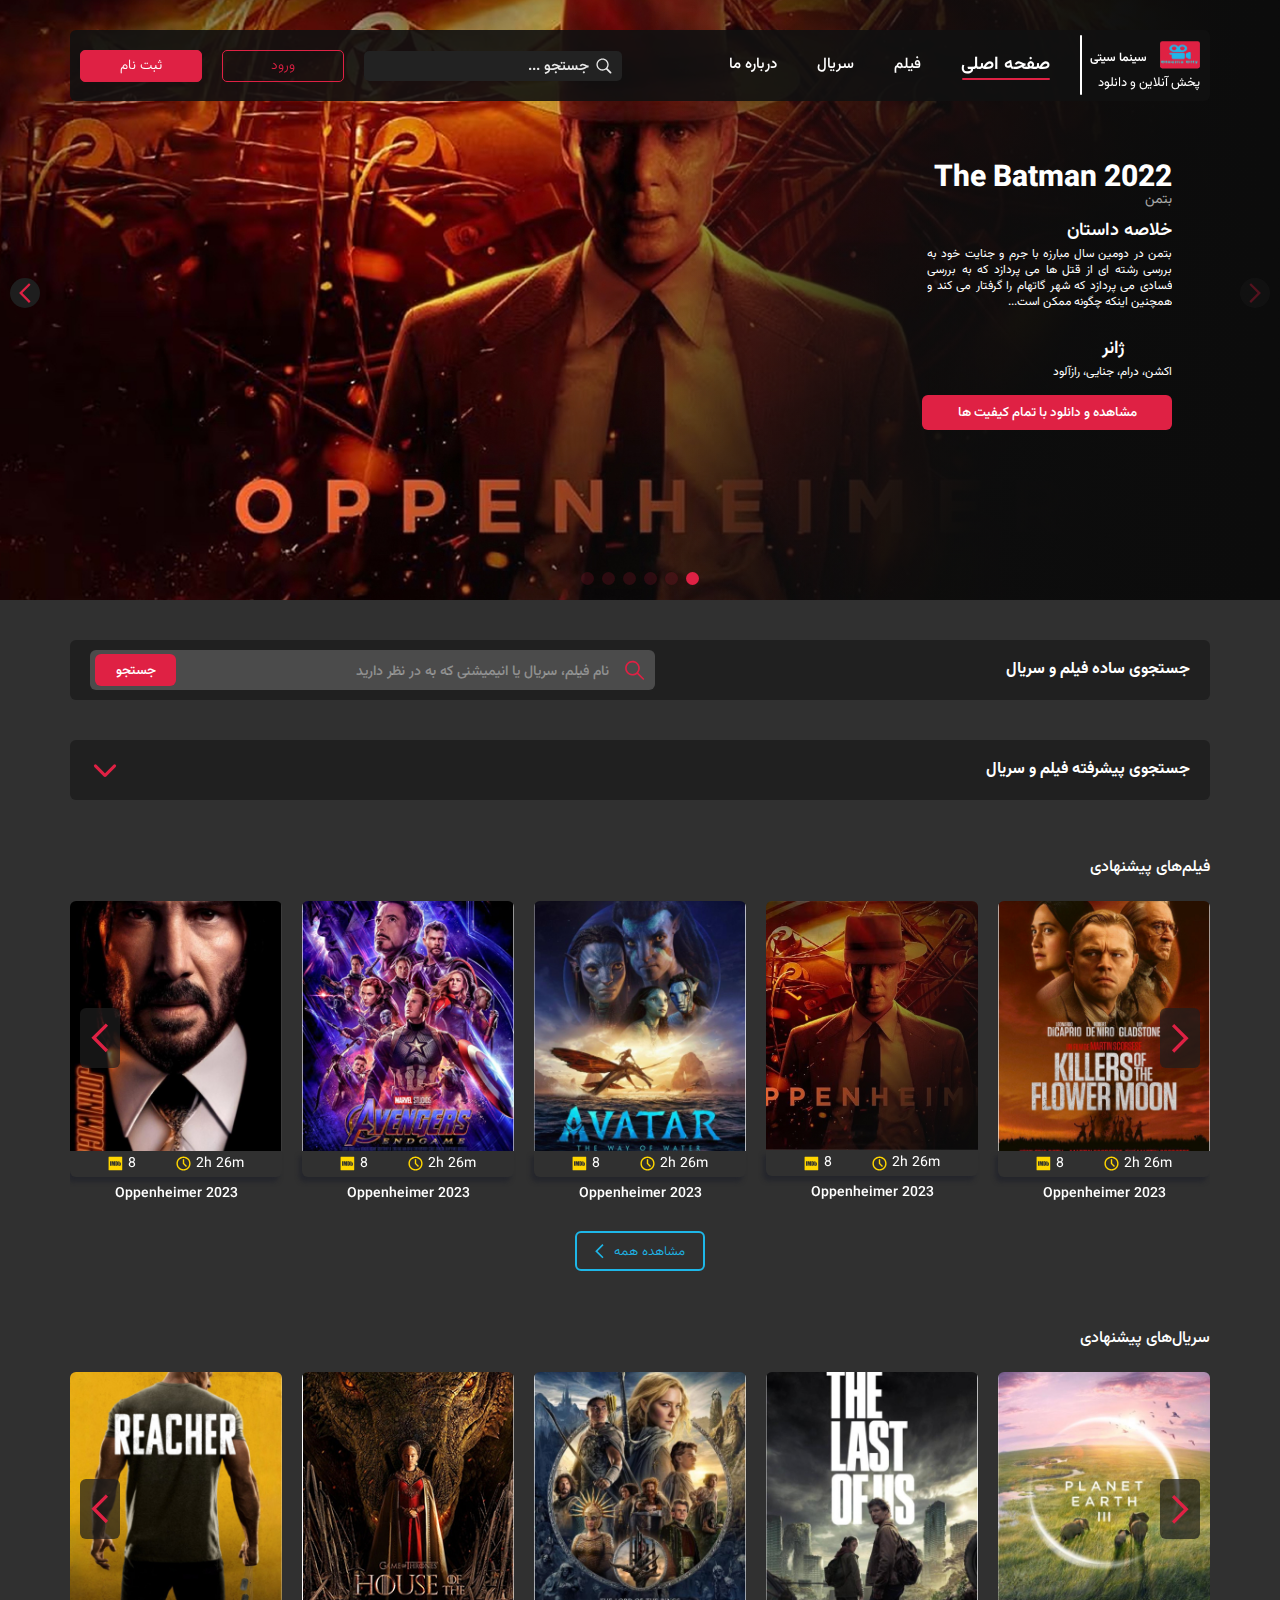
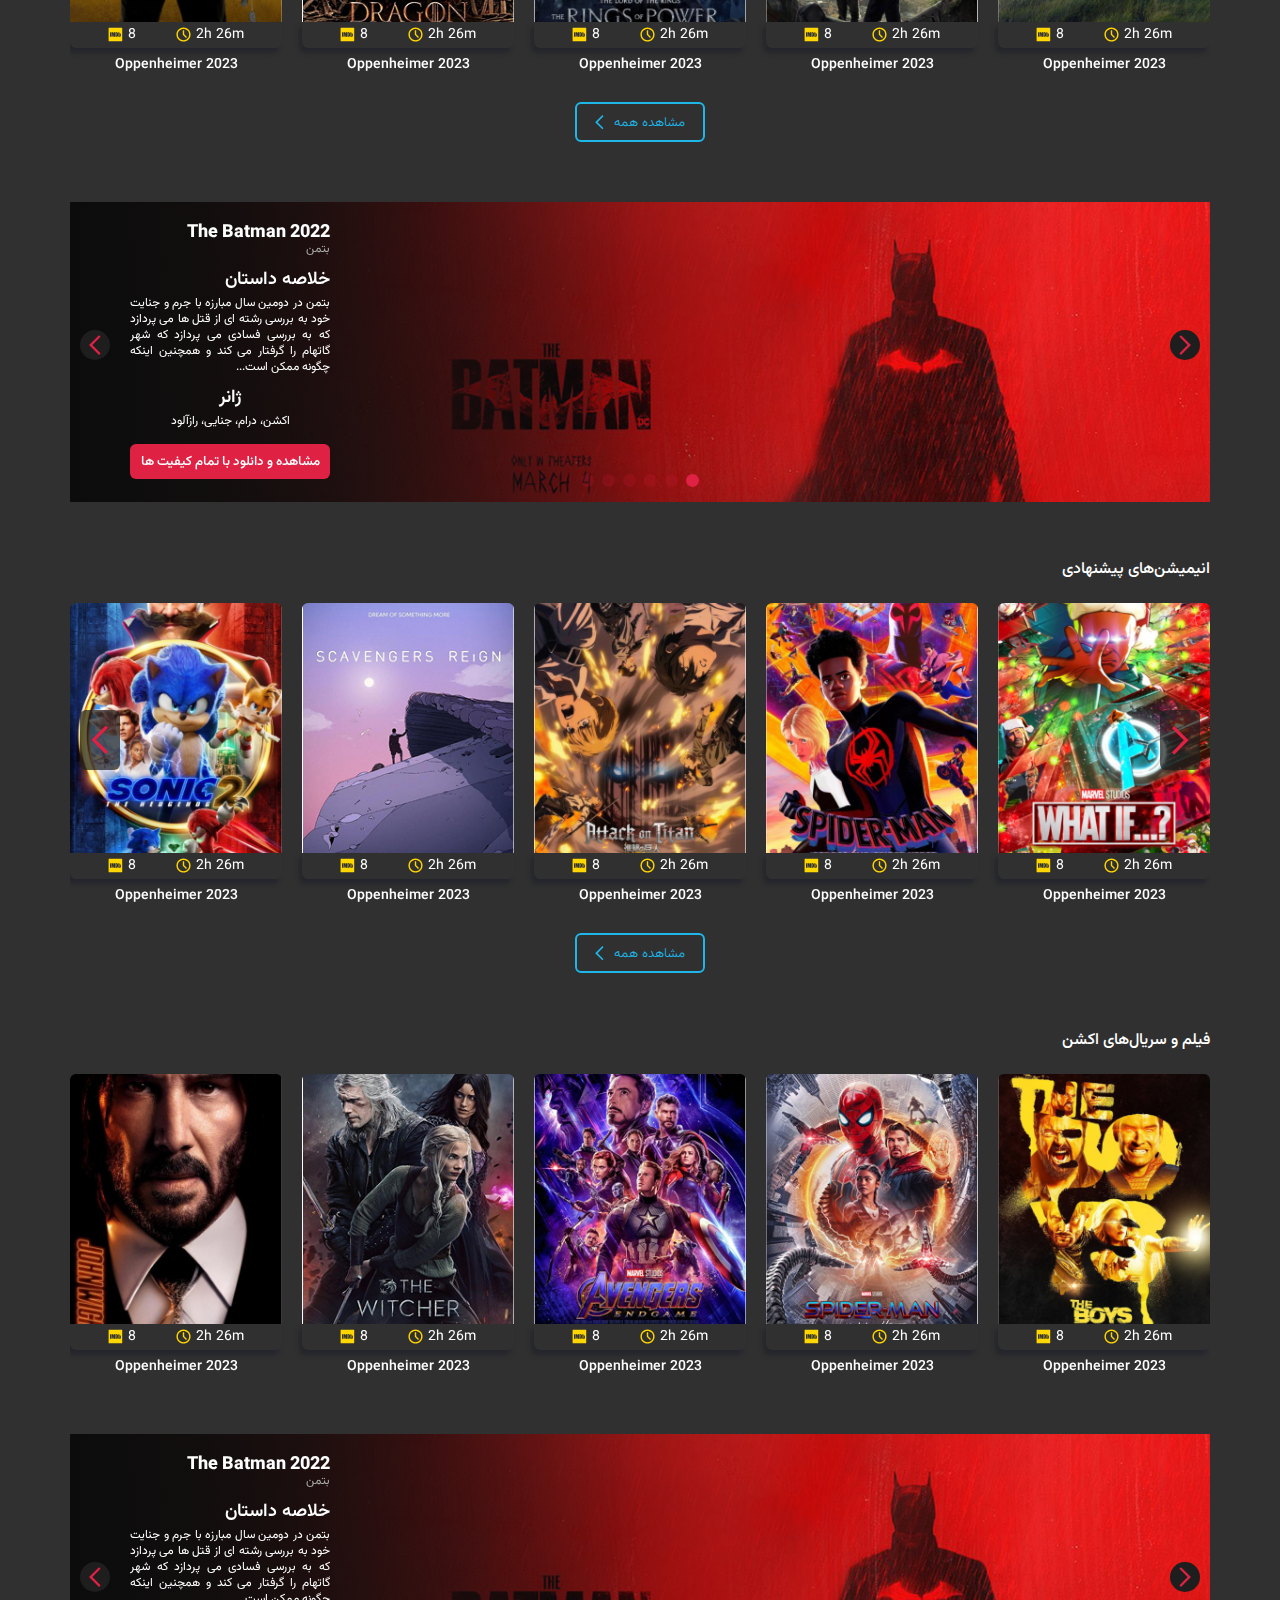
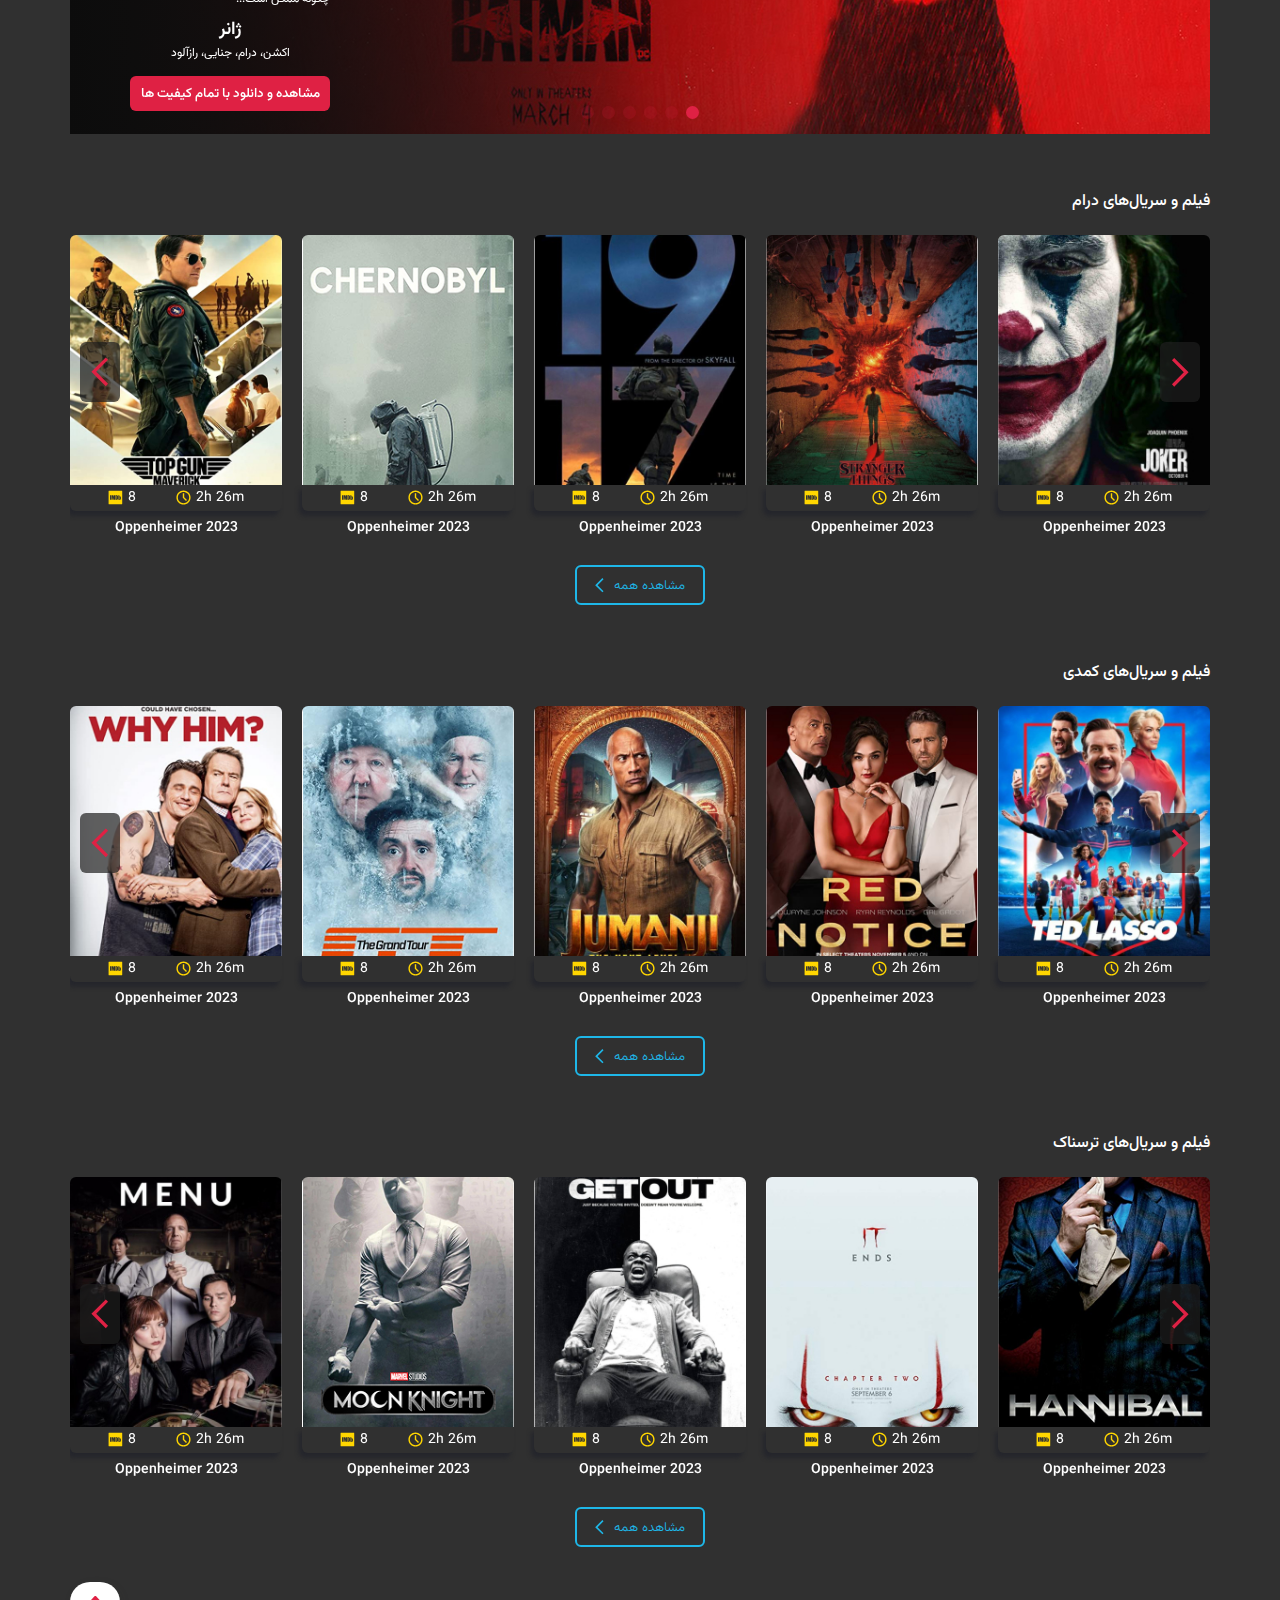
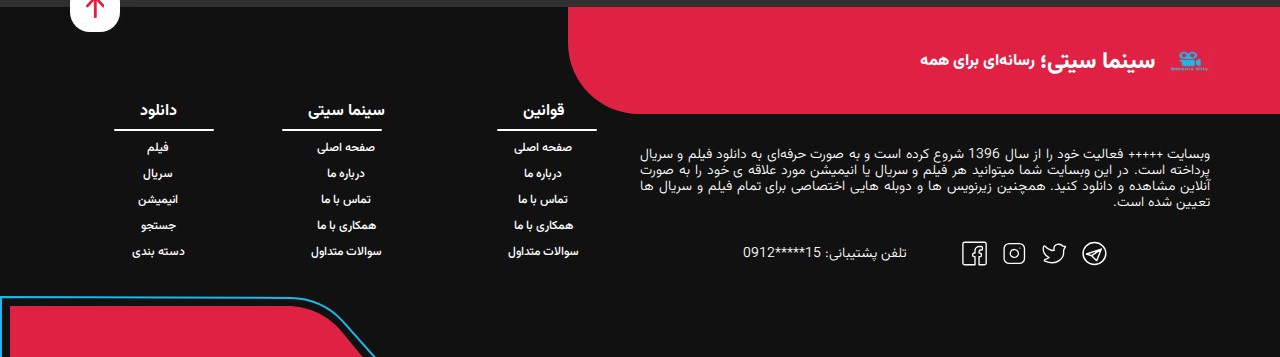
<file: index.html>
<!DOCTYPE html>
<html lang="en" dir="rtl">
<head>
    <meta charset="UTF-8">
    <meta name="viewport" content="width=device-width, initial-scale=1.0">
    <title>Cinema City</title>
    <link rel="icon" type="image/png" href="images/logopng.png">
    <link rel="stylesheet" href="styles/homepageApp.css">
    <link rel="stylesheet" href="styles/swiper-bundle.min.css">
</head>
<body>
    <!-- Header -->
    <div class="nav-sliding-wrapper">
        <svg id="closeMenu" class="nav-sliding__icon" xmlns:xlink="http://www.w3.org/1999/xlink" version="1.1" id="Layer_1" x="0px" y="0px" width="92px" height="92px" viewBox="0 0 92 92" enable-background="new 0 0 92 92" xml:space="preserve">
            <path id="XMLID_732_" d="M70.7,64.3c1.8,1.8,1.8,4.6,0,6.4c-0.9,0.9-2,1.3-3.2,1.3c-1.2,0-2.3-0.4-3.2-1.3L46,52.4L27.7,70.7  c-0.9,0.9-2,1.3-3.2,1.3s-2.3-0.4-3.2-1.3c-1.8-1.8-1.8-4.6,0-6.4L39.6,46L21.3,27.7c-1.8-1.8-1.8-4.6,0-6.4c1.8-1.8,4.6-1.8,6.4,0  L46,39.6l18.3-18.3c1.8-1.8,4.6-1.8,6.4,0c1.8,1.8,1.8,4.6,0,6.4L52.4,46L70.7,64.3z"/>
        </svg>
        <ul class="menu-sliding">
            <li class="menu-sliding__item">
                <a href="index.html" class="menu-sliding__link menu-sliding__link--active">صفحه اصلی</a>
            </li>
            <li class="menu-sliding__item">
                <a href="moviePage.html" class="menu-sliding__link">فیلم</a>
            </li>
            <li class="menu-sliding__item">
                <a href="#" class="menu-sliding__link">سریال</a>
            </li>
            <li class="menu-sliding__item">
                <a href="#" class="menu-sliding__link">درباره ما</a>
            </li>
            <li class="menu-sliding__item">
                <div class="menu-sliding__link-wrapper">
                    <svg class="menu-sliding__link-icon" width="40" height="40" viewBox="0 0 40 40" fill="none">
                        <path fill-rule="evenodd" clip-rule="evenodd" d="M20 4C17.2015 3.99949 14.4519 4.73298 12.0255 6.12726C9.59904 7.52154 7.58076 9.52784 6.17205 11.9459C4.76335 14.364 4.0135 17.1092 3.99736 19.9077C3.98121 22.7061 4.69932 25.4598 6.08002 27.894C7.01324 26.6812 8.21288 25.6992 9.58619 25.024C10.9595 24.3487 12.4697 23.9984 14 24H26C27.5303 23.9984 29.0405 24.3487 30.4139 25.024C31.7872 25.6992 32.9868 26.6812 33.92 27.894C35.3007 25.4598 36.0188 22.7061 36.0027 19.9077C35.9865 17.1092 35.2367 14.364 33.828 11.9459C32.4193 9.52784 30.401 7.52154 27.9746 6.12726C25.5482 4.73298 22.7985 3.99949 20 4ZM35.886 32.152C38.5601 28.6659 40.0065 24.3935 40 20C40 8.954 31.046 0 20 0C8.95402 0 2.25065e-05 8.954 2.25065e-05 20C-0.00658037 24.3936 1.43983 28.666 4.11402 32.152L4.10402 32.188L4.81402 33.014C6.68979 35.207 9.01879 36.9672 11.6405 38.1733C14.2622 39.3793 17.1142 40.0026 20 40C24.0547 40.0075 28.0148 38.7758 31.35 36.47C32.7719 35.4876 34.0612 34.326 35.186 33.014L35.896 32.188L35.886 32.152ZM20 8C18.4087 8 16.8826 8.63214 15.7574 9.75736C14.6322 10.8826 14 12.4087 14 14C14 15.5913 14.6322 17.1174 15.7574 18.2426C16.8826 19.3679 18.4087 20 20 20C21.5913 20 23.1174 19.3679 24.2427 18.2426C25.3679 17.1174 26 15.5913 26 14C26 12.4087 25.3679 10.8826 24.2427 9.75736C23.1174 8.63214 21.5913 8 20 8Z" fill="#DF2144"/>
                    </svg>
                    <a href="#" class="menu-sliding__link">حساب کاربری</a>
                </div>
            </li>
        </ul>
        <div class="sliding-links">
            <a href="loginPage.html" class="nav-links__link nav-links--border1 sliding-links__link">ورود</a>
            <a href="loginPage.html" class="nav-links__link nav-links--border2 sliding-links__link">ثبت نام</a>
        </div>
    </div>
    <header class="header">
        <div class="container">
            <nav class="nav">
                <div class="nav-wraper-right">
                    <div class="nav-wraper-logo">
                        <div class="logo__wraper">
                            <a href="#" class="nav-logo">
                                <!-- <svg class="nav-logo__img" xmlns="http://www.w3.org/2000/svg" width="40" height="32" viewBox="0 0 40 32" fill="none">
                                    <rect width="40" height="32" rx="4" fill="#DF2144"/>
                                </svg> -->
                                <svg class="nav-logo__img" xmlns="http://www.w3.org/2000/svg" xmlns:xlink="http://www.w3.org/1999/xlink" width="226" height="154" viewBox="0 0 226 154" fill="none">
                                    <rect x="0.599976" width="224.8" height="153.236" rx="12" fill="url(#pattern0_801_527)"/>
                                    <defs>
                                    <pattern id="pattern0_801_527" patternContentUnits="objectBoundingBox" width="1" height="1">
                                    <use xlink:href="#image0_801_527" transform="matrix(0.00833333 0 0 0.0122252 0 -0.0501324)"/>
                                    </pattern>
                                    <image id="image0_801_527" width="120" height="90" preserveAspectRatio="none" xlink:href="[data-uri]"/>
                                    </defs>
                                </svg>
                            </a>
                            <p class="nav-logo__title">سینما سیتی </p>
                        </div>
                        <p class="nav-logo__content">پخش آنلاین و دانلود</p>
                    </div>
                    <svg id="openMenu" class="nav__sliding-icon" width="24" height="24" viewBox="0 0 24 24" fill="none">
                        <path d="M5 6H12H19M5 12H19M5 18H19" stroke="black" stroke-width="1.5" stroke-linecap="round"/>
                    </svg>
                    <div class="nav-wraper-menu">
                        <ul class="menu">
                            <li class="menu__item">
                                <a href="index.html" class="menu__link menu__link--active">صفحه اصلی</a>
                            </li>
                            <li class="menu__item">
                                <a href="moviePage.html" class="menu__link">فیلم</a>
                            </li>
                            <li class="menu__item">
                                <a href="#" class="menu__link">سریال</a>
                            </li>
                            <li class="menu__item">
                                <a href="#" class="menu__link">درباره ما</a>
                            </li>
                        </ul>
                    </div>
                </div>
                <div class="nav-wraper-left">
                    <div class="nav-wraper-search">
                        <form class="nav__form">
                            <input type="nav__search" class="search" placeholder="جستجو ...">
                            <button class="nav__search-btn">
                                <svg class="search-btn" xmlns="http://www.w3.org/2000/svg" width="20" height="20" viewBox="0 0 20 20" fill="none">
                                    <path d="M8.26729 15.9014C9.87827 15.8993 11.4483 15.3934 12.7574 14.4546L17.5184 19.216C17.6253 19.3223 17.7523 19.4063 17.8919 19.4632C18.0316 19.5201 18.1811 19.5487 18.3319 19.5473C18.985 19.5473 19.4569 19.045 19.4569 18.4022C19.4569 18.1009 19.3566 17.8197 19.1354 17.599L14.4044 12.8577C15.3987 11.5519 15.9914 9.93487 15.9914 8.17687C15.9914 3.92801 12.5161 0.452728 8.26729 0.452728C4.00857 0.452728 0.543144 3.92801 0.543144 8.17687C0.543144 12.4257 4.00857 15.9014 8.26729 15.9014ZM8.26729 14.2339C4.94243 14.2339 2.21029 11.4919 2.21029 8.17687C2.21029 4.8623 4.94243 2.11987 8.26729 2.11987C11.5819 2.11987 14.3243 4.8623 14.3243 8.17687C14.3243 11.4919 11.5819 14.2339 8.26729 14.2339Z" fill="#EAEAEA"/>
                                </svg>
                            </button>
                        </form>
                    </div>
                    <div class="nav-wraper-links">
                        <a href="loginPage.html" class="nav-links__link nav-links--border1">ورود</a>
                        <a href="loginPage.html" class="nav-links__link nav-links--border2">ثبت نام</a>
                    </div>
                </div>
            </nav>
        </div>
        <!-- Swiper -->
        <div class="swiper mySwiper" style="position: absolute; top: 0;">
          <div class="swiper-wrapper">
            <div class="swiper-slide">
                <img src="images/Home Page/oppen.jpg" alt="Swiper Image" class="swiper-slide-img">
                <div class="mySwiper-overlay"></div>
                <div class="movie__bar-content swiper-content">
                    <p class="movie__bar-title swiper-title">The Batman 2022</p>
                    <p class="movie__bar-name swiper-name">بتمن</p>
                    <p class="movie__bar-titr">خلاصه داستان</p>
                    <p class="movie__bar-text swiper-text">بتمن در دومین سال مبارزه با جرم و جنایت خود به بررسی رشته ای از قتل ها می پردازد که به بررسی فسادی می پردازد که شهر گاتهام را گرفتار می کند و همچنین اینکه چگونه ممکن است...</p>
                    <div class="movie__bar-wrapper mySwiper-wrapper">
                        <p class="movie__bar-genre">ژانر</p>
                        <p class="movie__bar-genre-content">اکشن، درام، جنایی‌، رازآلود</p>
                    </div>
                    <button onclick="window.open('downloadPage.html', '_self')" class="movie__bar-btn">مشاهده و دانلود با تمام کیفیت ها</button>
                </div>
            </div>
            <div class="swiper-slide">
                <img src="images/Home Page/batman.jpg" alt="Swiper Image" class="swiper-slide-img">
                <div class="mySwiper-overlay"></div>
                <div class="movie__bar-content swiper-content">
                    <p class="movie__bar-title swiper-title">The Batman 2022</p>
                    <p class="movie__bar-name swiper-name">بتمن</p>
                    <p class="movie__bar-titr">خلاصه داستان</p>
                    <p class="movie__bar-text swiper-text">بتمن در دومین سال مبارزه با جرم و جنایت خود به بررسی رشته ای از قتل ها می پردازد که به بررسی فسادی می پردازد که شهر گاتهام را گرفتار می کند و همچنین اینکه چگونه ممکن است...</p>
                    <div class="movie__bar-wrapper mySwiper-wrapper">
                        <p class="movie__bar-genre">ژانر</p>
                        <p class="movie__bar-genre-content">اکشن، درام، جنایی‌، رازآلود</p>
                    </div>
                    <button onclick="window.open('downloadPage.html', '_self')" class="movie__bar-btn">مشاهده و دانلود با تمام کیفیت ها</button>
                </div>
            </div>
            <div class="swiper-slide">
                <img src="images/Home Page/Heads-of-State.webp" alt="Swiper Image" class="swiper-slide-img">
                <div class="mySwiper-overlay"></div>
                <div class="movie__bar-content swiper-content">
                    <p class="movie__bar-title swiper-title">The Batman 2022</p>
                    <p class="movie__bar-name swiper-name">بتمن</p>
                    <p class="movie__bar-titr">خلاصه داستان</p>
                    <p class="movie__bar-text swiper-text">بتمن در دومین سال مبارزه با جرم و جنایت خود به بررسی رشته ای از قتل ها می پردازد که به بررسی فسادی می پردازد که شهر گاتهام را گرفتار می کند و همچنین اینکه چگونه ممکن است...</p>
                    <div class="movie__bar-wrapper mySwiper-wrapper">
                        <p class="movie__bar-genre">ژانر</p>
                        <p class="movie__bar-genre-content">اکشن، درام، جنایی‌، رازآلود</p>
                    </div>
                    <button onclick="window.open('downloadPage.html', '_self')" class="movie__bar-btn">مشاهده و دانلود با تمام کیفیت ها</button>
                </div>
            </div>
            <div class="swiper-slide">
                <img src="images/Home Page/image_photo_1746265758.webp" alt="Swiper Image" class="swiper-slide-img">
                <div class="mySwiper-overlay"></div>
                <div class="movie__bar-content swiper-content">
                    <p class="movie__bar-title swiper-title">The Batman 2022</p>
                    <p class="movie__bar-name swiper-name">بتمن</p>
                    <p class="movie__bar-titr">خلاصه داستان</p>
                    <p class="movie__bar-text swiper-text">بتمن در دومین سال مبارزه با جرم و جنایت خود به بررسی رشته ای از قتل ها می پردازد که به بررسی فسادی می پردازد که شهر گاتهام را گرفتار می کند و همچنین اینکه چگونه ممکن است...</p>
                    <div class="movie__bar-wrapper mySwiper-wrapper">
                        <p class="movie__bar-genre">ژانر</p>
                        <p class="movie__bar-genre-content">اکشن، درام، جنایی‌، رازآلود</p>
                    </div>
                    <button onclick="window.open('downloadPage.html', '_self')" class="movie__bar-btn">مشاهده و دانلود با تمام کیفیت ها</button>
                </div>
            </div>
            <div class="swiper-slide">
                <img src="images/Home Page/penguin.jpg" alt="Swiper Image" class="swiper-slide-img">
                <div class="mySwiper-overlay"></div>
                <div class="movie__bar-content swiper-content">
                    <p class="movie__bar-title swiper-title">The Batman 2022</p>
                    <p class="movie__bar-name swiper-name">بتمن</p>
                    <p class="movie__bar-titr">خلاصه داستان</p>
                    <p class="movie__bar-text swiper-text">بتمن در دومین سال مبارزه با جرم و جنایت خود به بررسی رشته ای از قتل ها می پردازد که به بررسی فسادی می پردازد که شهر گاتهام را گرفتار می کند و همچنین اینکه چگونه ممکن است...</p>
                    <div class="movie__bar-wrapper mySwiper-wrapper">
                        <p class="movie__bar-genre">ژانر</p>
                        <p class="movie__bar-genre-content">اکشن، درام، جنایی‌، رازآلود</p>
                    </div>
                    <button onclick="window.open('downloadPage.html', '_self')" class="movie__bar-btn">مشاهده و دانلود با تمام کیفیت ها</button>
                </div>
            </div>
            <div class="swiper-slide">
                <img src="images/Home Page/The_Old_Guard.jpg" alt="Swiper Image" class="swiper-slide-img">
                <div class="mySwiper-overlay"></div>
                <div class="movie__bar-content swiper-content">
                    <p class="movie__bar-title swiper-title">The Batman 2022</p>
                    <p class="movie__bar-name swiper-name">بتمن</p>
                    <p class="movie__bar-titr">خلاصه داستان</p>
                    <p class="movie__bar-text swiper-text">بتمن در دومین سال مبارزه با جرم و جنایت خود به بررسی رشته ای از قتل ها می پردازد که به بررسی فسادی می پردازد که شهر گاتهام را گرفتار می کند و همچنین اینکه چگونه ممکن است...</p>
                    <div class="movie__bar-wrapper mySwiper-wrapper">
                        <p class="movie__bar-genre">ژانر</p>
                        <p class="movie__bar-genre-content">اکشن، درام، جنایی‌، رازآلود</p>
                    </div>
                    <button onclick="window.open('downloadPage.html', '_self')" class="movie__bar-btn">مشاهده و دانلود با تمام کیفیت ها</button>
                </div>
            </div>
          </div>
          <div class="swiper-button-next swiper-next">
            <svg class="swiper-next__icon" xmlns="http://www.w3.org/2000/svg" width="18" height="29" viewBox="0 0 18 29" fill="none">
                <path d="M14.8 29.0069L17.04 26.6069L5.2 14.6069L17.04 2.60688L14.8 0.206881L0.400001 14.6069L14.8 29.0069Z" fill="#DF2144"/>
            </svg>
          </div>
          <div class="swiper-button-prev swiper-prev">
            <svg class="swiper-prev__icon" xmlns="http://www.w3.org/2000/svg" width="18" height="29" viewBox="0 0 18 29" fill="none">
                <path d="M3.19999 0.206894L0.959991 2.60689L12.8 14.6069L0.959991 26.6069L3.19999 29.0069L17.6 14.6069L3.19999 0.206894Z" fill="#DF2144"/>
            </svg>
          </div>
          <div class="swiper-pagination"></div>
        </div>
    </header>
    <!-- Main -->
    <main class="main">
        <div class="container">
            <!-- Search-Movie -->
            <section class="search-movie">
                <div class="search-movie-title">
                    <p class="search-movie__title">جستجوی ساده فیلم و سریال</p>
                </div>
                <div class="search-movie__box">
                    <form class="search-movie__form">
                        <svg class="search-movie__icon" xmlns="http://www.w3.org/2000/svg" width="27" height="27" viewBox="0 0 27 27" fill="none">
                            <path fill-rule="evenodd" clip-rule="evenodd" d="M16.5775 18.169C14.5557 19.7844 11.9922 20.5643 9.41333 20.3486C6.83449 20.1329 4.43613 18.9379 2.71083 17.0091C0.985525 15.0803 0.0642587 12.5641 0.136238 9.97721C0.208217 7.39036 1.26798 4.92925 3.09786 3.09937C4.92775 1.26948 7.38885 0.20972 9.9757 0.137741C12.5625 0.0657616 15.0788 0.987028 17.0076 2.71233C18.9364 4.43763 20.1314 6.83599 20.3471 9.41484C20.5628 11.9937 19.7829 14.5572 18.1675 16.579L25.9015 24.3115C26.012 24.4145 26.1007 24.5387 26.1622 24.6767C26.2237 24.8147 26.2567 24.9637 26.2594 25.1147C26.2621 25.2658 26.2343 25.4158 26.1777 25.5559C26.1211 25.696 26.0369 25.8232 25.9301 25.9301C25.8232 26.0369 25.696 26.1211 25.5559 26.1777C25.4158 26.2343 25.2658 26.2621 25.1147 26.2594C24.9637 26.2567 24.8147 26.2237 24.6767 26.1622C24.5387 26.1007 24.4145 26.012 24.3115 25.9015L16.5775 18.169ZM4.6885 15.826C3.58756 14.725 2.83773 13.3222 2.53377 11.7952C2.22981 10.2681 2.38536 8.68516 2.98077 7.24645C3.57618 5.80775 4.58471 4.57784 5.87892 3.71216C7.17313 2.84647 8.69491 2.38388 10.252 2.38283C11.809 2.38178 13.3314 2.84233 14.6268 3.70627C15.9221 4.57021 16.9323 5.79876 17.5297 7.23666C18.127 8.67457 18.2847 10.2573 17.9828 11.7848C17.6809 13.3123 16.933 14.716 15.8335 15.8185L15.826 15.826L15.8185 15.832C14.3411 17.3059 12.3391 18.1332 10.2523 18.1321C8.16537 18.131 6.16427 17.3015 4.6885 15.826Z" fill="#DF2144"/>
                        </svg>
                        <input type="search" class="search-movie__input" placeholder="نام فیلم، سریال یا انیمیشنی که به در نظر دارید ">
                        <button class="search-movie__btn">جستجو</button>
                    </form>
                </div>
            </section>
            <!-- Advanced-Movie -->
            <section class="adv-search">
                <div class="adv__title">
                    <p class="adv-title">جستجوی پیشرفته فیلم و سریال</p>
                    <div class="adv__btn"></div>
                </div>
                <div class="adv__content">
                    <div class="adv__wraper-form">
                        <div class="adv-form">
                            <p class="adv-form-title">نوع</p>
                            <form class="adv__form">
                                <input type="text" class="adv-form-input" placeholder="همه">
                                <svg class="adv__svg" xmlns="http://www.w3.org/2000/svg" width="15" height="8" viewBox="0 0 15 8" fill="none">
                                    <path d="M14.25 1.25001L13.125 0.200012L7.5 5.75001L1.875 0.200012L0.75 1.25001L7.5 8.00001L14.25 1.25001Z" fill="#DF2144"/>
                                </svg>
                            </form>
                        </div>
                        <div class="adv-form">
                            <p class="adv-form-title">ژانر</p>
                            <form class="adv__form">
                                <input type="text" class="adv-form-input" placeholder="همه">
                                <svg class="adv__svg" xmlns="http://www.w3.org/2000/svg" width="15" height="8" viewBox="0 0 15 8" fill="none">
                                    <path d="M14.25 1.25001L13.125 0.200012L7.5 5.75001L1.875 0.200012L0.75 1.25001L7.5 8.00001L14.25 1.25001Z" fill="#DF2144"/>
                                </svg>
                            </form>
                        </div>
                        <div class="adv-form">
                            <p class="adv-form-title">سال انتشار از</p>
                            <form class="adv__form">
                                <input type="text" class="adv-form-input" placeholder="انتخاب نشده">
                                <svg class="adv__svg" xmlns="http://www.w3.org/2000/svg" width="15" height="8" viewBox="0 0 15 8" fill="none">
                                    <path d="M14.25 1.25001L13.125 0.200012L7.5 5.75001L1.875 0.200012L0.75 1.25001L7.5 8.00001L14.25 1.25001Z" fill="#DF2144"/>
                                </svg>
                            </form>
                        </div>
                        <div class="adv-form">
                            <p class="adv-form-title">سال انتشار تا</p>
                            <form class="adv__form">
                                <input type="text" class="adv-form-input" placeholder="انتخاب نشده">
                                <svg class="adv__svg" xmlns="http://www.w3.org/2000/svg" width="15" height="8" viewBox="0 0 15 8" fill="none">
                                    <path d="M14.25 1.25001L13.125 0.200012L7.5 5.75001L1.875 0.200012L0.75 1.25001L7.5 8.00001L14.25 1.25001Z" fill="#DF2144"/>
                                </svg>
                            </form>
                        </div>
                        <div class="adv-form">
                            <p class="adv-form-title">کشور</p>
                            <form class="adv__form">
                                <input type="text" class="adv-form-input" placeholder="همه">
                                <svg class="adv__svg" xmlns="http://www.w3.org/2000/svg" width="15" height="8" viewBox="0 0 15 8" fill="none">
                                    <path d="M14.25 1.25001L13.125 0.200012L7.5 5.75001L1.875 0.200012L0.75 1.25001L7.5 8.00001L14.25 1.25001Z" fill="#DF2144"/>
                                </svg>
                            </form>
                        </div>
                        <div class="adv-form">
                            <p class="adv-form-title">امتیاز  IMDB از</p>
                            <form class="adv__form">
                                <input type="text" class="adv-form-input" placeholder="انتخاب نشده">
                                <svg class="adv__svg" xmlns="http://www.w3.org/2000/svg" width="15" height="8" viewBox="0 0 15 8" fill="none">
                                    <path d="M14.25 1.25001L13.125 0.200012L7.5 5.75001L1.875 0.200012L0.75 1.25001L7.5 8.00001L14.25 1.25001Z" fill="#DF2144"/>
                                </svg>
                            </form>
                        </div>
                        <div class="adv-form">
                            <p class="adv-form-title">امتیاز Imdb تا</p>
                            <form class="adv__form">
                                <input type="text" class="adv-form-input" placeholder="انتخاب نشده">
                                <svg class="adv__svg" xmlns="http://www.w3.org/2000/svg" width="15" height="8" viewBox="0 0 15 8" fill="none">
                                    <path d="M14.25 1.25001L13.125 0.200012L7.5 5.75001L1.875 0.200012L0.75 1.25001L7.5 8.00001L14.25 1.25001Z" fill="#DF2144"/>
                                </svg>
                            </form>
                        </div>
                        <div class="adv-form">
                            <p class="adv-form-title">رده سنی</p>
                            <form class="adv__form">
                                <input type="text" class="adv-form-input" placeholder="همه">
                                <svg class="adv__svg" xmlns="http://www.w3.org/2000/svg" width="15" height="8" viewBox="0 0 15 8" fill="none">
                                    <path d="M14.25 1.25001L13.125 0.200012L7.5 5.75001L1.875 0.200012L0.75 1.25001L7.5 8.00001L14.25 1.25001Z" fill="#DF2144"/>
                                </svg>
                            </form>
                        </div>
                        <div class="adv-form">
                            <p class="adv-form-title">ترتیب</p>
                            <form class="adv__form">
                                <input type="text" class="adv-form-input" placeholder="بر اساس امتیاز IMDB">
                                <svg class="adv__svg" xmlns="http://www.w3.org/2000/svg" width="15" height="8" viewBox="0 0 15 8" fill="none">
                                    <path d="M14.25 1.25001L13.125 0.200012L7.5 5.75001L1.875 0.200012L0.75 1.25001L7.5 8.00001L14.25 1.25001Z" fill="#DF2144"/>
                                </svg>
                            </form>
                        </div>
                        <div class="adv-form adv__BTN">
                            <p class="adv-form-title">دوبله</p>
                            <div class="adv-form__dublebtn">
                                <div class="adv-form__duble-btn"></div>
                            </div>
                        </div>
                        <div class="adv-form adv__BTN">
                            <p class="adv-form-title">زیرنویس</p>
                            <div class="adv-form__subtitlebtn">
                                <div class="adv-form__subtitle-btn"></div>
                            </div>
                        </div>
                        <button class="adv-search__btn btn">اعمال فیلتر و جستجو</button>
                    </div>
                </div>
            </section>
            <section class="movie__slide">
                <p class="movie__title">فیلم‌های پیشنهادی</p>
                <!-- Swiper -->
                    <div class="swiper movieSwiper">
                        <div class="swiper-wrapper">
                            <div class="swiper-slide movie-swiper-slide">
                                <div id="wrapper1" class="movie-swiper-slide-wrapper">
                                    <img src="images/Home Page/Rectangle 23 (1).jpg" alt="Swiper Image" class="movie-swiper-slide-img swiper-slide-img">
                                    <div id="caption1" class="movie-swiper-caption">
                                        <p class="movie__content-title">خلاصه داستان</p>
                                        <p class="movie__content">فیلم اوپنهایمر Oppenheimer پدر بمب اتم به کارگردانی کریستوفر نولان است . فیلم بر اساس وقایع واقعی با روایت داستان جی رابرت اوپنهایمر است. اساس زندگینامه کای برد و مارتین جی شروین است. این فیلم قرار است در تاریخ 21 جولای 2023 در سینماهای ایالات متحده اکران شود. این فیلم برای اولین بار برای یونیورسال پیکچرز پخش می شود.</p>
                                        <div class="movie-swiper__content-wrapper">
                                            <div class="movie-swiper-ageGroup">
                                                <p class="movie__ageGroup-title">رده سنیی</p>
                                                <p class="movie__ageGroup-content">TV-MA</p>
                                            </div>
                                            <div class="movie-swiper-genre">
                                                <p class="movie__genre-title">ژانر</p>
                                                <p class="movie__genre-content">اکشن، درام، هیجان انگیز، ماجراجویی</p>
                                            </div>
                                        </div>
                                    </div>
                                    <div class="movie-swiper-content">
                                        <span class="movie-swiper__time">2h 26m</span>
                                        <svg class="movie-swiper__icon" xmlns="http://www.w3.org/2000/svg" width="16" height="17" viewBox="0 0 16 17" fill="none">
                                            <path d="M7.99997 16.5393C5.87824 16.5393 3.84341 15.6965 2.34312 14.1962C0.842824 12.6959 -3.05176e-05 10.661 -3.05176e-05 8.53931C-3.05176e-05 6.41757 0.842824 4.38274 2.34312 2.88245C3.84341 1.38216 5.87824 0.539307 7.99997 0.539307C10.1217 0.539307 12.1565 1.38216 13.6568 2.88245C15.1571 4.38274 16 6.41757 16 8.53931C16 10.661 15.1571 12.6959 13.6568 14.1962C12.1565 15.6965 10.1217 16.5393 7.99997 16.5393ZM7.99997 14.9393C9.69736 14.9393 11.3252 14.265 12.5255 13.0648C13.7257 11.8646 14.4 10.2367 14.4 8.53931C14.4 6.84192 13.7257 5.21406 12.5255 4.01382C11.3252 2.81359 9.69736 2.13931 7.99997 2.13931C6.30258 2.13931 4.67472 2.81359 3.47449 4.01382C2.27425 5.21406 1.59997 6.84192 1.59997 8.53931C1.59997 10.2367 2.27425 11.8646 3.47449 13.0648C4.67472 14.265 6.30258 14.9393 7.99997 14.9393ZM7.19997 8.86731V3.73931H8.79997V8.21131L11.96 11.3713L10.832 12.4993L7.19997 8.86731Z" fill="#FFD600"/>
                                        </svg>
                                        <span class="movie-swiper__imdb">8</span>
                                        <svg class="movie-swiper__icon" xmlns="http://www.w3.org/2000/svg" width="17" height="17" viewBox="0 0 17 17" fill="none">
<g clip-path="url(#clip0_799_440)">
<path d="M9.93896 6.93207V6.93457C9.88946 6.90307 9.78796 6.88757 9.66046 6.88757V10.0986C9.83996 10.0986 9.95196 10.0571 9.99396 9.98657C10.0355 9.91907 10.0565 9.71857 10.0565 9.39807V7.48657C10.0565 7.26757 10.054 7.12707 10.0355 7.06707C10.02 7.00207 9.99096 6.95757 9.94146 6.93157L9.93896 6.93207ZM15.3425 0.539074H1.48046C1.20175 0.55511 0.938394 0.67203 0.739566 0.868006C0.540737 1.06398 0.420025 1.32562 0.399963 1.60407L0.399963 15.4581C0.438963 16.0416 0.873963 16.4866 1.43646 16.5361C1.44696 16.5386 1.45746 16.5386 1.46796 16.5386H15.364C15.6471 16.5102 15.9097 16.3779 16.1011 16.1673C16.2925 15.9567 16.3992 15.6827 16.4005 15.3981V1.67907C16.399 1.39109 16.2896 1.11412 16.0938 0.90294C15.8979 0.69176 15.63 0.561735 15.343 0.538574L15.3425 0.539074ZM3.59546 10.9556H2.32446V6.04657H3.59546V10.9556ZM7.95446 10.9556H6.84746V7.64057L6.39946 10.9531H5.60796L5.14196 7.71357L5.13696 10.9531H4.02746V6.04657H5.67046C5.72796 6.39307 5.77746 6.74457 5.82396 7.09607L6.00346 8.34107L6.30046 6.04657H7.95396L7.95446 10.9556ZM11.2725 9.50257C11.2725 9.93757 11.244 10.2316 11.202 10.3826C11.17 10.5187 11.0941 10.6404 10.986 10.7291C10.8769 10.8202 10.7459 10.8812 10.606 10.9061C10.4575 10.9346 10.226 10.9556 9.92646 10.9556L9.92396 10.9531H8.38746V6.04657H9.33796C9.94746 6.04657 10.304 6.07807 10.5175 6.13007C10.7335 6.19007 10.9005 6.28107 11.015 6.41157C11.1245 6.53157 11.1975 6.67957 11.2235 6.84107C11.2575 6.99757 11.273 7.31007 11.273 7.77607L11.2725 9.50257ZM14.5695 9.81757C14.5695 10.1171 14.538 10.3281 14.5095 10.4791C14.468 10.6276 14.3795 10.7471 14.2385 10.8566C14.0875 10.9686 13.918 11.0181 13.7175 11.0181C13.5715 11.0181 13.384 10.9766 13.2645 10.9271C13.1313 10.8563 13.0142 10.7587 12.9205 10.6406L12.845 10.9556H11.699V6.04657L11.686 6.04407H12.8865V7.64307C12.9855 7.52607 13.0975 7.43757 13.225 7.37757C13.3722 7.32141 13.5284 7.29228 13.686 7.29157C13.837 7.29157 13.9855 7.31507 14.126 7.36957C14.2405 7.41657 14.3395 7.49207 14.4175 7.58857C14.4775 7.67207 14.5165 7.76807 14.5375 7.87007C14.5555 7.96107 14.566 8.15657 14.566 8.44807V9.81807L14.5695 9.81757ZM13.119 8.00807C13.041 8.00807 12.9915 8.03657 12.9705 8.08857C12.9495 8.14307 12.9315 8.28107 12.9315 8.50507V9.80207C12.9315 10.0181 12.9495 10.1591 12.9705 10.2186C12.9839 10.2467 13.0055 10.2702 13.0324 10.286C13.0593 10.3018 13.0903 10.3091 13.1215 10.3071C13.1995 10.3071 13.301 10.2756 13.322 10.2131C13.34 10.1481 13.3505 9.99957 13.3505 9.76507L13.3715 9.76257V8.50207C13.3715 8.30157 13.361 8.16357 13.3325 8.10107C13.301 8.03357 13.2025 8.00707 13.1215 8.00707L13.119 8.00807Z" fill="#FFD600"/>
</g>
<defs>
<clipPath id="clip0_799_440">
<rect width="16" height="16" fill="white" transform="translate(0.399963 0.539307)"/>
</clipPath>
</defs>
                                        </svg>
                                    </div>
                                </div>
                                <p class="movie-swiper-slide-title">Oppenheimer 2023</p>
                            </div>
                            <div class="swiper-slide movie-swiper-slide">
                                <div id="wrapper2" class="movie-swiper-slide-wrapper">
                                    <img src="images/Home Page/oppen.jpg" alt="Swiper Image" class="movie-swiper-slide-img swiper-slide-img">
                                    <div id="caption2" class="movie-swiper-caption">
                                        <p class="movie__content-title">خلاصه داستان</p>
                                        <p class="movie__content">فیلم اوپنهایمر Oppenheimer پدر بمب اتم به کارگردانی کریستوفر نولان است . فیلم بر اساس وقایع واقعی با روایت داستان جی رابرت اوپنهایمر است. اساس زندگینامه کای برد و مارتین جی شروین است. این فیلم قرار است در تاریخ 21 جولای 2023 در سینماهای ایالات متحده اکران شود. این فیلم برای اولین بار برای یونیورسال پیکچرز پخش می شود.</p>
                                        <div class="movie-swiper__content-wrapper">
                                            <div class="movie-swiper-ageGroup">
                                                <p class="movie__ageGroup-title">رده سنیی</p>
                                                <p class="movie__ageGroup-content">TV-MA</p>
                                            </div>
                                            <div class="movie-swiper-genre">
                                                <p class="movie__genre-title">ژانر</p>
                                                <p class="movie__genre-content">اکشن، درام، هیجان انگیز، ماجراجویی</p>
                                            </div>
                                        </div>
                                    </div>
                                    <div class="movie-swiper-content">
                                        <span class="movie-swiper__time">2h 26m</span>
                                        <svg class="movie-swiper__icon" xmlns="http://www.w3.org/2000/svg" width="16" height="17" viewBox="0 0 16 17" fill="none">
                                            <path d="M7.99997 16.5393C5.87824 16.5393 3.84341 15.6965 2.34312 14.1962C0.842824 12.6959 -3.05176e-05 10.661 -3.05176e-05 8.53931C-3.05176e-05 6.41757 0.842824 4.38274 2.34312 2.88245C3.84341 1.38216 5.87824 0.539307 7.99997 0.539307C10.1217 0.539307 12.1565 1.38216 13.6568 2.88245C15.1571 4.38274 16 6.41757 16 8.53931C16 10.661 15.1571 12.6959 13.6568 14.1962C12.1565 15.6965 10.1217 16.5393 7.99997 16.5393ZM7.99997 14.9393C9.69736 14.9393 11.3252 14.265 12.5255 13.0648C13.7257 11.8646 14.4 10.2367 14.4 8.53931C14.4 6.84192 13.7257 5.21406 12.5255 4.01382C11.3252 2.81359 9.69736 2.13931 7.99997 2.13931C6.30258 2.13931 4.67472 2.81359 3.47449 4.01382C2.27425 5.21406 1.59997 6.84192 1.59997 8.53931C1.59997 10.2367 2.27425 11.8646 3.47449 13.0648C4.67472 14.265 6.30258 14.9393 7.99997 14.9393ZM7.19997 8.86731V3.73931H8.79997V8.21131L11.96 11.3713L10.832 12.4993L7.19997 8.86731Z" fill="#FFD600"/>
                                        </svg>
                                        <span class="movie-swiper__imdb">8</span>
                                        <svg class="movie-swiper__icon" xmlns="http://www.w3.org/2000/svg" width="17" height="17" viewBox="0 0 17 17" fill="none">
<g clip-path="url(#clip0_799_440)">
<path d="M9.93896 6.93207V6.93457C9.88946 6.90307 9.78796 6.88757 9.66046 6.88757V10.0986C9.83996 10.0986 9.95196 10.0571 9.99396 9.98657C10.0355 9.91907 10.0565 9.71857 10.0565 9.39807V7.48657C10.0565 7.26757 10.054 7.12707 10.0355 7.06707C10.02 7.00207 9.99096 6.95757 9.94146 6.93157L9.93896 6.93207ZM15.3425 0.539074H1.48046C1.20175 0.55511 0.938394 0.67203 0.739566 0.868006C0.540737 1.06398 0.420025 1.32562 0.399963 1.60407L0.399963 15.4581C0.438963 16.0416 0.873963 16.4866 1.43646 16.5361C1.44696 16.5386 1.45746 16.5386 1.46796 16.5386H15.364C15.6471 16.5102 15.9097 16.3779 16.1011 16.1673C16.2925 15.9567 16.3992 15.6827 16.4005 15.3981V1.67907C16.399 1.39109 16.2896 1.11412 16.0938 0.90294C15.8979 0.69176 15.63 0.561735 15.343 0.538574L15.3425 0.539074ZM3.59546 10.9556H2.32446V6.04657H3.59546V10.9556ZM7.95446 10.9556H6.84746V7.64057L6.39946 10.9531H5.60796L5.14196 7.71357L5.13696 10.9531H4.02746V6.04657H5.67046C5.72796 6.39307 5.77746 6.74457 5.82396 7.09607L6.00346 8.34107L6.30046 6.04657H7.95396L7.95446 10.9556ZM11.2725 9.50257C11.2725 9.93757 11.244 10.2316 11.202 10.3826C11.17 10.5187 11.0941 10.6404 10.986 10.7291C10.8769 10.8202 10.7459 10.8812 10.606 10.9061C10.4575 10.9346 10.226 10.9556 9.92646 10.9556L9.92396 10.9531H8.38746V6.04657H9.33796C9.94746 6.04657 10.304 6.07807 10.5175 6.13007C10.7335 6.19007 10.9005 6.28107 11.015 6.41157C11.1245 6.53157 11.1975 6.67957 11.2235 6.84107C11.2575 6.99757 11.273 7.31007 11.273 7.77607L11.2725 9.50257ZM14.5695 9.81757C14.5695 10.1171 14.538 10.3281 14.5095 10.4791C14.468 10.6276 14.3795 10.7471 14.2385 10.8566C14.0875 10.9686 13.918 11.0181 13.7175 11.0181C13.5715 11.0181 13.384 10.9766 13.2645 10.9271C13.1313 10.8563 13.0142 10.7587 12.9205 10.6406L12.845 10.9556H11.699V6.04657L11.686 6.04407H12.8865V7.64307C12.9855 7.52607 13.0975 7.43757 13.225 7.37757C13.3722 7.32141 13.5284 7.29228 13.686 7.29157C13.837 7.29157 13.9855 7.31507 14.126 7.36957C14.2405 7.41657 14.3395 7.49207 14.4175 7.58857C14.4775 7.67207 14.5165 7.76807 14.5375 7.87007C14.5555 7.96107 14.566 8.15657 14.566 8.44807V9.81807L14.5695 9.81757ZM13.119 8.00807C13.041 8.00807 12.9915 8.03657 12.9705 8.08857C12.9495 8.14307 12.9315 8.28107 12.9315 8.50507V9.80207C12.9315 10.0181 12.9495 10.1591 12.9705 10.2186C12.9839 10.2467 13.0055 10.2702 13.0324 10.286C13.0593 10.3018 13.0903 10.3091 13.1215 10.3071C13.1995 10.3071 13.301 10.2756 13.322 10.2131C13.34 10.1481 13.3505 9.99957 13.3505 9.76507L13.3715 9.76257V8.50207C13.3715 8.30157 13.361 8.16357 13.3325 8.10107C13.301 8.03357 13.2025 8.00707 13.1215 8.00707L13.119 8.00807Z" fill="#FFD600"/>
</g>
<defs>
<clipPath id="clip0_799_440">
<rect width="16" height="16" fill="white" transform="translate(0.399963 0.539307)"/>
</clipPath>
</defs>
                                        </svg>
                                    </div>
                                </div>
                                <p class="movie-swiper-slide-title">Oppenheimer 2023</p>
                            </div>
                            <div class="swiper-slide movie-swiper-slide">
                                <div id="wrapper3" class="movie-swiper-slide-wrapper">
                                    <img src="images/Home Page/Rectangle 23 (2).jpg" alt="Swiper Image" class="movie-swiper-slide-img swiper-slide-img">
                                    <div id="caption3" class="movie-swiper-caption">
                                        <p class="movie__content-title">خلاصه داستان</p>
                                        <p class="movie__content">فیلم اوپنهایمر Oppenheimer پدر بمب اتم به کارگردانی کریستوفر نولان است . فیلم بر اساس وقایع واقعی با روایت داستان جی رابرت اوپنهایمر است. اساس زندگینامه کای برد و مارتین جی شروین است. این فیلم قرار است در تاریخ 21 جولای 2023 در سینماهای ایالات متحده اکران شود. این فیلم برای اولین بار برای یونیورسال پیکچرز پخش می شود.</p>
                                        <div class="movie-swiper__content-wrapper">
                                            <div class="movie-swiper-ageGroup">
                                                <p class="movie__ageGroup-title">رده سنیی</p>
                                                <p class="movie__ageGroup-content">TV-MA</p>
                                            </div>
                                            <div class="movie-swiper-genre">
                                                <p class="movie__genre-title">ژانر</p>
                                                <p class="movie__genre-content">اکشن، درام، هیجان انگیز، ماجراجویی</p>
                                            </div>
                                        </div>
                                    </div>
                                    <div class="movie-swiper-content">
                                        <span class="movie-swiper__time">2h 26m</span>
                                        <svg class="movie-swiper__icon" xmlns="http://www.w3.org/2000/svg" width="16" height="17" viewBox="0 0 16 17" fill="none">
                                            <path d="M7.99997 16.5393C5.87824 16.5393 3.84341 15.6965 2.34312 14.1962C0.842824 12.6959 -3.05176e-05 10.661 -3.05176e-05 8.53931C-3.05176e-05 6.41757 0.842824 4.38274 2.34312 2.88245C3.84341 1.38216 5.87824 0.539307 7.99997 0.539307C10.1217 0.539307 12.1565 1.38216 13.6568 2.88245C15.1571 4.38274 16 6.41757 16 8.53931C16 10.661 15.1571 12.6959 13.6568 14.1962C12.1565 15.6965 10.1217 16.5393 7.99997 16.5393ZM7.99997 14.9393C9.69736 14.9393 11.3252 14.265 12.5255 13.0648C13.7257 11.8646 14.4 10.2367 14.4 8.53931C14.4 6.84192 13.7257 5.21406 12.5255 4.01382C11.3252 2.81359 9.69736 2.13931 7.99997 2.13931C6.30258 2.13931 4.67472 2.81359 3.47449 4.01382C2.27425 5.21406 1.59997 6.84192 1.59997 8.53931C1.59997 10.2367 2.27425 11.8646 3.47449 13.0648C4.67472 14.265 6.30258 14.9393 7.99997 14.9393ZM7.19997 8.86731V3.73931H8.79997V8.21131L11.96 11.3713L10.832 12.4993L7.19997 8.86731Z" fill="#FFD600"/>
                                        </svg>
                                        <span class="movie-swiper__imdb">8</span>
                                        <svg class="movie-swiper__icon" xmlns="http://www.w3.org/2000/svg" width="17" height="17" viewBox="0 0 17 17" fill="none">
<g clip-path="url(#clip0_799_440)">
<path d="M9.93896 6.93207V6.93457C9.88946 6.90307 9.78796 6.88757 9.66046 6.88757V10.0986C9.83996 10.0986 9.95196 10.0571 9.99396 9.98657C10.0355 9.91907 10.0565 9.71857 10.0565 9.39807V7.48657C10.0565 7.26757 10.054 7.12707 10.0355 7.06707C10.02 7.00207 9.99096 6.95757 9.94146 6.93157L9.93896 6.93207ZM15.3425 0.539074H1.48046C1.20175 0.55511 0.938394 0.67203 0.739566 0.868006C0.540737 1.06398 0.420025 1.32562 0.399963 1.60407L0.399963 15.4581C0.438963 16.0416 0.873963 16.4866 1.43646 16.5361C1.44696 16.5386 1.45746 16.5386 1.46796 16.5386H15.364C15.6471 16.5102 15.9097 16.3779 16.1011 16.1673C16.2925 15.9567 16.3992 15.6827 16.4005 15.3981V1.67907C16.399 1.39109 16.2896 1.11412 16.0938 0.90294C15.8979 0.69176 15.63 0.561735 15.343 0.538574L15.3425 0.539074ZM3.59546 10.9556H2.32446V6.04657H3.59546V10.9556ZM7.95446 10.9556H6.84746V7.64057L6.39946 10.9531H5.60796L5.14196 7.71357L5.13696 10.9531H4.02746V6.04657H5.67046C5.72796 6.39307 5.77746 6.74457 5.82396 7.09607L6.00346 8.34107L6.30046 6.04657H7.95396L7.95446 10.9556ZM11.2725 9.50257C11.2725 9.93757 11.244 10.2316 11.202 10.3826C11.17 10.5187 11.0941 10.6404 10.986 10.7291C10.8769 10.8202 10.7459 10.8812 10.606 10.9061C10.4575 10.9346 10.226 10.9556 9.92646 10.9556L9.92396 10.9531H8.38746V6.04657H9.33796C9.94746 6.04657 10.304 6.07807 10.5175 6.13007C10.7335 6.19007 10.9005 6.28107 11.015 6.41157C11.1245 6.53157 11.1975 6.67957 11.2235 6.84107C11.2575 6.99757 11.273 7.31007 11.273 7.77607L11.2725 9.50257ZM14.5695 9.81757C14.5695 10.1171 14.538 10.3281 14.5095 10.4791C14.468 10.6276 14.3795 10.7471 14.2385 10.8566C14.0875 10.9686 13.918 11.0181 13.7175 11.0181C13.5715 11.0181 13.384 10.9766 13.2645 10.9271C13.1313 10.8563 13.0142 10.7587 12.9205 10.6406L12.845 10.9556H11.699V6.04657L11.686 6.04407H12.8865V7.64307C12.9855 7.52607 13.0975 7.43757 13.225 7.37757C13.3722 7.32141 13.5284 7.29228 13.686 7.29157C13.837 7.29157 13.9855 7.31507 14.126 7.36957C14.2405 7.41657 14.3395 7.49207 14.4175 7.58857C14.4775 7.67207 14.5165 7.76807 14.5375 7.87007C14.5555 7.96107 14.566 8.15657 14.566 8.44807V9.81807L14.5695 9.81757ZM13.119 8.00807C13.041 8.00807 12.9915 8.03657 12.9705 8.08857C12.9495 8.14307 12.9315 8.28107 12.9315 8.50507V9.80207C12.9315 10.0181 12.9495 10.1591 12.9705 10.2186C12.9839 10.2467 13.0055 10.2702 13.0324 10.286C13.0593 10.3018 13.0903 10.3091 13.1215 10.3071C13.1995 10.3071 13.301 10.2756 13.322 10.2131C13.34 10.1481 13.3505 9.99957 13.3505 9.76507L13.3715 9.76257V8.50207C13.3715 8.30157 13.361 8.16357 13.3325 8.10107C13.301 8.03357 13.2025 8.00707 13.1215 8.00707L13.119 8.00807Z" fill="#FFD600"/>
</g>
<defs>
<clipPath id="clip0_799_440">
<rect width="16" height="16" fill="white" transform="translate(0.399963 0.539307)"/>
</clipPath>
</defs>
                                        </svg>
                                    </div>
                                </div>
                                <p class="movie-swiper-slide-title">Oppenheimer 2023</p>
                            </div>
                            <div class="swiper-slide movie-swiper-slide">
                                <div id="wrapper4" class="movie-swiper-slide-wrapper">
                                    <img src="images/Home Page/Rectangle 234.jpg" alt="Swiper Image" class="movie-swiper-slide-img swiper-slide-img">
                                    <div id="caption4" class="movie-swiper-caption">
                                        <p class="movie__content-title">خلاصه داستان</p>
                                        <p class="movie__content">فیلم اوپنهایمر Oppenheimer پدر بمب اتم به کارگردانی کریستوفر نولان است . فیلم بر اساس وقایع واقعی با روایت داستان جی رابرت اوپنهایمر است. اساس زندگینامه کای برد و مارتین جی شروین است. این فیلم قرار است در تاریخ 21 جولای 2023 در سینماهای ایالات متحده اکران شود. این فیلم برای اولین بار برای یونیورسال پیکچرز پخش می شود.</p>
                                        <div class="movie-swiper__content-wrapper">
                                            <div class="movie-swiper-ageGroup">
                                                <p class="movie__ageGroup-title">رده سنیی</p>
                                                <p class="movie__ageGroup-content">TV-MA</p>
                                            </div>
                                            <div class="movie-swiper-genre">
                                                <p class="movie__genre-title">ژانر</p>
                                                <p class="movie__genre-content">اکشن، درام، هیجان انگیز، ماجراجویی</p>
                                            </div>
                                        </div>
                                    </div>
                                    <div class="movie-swiper-content">
                                        <span class="movie-swiper__time">2h 26m</span>
                                        <svg class="movie-swiper__icon" xmlns="http://www.w3.org/2000/svg" width="16" height="17" viewBox="0 0 16 17" fill="none">
                                            <path d="M7.99997 16.5393C5.87824 16.5393 3.84341 15.6965 2.34312 14.1962C0.842824 12.6959 -3.05176e-05 10.661 -3.05176e-05 8.53931C-3.05176e-05 6.41757 0.842824 4.38274 2.34312 2.88245C3.84341 1.38216 5.87824 0.539307 7.99997 0.539307C10.1217 0.539307 12.1565 1.38216 13.6568 2.88245C15.1571 4.38274 16 6.41757 16 8.53931C16 10.661 15.1571 12.6959 13.6568 14.1962C12.1565 15.6965 10.1217 16.5393 7.99997 16.5393ZM7.99997 14.9393C9.69736 14.9393 11.3252 14.265 12.5255 13.0648C13.7257 11.8646 14.4 10.2367 14.4 8.53931C14.4 6.84192 13.7257 5.21406 12.5255 4.01382C11.3252 2.81359 9.69736 2.13931 7.99997 2.13931C6.30258 2.13931 4.67472 2.81359 3.47449 4.01382C2.27425 5.21406 1.59997 6.84192 1.59997 8.53931C1.59997 10.2367 2.27425 11.8646 3.47449 13.0648C4.67472 14.265 6.30258 14.9393 7.99997 14.9393ZM7.19997 8.86731V3.73931H8.79997V8.21131L11.96 11.3713L10.832 12.4993L7.19997 8.86731Z" fill="#FFD600"/>
                                        </svg>
                                        <span class="movie-swiper__imdb">8</span>
                                        <svg class="movie-swiper__icon" xmlns="http://www.w3.org/2000/svg" width="17" height="17" viewBox="0 0 17 17" fill="none">
<g clip-path="url(#clip0_799_440)">
<path d="M9.93896 6.93207V6.93457C9.88946 6.90307 9.78796 6.88757 9.66046 6.88757V10.0986C9.83996 10.0986 9.95196 10.0571 9.99396 9.98657C10.0355 9.91907 10.0565 9.71857 10.0565 9.39807V7.48657C10.0565 7.26757 10.054 7.12707 10.0355 7.06707C10.02 7.00207 9.99096 6.95757 9.94146 6.93157L9.93896 6.93207ZM15.3425 0.539074H1.48046C1.20175 0.55511 0.938394 0.67203 0.739566 0.868006C0.540737 1.06398 0.420025 1.32562 0.399963 1.60407L0.399963 15.4581C0.438963 16.0416 0.873963 16.4866 1.43646 16.5361C1.44696 16.5386 1.45746 16.5386 1.46796 16.5386H15.364C15.6471 16.5102 15.9097 16.3779 16.1011 16.1673C16.2925 15.9567 16.3992 15.6827 16.4005 15.3981V1.67907C16.399 1.39109 16.2896 1.11412 16.0938 0.90294C15.8979 0.69176 15.63 0.561735 15.343 0.538574L15.3425 0.539074ZM3.59546 10.9556H2.32446V6.04657H3.59546V10.9556ZM7.95446 10.9556H6.84746V7.64057L6.39946 10.9531H5.60796L5.14196 7.71357L5.13696 10.9531H4.02746V6.04657H5.67046C5.72796 6.39307 5.77746 6.74457 5.82396 7.09607L6.00346 8.34107L6.30046 6.04657H7.95396L7.95446 10.9556ZM11.2725 9.50257C11.2725 9.93757 11.244 10.2316 11.202 10.3826C11.17 10.5187 11.0941 10.6404 10.986 10.7291C10.8769 10.8202 10.7459 10.8812 10.606 10.9061C10.4575 10.9346 10.226 10.9556 9.92646 10.9556L9.92396 10.9531H8.38746V6.04657H9.33796C9.94746 6.04657 10.304 6.07807 10.5175 6.13007C10.7335 6.19007 10.9005 6.28107 11.015 6.41157C11.1245 6.53157 11.1975 6.67957 11.2235 6.84107C11.2575 6.99757 11.273 7.31007 11.273 7.77607L11.2725 9.50257ZM14.5695 9.81757C14.5695 10.1171 14.538 10.3281 14.5095 10.4791C14.468 10.6276 14.3795 10.7471 14.2385 10.8566C14.0875 10.9686 13.918 11.0181 13.7175 11.0181C13.5715 11.0181 13.384 10.9766 13.2645 10.9271C13.1313 10.8563 13.0142 10.7587 12.9205 10.6406L12.845 10.9556H11.699V6.04657L11.686 6.04407H12.8865V7.64307C12.9855 7.52607 13.0975 7.43757 13.225 7.37757C13.3722 7.32141 13.5284 7.29228 13.686 7.29157C13.837 7.29157 13.9855 7.31507 14.126 7.36957C14.2405 7.41657 14.3395 7.49207 14.4175 7.58857C14.4775 7.67207 14.5165 7.76807 14.5375 7.87007C14.5555 7.96107 14.566 8.15657 14.566 8.44807V9.81807L14.5695 9.81757ZM13.119 8.00807C13.041 8.00807 12.9915 8.03657 12.9705 8.08857C12.9495 8.14307 12.9315 8.28107 12.9315 8.50507V9.80207C12.9315 10.0181 12.9495 10.1591 12.9705 10.2186C12.9839 10.2467 13.0055 10.2702 13.0324 10.286C13.0593 10.3018 13.0903 10.3091 13.1215 10.3071C13.1995 10.3071 13.301 10.2756 13.322 10.2131C13.34 10.1481 13.3505 9.99957 13.3505 9.76507L13.3715 9.76257V8.50207C13.3715 8.30157 13.361 8.16357 13.3325 8.10107C13.301 8.03357 13.2025 8.00707 13.1215 8.00707L13.119 8.00807Z" fill="#FFD600"/>
</g>
<defs>
<clipPath id="clip0_799_440">
<rect width="16" height="16" fill="white" transform="translate(0.399963 0.539307)"/>
</clipPath>
</defs>
                                        </svg>
                                    </div>
                                </div>
                                <p class="movie-swiper-slide-title">Oppenheimer 2023</p>
                            </div>
                            <div class="swiper-slide movie-swiper-slide">
                                <div id="wrapper5" class="movie-swiper-slide-wrapper">
                                    <img src="images/Home Page/Rectangle 23 (4).jpg" alt="Swiper Image" class="movie-swiper-slide-img swiper-slide-img">
                                    <div id="caption5" class="movie-swiper-caption">
                                        <p class="movie__content-title">خلاصه داستان</p>
                                        <p class="movie__content">فیلم اوپنهایمر Oppenheimer پدر بمب اتم به کارگردانی کریستوفر نولان است . فیلم بر اساس وقایع واقعی با روایت داستان جی رابرت اوپنهایمر است. اساس زندگینامه کای برد و مارتین جی شروین است. این فیلم قرار است در تاریخ 21 جولای 2023 در سینماهای ایالات متحده اکران شود. این فیلم برای اولین بار برای یونیورسال پیکچرز پخش می شود.</p>
                                        <div class="movie-swiper__content-wrapper">
                                            <div class="movie-swiper-ageGroup">
                                                <p class="movie__ageGroup-title">رده سنیی</p>
                                                <p class="movie__ageGroup-content">TV-MA</p>
                                            </div>
                                            <div class="movie-swiper-genre">
                                                <p class="movie__genre-title">ژانر</p>
                                                <p class="movie__genre-content">اکشن، درام، هیجان انگیز، ماجراجویی</p>
                                            </div>
                                        </div>
                                    </div>
                                    <div class="movie-swiper-content">
                                        <span class="movie-swiper__time">2h 26m</span>
                                        <svg class="movie-swiper__icon" xmlns="http://www.w3.org/2000/svg" width="16" height="17" viewBox="0 0 16 17" fill="none">
                                            <path d="M7.99997 16.5393C5.87824 16.5393 3.84341 15.6965 2.34312 14.1962C0.842824 12.6959 -3.05176e-05 10.661 -3.05176e-05 8.53931C-3.05176e-05 6.41757 0.842824 4.38274 2.34312 2.88245C3.84341 1.38216 5.87824 0.539307 7.99997 0.539307C10.1217 0.539307 12.1565 1.38216 13.6568 2.88245C15.1571 4.38274 16 6.41757 16 8.53931C16 10.661 15.1571 12.6959 13.6568 14.1962C12.1565 15.6965 10.1217 16.5393 7.99997 16.5393ZM7.99997 14.9393C9.69736 14.9393 11.3252 14.265 12.5255 13.0648C13.7257 11.8646 14.4 10.2367 14.4 8.53931C14.4 6.84192 13.7257 5.21406 12.5255 4.01382C11.3252 2.81359 9.69736 2.13931 7.99997 2.13931C6.30258 2.13931 4.67472 2.81359 3.47449 4.01382C2.27425 5.21406 1.59997 6.84192 1.59997 8.53931C1.59997 10.2367 2.27425 11.8646 3.47449 13.0648C4.67472 14.265 6.30258 14.9393 7.99997 14.9393ZM7.19997 8.86731V3.73931H8.79997V8.21131L11.96 11.3713L10.832 12.4993L7.19997 8.86731Z" fill="#FFD600"/>
                                        </svg>
                                        <span class="movie-swiper__imdb">8</span>
                                        <svg class="movie-swiper__icon" xmlns="http://www.w3.org/2000/svg" width="17" height="17" viewBox="0 0 17 17" fill="none">
<g clip-path="url(#clip0_799_440)">
<path d="M9.93896 6.93207V6.93457C9.88946 6.90307 9.78796 6.88757 9.66046 6.88757V10.0986C9.83996 10.0986 9.95196 10.0571 9.99396 9.98657C10.0355 9.91907 10.0565 9.71857 10.0565 9.39807V7.48657C10.0565 7.26757 10.054 7.12707 10.0355 7.06707C10.02 7.00207 9.99096 6.95757 9.94146 6.93157L9.93896 6.93207ZM15.3425 0.539074H1.48046C1.20175 0.55511 0.938394 0.67203 0.739566 0.868006C0.540737 1.06398 0.420025 1.32562 0.399963 1.60407L0.399963 15.4581C0.438963 16.0416 0.873963 16.4866 1.43646 16.5361C1.44696 16.5386 1.45746 16.5386 1.46796 16.5386H15.364C15.6471 16.5102 15.9097 16.3779 16.1011 16.1673C16.2925 15.9567 16.3992 15.6827 16.4005 15.3981V1.67907C16.399 1.39109 16.2896 1.11412 16.0938 0.90294C15.8979 0.69176 15.63 0.561735 15.343 0.538574L15.3425 0.539074ZM3.59546 10.9556H2.32446V6.04657H3.59546V10.9556ZM7.95446 10.9556H6.84746V7.64057L6.39946 10.9531H5.60796L5.14196 7.71357L5.13696 10.9531H4.02746V6.04657H5.67046C5.72796 6.39307 5.77746 6.74457 5.82396 7.09607L6.00346 8.34107L6.30046 6.04657H7.95396L7.95446 10.9556ZM11.2725 9.50257C11.2725 9.93757 11.244 10.2316 11.202 10.3826C11.17 10.5187 11.0941 10.6404 10.986 10.7291C10.8769 10.8202 10.7459 10.8812 10.606 10.9061C10.4575 10.9346 10.226 10.9556 9.92646 10.9556L9.92396 10.9531H8.38746V6.04657H9.33796C9.94746 6.04657 10.304 6.07807 10.5175 6.13007C10.7335 6.19007 10.9005 6.28107 11.015 6.41157C11.1245 6.53157 11.1975 6.67957 11.2235 6.84107C11.2575 6.99757 11.273 7.31007 11.273 7.77607L11.2725 9.50257ZM14.5695 9.81757C14.5695 10.1171 14.538 10.3281 14.5095 10.4791C14.468 10.6276 14.3795 10.7471 14.2385 10.8566C14.0875 10.9686 13.918 11.0181 13.7175 11.0181C13.5715 11.0181 13.384 10.9766 13.2645 10.9271C13.1313 10.8563 13.0142 10.7587 12.9205 10.6406L12.845 10.9556H11.699V6.04657L11.686 6.04407H12.8865V7.64307C12.9855 7.52607 13.0975 7.43757 13.225 7.37757C13.3722 7.32141 13.5284 7.29228 13.686 7.29157C13.837 7.29157 13.9855 7.31507 14.126 7.36957C14.2405 7.41657 14.3395 7.49207 14.4175 7.58857C14.4775 7.67207 14.5165 7.76807 14.5375 7.87007C14.5555 7.96107 14.566 8.15657 14.566 8.44807V9.81807L14.5695 9.81757ZM13.119 8.00807C13.041 8.00807 12.9915 8.03657 12.9705 8.08857C12.9495 8.14307 12.9315 8.28107 12.9315 8.50507V9.80207C12.9315 10.0181 12.9495 10.1591 12.9705 10.2186C12.9839 10.2467 13.0055 10.2702 13.0324 10.286C13.0593 10.3018 13.0903 10.3091 13.1215 10.3071C13.1995 10.3071 13.301 10.2756 13.322 10.2131C13.34 10.1481 13.3505 9.99957 13.3505 9.76507L13.3715 9.76257V8.50207C13.3715 8.30157 13.361 8.16357 13.3325 8.10107C13.301 8.03357 13.2025 8.00707 13.1215 8.00707L13.119 8.00807Z" fill="#FFD600"/>
</g>
<defs>
<clipPath id="clip0_799_440">
<rect width="16" height="16" fill="white" transform="translate(0.399963 0.539307)"/>
</clipPath>
</defs>
                                        </svg>
                                    </div>
                                </div>
                                <p class="movie-swiper-slide-title">Oppenheimer 2023</p>
                            </div>
                            <div class="swiper-slide movie-swiper-slide">
                                <div id="wrapper6" class="movie-swiper-slide-wrapper">
                                    <img src="images/Home Page/Rectangle 23 (6).jpg" alt="Swiper Image" class="movie-swiper-slide-img swiper-slide-img">
                                    <div id="caption6" class="movie-swiper-caption">
                                        <p class="movie__content-title">خلاصه داستان</p>
                                        <p class="movie__content">فیلم اوپنهایمر Oppenheimer پدر بمب اتم به کارگردانی کریستوفر نولان است . فیلم بر اساس وقایع واقعی با روایت داستان جی رابرت اوپنهایمر است. اساس زندگینامه کای برد و مارتین جی شروین است. این فیلم قرار است در تاریخ 21 جولای 2023 در سینماهای ایالات متحده اکران شود. این فیلم برای اولین بار برای یونیورسال پیکچرز پخش می شود.</p>
                                        <div class="movie-swiper__content-wrapper">
                                            <div class="movie-swiper-ageGroup">
                                                <p class="movie__ageGroup-title">رده سنیی</p>
                                                <p class="movie__ageGroup-content">TV-MA</p>
                                            </div>
                                            <div class="movie-swiper-genre">
                                                <p class="movie__genre-title">ژانر</p>
                                                <p class="movie__genre-content">اکشن، درام، هیجان انگیز، ماجراجویی</p>
                                            </div>
                                        </div>
                                    </div>
                                    <div class="movie-swiper-content">
                                        <span class="movie-swiper__time">2h 26m</span>
                                        <svg class="movie-swiper__icon" xmlns="http://www.w3.org/2000/svg" width="16" height="17" viewBox="0 0 16 17" fill="none">
                                            <path d="M7.99997 16.5393C5.87824 16.5393 3.84341 15.6965 2.34312 14.1962C0.842824 12.6959 -3.05176e-05 10.661 -3.05176e-05 8.53931C-3.05176e-05 6.41757 0.842824 4.38274 2.34312 2.88245C3.84341 1.38216 5.87824 0.539307 7.99997 0.539307C10.1217 0.539307 12.1565 1.38216 13.6568 2.88245C15.1571 4.38274 16 6.41757 16 8.53931C16 10.661 15.1571 12.6959 13.6568 14.1962C12.1565 15.6965 10.1217 16.5393 7.99997 16.5393ZM7.99997 14.9393C9.69736 14.9393 11.3252 14.265 12.5255 13.0648C13.7257 11.8646 14.4 10.2367 14.4 8.53931C14.4 6.84192 13.7257 5.21406 12.5255 4.01382C11.3252 2.81359 9.69736 2.13931 7.99997 2.13931C6.30258 2.13931 4.67472 2.81359 3.47449 4.01382C2.27425 5.21406 1.59997 6.84192 1.59997 8.53931C1.59997 10.2367 2.27425 11.8646 3.47449 13.0648C4.67472 14.265 6.30258 14.9393 7.99997 14.9393ZM7.19997 8.86731V3.73931H8.79997V8.21131L11.96 11.3713L10.832 12.4993L7.19997 8.86731Z" fill="#FFD600"/>
                                        </svg>
                                        <span class="movie-swiper__imdb">8</span>
                                        <svg class="movie-swiper__icon" xmlns="http://www.w3.org/2000/svg" width="17" height="17" viewBox="0 0 17 17" fill="none">
<g clip-path="url(#clip0_799_440)">
<path d="M9.93896 6.93207V6.93457C9.88946 6.90307 9.78796 6.88757 9.66046 6.88757V10.0986C9.83996 10.0986 9.95196 10.0571 9.99396 9.98657C10.0355 9.91907 10.0565 9.71857 10.0565 9.39807V7.48657C10.0565 7.26757 10.054 7.12707 10.0355 7.06707C10.02 7.00207 9.99096 6.95757 9.94146 6.93157L9.93896 6.93207ZM15.3425 0.539074H1.48046C1.20175 0.55511 0.938394 0.67203 0.739566 0.868006C0.540737 1.06398 0.420025 1.32562 0.399963 1.60407L0.399963 15.4581C0.438963 16.0416 0.873963 16.4866 1.43646 16.5361C1.44696 16.5386 1.45746 16.5386 1.46796 16.5386H15.364C15.6471 16.5102 15.9097 16.3779 16.1011 16.1673C16.2925 15.9567 16.3992 15.6827 16.4005 15.3981V1.67907C16.399 1.39109 16.2896 1.11412 16.0938 0.90294C15.8979 0.69176 15.63 0.561735 15.343 0.538574L15.3425 0.539074ZM3.59546 10.9556H2.32446V6.04657H3.59546V10.9556ZM7.95446 10.9556H6.84746V7.64057L6.39946 10.9531H5.60796L5.14196 7.71357L5.13696 10.9531H4.02746V6.04657H5.67046C5.72796 6.39307 5.77746 6.74457 5.82396 7.09607L6.00346 8.34107L6.30046 6.04657H7.95396L7.95446 10.9556ZM11.2725 9.50257C11.2725 9.93757 11.244 10.2316 11.202 10.3826C11.17 10.5187 11.0941 10.6404 10.986 10.7291C10.8769 10.8202 10.7459 10.8812 10.606 10.9061C10.4575 10.9346 10.226 10.9556 9.92646 10.9556L9.92396 10.9531H8.38746V6.04657H9.33796C9.94746 6.04657 10.304 6.07807 10.5175 6.13007C10.7335 6.19007 10.9005 6.28107 11.015 6.41157C11.1245 6.53157 11.1975 6.67957 11.2235 6.84107C11.2575 6.99757 11.273 7.31007 11.273 7.77607L11.2725 9.50257ZM14.5695 9.81757C14.5695 10.1171 14.538 10.3281 14.5095 10.4791C14.468 10.6276 14.3795 10.7471 14.2385 10.8566C14.0875 10.9686 13.918 11.0181 13.7175 11.0181C13.5715 11.0181 13.384 10.9766 13.2645 10.9271C13.1313 10.8563 13.0142 10.7587 12.9205 10.6406L12.845 10.9556H11.699V6.04657L11.686 6.04407H12.8865V7.64307C12.9855 7.52607 13.0975 7.43757 13.225 7.37757C13.3722 7.32141 13.5284 7.29228 13.686 7.29157C13.837 7.29157 13.9855 7.31507 14.126 7.36957C14.2405 7.41657 14.3395 7.49207 14.4175 7.58857C14.4775 7.67207 14.5165 7.76807 14.5375 7.87007C14.5555 7.96107 14.566 8.15657 14.566 8.44807V9.81807L14.5695 9.81757ZM13.119 8.00807C13.041 8.00807 12.9915 8.03657 12.9705 8.08857C12.9495 8.14307 12.9315 8.28107 12.9315 8.50507V9.80207C12.9315 10.0181 12.9495 10.1591 12.9705 10.2186C12.9839 10.2467 13.0055 10.2702 13.0324 10.286C13.0593 10.3018 13.0903 10.3091 13.1215 10.3071C13.1995 10.3071 13.301 10.2756 13.322 10.2131C13.34 10.1481 13.3505 9.99957 13.3505 9.76507L13.3715 9.76257V8.50207C13.3715 8.30157 13.361 8.16357 13.3325 8.10107C13.301 8.03357 13.2025 8.00707 13.1215 8.00707L13.119 8.00807Z" fill="#FFD600"/>
</g>
<defs>
<clipPath id="clip0_799_440">
<rect width="16" height="16" fill="white" transform="translate(0.399963 0.539307)"/>
</clipPath>
</defs>
                                        </svg>
                                    </div>
                                </div>
                                <p class="movie-swiper-slide-title">Oppenheimer 2023</p>
                            </div>
                            <div class="swiper-slide movie-swiper-slide">
                                <div id="wrapper7" class="movie-swiper-slide-wrapper">
                                    <img src="images/Home Page/Rectangle 23 (7).jpg" alt="Swiper Image" class="movie-swiper-slide-img swiper-slide-img">
                                    <div id="caption7" class="movie-swiper-caption">
                                        <p class="movie__content-title">خلاصه داستان</p>
                                        <p class="movie__content">فیلم اوپنهایمر Oppenheimer پدر بمب اتم به کارگردانی کریستوفر نولان است . فیلم بر اساس وقایع واقعی با روایت داستان جی رابرت اوپنهایمر است. اساس زندگینامه کای برد و مارتین جی شروین است. این فیلم قرار است در تاریخ 21 جولای 2023 در سینماهای ایالات متحده اکران شود. این فیلم برای اولین بار برای یونیورسال پیکچرز پخش می شود.</p>
                                        <div class="movie-swiper__content-wrapper">
                                            <div class="movie-swiper-ageGroup">
                                                <p class="movie__ageGroup-title">رده سنیی</p>
                                                <p class="movie__ageGroup-content">TV-MA</p>
                                            </div>
                                            <div class="movie-swiper-genre">
                                                <p class="movie__genre-title">ژانر</p>
                                                <p class="movie__genre-content">اکشن، درام، هیجان انگیز، ماجراجویی</p>
                                            </div>
                                        </div>
                                    </div>
                                    <div class="movie-swiper-content">
                                        <span class="movie-swiper__time">2h 26m</span>
                                        <svg class="movie-swiper__icon" xmlns="http://www.w3.org/2000/svg" width="16" height="17" viewBox="0 0 16 17" fill="none">
                                            <path d="M7.99997 16.5393C5.87824 16.5393 3.84341 15.6965 2.34312 14.1962C0.842824 12.6959 -3.05176e-05 10.661 -3.05176e-05 8.53931C-3.05176e-05 6.41757 0.842824 4.38274 2.34312 2.88245C3.84341 1.38216 5.87824 0.539307 7.99997 0.539307C10.1217 0.539307 12.1565 1.38216 13.6568 2.88245C15.1571 4.38274 16 6.41757 16 8.53931C16 10.661 15.1571 12.6959 13.6568 14.1962C12.1565 15.6965 10.1217 16.5393 7.99997 16.5393ZM7.99997 14.9393C9.69736 14.9393 11.3252 14.265 12.5255 13.0648C13.7257 11.8646 14.4 10.2367 14.4 8.53931C14.4 6.84192 13.7257 5.21406 12.5255 4.01382C11.3252 2.81359 9.69736 2.13931 7.99997 2.13931C6.30258 2.13931 4.67472 2.81359 3.47449 4.01382C2.27425 5.21406 1.59997 6.84192 1.59997 8.53931C1.59997 10.2367 2.27425 11.8646 3.47449 13.0648C4.67472 14.265 6.30258 14.9393 7.99997 14.9393ZM7.19997 8.86731V3.73931H8.79997V8.21131L11.96 11.3713L10.832 12.4993L7.19997 8.86731Z" fill="#FFD600"/>
                                        </svg>
                                        <span class="movie-swiper__imdb">8</span>
                                        <svg class="movie-swiper__icon" xmlns="http://www.w3.org/2000/svg" width="17" height="17" viewBox="0 0 17 17" fill="none">
<g clip-path="url(#clip0_799_440)">
<path d="M9.93896 6.93207V6.93457C9.88946 6.90307 9.78796 6.88757 9.66046 6.88757V10.0986C9.83996 10.0986 9.95196 10.0571 9.99396 9.98657C10.0355 9.91907 10.0565 9.71857 10.0565 9.39807V7.48657C10.0565 7.26757 10.054 7.12707 10.0355 7.06707C10.02 7.00207 9.99096 6.95757 9.94146 6.93157L9.93896 6.93207ZM15.3425 0.539074H1.48046C1.20175 0.55511 0.938394 0.67203 0.739566 0.868006C0.540737 1.06398 0.420025 1.32562 0.399963 1.60407L0.399963 15.4581C0.438963 16.0416 0.873963 16.4866 1.43646 16.5361C1.44696 16.5386 1.45746 16.5386 1.46796 16.5386H15.364C15.6471 16.5102 15.9097 16.3779 16.1011 16.1673C16.2925 15.9567 16.3992 15.6827 16.4005 15.3981V1.67907C16.399 1.39109 16.2896 1.11412 16.0938 0.90294C15.8979 0.69176 15.63 0.561735 15.343 0.538574L15.3425 0.539074ZM3.59546 10.9556H2.32446V6.04657H3.59546V10.9556ZM7.95446 10.9556H6.84746V7.64057L6.39946 10.9531H5.60796L5.14196 7.71357L5.13696 10.9531H4.02746V6.04657H5.67046C5.72796 6.39307 5.77746 6.74457 5.82396 7.09607L6.00346 8.34107L6.30046 6.04657H7.95396L7.95446 10.9556ZM11.2725 9.50257C11.2725 9.93757 11.244 10.2316 11.202 10.3826C11.17 10.5187 11.0941 10.6404 10.986 10.7291C10.8769 10.8202 10.7459 10.8812 10.606 10.9061C10.4575 10.9346 10.226 10.9556 9.92646 10.9556L9.92396 10.9531H8.38746V6.04657H9.33796C9.94746 6.04657 10.304 6.07807 10.5175 6.13007C10.7335 6.19007 10.9005 6.28107 11.015 6.41157C11.1245 6.53157 11.1975 6.67957 11.2235 6.84107C11.2575 6.99757 11.273 7.31007 11.273 7.77607L11.2725 9.50257ZM14.5695 9.81757C14.5695 10.1171 14.538 10.3281 14.5095 10.4791C14.468 10.6276 14.3795 10.7471 14.2385 10.8566C14.0875 10.9686 13.918 11.0181 13.7175 11.0181C13.5715 11.0181 13.384 10.9766 13.2645 10.9271C13.1313 10.8563 13.0142 10.7587 12.9205 10.6406L12.845 10.9556H11.699V6.04657L11.686 6.04407H12.8865V7.64307C12.9855 7.52607 13.0975 7.43757 13.225 7.37757C13.3722 7.32141 13.5284 7.29228 13.686 7.29157C13.837 7.29157 13.9855 7.31507 14.126 7.36957C14.2405 7.41657 14.3395 7.49207 14.4175 7.58857C14.4775 7.67207 14.5165 7.76807 14.5375 7.87007C14.5555 7.96107 14.566 8.15657 14.566 8.44807V9.81807L14.5695 9.81757ZM13.119 8.00807C13.041 8.00807 12.9915 8.03657 12.9705 8.08857C12.9495 8.14307 12.9315 8.28107 12.9315 8.50507V9.80207C12.9315 10.0181 12.9495 10.1591 12.9705 10.2186C12.9839 10.2467 13.0055 10.2702 13.0324 10.286C13.0593 10.3018 13.0903 10.3091 13.1215 10.3071C13.1995 10.3071 13.301 10.2756 13.322 10.2131C13.34 10.1481 13.3505 9.99957 13.3505 9.76507L13.3715 9.76257V8.50207C13.3715 8.30157 13.361 8.16357 13.3325 8.10107C13.301 8.03357 13.2025 8.00707 13.1215 8.00707L13.119 8.00807Z" fill="#FFD600"/>
</g>
<defs>
<clipPath id="clip0_799_440">
<rect width="16" height="16" fill="white" transform="translate(0.399963 0.539307)"/>
</clipPath>
</defs>
                                        </svg>
                                    </div>
                                </div>
                                <p class="movie-swiper-slide-title">Oppenheimer 2023</p>
                            </div>
                            <div class="swiper-slide movie-swiper-slide">
                                <div id="wrapper8" class="movie-swiper-slide-wrapper">
                                    <img src="images/Home Page/Rectangle 23 (8).jpg" alt="Swiper Image" class="movie-swiper-slide-img swiper-slide-img">
                                    <div id="caption8" class="movie-swiper-caption">
                                        <p class="movie__content-title">خلاصه داستان</p>
                                        <p class="movie__content">فیلم اوپنهایمر Oppenheimer پدر بمب اتم به کارگردانی کریستوفر نولان است . فیلم بر اساس وقایع واقعی با روایت داستان جی رابرت اوپنهایمر است. اساس زندگینامه کای برد و مارتین جی شروین است. این فیلم قرار است در تاریخ 21 جولای 2023 در سینماهای ایالات متحده اکران شود. این فیلم برای اولین بار برای یونیورسال پیکچرز پخش می شود.</p>
                                        <div class="movie-swiper__content-wrapper">
                                            <div class="movie-swiper-ageGroup">
                                                <p class="movie__ageGroup-title">رده سنیی</p>
                                                <p class="movie__ageGroup-content">TV-MA</p>
                                            </div>
                                            <div class="movie-swiper-genre">
                                                <p class="movie__genre-title">ژانر</p>
                                                <p class="movie__genre-content">اکشن، درام، هیجان انگیز، ماجراجویی</p>
                                            </div>
                                        </div>
                                    </div>
                                    <div class="movie-swiper-content">
                                        <span class="movie-swiper__time">2h 26m</span>
                                        <svg class="movie-swiper__icon" xmlns="http://www.w3.org/2000/svg" width="16" height="17" viewBox="0 0 16 17" fill="none">
                                            <path d="M7.99997 16.5393C5.87824 16.5393 3.84341 15.6965 2.34312 14.1962C0.842824 12.6959 -3.05176e-05 10.661 -3.05176e-05 8.53931C-3.05176e-05 6.41757 0.842824 4.38274 2.34312 2.88245C3.84341 1.38216 5.87824 0.539307 7.99997 0.539307C10.1217 0.539307 12.1565 1.38216 13.6568 2.88245C15.1571 4.38274 16 6.41757 16 8.53931C16 10.661 15.1571 12.6959 13.6568 14.1962C12.1565 15.6965 10.1217 16.5393 7.99997 16.5393ZM7.99997 14.9393C9.69736 14.9393 11.3252 14.265 12.5255 13.0648C13.7257 11.8646 14.4 10.2367 14.4 8.53931C14.4 6.84192 13.7257 5.21406 12.5255 4.01382C11.3252 2.81359 9.69736 2.13931 7.99997 2.13931C6.30258 2.13931 4.67472 2.81359 3.47449 4.01382C2.27425 5.21406 1.59997 6.84192 1.59997 8.53931C1.59997 10.2367 2.27425 11.8646 3.47449 13.0648C4.67472 14.265 6.30258 14.9393 7.99997 14.9393ZM7.19997 8.86731V3.73931H8.79997V8.21131L11.96 11.3713L10.832 12.4993L7.19997 8.86731Z" fill="#FFD600"/>
                                        </svg>
                                        <span class="movie-swiper__imdb">8</span>
                                        <svg class="movie-swiper__icon" xmlns="http://www.w3.org/2000/svg" width="17" height="17" viewBox="0 0 17 17" fill="none">
<g clip-path="url(#clip0_799_440)">
<path d="M9.93896 6.93207V6.93457C9.88946 6.90307 9.78796 6.88757 9.66046 6.88757V10.0986C9.83996 10.0986 9.95196 10.0571 9.99396 9.98657C10.0355 9.91907 10.0565 9.71857 10.0565 9.39807V7.48657C10.0565 7.26757 10.054 7.12707 10.0355 7.06707C10.02 7.00207 9.99096 6.95757 9.94146 6.93157L9.93896 6.93207ZM15.3425 0.539074H1.48046C1.20175 0.55511 0.938394 0.67203 0.739566 0.868006C0.540737 1.06398 0.420025 1.32562 0.399963 1.60407L0.399963 15.4581C0.438963 16.0416 0.873963 16.4866 1.43646 16.5361C1.44696 16.5386 1.45746 16.5386 1.46796 16.5386H15.364C15.6471 16.5102 15.9097 16.3779 16.1011 16.1673C16.2925 15.9567 16.3992 15.6827 16.4005 15.3981V1.67907C16.399 1.39109 16.2896 1.11412 16.0938 0.90294C15.8979 0.69176 15.63 0.561735 15.343 0.538574L15.3425 0.539074ZM3.59546 10.9556H2.32446V6.04657H3.59546V10.9556ZM7.95446 10.9556H6.84746V7.64057L6.39946 10.9531H5.60796L5.14196 7.71357L5.13696 10.9531H4.02746V6.04657H5.67046C5.72796 6.39307 5.77746 6.74457 5.82396 7.09607L6.00346 8.34107L6.30046 6.04657H7.95396L7.95446 10.9556ZM11.2725 9.50257C11.2725 9.93757 11.244 10.2316 11.202 10.3826C11.17 10.5187 11.0941 10.6404 10.986 10.7291C10.8769 10.8202 10.7459 10.8812 10.606 10.9061C10.4575 10.9346 10.226 10.9556 9.92646 10.9556L9.92396 10.9531H8.38746V6.04657H9.33796C9.94746 6.04657 10.304 6.07807 10.5175 6.13007C10.7335 6.19007 10.9005 6.28107 11.015 6.41157C11.1245 6.53157 11.1975 6.67957 11.2235 6.84107C11.2575 6.99757 11.273 7.31007 11.273 7.77607L11.2725 9.50257ZM14.5695 9.81757C14.5695 10.1171 14.538 10.3281 14.5095 10.4791C14.468 10.6276 14.3795 10.7471 14.2385 10.8566C14.0875 10.9686 13.918 11.0181 13.7175 11.0181C13.5715 11.0181 13.384 10.9766 13.2645 10.9271C13.1313 10.8563 13.0142 10.7587 12.9205 10.6406L12.845 10.9556H11.699V6.04657L11.686 6.04407H12.8865V7.64307C12.9855 7.52607 13.0975 7.43757 13.225 7.37757C13.3722 7.32141 13.5284 7.29228 13.686 7.29157C13.837 7.29157 13.9855 7.31507 14.126 7.36957C14.2405 7.41657 14.3395 7.49207 14.4175 7.58857C14.4775 7.67207 14.5165 7.76807 14.5375 7.87007C14.5555 7.96107 14.566 8.15657 14.566 8.44807V9.81807L14.5695 9.81757ZM13.119 8.00807C13.041 8.00807 12.9915 8.03657 12.9705 8.08857C12.9495 8.14307 12.9315 8.28107 12.9315 8.50507V9.80207C12.9315 10.0181 12.9495 10.1591 12.9705 10.2186C12.9839 10.2467 13.0055 10.2702 13.0324 10.286C13.0593 10.3018 13.0903 10.3091 13.1215 10.3071C13.1995 10.3071 13.301 10.2756 13.322 10.2131C13.34 10.1481 13.3505 9.99957 13.3505 9.76507L13.3715 9.76257V8.50207C13.3715 8.30157 13.361 8.16357 13.3325 8.10107C13.301 8.03357 13.2025 8.00707 13.1215 8.00707L13.119 8.00807Z" fill="#FFD600"/>
</g>
<defs>
<clipPath id="clip0_799_440">
<rect width="16" height="16" fill="white" transform="translate(0.399963 0.539307)"/>
</clipPath>
</defs>
                                        </svg>
                                    </div>
                                </div>
                                <p class="movie-swiper-slide-title">Oppenheimer 2023</p>
                            </div>  
                        </div>
                        <div class="movie-swiper-button-next swiper-button-next">
                            <svg xmlns="http://www.w3.org/2000/svg" width="18" height="30" viewBox="0 0 18 30" fill="none">
                                <path d="M14.8 29.2091L17.04 26.8091L5.20001 14.8091L17.04 2.80911L14.8 0.409105L0.400009 14.8091L14.8 29.2091Z" fill="#DF2144"/>
                            </svg>
                        </div>
                        <div class="movie-swiper-button-prev swiper-button-prev">
                            <svg xmlns="http://www.w3.org/2000/svg" width="18" height="30" viewBox="0 0 18 30" fill="none">
                                <path d="M3.19999 0.948486L0.959991 3.34849L12.8 15.3485L0.959991 27.3485L3.19999 29.7485L17.6 15.3485L3.19999 0.948486Z" fill="#DF2144"/>
                            </svg>
                        </div>
                    </div>
                <button onclick="window.open('moviePage.html', '_self')" class="movie__btn">مشاهده همه
                    <svg class="movie__btn-icon" xmlns="http://www.w3.org/2000/svg" width="9" height="16" viewBox="0 0 9 16" fill="none">
                        <path id="movie__btn-patch" d="M7.4 15.3572L8.52 14.1572L2.6 8.15718L8.52 2.15718L7.4 0.957177L0.199997 8.15718L7.4 15.3572Z" fill="#1EB7E8"/>
                    </svg>
                </button>
            </section>
            <section class="movie__slide">
                <p class="movie__title">سریال‌های پیشنهادی</p>
                <!-- Swiper -->
                    <div class="swiper movieSwiper">
                        <div class="swiper-wrapper">
                            <div class="swiper-slide movie-swiper-slide">
                                <div id="wrapper1" class="movie-swiper-slide-wrapper">
                                    <img src="images/Home Page/serial1.jpg" alt="Swiper Image" class="movie-swiper-slide-img swiper-slide-img">
                                    <div id="caption1" class="movie-swiper-caption">
                                        <p class="movie__content-title">خلاصه داستان</p>
                                        <p class="movie__content">فیلم اوپنهایمر Oppenheimer پدر بمب اتم به کارگردانی کریستوفر نولان است . فیلم بر اساس وقایع واقعی با روایت داستان جی رابرت اوپنهایمر است. اساس زندگینامه کای برد و مارتین جی شروین است. این فیلم قرار است در تاریخ 21 جولای 2023 در سینماهای ایالات متحده اکران شود. این فیلم برای اولین بار برای یونیورسال پیکچرز پخش می شود.</p>
                                        <div class="movie-swiper__content-wrapper">
                                            <div class="movie-swiper-ageGroup">
                                                <p class="movie__ageGroup-title">رده سنیی</p>
                                                <p class="movie__ageGroup-content">TV-MA</p>
                                            </div>
                                            <div class="movie-swiper-genre">
                                                <p class="movie__genre-title">ژانر</p>
                                                <p class="movie__genre-content">اکشن، درام، هیجان انگیز، ماجراجویی</p>
                                            </div>
                                        </div>
                                    </div>
                                    <div class="movie-swiper-content">
                                        <span class="movie-swiper__time">2h 26m</span>
                                        <svg class="movie-swiper__icon" xmlns="http://www.w3.org/2000/svg" width="16" height="17" viewBox="0 0 16 17" fill="none">
                                            <path d="M7.99997 16.5393C5.87824 16.5393 3.84341 15.6965 2.34312 14.1962C0.842824 12.6959 -3.05176e-05 10.661 -3.05176e-05 8.53931C-3.05176e-05 6.41757 0.842824 4.38274 2.34312 2.88245C3.84341 1.38216 5.87824 0.539307 7.99997 0.539307C10.1217 0.539307 12.1565 1.38216 13.6568 2.88245C15.1571 4.38274 16 6.41757 16 8.53931C16 10.661 15.1571 12.6959 13.6568 14.1962C12.1565 15.6965 10.1217 16.5393 7.99997 16.5393ZM7.99997 14.9393C9.69736 14.9393 11.3252 14.265 12.5255 13.0648C13.7257 11.8646 14.4 10.2367 14.4 8.53931C14.4 6.84192 13.7257 5.21406 12.5255 4.01382C11.3252 2.81359 9.69736 2.13931 7.99997 2.13931C6.30258 2.13931 4.67472 2.81359 3.47449 4.01382C2.27425 5.21406 1.59997 6.84192 1.59997 8.53931C1.59997 10.2367 2.27425 11.8646 3.47449 13.0648C4.67472 14.265 6.30258 14.9393 7.99997 14.9393ZM7.19997 8.86731V3.73931H8.79997V8.21131L11.96 11.3713L10.832 12.4993L7.19997 8.86731Z" fill="#FFD600"/>
                                        </svg>
                                        <span class="movie-swiper__imdb">8</span>
                                        <svg class="movie-swiper__icon" xmlns="http://www.w3.org/2000/svg" width="17" height="17" viewBox="0 0 17 17" fill="none">
<g clip-path="url(#clip0_799_440)">
<path d="M9.93896 6.93207V6.93457C9.88946 6.90307 9.78796 6.88757 9.66046 6.88757V10.0986C9.83996 10.0986 9.95196 10.0571 9.99396 9.98657C10.0355 9.91907 10.0565 9.71857 10.0565 9.39807V7.48657C10.0565 7.26757 10.054 7.12707 10.0355 7.06707C10.02 7.00207 9.99096 6.95757 9.94146 6.93157L9.93896 6.93207ZM15.3425 0.539074H1.48046C1.20175 0.55511 0.938394 0.67203 0.739566 0.868006C0.540737 1.06398 0.420025 1.32562 0.399963 1.60407L0.399963 15.4581C0.438963 16.0416 0.873963 16.4866 1.43646 16.5361C1.44696 16.5386 1.45746 16.5386 1.46796 16.5386H15.364C15.6471 16.5102 15.9097 16.3779 16.1011 16.1673C16.2925 15.9567 16.3992 15.6827 16.4005 15.3981V1.67907C16.399 1.39109 16.2896 1.11412 16.0938 0.90294C15.8979 0.69176 15.63 0.561735 15.343 0.538574L15.3425 0.539074ZM3.59546 10.9556H2.32446V6.04657H3.59546V10.9556ZM7.95446 10.9556H6.84746V7.64057L6.39946 10.9531H5.60796L5.14196 7.71357L5.13696 10.9531H4.02746V6.04657H5.67046C5.72796 6.39307 5.77746 6.74457 5.82396 7.09607L6.00346 8.34107L6.30046 6.04657H7.95396L7.95446 10.9556ZM11.2725 9.50257C11.2725 9.93757 11.244 10.2316 11.202 10.3826C11.17 10.5187 11.0941 10.6404 10.986 10.7291C10.8769 10.8202 10.7459 10.8812 10.606 10.9061C10.4575 10.9346 10.226 10.9556 9.92646 10.9556L9.92396 10.9531H8.38746V6.04657H9.33796C9.94746 6.04657 10.304 6.07807 10.5175 6.13007C10.7335 6.19007 10.9005 6.28107 11.015 6.41157C11.1245 6.53157 11.1975 6.67957 11.2235 6.84107C11.2575 6.99757 11.273 7.31007 11.273 7.77607L11.2725 9.50257ZM14.5695 9.81757C14.5695 10.1171 14.538 10.3281 14.5095 10.4791C14.468 10.6276 14.3795 10.7471 14.2385 10.8566C14.0875 10.9686 13.918 11.0181 13.7175 11.0181C13.5715 11.0181 13.384 10.9766 13.2645 10.9271C13.1313 10.8563 13.0142 10.7587 12.9205 10.6406L12.845 10.9556H11.699V6.04657L11.686 6.04407H12.8865V7.64307C12.9855 7.52607 13.0975 7.43757 13.225 7.37757C13.3722 7.32141 13.5284 7.29228 13.686 7.29157C13.837 7.29157 13.9855 7.31507 14.126 7.36957C14.2405 7.41657 14.3395 7.49207 14.4175 7.58857C14.4775 7.67207 14.5165 7.76807 14.5375 7.87007C14.5555 7.96107 14.566 8.15657 14.566 8.44807V9.81807L14.5695 9.81757ZM13.119 8.00807C13.041 8.00807 12.9915 8.03657 12.9705 8.08857C12.9495 8.14307 12.9315 8.28107 12.9315 8.50507V9.80207C12.9315 10.0181 12.9495 10.1591 12.9705 10.2186C12.9839 10.2467 13.0055 10.2702 13.0324 10.286C13.0593 10.3018 13.0903 10.3091 13.1215 10.3071C13.1995 10.3071 13.301 10.2756 13.322 10.2131C13.34 10.1481 13.3505 9.99957 13.3505 9.76507L13.3715 9.76257V8.50207C13.3715 8.30157 13.361 8.16357 13.3325 8.10107C13.301 8.03357 13.2025 8.00707 13.1215 8.00707L13.119 8.00807Z" fill="#FFD600"/>
</g>
<defs>
<clipPath id="clip0_799_440">
<rect width="16" height="16" fill="white" transform="translate(0.399963 0.539307)"/>
</clipPath>
</defs>
                                        </svg>
                                    </div>
                                </div>
                                <p class="movie-swiper-slide-title">Oppenheimer 2023</p>
                            </div>
                            <div class="swiper-slide movie-swiper-slide">
                                <div id="wrapper2" class="movie-swiper-slide-wrapper">
                                    <img src="images/Home Page/serial2.jpg" alt="Swiper Image" class="movie-swiper-slide-img swiper-slide-img">
                                    <div id="caption2" class="movie-swiper-caption">
                                        <p class="movie__content-title">خلاصه داستان</p>
                                        <p class="movie__content">فیلم اوپنهایمر Oppenheimer پدر بمب اتم به کارگردانی کریستوفر نولان است . فیلم بر اساس وقایع واقعی با روایت داستان جی رابرت اوپنهایمر است. اساس زندگینامه کای برد و مارتین جی شروین است. این فیلم قرار است در تاریخ 21 جولای 2023 در سینماهای ایالات متحده اکران شود. این فیلم برای اولین بار برای یونیورسال پیکچرز پخش می شود.</p>
                                        <div class="movie-swiper__content-wrapper">
                                            <div class="movie-swiper-ageGroup">
                                                <p class="movie__ageGroup-title">رده سنیی</p>
                                                <p class="movie__ageGroup-content">TV-MA</p>
                                            </div>
                                            <div class="movie-swiper-genre">
                                                <p class="movie__genre-title">ژانر</p>
                                                <p class="movie__genre-content">اکشن، درام، هیجان انگیز، ماجراجویی</p>
                                            </div>
                                        </div>
                                    </div>
                                    <div class="movie-swiper-content">
                                        <span class="movie-swiper__time">2h 26m</span>
                                        <svg class="movie-swiper__icon" xmlns="http://www.w3.org/2000/svg" width="16" height="17" viewBox="0 0 16 17" fill="none">
                                            <path d="M7.99997 16.5393C5.87824 16.5393 3.84341 15.6965 2.34312 14.1962C0.842824 12.6959 -3.05176e-05 10.661 -3.05176e-05 8.53931C-3.05176e-05 6.41757 0.842824 4.38274 2.34312 2.88245C3.84341 1.38216 5.87824 0.539307 7.99997 0.539307C10.1217 0.539307 12.1565 1.38216 13.6568 2.88245C15.1571 4.38274 16 6.41757 16 8.53931C16 10.661 15.1571 12.6959 13.6568 14.1962C12.1565 15.6965 10.1217 16.5393 7.99997 16.5393ZM7.99997 14.9393C9.69736 14.9393 11.3252 14.265 12.5255 13.0648C13.7257 11.8646 14.4 10.2367 14.4 8.53931C14.4 6.84192 13.7257 5.21406 12.5255 4.01382C11.3252 2.81359 9.69736 2.13931 7.99997 2.13931C6.30258 2.13931 4.67472 2.81359 3.47449 4.01382C2.27425 5.21406 1.59997 6.84192 1.59997 8.53931C1.59997 10.2367 2.27425 11.8646 3.47449 13.0648C4.67472 14.265 6.30258 14.9393 7.99997 14.9393ZM7.19997 8.86731V3.73931H8.79997V8.21131L11.96 11.3713L10.832 12.4993L7.19997 8.86731Z" fill="#FFD600"/>
                                        </svg>
                                        <span class="movie-swiper__imdb">8</span>
                                        <svg class="movie-swiper__icon" xmlns="http://www.w3.org/2000/svg" width="17" height="17" viewBox="0 0 17 17" fill="none">
<g clip-path="url(#clip0_799_440)">
<path d="M9.93896 6.93207V6.93457C9.88946 6.90307 9.78796 6.88757 9.66046 6.88757V10.0986C9.83996 10.0986 9.95196 10.0571 9.99396 9.98657C10.0355 9.91907 10.0565 9.71857 10.0565 9.39807V7.48657C10.0565 7.26757 10.054 7.12707 10.0355 7.06707C10.02 7.00207 9.99096 6.95757 9.94146 6.93157L9.93896 6.93207ZM15.3425 0.539074H1.48046C1.20175 0.55511 0.938394 0.67203 0.739566 0.868006C0.540737 1.06398 0.420025 1.32562 0.399963 1.60407L0.399963 15.4581C0.438963 16.0416 0.873963 16.4866 1.43646 16.5361C1.44696 16.5386 1.45746 16.5386 1.46796 16.5386H15.364C15.6471 16.5102 15.9097 16.3779 16.1011 16.1673C16.2925 15.9567 16.3992 15.6827 16.4005 15.3981V1.67907C16.399 1.39109 16.2896 1.11412 16.0938 0.90294C15.8979 0.69176 15.63 0.561735 15.343 0.538574L15.3425 0.539074ZM3.59546 10.9556H2.32446V6.04657H3.59546V10.9556ZM7.95446 10.9556H6.84746V7.64057L6.39946 10.9531H5.60796L5.14196 7.71357L5.13696 10.9531H4.02746V6.04657H5.67046C5.72796 6.39307 5.77746 6.74457 5.82396 7.09607L6.00346 8.34107L6.30046 6.04657H7.95396L7.95446 10.9556ZM11.2725 9.50257C11.2725 9.93757 11.244 10.2316 11.202 10.3826C11.17 10.5187 11.0941 10.6404 10.986 10.7291C10.8769 10.8202 10.7459 10.8812 10.606 10.9061C10.4575 10.9346 10.226 10.9556 9.92646 10.9556L9.92396 10.9531H8.38746V6.04657H9.33796C9.94746 6.04657 10.304 6.07807 10.5175 6.13007C10.7335 6.19007 10.9005 6.28107 11.015 6.41157C11.1245 6.53157 11.1975 6.67957 11.2235 6.84107C11.2575 6.99757 11.273 7.31007 11.273 7.77607L11.2725 9.50257ZM14.5695 9.81757C14.5695 10.1171 14.538 10.3281 14.5095 10.4791C14.468 10.6276 14.3795 10.7471 14.2385 10.8566C14.0875 10.9686 13.918 11.0181 13.7175 11.0181C13.5715 11.0181 13.384 10.9766 13.2645 10.9271C13.1313 10.8563 13.0142 10.7587 12.9205 10.6406L12.845 10.9556H11.699V6.04657L11.686 6.04407H12.8865V7.64307C12.9855 7.52607 13.0975 7.43757 13.225 7.37757C13.3722 7.32141 13.5284 7.29228 13.686 7.29157C13.837 7.29157 13.9855 7.31507 14.126 7.36957C14.2405 7.41657 14.3395 7.49207 14.4175 7.58857C14.4775 7.67207 14.5165 7.76807 14.5375 7.87007C14.5555 7.96107 14.566 8.15657 14.566 8.44807V9.81807L14.5695 9.81757ZM13.119 8.00807C13.041 8.00807 12.9915 8.03657 12.9705 8.08857C12.9495 8.14307 12.9315 8.28107 12.9315 8.50507V9.80207C12.9315 10.0181 12.9495 10.1591 12.9705 10.2186C12.9839 10.2467 13.0055 10.2702 13.0324 10.286C13.0593 10.3018 13.0903 10.3091 13.1215 10.3071C13.1995 10.3071 13.301 10.2756 13.322 10.2131C13.34 10.1481 13.3505 9.99957 13.3505 9.76507L13.3715 9.76257V8.50207C13.3715 8.30157 13.361 8.16357 13.3325 8.10107C13.301 8.03357 13.2025 8.00707 13.1215 8.00707L13.119 8.00807Z" fill="#FFD600"/>
</g>
<defs>
<clipPath id="clip0_799_440">
<rect width="16" height="16" fill="white" transform="translate(0.399963 0.539307)"/>
</clipPath>
</defs>
                                        </svg>
                                    </div>
                                </div>
                                <p class="movie-swiper-slide-title">Oppenheimer 2023</p>
                            </div>
                            <div class="swiper-slide movie-swiper-slide">
                                <div id="wrapper3" class="movie-swiper-slide-wrapper">
                                    <img src="images/Home Page/serial3.jpg" alt="Swiper Image" class="movie-swiper-slide-img swiper-slide-img">
                                    <div id="caption3" class="movie-swiper-caption">
                                        <p class="movie__content-title">خلاصه داستان</p>
                                        <p class="movie__content">فیلم اوپنهایمر Oppenheimer پدر بمب اتم به کارگردانی کریستوفر نولان است . فیلم بر اساس وقایع واقعی با روایت داستان جی رابرت اوپنهایمر است. اساس زندگینامه کای برد و مارتین جی شروین است. این فیلم قرار است در تاریخ 21 جولای 2023 در سینماهای ایالات متحده اکران شود. این فیلم برای اولین بار برای یونیورسال پیکچرز پخش می شود.</p>
                                        <div class="movie-swiper__content-wrapper">
                                            <div class="movie-swiper-ageGroup">
                                                <p class="movie__ageGroup-title">رده سنیی</p>
                                                <p class="movie__ageGroup-content">TV-MA</p>
                                            </div>
                                            <div class="movie-swiper-genre">
                                                <p class="movie__genre-title">ژانر</p>
                                                <p class="movie__genre-content">اکشن، درام، هیجان انگیز، ماجراجویی</p>
                                            </div>
                                        </div>
                                    </div>
                                    <div class="movie-swiper-content">
                                        <span class="movie-swiper__time">2h 26m</span>
                                        <svg class="movie-swiper__icon" xmlns="http://www.w3.org/2000/svg" width="16" height="17" viewBox="0 0 16 17" fill="none">
                                            <path d="M7.99997 16.5393C5.87824 16.5393 3.84341 15.6965 2.34312 14.1962C0.842824 12.6959 -3.05176e-05 10.661 -3.05176e-05 8.53931C-3.05176e-05 6.41757 0.842824 4.38274 2.34312 2.88245C3.84341 1.38216 5.87824 0.539307 7.99997 0.539307C10.1217 0.539307 12.1565 1.38216 13.6568 2.88245C15.1571 4.38274 16 6.41757 16 8.53931C16 10.661 15.1571 12.6959 13.6568 14.1962C12.1565 15.6965 10.1217 16.5393 7.99997 16.5393ZM7.99997 14.9393C9.69736 14.9393 11.3252 14.265 12.5255 13.0648C13.7257 11.8646 14.4 10.2367 14.4 8.53931C14.4 6.84192 13.7257 5.21406 12.5255 4.01382C11.3252 2.81359 9.69736 2.13931 7.99997 2.13931C6.30258 2.13931 4.67472 2.81359 3.47449 4.01382C2.27425 5.21406 1.59997 6.84192 1.59997 8.53931C1.59997 10.2367 2.27425 11.8646 3.47449 13.0648C4.67472 14.265 6.30258 14.9393 7.99997 14.9393ZM7.19997 8.86731V3.73931H8.79997V8.21131L11.96 11.3713L10.832 12.4993L7.19997 8.86731Z" fill="#FFD600"/>
                                        </svg>
                                        <span class="movie-swiper__imdb">8</span>
                                        <svg class="movie-swiper__icon" xmlns="http://www.w3.org/2000/svg" width="17" height="17" viewBox="0 0 17 17" fill="none">
<g clip-path="url(#clip0_799_440)">
<path d="M9.93896 6.93207V6.93457C9.88946 6.90307 9.78796 6.88757 9.66046 6.88757V10.0986C9.83996 10.0986 9.95196 10.0571 9.99396 9.98657C10.0355 9.91907 10.0565 9.71857 10.0565 9.39807V7.48657C10.0565 7.26757 10.054 7.12707 10.0355 7.06707C10.02 7.00207 9.99096 6.95757 9.94146 6.93157L9.93896 6.93207ZM15.3425 0.539074H1.48046C1.20175 0.55511 0.938394 0.67203 0.739566 0.868006C0.540737 1.06398 0.420025 1.32562 0.399963 1.60407L0.399963 15.4581C0.438963 16.0416 0.873963 16.4866 1.43646 16.5361C1.44696 16.5386 1.45746 16.5386 1.46796 16.5386H15.364C15.6471 16.5102 15.9097 16.3779 16.1011 16.1673C16.2925 15.9567 16.3992 15.6827 16.4005 15.3981V1.67907C16.399 1.39109 16.2896 1.11412 16.0938 0.90294C15.8979 0.69176 15.63 0.561735 15.343 0.538574L15.3425 0.539074ZM3.59546 10.9556H2.32446V6.04657H3.59546V10.9556ZM7.95446 10.9556H6.84746V7.64057L6.39946 10.9531H5.60796L5.14196 7.71357L5.13696 10.9531H4.02746V6.04657H5.67046C5.72796 6.39307 5.77746 6.74457 5.82396 7.09607L6.00346 8.34107L6.30046 6.04657H7.95396L7.95446 10.9556ZM11.2725 9.50257C11.2725 9.93757 11.244 10.2316 11.202 10.3826C11.17 10.5187 11.0941 10.6404 10.986 10.7291C10.8769 10.8202 10.7459 10.8812 10.606 10.9061C10.4575 10.9346 10.226 10.9556 9.92646 10.9556L9.92396 10.9531H8.38746V6.04657H9.33796C9.94746 6.04657 10.304 6.07807 10.5175 6.13007C10.7335 6.19007 10.9005 6.28107 11.015 6.41157C11.1245 6.53157 11.1975 6.67957 11.2235 6.84107C11.2575 6.99757 11.273 7.31007 11.273 7.77607L11.2725 9.50257ZM14.5695 9.81757C14.5695 10.1171 14.538 10.3281 14.5095 10.4791C14.468 10.6276 14.3795 10.7471 14.2385 10.8566C14.0875 10.9686 13.918 11.0181 13.7175 11.0181C13.5715 11.0181 13.384 10.9766 13.2645 10.9271C13.1313 10.8563 13.0142 10.7587 12.9205 10.6406L12.845 10.9556H11.699V6.04657L11.686 6.04407H12.8865V7.64307C12.9855 7.52607 13.0975 7.43757 13.225 7.37757C13.3722 7.32141 13.5284 7.29228 13.686 7.29157C13.837 7.29157 13.9855 7.31507 14.126 7.36957C14.2405 7.41657 14.3395 7.49207 14.4175 7.58857C14.4775 7.67207 14.5165 7.76807 14.5375 7.87007C14.5555 7.96107 14.566 8.15657 14.566 8.44807V9.81807L14.5695 9.81757ZM13.119 8.00807C13.041 8.00807 12.9915 8.03657 12.9705 8.08857C12.9495 8.14307 12.9315 8.28107 12.9315 8.50507V9.80207C12.9315 10.0181 12.9495 10.1591 12.9705 10.2186C12.9839 10.2467 13.0055 10.2702 13.0324 10.286C13.0593 10.3018 13.0903 10.3091 13.1215 10.3071C13.1995 10.3071 13.301 10.2756 13.322 10.2131C13.34 10.1481 13.3505 9.99957 13.3505 9.76507L13.3715 9.76257V8.50207C13.3715 8.30157 13.361 8.16357 13.3325 8.10107C13.301 8.03357 13.2025 8.00707 13.1215 8.00707L13.119 8.00807Z" fill="#FFD600"/>
</g>
<defs>
<clipPath id="clip0_799_440">
<rect width="16" height="16" fill="white" transform="translate(0.399963 0.539307)"/>
</clipPath>
</defs>
                                        </svg>
                                    </div>
                                </div>
                                <p class="movie-swiper-slide-title">Oppenheimer 2023</p>
                            </div>
                            <div class="swiper-slide movie-swiper-slide">
                                <div id="wrapper4" class="movie-swiper-slide-wrapper">
                                    <img src="images/Home Page/serial4.jpg" alt="Swiper Image" class="movie-swiper-slide-img swiper-slide-img">
                                    <div id="caption4" class="movie-swiper-caption">
                                        <p class="movie__content-title">خلاصه داستان</p>
                                        <p class="movie__content">فیلم اوپنهایمر Oppenheimer پدر بمب اتم به کارگردانی کریستوفر نولان است . فیلم بر اساس وقایع واقعی با روایت داستان جی رابرت اوپنهایمر است. اساس زندگینامه کای برد و مارتین جی شروین است. این فیلم قرار است در تاریخ 21 جولای 2023 در سینماهای ایالات متحده اکران شود. این فیلم برای اولین بار برای یونیورسال پیکچرز پخش می شود.</p>
                                        <div class="movie-swiper__content-wrapper">
                                            <div class="movie-swiper-ageGroup">
                                                <p class="movie__ageGroup-title">رده سنیی</p>
                                                <p class="movie__ageGroup-content">TV-MA</p>
                                            </div>
                                            <div class="movie-swiper-genre">
                                                <p class="movie__genre-title">ژانر</p>
                                                <p class="movie__genre-content">اکشن، درام، هیجان انگیز، ماجراجویی</p>
                                            </div>
                                        </div>
                                    </div>
                                    <div class="movie-swiper-content">
                                        <span class="movie-swiper__time">2h 26m</span>
                                        <svg class="movie-swiper__icon" xmlns="http://www.w3.org/2000/svg" width="16" height="17" viewBox="0 0 16 17" fill="none">
                                            <path d="M7.99997 16.5393C5.87824 16.5393 3.84341 15.6965 2.34312 14.1962C0.842824 12.6959 -3.05176e-05 10.661 -3.05176e-05 8.53931C-3.05176e-05 6.41757 0.842824 4.38274 2.34312 2.88245C3.84341 1.38216 5.87824 0.539307 7.99997 0.539307C10.1217 0.539307 12.1565 1.38216 13.6568 2.88245C15.1571 4.38274 16 6.41757 16 8.53931C16 10.661 15.1571 12.6959 13.6568 14.1962C12.1565 15.6965 10.1217 16.5393 7.99997 16.5393ZM7.99997 14.9393C9.69736 14.9393 11.3252 14.265 12.5255 13.0648C13.7257 11.8646 14.4 10.2367 14.4 8.53931C14.4 6.84192 13.7257 5.21406 12.5255 4.01382C11.3252 2.81359 9.69736 2.13931 7.99997 2.13931C6.30258 2.13931 4.67472 2.81359 3.47449 4.01382C2.27425 5.21406 1.59997 6.84192 1.59997 8.53931C1.59997 10.2367 2.27425 11.8646 3.47449 13.0648C4.67472 14.265 6.30258 14.9393 7.99997 14.9393ZM7.19997 8.86731V3.73931H8.79997V8.21131L11.96 11.3713L10.832 12.4993L7.19997 8.86731Z" fill="#FFD600"/>
                                        </svg>
                                        <span class="movie-swiper__imdb">8</span>
                                        <svg class="movie-swiper__icon" xmlns="http://www.w3.org/2000/svg" width="17" height="17" viewBox="0 0 17 17" fill="none">
<g clip-path="url(#clip0_799_440)">
<path d="M9.93896 6.93207V6.93457C9.88946 6.90307 9.78796 6.88757 9.66046 6.88757V10.0986C9.83996 10.0986 9.95196 10.0571 9.99396 9.98657C10.0355 9.91907 10.0565 9.71857 10.0565 9.39807V7.48657C10.0565 7.26757 10.054 7.12707 10.0355 7.06707C10.02 7.00207 9.99096 6.95757 9.94146 6.93157L9.93896 6.93207ZM15.3425 0.539074H1.48046C1.20175 0.55511 0.938394 0.67203 0.739566 0.868006C0.540737 1.06398 0.420025 1.32562 0.399963 1.60407L0.399963 15.4581C0.438963 16.0416 0.873963 16.4866 1.43646 16.5361C1.44696 16.5386 1.45746 16.5386 1.46796 16.5386H15.364C15.6471 16.5102 15.9097 16.3779 16.1011 16.1673C16.2925 15.9567 16.3992 15.6827 16.4005 15.3981V1.67907C16.399 1.39109 16.2896 1.11412 16.0938 0.90294C15.8979 0.69176 15.63 0.561735 15.343 0.538574L15.3425 0.539074ZM3.59546 10.9556H2.32446V6.04657H3.59546V10.9556ZM7.95446 10.9556H6.84746V7.64057L6.39946 10.9531H5.60796L5.14196 7.71357L5.13696 10.9531H4.02746V6.04657H5.67046C5.72796 6.39307 5.77746 6.74457 5.82396 7.09607L6.00346 8.34107L6.30046 6.04657H7.95396L7.95446 10.9556ZM11.2725 9.50257C11.2725 9.93757 11.244 10.2316 11.202 10.3826C11.17 10.5187 11.0941 10.6404 10.986 10.7291C10.8769 10.8202 10.7459 10.8812 10.606 10.9061C10.4575 10.9346 10.226 10.9556 9.92646 10.9556L9.92396 10.9531H8.38746V6.04657H9.33796C9.94746 6.04657 10.304 6.07807 10.5175 6.13007C10.7335 6.19007 10.9005 6.28107 11.015 6.41157C11.1245 6.53157 11.1975 6.67957 11.2235 6.84107C11.2575 6.99757 11.273 7.31007 11.273 7.77607L11.2725 9.50257ZM14.5695 9.81757C14.5695 10.1171 14.538 10.3281 14.5095 10.4791C14.468 10.6276 14.3795 10.7471 14.2385 10.8566C14.0875 10.9686 13.918 11.0181 13.7175 11.0181C13.5715 11.0181 13.384 10.9766 13.2645 10.9271C13.1313 10.8563 13.0142 10.7587 12.9205 10.6406L12.845 10.9556H11.699V6.04657L11.686 6.04407H12.8865V7.64307C12.9855 7.52607 13.0975 7.43757 13.225 7.37757C13.3722 7.32141 13.5284 7.29228 13.686 7.29157C13.837 7.29157 13.9855 7.31507 14.126 7.36957C14.2405 7.41657 14.3395 7.49207 14.4175 7.58857C14.4775 7.67207 14.5165 7.76807 14.5375 7.87007C14.5555 7.96107 14.566 8.15657 14.566 8.44807V9.81807L14.5695 9.81757ZM13.119 8.00807C13.041 8.00807 12.9915 8.03657 12.9705 8.08857C12.9495 8.14307 12.9315 8.28107 12.9315 8.50507V9.80207C12.9315 10.0181 12.9495 10.1591 12.9705 10.2186C12.9839 10.2467 13.0055 10.2702 13.0324 10.286C13.0593 10.3018 13.0903 10.3091 13.1215 10.3071C13.1995 10.3071 13.301 10.2756 13.322 10.2131C13.34 10.1481 13.3505 9.99957 13.3505 9.76507L13.3715 9.76257V8.50207C13.3715 8.30157 13.361 8.16357 13.3325 8.10107C13.301 8.03357 13.2025 8.00707 13.1215 8.00707L13.119 8.00807Z" fill="#FFD600"/>
</g>
<defs>
<clipPath id="clip0_799_440">
<rect width="16" height="16" fill="white" transform="translate(0.399963 0.539307)"/>
</clipPath>
</defs>
                                        </svg>
                                    </div>
                                </div>
                                <p class="movie-swiper-slide-title">Oppenheimer 2023</p>
                            </div>
                            <div class="swiper-slide movie-swiper-slide">
                                <div id="wrapper5" class="movie-swiper-slide-wrapper">
                                    <img src="images/Home Page/serial5.jpg" alt="Swiper Image" class="movie-swiper-slide-img swiper-slide-img">
                                    <div id="caption5" class="movie-swiper-caption">
                                        <p class="movie__content-title">خلاصه داستان</p>
                                        <p class="movie__content">فیلم اوپنهایمر Oppenheimer پدر بمب اتم به کارگردانی کریستوفر نولان است . فیلم بر اساس وقایع واقعی با روایت داستان جی رابرت اوپنهایمر است. اساس زندگینامه کای برد و مارتین جی شروین است. این فیلم قرار است در تاریخ 21 جولای 2023 در سینماهای ایالات متحده اکران شود. این فیلم برای اولین بار برای یونیورسال پیکچرز پخش می شود.</p>
                                        <div class="movie-swiper__content-wrapper">
                                            <div class="movie-swiper-ageGroup">
                                                <p class="movie__ageGroup-title">رده سنیی</p>
                                                <p class="movie__ageGroup-content">TV-MA</p>
                                            </div>
                                            <div class="movie-swiper-genre">
                                                <p class="movie__genre-title">ژانر</p>
                                                <p class="movie__genre-content">اکشن، درام، هیجان انگیز، ماجراجویی</p>
                                            </div>
                                        </div>
                                    </div>
                                    <div class="movie-swiper-content">
                                        <span class="movie-swiper__time">2h 26m</span>
                                        <svg class="movie-swiper__icon" xmlns="http://www.w3.org/2000/svg" width="16" height="17" viewBox="0 0 16 17" fill="none">
                                            <path d="M7.99997 16.5393C5.87824 16.5393 3.84341 15.6965 2.34312 14.1962C0.842824 12.6959 -3.05176e-05 10.661 -3.05176e-05 8.53931C-3.05176e-05 6.41757 0.842824 4.38274 2.34312 2.88245C3.84341 1.38216 5.87824 0.539307 7.99997 0.539307C10.1217 0.539307 12.1565 1.38216 13.6568 2.88245C15.1571 4.38274 16 6.41757 16 8.53931C16 10.661 15.1571 12.6959 13.6568 14.1962C12.1565 15.6965 10.1217 16.5393 7.99997 16.5393ZM7.99997 14.9393C9.69736 14.9393 11.3252 14.265 12.5255 13.0648C13.7257 11.8646 14.4 10.2367 14.4 8.53931C14.4 6.84192 13.7257 5.21406 12.5255 4.01382C11.3252 2.81359 9.69736 2.13931 7.99997 2.13931C6.30258 2.13931 4.67472 2.81359 3.47449 4.01382C2.27425 5.21406 1.59997 6.84192 1.59997 8.53931C1.59997 10.2367 2.27425 11.8646 3.47449 13.0648C4.67472 14.265 6.30258 14.9393 7.99997 14.9393ZM7.19997 8.86731V3.73931H8.79997V8.21131L11.96 11.3713L10.832 12.4993L7.19997 8.86731Z" fill="#FFD600"/>
                                        </svg>
                                        <span class="movie-swiper__imdb">8</span>
                                        <svg class="movie-swiper__icon" xmlns="http://www.w3.org/2000/svg" width="17" height="17" viewBox="0 0 17 17" fill="none">
<g clip-path="url(#clip0_799_440)">
<path d="M9.93896 6.93207V6.93457C9.88946 6.90307 9.78796 6.88757 9.66046 6.88757V10.0986C9.83996 10.0986 9.95196 10.0571 9.99396 9.98657C10.0355 9.91907 10.0565 9.71857 10.0565 9.39807V7.48657C10.0565 7.26757 10.054 7.12707 10.0355 7.06707C10.02 7.00207 9.99096 6.95757 9.94146 6.93157L9.93896 6.93207ZM15.3425 0.539074H1.48046C1.20175 0.55511 0.938394 0.67203 0.739566 0.868006C0.540737 1.06398 0.420025 1.32562 0.399963 1.60407L0.399963 15.4581C0.438963 16.0416 0.873963 16.4866 1.43646 16.5361C1.44696 16.5386 1.45746 16.5386 1.46796 16.5386H15.364C15.6471 16.5102 15.9097 16.3779 16.1011 16.1673C16.2925 15.9567 16.3992 15.6827 16.4005 15.3981V1.67907C16.399 1.39109 16.2896 1.11412 16.0938 0.90294C15.8979 0.69176 15.63 0.561735 15.343 0.538574L15.3425 0.539074ZM3.59546 10.9556H2.32446V6.04657H3.59546V10.9556ZM7.95446 10.9556H6.84746V7.64057L6.39946 10.9531H5.60796L5.14196 7.71357L5.13696 10.9531H4.02746V6.04657H5.67046C5.72796 6.39307 5.77746 6.74457 5.82396 7.09607L6.00346 8.34107L6.30046 6.04657H7.95396L7.95446 10.9556ZM11.2725 9.50257C11.2725 9.93757 11.244 10.2316 11.202 10.3826C11.17 10.5187 11.0941 10.6404 10.986 10.7291C10.8769 10.8202 10.7459 10.8812 10.606 10.9061C10.4575 10.9346 10.226 10.9556 9.92646 10.9556L9.92396 10.9531H8.38746V6.04657H9.33796C9.94746 6.04657 10.304 6.07807 10.5175 6.13007C10.7335 6.19007 10.9005 6.28107 11.015 6.41157C11.1245 6.53157 11.1975 6.67957 11.2235 6.84107C11.2575 6.99757 11.273 7.31007 11.273 7.77607L11.2725 9.50257ZM14.5695 9.81757C14.5695 10.1171 14.538 10.3281 14.5095 10.4791C14.468 10.6276 14.3795 10.7471 14.2385 10.8566C14.0875 10.9686 13.918 11.0181 13.7175 11.0181C13.5715 11.0181 13.384 10.9766 13.2645 10.9271C13.1313 10.8563 13.0142 10.7587 12.9205 10.6406L12.845 10.9556H11.699V6.04657L11.686 6.04407H12.8865V7.64307C12.9855 7.52607 13.0975 7.43757 13.225 7.37757C13.3722 7.32141 13.5284 7.29228 13.686 7.29157C13.837 7.29157 13.9855 7.31507 14.126 7.36957C14.2405 7.41657 14.3395 7.49207 14.4175 7.58857C14.4775 7.67207 14.5165 7.76807 14.5375 7.87007C14.5555 7.96107 14.566 8.15657 14.566 8.44807V9.81807L14.5695 9.81757ZM13.119 8.00807C13.041 8.00807 12.9915 8.03657 12.9705 8.08857C12.9495 8.14307 12.9315 8.28107 12.9315 8.50507V9.80207C12.9315 10.0181 12.9495 10.1591 12.9705 10.2186C12.9839 10.2467 13.0055 10.2702 13.0324 10.286C13.0593 10.3018 13.0903 10.3091 13.1215 10.3071C13.1995 10.3071 13.301 10.2756 13.322 10.2131C13.34 10.1481 13.3505 9.99957 13.3505 9.76507L13.3715 9.76257V8.50207C13.3715 8.30157 13.361 8.16357 13.3325 8.10107C13.301 8.03357 13.2025 8.00707 13.1215 8.00707L13.119 8.00807Z" fill="#FFD600"/>
</g>
<defs>
<clipPath id="clip0_799_440">
<rect width="16" height="16" fill="white" transform="translate(0.399963 0.539307)"/>
</clipPath>
</defs>
                                        </svg>
                                    </div>
                                </div>
                                <p class="movie-swiper-slide-title">Oppenheimer 2023</p>
                            </div>  
                        </div>
                        <div class="movie-swiper-button-next swiper-button-next">
                            <svg xmlns="http://www.w3.org/2000/svg" width="18" height="30" viewBox="0 0 18 30" fill="none">
                                <path d="M14.8 29.2091L17.04 26.8091L5.20001 14.8091L17.04 2.80911L14.8 0.409105L0.400009 14.8091L14.8 29.2091Z" fill="#DF2144"/>
                            </svg>
                        </div>
                        <div class="movie-swiper-button-prev swiper-button-prev">
                            <svg xmlns="http://www.w3.org/2000/svg" width="18" height="30" viewBox="0 0 18 30" fill="none">
                                <path d="M3.19999 0.948486L0.959991 3.34849L12.8 15.3485L0.959991 27.3485L3.19999 29.7485L17.6 15.3485L3.19999 0.948486Z" fill="#DF2144"/>
                            </svg>
                        </div>
                    </div>
                <button class="movie__btn">مشاهده همه
                    <svg class="movie__btn-icon" xmlns="http://www.w3.org/2000/svg" width="9" height="16" viewBox="0 0 9 16" fill="none">
                        <path id="movie__btn-patch" d="M7.4 15.3572L8.52 14.1572L2.6 8.15718L8.52 2.15718L7.4 0.957177L0.199997 8.15718L7.4 15.3572Z" fill="#1EB7E8"/>
                    </svg>
                </button>
            </section>
            <section class="movie__bar">
                <!-- Swiper -->
                <div class="swiper movie__barSwiper">
                  <div class="swiper-wrapper">
                    <div class="swiper-slide">
                        <img src="images/Home Page/بنر.jpg" alt="Swiper Image" class="swiper-slide-img">
                        <div class="movie__bar-overlay"></div>
                        <div class="movie__bar-content">
                            <p class="movie__bar-title">The Batman 2022</p>
                            <p class="movie__bar-name">بتمن</p>
                            <p class="movie__bar-titr">خلاصه داستان</p>
                            <p class="movie__bar-text">بتمن در دومین سال مبارزه با جرم و جنایت خود به بررسی رشته ای از قتل ها می پردازد که به بررسی فسادی می پردازد که شهر گاتهام را گرفتار می کند و همچنین اینکه چگونه ممکن است...</p>
                            <div class="movie__bar-wrapper">
                                <p class="movie__bar-genre">ژانر</p>
                                <p class="movie__bar-genre-content">اکشن، درام، جنایی‌، رازآلود</p>

                            </div>
                            <button onclick="window.open('downloadPage.html', '_self')" class="movie__bar-btn">مشاهده و دانلود با تمام کیفیت ها</button>
                        </div>
                    </div>
                    <div class="swiper-slide">
                        <img src="images/Home Page/batman.jpg" alt="Swiper Image" class="swiper-slide-img">
                        <div class="movie__bar-overlay"></div>
                        <div class="movie__bar-content">
                            <p class="movie__bar-title">The Batman 2022</p>
                            <p class="movie__bar-name">بتمن</p>
                            <p class="movie__bar-titr">خلاصه داستان</p>
                            <p class="movie__bar-text">بتمن در دومین سال مبارزه با جرم و جنایت خود به بررسی رشته ای از قتل ها می پردازد که به بررسی فسادی می پردازد که شهر گاتهام را گرفتار می کند و همچنین اینکه چگونه ممکن است...</p>
                            <div class="movie__bar-wrapper">
                                <p class="movie__bar-genre">ژانر</p>
                                <p class="movie__bar-genre-content">اکشن، درام، جنایی‌، رازآلود</p>

                            </div>
                            <button onclick="window.open('downloadPage.html', '_self')" class="movie__bar-btn">مشاهده و دانلود با تمام کیفیت ها</button>
                        </div>
                    </div>
                    <div class="swiper-slide">
                        <img src="images/Home Page/Heads-of-State.webp" alt="Swiper Image" class="swiper-slide-img">
                        <div class="movie__bar-overlay"></div>
                        <div class="movie__bar-content">
                            <p class="movie__bar-title">The Batman 2022</p>
                            <p class="movie__bar-name">بتمن</p>
                            <p class="movie__bar-titr">خلاصه داستان</p>
                            <p class="movie__bar-text">بتمن در دومین سال مبارزه با جرم و جنایت خود به بررسی رشته ای از قتل ها می پردازد که به بررسی فسادی می پردازد که شهر گاتهام را گرفتار می کند و همچنین اینکه چگونه ممکن است...</p>
                            <div class="movie__bar-wrapper">
                                <p class="movie__bar-genre">ژانر</p>
                                <p class="movie__bar-genre-content">اکشن، درام، جنایی‌، رازآلود</p>

                            </div>
                            <button onclick="window.open('downloadPage.html', '_self')" class="movie__bar-btn">مشاهده و دانلود با تمام کیفیت ها</button>
                        </div>
                    </div>
                    <div class="swiper-slide">
                        <img src="images/Home Page/image_photo_1746265758.webp" alt="Swiper Image" class="swiper-slide-img">
                        <div class="movie__bar-overlay"></div>
                        <div class="movie__bar-content">
                            <p class="movie__bar-title">The Batman 2022</p>
                            <p class="movie__bar-name">بتمن</p>
                            <p class="movie__bar-titr">خلاصه داستان</p>
                            <p class="movie__bar-text">بتمن در دومین سال مبارزه با جرم و جنایت خود به بررسی رشته ای از قتل ها می پردازد که به بررسی فسادی می پردازد که شهر گاتهام را گرفتار می کند و همچنین اینکه چگونه ممکن است...</p>
                            <div class="movie__bar-wrapper">
                                <p class="movie__bar-genre">ژانر</p>
                                <p class="movie__bar-genre-content">اکشن، درام، جنایی‌، رازآلود</p>

                            </div>
                            <button onclick="window.open('downloadPage.html', '_self')" class="movie__bar-btn">مشاهده و دانلود با تمام کیفیت ها</button>
                        </div>
                    </div>
                    <div class="swiper-slide">
                        <img src="images/Home Page/penguin.jpg" alt="Swiper Image" class="swiper-slide-img">
                        <div class="movie__bar-overlay"></div>
                        <div class="movie__bar-content">
                            <p class="movie__bar-title">The Batman 2022</p>
                            <p class="movie__bar-name">بتمن</p>
                            <p class="movie__bar-titr">خلاصه داستان</p>
                            <p class="movie__bar-text">بتمن در دومین سال مبارزه با جرم و جنایت خود به بررسی رشته ای از قتل ها می پردازد که به بررسی فسادی می پردازد که شهر گاتهام را گرفتار می کند و همچنین اینکه چگونه ممکن است...</p>
                            <div class="movie__bar-wrapper">
                                <p class="movie__bar-genre">ژانر</p>
                                <p class="movie__bar-genre-content">اکشن، درام، جنایی‌، رازآلود</p>

                            </div>
                            <button onclick="window.open('downloadPage.html', '_self')" class="movie__bar-btn">مشاهده و دانلود با تمام کیفیت ها</button>
                        </div>
                    </div>
                    <div class="swiper-slide">
                        <img src="images/Home Page/The_Old_Guard.jpg" alt="Swiper Image" class="swiper-slide-img">
                        <div class="movie__bar-overlay"></div>
                        <div class="movie__bar-content">
                            <p class="movie__bar-title">The Batman 2022</p>
                            <p class="movie__bar-name">بتمن</p>
                            <p class="movie__bar-titr">خلاصه داستان</p>
                            <p class="movie__bar-text">بتمن در دومین سال مبارزه با جرم و جنایت خود به بررسی رشته ای از قتل ها می پردازد که به بررسی فسادی می پردازد که شهر گاتهام را گرفتار می کند و همچنین اینکه چگونه ممکن است...</p>
                            <div class="movie__bar-wrapper">
                                <p class="movie__bar-genre">ژانر</p>
                                <p class="movie__bar-genre-content">اکشن، درام، جنایی‌، رازآلود</p>

                            </div>
                            <button onclick="window.open('downloadPage.html', '_self')" class="movie__bar-btn">مشاهده و دانلود با تمام کیفیت ها</button>
                        </div>
                    </div>
                  </div>
                  <div class="swiper-button-next">
                    <svg class="swiper-next__icon" xmlns="http://www.w3.org/2000/svg" width="18" height="29" viewBox="0 0 18 29" fill="none">
                        <path d="M14.8 29.0069L17.04 26.6069L5.2 14.6069L17.04 2.60688L14.8 0.206881L0.400001 14.6069L14.8 29.0069Z" fill="#DF2144"></path>
                    </svg>
                  </div>
                  <div class="swiper-button-prev">
                    <svg class="swiper-prev__icon" xmlns="http://www.w3.org/2000/svg" width="18" height="29" viewBox="0 0 18 29" fill="none">
                        <path d="M3.19999 0.206894L0.959991 2.60689L12.8 14.6069L0.959991 26.6069L3.19999 29.0069L17.6 14.6069L3.19999 0.206894Z" fill="#DF2144"></path>
                    </svg>
                  </div>
                  <div class="swiper-pagination"></div>
                </div>
            </section>
            <section class="movie__slide">
                <p class="movie__title">انیمیشن‌های پیشنهادی</p>
                <!-- Swiper -->
                    <div class="swiper movieSwiper">
                        <div class="swiper-wrapper">
                            <div class="swiper-slide movie-swiper-slide">
                                <div id="wrapper1" class="movie-swiper-slide-wrapper">
                                    <img src="images/Home Page/animation1.jpg" alt="Swiper Image" class="movie-swiper-slide-img swiper-slide-img">
                                    <div id="caption1" class="movie-swiper-caption">
                                        <p class="movie__content-title">خلاصه داستان</p>
                                        <p class="movie__content">فیلم اوپنهایمر Oppenheimer پدر بمب اتم به کارگردانی کریستوفر نولان است . فیلم بر اساس وقایع واقعی با روایت داستان جی رابرت اوپنهایمر است. اساس زندگینامه کای برد و مارتین جی شروین است. این فیلم قرار است در تاریخ 21 جولای 2023 در سینماهای ایالات متحده اکران شود. این فیلم برای اولین بار برای یونیورسال پیکچرز پخش می شود.</p>
                                        <div class="movie-swiper__content-wrapper">
                                            <div class="movie-swiper-ageGroup">
                                                <p class="movie__ageGroup-title">رده سنیی</p>
                                                <p class="movie__ageGroup-content">TV-MA</p>
                                            </div>
                                            <div class="movie-swiper-genre">
                                                <p class="movie__genre-title">ژانر</p>
                                                <p class="movie__genre-content">اکشن، درام، هیجان انگیز، ماجراجویی</p>
                                            </div>
                                        </div>
                                    </div>
                                    <div class="movie-swiper-content">
                                        <span class="movie-swiper__time">2h 26m</span>
                                        <svg class="movie-swiper__icon" xmlns="http://www.w3.org/2000/svg" width="16" height="17" viewBox="0 0 16 17" fill="none">
                                            <path d="M7.99997 16.5393C5.87824 16.5393 3.84341 15.6965 2.34312 14.1962C0.842824 12.6959 -3.05176e-05 10.661 -3.05176e-05 8.53931C-3.05176e-05 6.41757 0.842824 4.38274 2.34312 2.88245C3.84341 1.38216 5.87824 0.539307 7.99997 0.539307C10.1217 0.539307 12.1565 1.38216 13.6568 2.88245C15.1571 4.38274 16 6.41757 16 8.53931C16 10.661 15.1571 12.6959 13.6568 14.1962C12.1565 15.6965 10.1217 16.5393 7.99997 16.5393ZM7.99997 14.9393C9.69736 14.9393 11.3252 14.265 12.5255 13.0648C13.7257 11.8646 14.4 10.2367 14.4 8.53931C14.4 6.84192 13.7257 5.21406 12.5255 4.01382C11.3252 2.81359 9.69736 2.13931 7.99997 2.13931C6.30258 2.13931 4.67472 2.81359 3.47449 4.01382C2.27425 5.21406 1.59997 6.84192 1.59997 8.53931C1.59997 10.2367 2.27425 11.8646 3.47449 13.0648C4.67472 14.265 6.30258 14.9393 7.99997 14.9393ZM7.19997 8.86731V3.73931H8.79997V8.21131L11.96 11.3713L10.832 12.4993L7.19997 8.86731Z" fill="#FFD600"/>
                                        </svg>
                                        <span class="movie-swiper__imdb">8</span>
                                        <svg class="movie-swiper__icon" xmlns="http://www.w3.org/2000/svg" width="17" height="17" viewBox="0 0 17 17" fill="none">
<g clip-path="url(#clip0_799_440)">
<path d="M9.93896 6.93207V6.93457C9.88946 6.90307 9.78796 6.88757 9.66046 6.88757V10.0986C9.83996 10.0986 9.95196 10.0571 9.99396 9.98657C10.0355 9.91907 10.0565 9.71857 10.0565 9.39807V7.48657C10.0565 7.26757 10.054 7.12707 10.0355 7.06707C10.02 7.00207 9.99096 6.95757 9.94146 6.93157L9.93896 6.93207ZM15.3425 0.539074H1.48046C1.20175 0.55511 0.938394 0.67203 0.739566 0.868006C0.540737 1.06398 0.420025 1.32562 0.399963 1.60407L0.399963 15.4581C0.438963 16.0416 0.873963 16.4866 1.43646 16.5361C1.44696 16.5386 1.45746 16.5386 1.46796 16.5386H15.364C15.6471 16.5102 15.9097 16.3779 16.1011 16.1673C16.2925 15.9567 16.3992 15.6827 16.4005 15.3981V1.67907C16.399 1.39109 16.2896 1.11412 16.0938 0.90294C15.8979 0.69176 15.63 0.561735 15.343 0.538574L15.3425 0.539074ZM3.59546 10.9556H2.32446V6.04657H3.59546V10.9556ZM7.95446 10.9556H6.84746V7.64057L6.39946 10.9531H5.60796L5.14196 7.71357L5.13696 10.9531H4.02746V6.04657H5.67046C5.72796 6.39307 5.77746 6.74457 5.82396 7.09607L6.00346 8.34107L6.30046 6.04657H7.95396L7.95446 10.9556ZM11.2725 9.50257C11.2725 9.93757 11.244 10.2316 11.202 10.3826C11.17 10.5187 11.0941 10.6404 10.986 10.7291C10.8769 10.8202 10.7459 10.8812 10.606 10.9061C10.4575 10.9346 10.226 10.9556 9.92646 10.9556L9.92396 10.9531H8.38746V6.04657H9.33796C9.94746 6.04657 10.304 6.07807 10.5175 6.13007C10.7335 6.19007 10.9005 6.28107 11.015 6.41157C11.1245 6.53157 11.1975 6.67957 11.2235 6.84107C11.2575 6.99757 11.273 7.31007 11.273 7.77607L11.2725 9.50257ZM14.5695 9.81757C14.5695 10.1171 14.538 10.3281 14.5095 10.4791C14.468 10.6276 14.3795 10.7471 14.2385 10.8566C14.0875 10.9686 13.918 11.0181 13.7175 11.0181C13.5715 11.0181 13.384 10.9766 13.2645 10.9271C13.1313 10.8563 13.0142 10.7587 12.9205 10.6406L12.845 10.9556H11.699V6.04657L11.686 6.04407H12.8865V7.64307C12.9855 7.52607 13.0975 7.43757 13.225 7.37757C13.3722 7.32141 13.5284 7.29228 13.686 7.29157C13.837 7.29157 13.9855 7.31507 14.126 7.36957C14.2405 7.41657 14.3395 7.49207 14.4175 7.58857C14.4775 7.67207 14.5165 7.76807 14.5375 7.87007C14.5555 7.96107 14.566 8.15657 14.566 8.44807V9.81807L14.5695 9.81757ZM13.119 8.00807C13.041 8.00807 12.9915 8.03657 12.9705 8.08857C12.9495 8.14307 12.9315 8.28107 12.9315 8.50507V9.80207C12.9315 10.0181 12.9495 10.1591 12.9705 10.2186C12.9839 10.2467 13.0055 10.2702 13.0324 10.286C13.0593 10.3018 13.0903 10.3091 13.1215 10.3071C13.1995 10.3071 13.301 10.2756 13.322 10.2131C13.34 10.1481 13.3505 9.99957 13.3505 9.76507L13.3715 9.76257V8.50207C13.3715 8.30157 13.361 8.16357 13.3325 8.10107C13.301 8.03357 13.2025 8.00707 13.1215 8.00707L13.119 8.00807Z" fill="#FFD600"/>
</g>
<defs>
<clipPath id="clip0_799_440">
<rect width="16" height="16" fill="white" transform="translate(0.399963 0.539307)"/>
</clipPath>
</defs>
                                        </svg>
                                    </div>
                                </div>
                                <p class="movie-swiper-slide-title">Oppenheimer 2023</p>
                            </div>
                            <div class="swiper-slide movie-swiper-slide">
                                <div id="wrapper2" class="movie-swiper-slide-wrapper">
                                    <img src="images/Home Page/animation2.jpg" alt="Swiper Image" class="movie-swiper-slide-img swiper-slide-img">
                                    <div id="caption2" class="movie-swiper-caption">
                                        <p class="movie__content-title">خلاصه داستان</p>
                                        <p class="movie__content">فیلم اوپنهایمر Oppenheimer پدر بمب اتم به کارگردانی کریستوفر نولان است . فیلم بر اساس وقایع واقعی با روایت داستان جی رابرت اوپنهایمر است. اساس زندگینامه کای برد و مارتین جی شروین است. این فیلم قرار است در تاریخ 21 جولای 2023 در سینماهای ایالات متحده اکران شود. این فیلم برای اولین بار برای یونیورسال پیکچرز پخش می شود.</p>
                                        <div class="movie-swiper__content-wrapper">
                                            <div class="movie-swiper-ageGroup">
                                                <p class="movie__ageGroup-title">رده سنیی</p>
                                                <p class="movie__ageGroup-content">TV-MA</p>
                                            </div>
                                            <div class="movie-swiper-genre">
                                                <p class="movie__genre-title">ژانر</p>
                                                <p class="movie__genre-content">اکشن، درام، هیجان انگیز، ماجراجویی</p>
                                            </div>
                                        </div>
                                    </div>
                                    <div class="movie-swiper-content">
                                        <span class="movie-swiper__time">2h 26m</span>
                                        <svg class="movie-swiper__icon" xmlns="http://www.w3.org/2000/svg" width="16" height="17" viewBox="0 0 16 17" fill="none">
                                            <path d="M7.99997 16.5393C5.87824 16.5393 3.84341 15.6965 2.34312 14.1962C0.842824 12.6959 -3.05176e-05 10.661 -3.05176e-05 8.53931C-3.05176e-05 6.41757 0.842824 4.38274 2.34312 2.88245C3.84341 1.38216 5.87824 0.539307 7.99997 0.539307C10.1217 0.539307 12.1565 1.38216 13.6568 2.88245C15.1571 4.38274 16 6.41757 16 8.53931C16 10.661 15.1571 12.6959 13.6568 14.1962C12.1565 15.6965 10.1217 16.5393 7.99997 16.5393ZM7.99997 14.9393C9.69736 14.9393 11.3252 14.265 12.5255 13.0648C13.7257 11.8646 14.4 10.2367 14.4 8.53931C14.4 6.84192 13.7257 5.21406 12.5255 4.01382C11.3252 2.81359 9.69736 2.13931 7.99997 2.13931C6.30258 2.13931 4.67472 2.81359 3.47449 4.01382C2.27425 5.21406 1.59997 6.84192 1.59997 8.53931C1.59997 10.2367 2.27425 11.8646 3.47449 13.0648C4.67472 14.265 6.30258 14.9393 7.99997 14.9393ZM7.19997 8.86731V3.73931H8.79997V8.21131L11.96 11.3713L10.832 12.4993L7.19997 8.86731Z" fill="#FFD600"/>
                                        </svg>
                                        <span class="movie-swiper__imdb">8</span>
                                        <svg class="movie-swiper__icon" xmlns="http://www.w3.org/2000/svg" width="17" height="17" viewBox="0 0 17 17" fill="none">
<g clip-path="url(#clip0_799_440)">
<path d="M9.93896 6.93207V6.93457C9.88946 6.90307 9.78796 6.88757 9.66046 6.88757V10.0986C9.83996 10.0986 9.95196 10.0571 9.99396 9.98657C10.0355 9.91907 10.0565 9.71857 10.0565 9.39807V7.48657C10.0565 7.26757 10.054 7.12707 10.0355 7.06707C10.02 7.00207 9.99096 6.95757 9.94146 6.93157L9.93896 6.93207ZM15.3425 0.539074H1.48046C1.20175 0.55511 0.938394 0.67203 0.739566 0.868006C0.540737 1.06398 0.420025 1.32562 0.399963 1.60407L0.399963 15.4581C0.438963 16.0416 0.873963 16.4866 1.43646 16.5361C1.44696 16.5386 1.45746 16.5386 1.46796 16.5386H15.364C15.6471 16.5102 15.9097 16.3779 16.1011 16.1673C16.2925 15.9567 16.3992 15.6827 16.4005 15.3981V1.67907C16.399 1.39109 16.2896 1.11412 16.0938 0.90294C15.8979 0.69176 15.63 0.561735 15.343 0.538574L15.3425 0.539074ZM3.59546 10.9556H2.32446V6.04657H3.59546V10.9556ZM7.95446 10.9556H6.84746V7.64057L6.39946 10.9531H5.60796L5.14196 7.71357L5.13696 10.9531H4.02746V6.04657H5.67046C5.72796 6.39307 5.77746 6.74457 5.82396 7.09607L6.00346 8.34107L6.30046 6.04657H7.95396L7.95446 10.9556ZM11.2725 9.50257C11.2725 9.93757 11.244 10.2316 11.202 10.3826C11.17 10.5187 11.0941 10.6404 10.986 10.7291C10.8769 10.8202 10.7459 10.8812 10.606 10.9061C10.4575 10.9346 10.226 10.9556 9.92646 10.9556L9.92396 10.9531H8.38746V6.04657H9.33796C9.94746 6.04657 10.304 6.07807 10.5175 6.13007C10.7335 6.19007 10.9005 6.28107 11.015 6.41157C11.1245 6.53157 11.1975 6.67957 11.2235 6.84107C11.2575 6.99757 11.273 7.31007 11.273 7.77607L11.2725 9.50257ZM14.5695 9.81757C14.5695 10.1171 14.538 10.3281 14.5095 10.4791C14.468 10.6276 14.3795 10.7471 14.2385 10.8566C14.0875 10.9686 13.918 11.0181 13.7175 11.0181C13.5715 11.0181 13.384 10.9766 13.2645 10.9271C13.1313 10.8563 13.0142 10.7587 12.9205 10.6406L12.845 10.9556H11.699V6.04657L11.686 6.04407H12.8865V7.64307C12.9855 7.52607 13.0975 7.43757 13.225 7.37757C13.3722 7.32141 13.5284 7.29228 13.686 7.29157C13.837 7.29157 13.9855 7.31507 14.126 7.36957C14.2405 7.41657 14.3395 7.49207 14.4175 7.58857C14.4775 7.67207 14.5165 7.76807 14.5375 7.87007C14.5555 7.96107 14.566 8.15657 14.566 8.44807V9.81807L14.5695 9.81757ZM13.119 8.00807C13.041 8.00807 12.9915 8.03657 12.9705 8.08857C12.9495 8.14307 12.9315 8.28107 12.9315 8.50507V9.80207C12.9315 10.0181 12.9495 10.1591 12.9705 10.2186C12.9839 10.2467 13.0055 10.2702 13.0324 10.286C13.0593 10.3018 13.0903 10.3091 13.1215 10.3071C13.1995 10.3071 13.301 10.2756 13.322 10.2131C13.34 10.1481 13.3505 9.99957 13.3505 9.76507L13.3715 9.76257V8.50207C13.3715 8.30157 13.361 8.16357 13.3325 8.10107C13.301 8.03357 13.2025 8.00707 13.1215 8.00707L13.119 8.00807Z" fill="#FFD600"/>
</g>
<defs>
<clipPath id="clip0_799_440">
<rect width="16" height="16" fill="white" transform="translate(0.399963 0.539307)"/>
</clipPath>
</defs>
                                        </svg>
                                    </div>
                                </div>
                                <p class="movie-swiper-slide-title">Oppenheimer 2023</p>
                            </div>
                            <div class="swiper-slide movie-swiper-slide">
                                <div id="wrapper3" class="movie-swiper-slide-wrapper">
                                    <img src="images/Home Page/animation3.jpg" alt="Swiper Image" class="movie-swiper-slide-img swiper-slide-img">
                                    <div id="caption3" class="movie-swiper-caption">
                                        <p class="movie__content-title">خلاصه داستان</p>
                                        <p class="movie__content">فیلم اوپنهایمر Oppenheimer پدر بمب اتم به کارگردانی کریستوفر نولان است . فیلم بر اساس وقایع واقعی با روایت داستان جی رابرت اوپنهایمر است. اساس زندگینامه کای برد و مارتین جی شروین است. این فیلم قرار است در تاریخ 21 جولای 2023 در سینماهای ایالات متحده اکران شود. این فیلم برای اولین بار برای یونیورسال پیکچرز پخش می شود.</p>
                                        <div class="movie-swiper__content-wrapper">
                                            <div class="movie-swiper-ageGroup">
                                                <p class="movie__ageGroup-title">رده سنیی</p>
                                                <p class="movie__ageGroup-content">TV-MA</p>
                                            </div>
                                            <div class="movie-swiper-genre">
                                                <p class="movie__genre-title">ژانر</p>
                                                <p class="movie__genre-content">اکشن، درام، هیجان انگیز، ماجراجویی</p>
                                            </div>
                                        </div>
                                    </div>
                                    <div class="movie-swiper-content">
                                        <span class="movie-swiper__time">2h 26m</span>
                                        <svg class="movie-swiper__icon" xmlns="http://www.w3.org/2000/svg" width="16" height="17" viewBox="0 0 16 17" fill="none">
                                            <path d="M7.99997 16.5393C5.87824 16.5393 3.84341 15.6965 2.34312 14.1962C0.842824 12.6959 -3.05176e-05 10.661 -3.05176e-05 8.53931C-3.05176e-05 6.41757 0.842824 4.38274 2.34312 2.88245C3.84341 1.38216 5.87824 0.539307 7.99997 0.539307C10.1217 0.539307 12.1565 1.38216 13.6568 2.88245C15.1571 4.38274 16 6.41757 16 8.53931C16 10.661 15.1571 12.6959 13.6568 14.1962C12.1565 15.6965 10.1217 16.5393 7.99997 16.5393ZM7.99997 14.9393C9.69736 14.9393 11.3252 14.265 12.5255 13.0648C13.7257 11.8646 14.4 10.2367 14.4 8.53931C14.4 6.84192 13.7257 5.21406 12.5255 4.01382C11.3252 2.81359 9.69736 2.13931 7.99997 2.13931C6.30258 2.13931 4.67472 2.81359 3.47449 4.01382C2.27425 5.21406 1.59997 6.84192 1.59997 8.53931C1.59997 10.2367 2.27425 11.8646 3.47449 13.0648C4.67472 14.265 6.30258 14.9393 7.99997 14.9393ZM7.19997 8.86731V3.73931H8.79997V8.21131L11.96 11.3713L10.832 12.4993L7.19997 8.86731Z" fill="#FFD600"/>
                                        </svg>
                                        <span class="movie-swiper__imdb">8</span>
                                        <svg class="movie-swiper__icon" xmlns="http://www.w3.org/2000/svg" width="17" height="17" viewBox="0 0 17 17" fill="none">
<g clip-path="url(#clip0_799_440)">
<path d="M9.93896 6.93207V6.93457C9.88946 6.90307 9.78796 6.88757 9.66046 6.88757V10.0986C9.83996 10.0986 9.95196 10.0571 9.99396 9.98657C10.0355 9.91907 10.0565 9.71857 10.0565 9.39807V7.48657C10.0565 7.26757 10.054 7.12707 10.0355 7.06707C10.02 7.00207 9.99096 6.95757 9.94146 6.93157L9.93896 6.93207ZM15.3425 0.539074H1.48046C1.20175 0.55511 0.938394 0.67203 0.739566 0.868006C0.540737 1.06398 0.420025 1.32562 0.399963 1.60407L0.399963 15.4581C0.438963 16.0416 0.873963 16.4866 1.43646 16.5361C1.44696 16.5386 1.45746 16.5386 1.46796 16.5386H15.364C15.6471 16.5102 15.9097 16.3779 16.1011 16.1673C16.2925 15.9567 16.3992 15.6827 16.4005 15.3981V1.67907C16.399 1.39109 16.2896 1.11412 16.0938 0.90294C15.8979 0.69176 15.63 0.561735 15.343 0.538574L15.3425 0.539074ZM3.59546 10.9556H2.32446V6.04657H3.59546V10.9556ZM7.95446 10.9556H6.84746V7.64057L6.39946 10.9531H5.60796L5.14196 7.71357L5.13696 10.9531H4.02746V6.04657H5.67046C5.72796 6.39307 5.77746 6.74457 5.82396 7.09607L6.00346 8.34107L6.30046 6.04657H7.95396L7.95446 10.9556ZM11.2725 9.50257C11.2725 9.93757 11.244 10.2316 11.202 10.3826C11.17 10.5187 11.0941 10.6404 10.986 10.7291C10.8769 10.8202 10.7459 10.8812 10.606 10.9061C10.4575 10.9346 10.226 10.9556 9.92646 10.9556L9.92396 10.9531H8.38746V6.04657H9.33796C9.94746 6.04657 10.304 6.07807 10.5175 6.13007C10.7335 6.19007 10.9005 6.28107 11.015 6.41157C11.1245 6.53157 11.1975 6.67957 11.2235 6.84107C11.2575 6.99757 11.273 7.31007 11.273 7.77607L11.2725 9.50257ZM14.5695 9.81757C14.5695 10.1171 14.538 10.3281 14.5095 10.4791C14.468 10.6276 14.3795 10.7471 14.2385 10.8566C14.0875 10.9686 13.918 11.0181 13.7175 11.0181C13.5715 11.0181 13.384 10.9766 13.2645 10.9271C13.1313 10.8563 13.0142 10.7587 12.9205 10.6406L12.845 10.9556H11.699V6.04657L11.686 6.04407H12.8865V7.64307C12.9855 7.52607 13.0975 7.43757 13.225 7.37757C13.3722 7.32141 13.5284 7.29228 13.686 7.29157C13.837 7.29157 13.9855 7.31507 14.126 7.36957C14.2405 7.41657 14.3395 7.49207 14.4175 7.58857C14.4775 7.67207 14.5165 7.76807 14.5375 7.87007C14.5555 7.96107 14.566 8.15657 14.566 8.44807V9.81807L14.5695 9.81757ZM13.119 8.00807C13.041 8.00807 12.9915 8.03657 12.9705 8.08857C12.9495 8.14307 12.9315 8.28107 12.9315 8.50507V9.80207C12.9315 10.0181 12.9495 10.1591 12.9705 10.2186C12.9839 10.2467 13.0055 10.2702 13.0324 10.286C13.0593 10.3018 13.0903 10.3091 13.1215 10.3071C13.1995 10.3071 13.301 10.2756 13.322 10.2131C13.34 10.1481 13.3505 9.99957 13.3505 9.76507L13.3715 9.76257V8.50207C13.3715 8.30157 13.361 8.16357 13.3325 8.10107C13.301 8.03357 13.2025 8.00707 13.1215 8.00707L13.119 8.00807Z" fill="#FFD600"/>
</g>
<defs>
<clipPath id="clip0_799_440">
<rect width="16" height="16" fill="white" transform="translate(0.399963 0.539307)"/>
</clipPath>
</defs>
                                        </svg>
                                    </div>
                                </div>
                                <p class="movie-swiper-slide-title">Oppenheimer 2023</p>
                            </div>
                            <div class="swiper-slide movie-swiper-slide">
                                <div id="wrapper4" class="movie-swiper-slide-wrapper">
                                    <img src="images/Home Page/animation4.jpg" alt="Swiper Image" class="movie-swiper-slide-img swiper-slide-img">
                                    <div id="caption4" class="movie-swiper-caption">
                                        <p class="movie__content-title">خلاصه داستان</p>
                                        <p class="movie__content">فیلم اوپنهایمر Oppenheimer پدر بمب اتم به کارگردانی کریستوفر نولان است . فیلم بر اساس وقایع واقعی با روایت داستان جی رابرت اوپنهایمر است. اساس زندگینامه کای برد و مارتین جی شروین است. این فیلم قرار است در تاریخ 21 جولای 2023 در سینماهای ایالات متحده اکران شود. این فیلم برای اولین بار برای یونیورسال پیکچرز پخش می شود.</p>
                                        <div class="movie-swiper__content-wrapper">
                                            <div class="movie-swiper-ageGroup">
                                                <p class="movie__ageGroup-title">رده سنیی</p>
                                                <p class="movie__ageGroup-content">TV-MA</p>
                                            </div>
                                            <div class="movie-swiper-genre">
                                                <p class="movie__genre-title">ژانر</p>
                                                <p class="movie__genre-content">اکشن، درام، هیجان انگیز، ماجراجویی</p>
                                            </div>
                                        </div>
                                    </div>
                                    <div class="movie-swiper-content">
                                        <span class="movie-swiper__time">2h 26m</span>
                                        <svg class="movie-swiper__icon" xmlns="http://www.w3.org/2000/svg" width="16" height="17" viewBox="0 0 16 17" fill="none">
                                            <path d="M7.99997 16.5393C5.87824 16.5393 3.84341 15.6965 2.34312 14.1962C0.842824 12.6959 -3.05176e-05 10.661 -3.05176e-05 8.53931C-3.05176e-05 6.41757 0.842824 4.38274 2.34312 2.88245C3.84341 1.38216 5.87824 0.539307 7.99997 0.539307C10.1217 0.539307 12.1565 1.38216 13.6568 2.88245C15.1571 4.38274 16 6.41757 16 8.53931C16 10.661 15.1571 12.6959 13.6568 14.1962C12.1565 15.6965 10.1217 16.5393 7.99997 16.5393ZM7.99997 14.9393C9.69736 14.9393 11.3252 14.265 12.5255 13.0648C13.7257 11.8646 14.4 10.2367 14.4 8.53931C14.4 6.84192 13.7257 5.21406 12.5255 4.01382C11.3252 2.81359 9.69736 2.13931 7.99997 2.13931C6.30258 2.13931 4.67472 2.81359 3.47449 4.01382C2.27425 5.21406 1.59997 6.84192 1.59997 8.53931C1.59997 10.2367 2.27425 11.8646 3.47449 13.0648C4.67472 14.265 6.30258 14.9393 7.99997 14.9393ZM7.19997 8.86731V3.73931H8.79997V8.21131L11.96 11.3713L10.832 12.4993L7.19997 8.86731Z" fill="#FFD600"/>
                                        </svg>
                                        <span class="movie-swiper__imdb">8</span>
                                        <svg class="movie-swiper__icon" xmlns="http://www.w3.org/2000/svg" width="17" height="17" viewBox="0 0 17 17" fill="none">
<g clip-path="url(#clip0_799_440)">
<path d="M9.93896 6.93207V6.93457C9.88946 6.90307 9.78796 6.88757 9.66046 6.88757V10.0986C9.83996 10.0986 9.95196 10.0571 9.99396 9.98657C10.0355 9.91907 10.0565 9.71857 10.0565 9.39807V7.48657C10.0565 7.26757 10.054 7.12707 10.0355 7.06707C10.02 7.00207 9.99096 6.95757 9.94146 6.93157L9.93896 6.93207ZM15.3425 0.539074H1.48046C1.20175 0.55511 0.938394 0.67203 0.739566 0.868006C0.540737 1.06398 0.420025 1.32562 0.399963 1.60407L0.399963 15.4581C0.438963 16.0416 0.873963 16.4866 1.43646 16.5361C1.44696 16.5386 1.45746 16.5386 1.46796 16.5386H15.364C15.6471 16.5102 15.9097 16.3779 16.1011 16.1673C16.2925 15.9567 16.3992 15.6827 16.4005 15.3981V1.67907C16.399 1.39109 16.2896 1.11412 16.0938 0.90294C15.8979 0.69176 15.63 0.561735 15.343 0.538574L15.3425 0.539074ZM3.59546 10.9556H2.32446V6.04657H3.59546V10.9556ZM7.95446 10.9556H6.84746V7.64057L6.39946 10.9531H5.60796L5.14196 7.71357L5.13696 10.9531H4.02746V6.04657H5.67046C5.72796 6.39307 5.77746 6.74457 5.82396 7.09607L6.00346 8.34107L6.30046 6.04657H7.95396L7.95446 10.9556ZM11.2725 9.50257C11.2725 9.93757 11.244 10.2316 11.202 10.3826C11.17 10.5187 11.0941 10.6404 10.986 10.7291C10.8769 10.8202 10.7459 10.8812 10.606 10.9061C10.4575 10.9346 10.226 10.9556 9.92646 10.9556L9.92396 10.9531H8.38746V6.04657H9.33796C9.94746 6.04657 10.304 6.07807 10.5175 6.13007C10.7335 6.19007 10.9005 6.28107 11.015 6.41157C11.1245 6.53157 11.1975 6.67957 11.2235 6.84107C11.2575 6.99757 11.273 7.31007 11.273 7.77607L11.2725 9.50257ZM14.5695 9.81757C14.5695 10.1171 14.538 10.3281 14.5095 10.4791C14.468 10.6276 14.3795 10.7471 14.2385 10.8566C14.0875 10.9686 13.918 11.0181 13.7175 11.0181C13.5715 11.0181 13.384 10.9766 13.2645 10.9271C13.1313 10.8563 13.0142 10.7587 12.9205 10.6406L12.845 10.9556H11.699V6.04657L11.686 6.04407H12.8865V7.64307C12.9855 7.52607 13.0975 7.43757 13.225 7.37757C13.3722 7.32141 13.5284 7.29228 13.686 7.29157C13.837 7.29157 13.9855 7.31507 14.126 7.36957C14.2405 7.41657 14.3395 7.49207 14.4175 7.58857C14.4775 7.67207 14.5165 7.76807 14.5375 7.87007C14.5555 7.96107 14.566 8.15657 14.566 8.44807V9.81807L14.5695 9.81757ZM13.119 8.00807C13.041 8.00807 12.9915 8.03657 12.9705 8.08857C12.9495 8.14307 12.9315 8.28107 12.9315 8.50507V9.80207C12.9315 10.0181 12.9495 10.1591 12.9705 10.2186C12.9839 10.2467 13.0055 10.2702 13.0324 10.286C13.0593 10.3018 13.0903 10.3091 13.1215 10.3071C13.1995 10.3071 13.301 10.2756 13.322 10.2131C13.34 10.1481 13.3505 9.99957 13.3505 9.76507L13.3715 9.76257V8.50207C13.3715 8.30157 13.361 8.16357 13.3325 8.10107C13.301 8.03357 13.2025 8.00707 13.1215 8.00707L13.119 8.00807Z" fill="#FFD600"/>
</g>
<defs>
<clipPath id="clip0_799_440">
<rect width="16" height="16" fill="white" transform="translate(0.399963 0.539307)"/>
</clipPath>
</defs>
                                        </svg>
                                    </div>
                                </div>
                                <p class="movie-swiper-slide-title">Oppenheimer 2023</p>
                            </div>
                            <div class="swiper-slide movie-swiper-slide">
                                <div id="wrapper5" class="movie-swiper-slide-wrapper">
                                    <img src="images/Home Page/animation5.jpg" alt="Swiper Image" class="movie-swiper-slide-img swiper-slide-img">
                                    <div id="caption5" class="movie-swiper-caption">
                                        <p class="movie__content-title">خلاصه داستان</p>
                                        <p class="movie__content">فیلم اوپنهایمر Oppenheimer پدر بمب اتم به کارگردانی کریستوفر نولان است . فیلم بر اساس وقایع واقعی با روایت داستان جی رابرت اوپنهایمر است. اساس زندگینامه کای برد و مارتین جی شروین است. این فیلم قرار است در تاریخ 21 جولای 2023 در سینماهای ایالات متحده اکران شود. این فیلم برای اولین بار برای یونیورسال پیکچرز پخش می شود.</p>
                                        <div class="movie-swiper__content-wrapper">
                                            <div class="movie-swiper-ageGroup">
                                                <p class="movie__ageGroup-title">رده سنیی</p>
                                                <p class="movie__ageGroup-content">TV-MA</p>
                                            </div>
                                            <div class="movie-swiper-genre">
                                                <p class="movie__genre-title">ژانر</p>
                                                <p class="movie__genre-content">اکشن، درام، هیجان انگیز، ماجراجویی</p>
                                            </div>
                                        </div>
                                    </div>
                                    <div class="movie-swiper-content">
                                        <span class="movie-swiper__time">2h 26m</span>
                                        <svg class="movie-swiper__icon" xmlns="http://www.w3.org/2000/svg" width="16" height="17" viewBox="0 0 16 17" fill="none">
                                            <path d="M7.99997 16.5393C5.87824 16.5393 3.84341 15.6965 2.34312 14.1962C0.842824 12.6959 -3.05176e-05 10.661 -3.05176e-05 8.53931C-3.05176e-05 6.41757 0.842824 4.38274 2.34312 2.88245C3.84341 1.38216 5.87824 0.539307 7.99997 0.539307C10.1217 0.539307 12.1565 1.38216 13.6568 2.88245C15.1571 4.38274 16 6.41757 16 8.53931C16 10.661 15.1571 12.6959 13.6568 14.1962C12.1565 15.6965 10.1217 16.5393 7.99997 16.5393ZM7.99997 14.9393C9.69736 14.9393 11.3252 14.265 12.5255 13.0648C13.7257 11.8646 14.4 10.2367 14.4 8.53931C14.4 6.84192 13.7257 5.21406 12.5255 4.01382C11.3252 2.81359 9.69736 2.13931 7.99997 2.13931C6.30258 2.13931 4.67472 2.81359 3.47449 4.01382C2.27425 5.21406 1.59997 6.84192 1.59997 8.53931C1.59997 10.2367 2.27425 11.8646 3.47449 13.0648C4.67472 14.265 6.30258 14.9393 7.99997 14.9393ZM7.19997 8.86731V3.73931H8.79997V8.21131L11.96 11.3713L10.832 12.4993L7.19997 8.86731Z" fill="#FFD600"/>
                                        </svg>
                                        <span class="movie-swiper__imdb">8</span>
                                        <svg class="movie-swiper__icon" xmlns="http://www.w3.org/2000/svg" width="17" height="17" viewBox="0 0 17 17" fill="none">
<g clip-path="url(#clip0_799_440)">
<path d="M9.93896 6.93207V6.93457C9.88946 6.90307 9.78796 6.88757 9.66046 6.88757V10.0986C9.83996 10.0986 9.95196 10.0571 9.99396 9.98657C10.0355 9.91907 10.0565 9.71857 10.0565 9.39807V7.48657C10.0565 7.26757 10.054 7.12707 10.0355 7.06707C10.02 7.00207 9.99096 6.95757 9.94146 6.93157L9.93896 6.93207ZM15.3425 0.539074H1.48046C1.20175 0.55511 0.938394 0.67203 0.739566 0.868006C0.540737 1.06398 0.420025 1.32562 0.399963 1.60407L0.399963 15.4581C0.438963 16.0416 0.873963 16.4866 1.43646 16.5361C1.44696 16.5386 1.45746 16.5386 1.46796 16.5386H15.364C15.6471 16.5102 15.9097 16.3779 16.1011 16.1673C16.2925 15.9567 16.3992 15.6827 16.4005 15.3981V1.67907C16.399 1.39109 16.2896 1.11412 16.0938 0.90294C15.8979 0.69176 15.63 0.561735 15.343 0.538574L15.3425 0.539074ZM3.59546 10.9556H2.32446V6.04657H3.59546V10.9556ZM7.95446 10.9556H6.84746V7.64057L6.39946 10.9531H5.60796L5.14196 7.71357L5.13696 10.9531H4.02746V6.04657H5.67046C5.72796 6.39307 5.77746 6.74457 5.82396 7.09607L6.00346 8.34107L6.30046 6.04657H7.95396L7.95446 10.9556ZM11.2725 9.50257C11.2725 9.93757 11.244 10.2316 11.202 10.3826C11.17 10.5187 11.0941 10.6404 10.986 10.7291C10.8769 10.8202 10.7459 10.8812 10.606 10.9061C10.4575 10.9346 10.226 10.9556 9.92646 10.9556L9.92396 10.9531H8.38746V6.04657H9.33796C9.94746 6.04657 10.304 6.07807 10.5175 6.13007C10.7335 6.19007 10.9005 6.28107 11.015 6.41157C11.1245 6.53157 11.1975 6.67957 11.2235 6.84107C11.2575 6.99757 11.273 7.31007 11.273 7.77607L11.2725 9.50257ZM14.5695 9.81757C14.5695 10.1171 14.538 10.3281 14.5095 10.4791C14.468 10.6276 14.3795 10.7471 14.2385 10.8566C14.0875 10.9686 13.918 11.0181 13.7175 11.0181C13.5715 11.0181 13.384 10.9766 13.2645 10.9271C13.1313 10.8563 13.0142 10.7587 12.9205 10.6406L12.845 10.9556H11.699V6.04657L11.686 6.04407H12.8865V7.64307C12.9855 7.52607 13.0975 7.43757 13.225 7.37757C13.3722 7.32141 13.5284 7.29228 13.686 7.29157C13.837 7.29157 13.9855 7.31507 14.126 7.36957C14.2405 7.41657 14.3395 7.49207 14.4175 7.58857C14.4775 7.67207 14.5165 7.76807 14.5375 7.87007C14.5555 7.96107 14.566 8.15657 14.566 8.44807V9.81807L14.5695 9.81757ZM13.119 8.00807C13.041 8.00807 12.9915 8.03657 12.9705 8.08857C12.9495 8.14307 12.9315 8.28107 12.9315 8.50507V9.80207C12.9315 10.0181 12.9495 10.1591 12.9705 10.2186C12.9839 10.2467 13.0055 10.2702 13.0324 10.286C13.0593 10.3018 13.0903 10.3091 13.1215 10.3071C13.1995 10.3071 13.301 10.2756 13.322 10.2131C13.34 10.1481 13.3505 9.99957 13.3505 9.76507L13.3715 9.76257V8.50207C13.3715 8.30157 13.361 8.16357 13.3325 8.10107C13.301 8.03357 13.2025 8.00707 13.1215 8.00707L13.119 8.00807Z" fill="#FFD600"/>
</g>
<defs>
<clipPath id="clip0_799_440">
<rect width="16" height="16" fill="white" transform="translate(0.399963 0.539307)"/>
</clipPath>
</defs>
                                        </svg>
                                    </div>
                                </div>
                                <p class="movie-swiper-slide-title">Oppenheimer 2023</p>
                            </div> 
                        </div>
                        <div class="movie-swiper-button-next swiper-button-next">
                            <svg xmlns="http://www.w3.org/2000/svg" width="18" height="30" viewBox="0 0 18 30" fill="none">
                                <path d="M14.8 29.2091L17.04 26.8091L5.20001 14.8091L17.04 2.80911L14.8 0.409105L0.400009 14.8091L14.8 29.2091Z" fill="#DF2144"/>
                            </svg>
                        </div>
                        <div class="movie-swiper-button-prev swiper-button-prev">
                            <svg xmlns="http://www.w3.org/2000/svg" width="18" height="30" viewBox="0 0 18 30" fill="none">
                                <path d="M3.19999 0.948486L0.959991 3.34849L12.8 15.3485L0.959991 27.3485L3.19999 29.7485L17.6 15.3485L3.19999 0.948486Z" fill="#DF2144"/>
                            </svg>
                        </div>
                    </div>
                <button class="movie__btn">مشاهده همه
                    <svg class="movie__btn-icon" xmlns="http://www.w3.org/2000/svg" width="9" height="16" viewBox="0 0 9 16" fill="none">
                        <path id="movie__btn-patch" d="M7.4 15.3572L8.52 14.1572L2.6 8.15718L8.52 2.15718L7.4 0.957177L0.199997 8.15718L7.4 15.3572Z" fill="#1EB7E8"/>
                    </svg>
                </button>
            </section>
            <section class="movie__slide">
                <p class="movie__title">فیلم و سریال‌های اکشن</p>
                <!-- Swiper -->
                    <div class="swiper movieSwiper">
                        <div class="swiper-wrapper">
                            <div class="swiper-slide movie-swiper-slide">
                                <div id="wrapper1" class="movie-swiper-slide-wrapper">
                                    <img src="images/Home Page/action1.jpg" alt="Swiper Image" class="movie-swiper-slide-img swiper-slide-img">
                                    <div id="caption1" class="movie-swiper-caption">
                                        <p class="movie__content-title">خلاصه داستان</p>
                                        <p class="movie__content">فیلم اوپنهایمر Oppenheimer پدر بمب اتم به کارگردانی کریستوفر نولان است . فیلم بر اساس وقایع واقعی با روایت داستان جی رابرت اوپنهایمر است. اساس زندگینامه کای برد و مارتین جی شروین است. این فیلم قرار است در تاریخ 21 جولای 2023 در سینماهای ایالات متحده اکران شود. این فیلم برای اولین بار برای یونیورسال پیکچرز پخش می شود.</p>
                                        <div class="movie-swiper__content-wrapper">
                                            <div class="movie-swiper-ageGroup">
                                                <p class="movie__ageGroup-title">رده سنیی</p>
                                                <p class="movie__ageGroup-content">TV-MA</p>
                                            </div>
                                            <div class="movie-swiper-genre">
                                                <p class="movie__genre-title">ژانر</p>
                                                <p class="movie__genre-content">اکشن، درام، هیجان انگیز، ماجراجویی</p>
                                            </div>
                                        </div>
                                    </div>
                                    <div class="movie-swiper-content">
                                        <span class="movie-swiper__time">2h 26m</span>
                                        <svg class="movie-swiper__icon" xmlns="http://www.w3.org/2000/svg" width="16" height="17" viewBox="0 0 16 17" fill="none">
                                            <path d="M7.99997 16.5393C5.87824 16.5393 3.84341 15.6965 2.34312 14.1962C0.842824 12.6959 -3.05176e-05 10.661 -3.05176e-05 8.53931C-3.05176e-05 6.41757 0.842824 4.38274 2.34312 2.88245C3.84341 1.38216 5.87824 0.539307 7.99997 0.539307C10.1217 0.539307 12.1565 1.38216 13.6568 2.88245C15.1571 4.38274 16 6.41757 16 8.53931C16 10.661 15.1571 12.6959 13.6568 14.1962C12.1565 15.6965 10.1217 16.5393 7.99997 16.5393ZM7.99997 14.9393C9.69736 14.9393 11.3252 14.265 12.5255 13.0648C13.7257 11.8646 14.4 10.2367 14.4 8.53931C14.4 6.84192 13.7257 5.21406 12.5255 4.01382C11.3252 2.81359 9.69736 2.13931 7.99997 2.13931C6.30258 2.13931 4.67472 2.81359 3.47449 4.01382C2.27425 5.21406 1.59997 6.84192 1.59997 8.53931C1.59997 10.2367 2.27425 11.8646 3.47449 13.0648C4.67472 14.265 6.30258 14.9393 7.99997 14.9393ZM7.19997 8.86731V3.73931H8.79997V8.21131L11.96 11.3713L10.832 12.4993L7.19997 8.86731Z" fill="#FFD600"/>
                                        </svg>
                                        <span class="movie-swiper__imdb">8</span>
                                        <svg class="movie-swiper__icon" xmlns="http://www.w3.org/2000/svg" width="17" height="17" viewBox="0 0 17 17" fill="none">
<g clip-path="url(#clip0_799_440)">
<path d="M9.93896 6.93207V6.93457C9.88946 6.90307 9.78796 6.88757 9.66046 6.88757V10.0986C9.83996 10.0986 9.95196 10.0571 9.99396 9.98657C10.0355 9.91907 10.0565 9.71857 10.0565 9.39807V7.48657C10.0565 7.26757 10.054 7.12707 10.0355 7.06707C10.02 7.00207 9.99096 6.95757 9.94146 6.93157L9.93896 6.93207ZM15.3425 0.539074H1.48046C1.20175 0.55511 0.938394 0.67203 0.739566 0.868006C0.540737 1.06398 0.420025 1.32562 0.399963 1.60407L0.399963 15.4581C0.438963 16.0416 0.873963 16.4866 1.43646 16.5361C1.44696 16.5386 1.45746 16.5386 1.46796 16.5386H15.364C15.6471 16.5102 15.9097 16.3779 16.1011 16.1673C16.2925 15.9567 16.3992 15.6827 16.4005 15.3981V1.67907C16.399 1.39109 16.2896 1.11412 16.0938 0.90294C15.8979 0.69176 15.63 0.561735 15.343 0.538574L15.3425 0.539074ZM3.59546 10.9556H2.32446V6.04657H3.59546V10.9556ZM7.95446 10.9556H6.84746V7.64057L6.39946 10.9531H5.60796L5.14196 7.71357L5.13696 10.9531H4.02746V6.04657H5.67046C5.72796 6.39307 5.77746 6.74457 5.82396 7.09607L6.00346 8.34107L6.30046 6.04657H7.95396L7.95446 10.9556ZM11.2725 9.50257C11.2725 9.93757 11.244 10.2316 11.202 10.3826C11.17 10.5187 11.0941 10.6404 10.986 10.7291C10.8769 10.8202 10.7459 10.8812 10.606 10.9061C10.4575 10.9346 10.226 10.9556 9.92646 10.9556L9.92396 10.9531H8.38746V6.04657H9.33796C9.94746 6.04657 10.304 6.07807 10.5175 6.13007C10.7335 6.19007 10.9005 6.28107 11.015 6.41157C11.1245 6.53157 11.1975 6.67957 11.2235 6.84107C11.2575 6.99757 11.273 7.31007 11.273 7.77607L11.2725 9.50257ZM14.5695 9.81757C14.5695 10.1171 14.538 10.3281 14.5095 10.4791C14.468 10.6276 14.3795 10.7471 14.2385 10.8566C14.0875 10.9686 13.918 11.0181 13.7175 11.0181C13.5715 11.0181 13.384 10.9766 13.2645 10.9271C13.1313 10.8563 13.0142 10.7587 12.9205 10.6406L12.845 10.9556H11.699V6.04657L11.686 6.04407H12.8865V7.64307C12.9855 7.52607 13.0975 7.43757 13.225 7.37757C13.3722 7.32141 13.5284 7.29228 13.686 7.29157C13.837 7.29157 13.9855 7.31507 14.126 7.36957C14.2405 7.41657 14.3395 7.49207 14.4175 7.58857C14.4775 7.67207 14.5165 7.76807 14.5375 7.87007C14.5555 7.96107 14.566 8.15657 14.566 8.44807V9.81807L14.5695 9.81757ZM13.119 8.00807C13.041 8.00807 12.9915 8.03657 12.9705 8.08857C12.9495 8.14307 12.9315 8.28107 12.9315 8.50507V9.80207C12.9315 10.0181 12.9495 10.1591 12.9705 10.2186C12.9839 10.2467 13.0055 10.2702 13.0324 10.286C13.0593 10.3018 13.0903 10.3091 13.1215 10.3071C13.1995 10.3071 13.301 10.2756 13.322 10.2131C13.34 10.1481 13.3505 9.99957 13.3505 9.76507L13.3715 9.76257V8.50207C13.3715 8.30157 13.361 8.16357 13.3325 8.10107C13.301 8.03357 13.2025 8.00707 13.1215 8.00707L13.119 8.00807Z" fill="#FFD600"/>
</g>
<defs>
<clipPath id="clip0_799_440">
<rect width="16" height="16" fill="white" transform="translate(0.399963 0.539307)"/>
</clipPath>
</defs>
                                        </svg>
                                    </div>
                                </div>
                                <p class="movie-swiper-slide-title">Oppenheimer 2023</p>
                            </div>
                            <div class="swiper-slide movie-swiper-slide">
                                <div id="wrapper2" class="movie-swiper-slide-wrapper">
                                    <img src="images/Home Page/action2.jpg" alt="Swiper Image" class="movie-swiper-slide-img swiper-slide-img">
                                    <div id="caption2" class="movie-swiper-caption">
                                        <p class="movie__content-title">خلاصه داستان</p>
                                        <p class="movie__content">فیلم اوپنهایمر Oppenheimer پدر بمب اتم به کارگردانی کریستوفر نولان است . فیلم بر اساس وقایع واقعی با روایت داستان جی رابرت اوپنهایمر است. اساس زندگینامه کای برد و مارتین جی شروین است. این فیلم قرار است در تاریخ 21 جولای 2023 در سینماهای ایالات متحده اکران شود. این فیلم برای اولین بار برای یونیورسال پیکچرز پخش می شود.</p>
                                        <div class="movie-swiper__content-wrapper">
                                            <div class="movie-swiper-ageGroup">
                                                <p class="movie__ageGroup-title">رده سنیی</p>
                                                <p class="movie__ageGroup-content">TV-MA</p>
                                            </div>
                                            <div class="movie-swiper-genre">
                                                <p class="movie__genre-title">ژانر</p>
                                                <p class="movie__genre-content">اکشن، درام، هیجان انگیز، ماجراجویی</p>
                                            </div>
                                        </div>
                                    </div>
                                    <div class="movie-swiper-content">
                                        <span class="movie-swiper__time">2h 26m</span>
                                        <svg class="movie-swiper__icon" xmlns="http://www.w3.org/2000/svg" width="16" height="17" viewBox="0 0 16 17" fill="none">
                                            <path d="M7.99997 16.5393C5.87824 16.5393 3.84341 15.6965 2.34312 14.1962C0.842824 12.6959 -3.05176e-05 10.661 -3.05176e-05 8.53931C-3.05176e-05 6.41757 0.842824 4.38274 2.34312 2.88245C3.84341 1.38216 5.87824 0.539307 7.99997 0.539307C10.1217 0.539307 12.1565 1.38216 13.6568 2.88245C15.1571 4.38274 16 6.41757 16 8.53931C16 10.661 15.1571 12.6959 13.6568 14.1962C12.1565 15.6965 10.1217 16.5393 7.99997 16.5393ZM7.99997 14.9393C9.69736 14.9393 11.3252 14.265 12.5255 13.0648C13.7257 11.8646 14.4 10.2367 14.4 8.53931C14.4 6.84192 13.7257 5.21406 12.5255 4.01382C11.3252 2.81359 9.69736 2.13931 7.99997 2.13931C6.30258 2.13931 4.67472 2.81359 3.47449 4.01382C2.27425 5.21406 1.59997 6.84192 1.59997 8.53931C1.59997 10.2367 2.27425 11.8646 3.47449 13.0648C4.67472 14.265 6.30258 14.9393 7.99997 14.9393ZM7.19997 8.86731V3.73931H8.79997V8.21131L11.96 11.3713L10.832 12.4993L7.19997 8.86731Z" fill="#FFD600"/>
                                        </svg>
                                        <span class="movie-swiper__imdb">8</span>
                                        <svg class="movie-swiper__icon" xmlns="http://www.w3.org/2000/svg" width="17" height="17" viewBox="0 0 17 17" fill="none">
<g clip-path="url(#clip0_799_440)">
<path d="M9.93896 6.93207V6.93457C9.88946 6.90307 9.78796 6.88757 9.66046 6.88757V10.0986C9.83996 10.0986 9.95196 10.0571 9.99396 9.98657C10.0355 9.91907 10.0565 9.71857 10.0565 9.39807V7.48657C10.0565 7.26757 10.054 7.12707 10.0355 7.06707C10.02 7.00207 9.99096 6.95757 9.94146 6.93157L9.93896 6.93207ZM15.3425 0.539074H1.48046C1.20175 0.55511 0.938394 0.67203 0.739566 0.868006C0.540737 1.06398 0.420025 1.32562 0.399963 1.60407L0.399963 15.4581C0.438963 16.0416 0.873963 16.4866 1.43646 16.5361C1.44696 16.5386 1.45746 16.5386 1.46796 16.5386H15.364C15.6471 16.5102 15.9097 16.3779 16.1011 16.1673C16.2925 15.9567 16.3992 15.6827 16.4005 15.3981V1.67907C16.399 1.39109 16.2896 1.11412 16.0938 0.90294C15.8979 0.69176 15.63 0.561735 15.343 0.538574L15.3425 0.539074ZM3.59546 10.9556H2.32446V6.04657H3.59546V10.9556ZM7.95446 10.9556H6.84746V7.64057L6.39946 10.9531H5.60796L5.14196 7.71357L5.13696 10.9531H4.02746V6.04657H5.67046C5.72796 6.39307 5.77746 6.74457 5.82396 7.09607L6.00346 8.34107L6.30046 6.04657H7.95396L7.95446 10.9556ZM11.2725 9.50257C11.2725 9.93757 11.244 10.2316 11.202 10.3826C11.17 10.5187 11.0941 10.6404 10.986 10.7291C10.8769 10.8202 10.7459 10.8812 10.606 10.9061C10.4575 10.9346 10.226 10.9556 9.92646 10.9556L9.92396 10.9531H8.38746V6.04657H9.33796C9.94746 6.04657 10.304 6.07807 10.5175 6.13007C10.7335 6.19007 10.9005 6.28107 11.015 6.41157C11.1245 6.53157 11.1975 6.67957 11.2235 6.84107C11.2575 6.99757 11.273 7.31007 11.273 7.77607L11.2725 9.50257ZM14.5695 9.81757C14.5695 10.1171 14.538 10.3281 14.5095 10.4791C14.468 10.6276 14.3795 10.7471 14.2385 10.8566C14.0875 10.9686 13.918 11.0181 13.7175 11.0181C13.5715 11.0181 13.384 10.9766 13.2645 10.9271C13.1313 10.8563 13.0142 10.7587 12.9205 10.6406L12.845 10.9556H11.699V6.04657L11.686 6.04407H12.8865V7.64307C12.9855 7.52607 13.0975 7.43757 13.225 7.37757C13.3722 7.32141 13.5284 7.29228 13.686 7.29157C13.837 7.29157 13.9855 7.31507 14.126 7.36957C14.2405 7.41657 14.3395 7.49207 14.4175 7.58857C14.4775 7.67207 14.5165 7.76807 14.5375 7.87007C14.5555 7.96107 14.566 8.15657 14.566 8.44807V9.81807L14.5695 9.81757ZM13.119 8.00807C13.041 8.00807 12.9915 8.03657 12.9705 8.08857C12.9495 8.14307 12.9315 8.28107 12.9315 8.50507V9.80207C12.9315 10.0181 12.9495 10.1591 12.9705 10.2186C12.9839 10.2467 13.0055 10.2702 13.0324 10.286C13.0593 10.3018 13.0903 10.3091 13.1215 10.3071C13.1995 10.3071 13.301 10.2756 13.322 10.2131C13.34 10.1481 13.3505 9.99957 13.3505 9.76507L13.3715 9.76257V8.50207C13.3715 8.30157 13.361 8.16357 13.3325 8.10107C13.301 8.03357 13.2025 8.00707 13.1215 8.00707L13.119 8.00807Z" fill="#FFD600"/>
</g>
<defs>
<clipPath id="clip0_799_440">
<rect width="16" height="16" fill="white" transform="translate(0.399963 0.539307)"/>
</clipPath>
</defs>
                                        </svg>
                                    </div>
                                </div>
                                <p class="movie-swiper-slide-title">Oppenheimer 2023</p>
                            </div>
                            <div class="swiper-slide movie-swiper-slide">
                                <div id="wrapper3" class="movie-swiper-slide-wrapper">
                                    <img src="images/Home Page/action3.jpg" alt="Swiper Image" class="movie-swiper-slide-img swiper-slide-img">
                                    <div id="caption3" class="movie-swiper-caption">
                                        <p class="movie__content-title">خلاصه داستان</p>
                                        <p class="movie__content">فیلم اوپنهایمر Oppenheimer پدر بمب اتم به کارگردانی کریستوفر نولان است . فیلم بر اساس وقایع واقعی با روایت داستان جی رابرت اوپنهایمر است. اساس زندگینامه کای برد و مارتین جی شروین است. این فیلم قرار است در تاریخ 21 جولای 2023 در سینماهای ایالات متحده اکران شود. این فیلم برای اولین بار برای یونیورسال پیکچرز پخش می شود.</p>
                                        <div class="movie-swiper__content-wrapper">
                                            <div class="movie-swiper-ageGroup">
                                                <p class="movie__ageGroup-title">رده سنیی</p>
                                                <p class="movie__ageGroup-content">TV-MA</p>
                                            </div>
                                            <div class="movie-swiper-genre">
                                                <p class="movie__genre-title">ژانر</p>
                                                <p class="movie__genre-content">اکشن، درام، هیجان انگیز، ماجراجویی</p>
                                            </div>
                                        </div>
                                    </div>
                                    <div class="movie-swiper-content">
                                        <span class="movie-swiper__time">2h 26m</span>
                                        <svg class="movie-swiper__icon" xmlns="http://www.w3.org/2000/svg" width="16" height="17" viewBox="0 0 16 17" fill="none">
                                            <path d="M7.99997 16.5393C5.87824 16.5393 3.84341 15.6965 2.34312 14.1962C0.842824 12.6959 -3.05176e-05 10.661 -3.05176e-05 8.53931C-3.05176e-05 6.41757 0.842824 4.38274 2.34312 2.88245C3.84341 1.38216 5.87824 0.539307 7.99997 0.539307C10.1217 0.539307 12.1565 1.38216 13.6568 2.88245C15.1571 4.38274 16 6.41757 16 8.53931C16 10.661 15.1571 12.6959 13.6568 14.1962C12.1565 15.6965 10.1217 16.5393 7.99997 16.5393ZM7.99997 14.9393C9.69736 14.9393 11.3252 14.265 12.5255 13.0648C13.7257 11.8646 14.4 10.2367 14.4 8.53931C14.4 6.84192 13.7257 5.21406 12.5255 4.01382C11.3252 2.81359 9.69736 2.13931 7.99997 2.13931C6.30258 2.13931 4.67472 2.81359 3.47449 4.01382C2.27425 5.21406 1.59997 6.84192 1.59997 8.53931C1.59997 10.2367 2.27425 11.8646 3.47449 13.0648C4.67472 14.265 6.30258 14.9393 7.99997 14.9393ZM7.19997 8.86731V3.73931H8.79997V8.21131L11.96 11.3713L10.832 12.4993L7.19997 8.86731Z" fill="#FFD600"/>
                                        </svg>
                                        <span class="movie-swiper__imdb">8</span>
                                        <svg class="movie-swiper__icon" xmlns="http://www.w3.org/2000/svg" width="17" height="17" viewBox="0 0 17 17" fill="none">
<g clip-path="url(#clip0_799_440)">
<path d="M9.93896 6.93207V6.93457C9.88946 6.90307 9.78796 6.88757 9.66046 6.88757V10.0986C9.83996 10.0986 9.95196 10.0571 9.99396 9.98657C10.0355 9.91907 10.0565 9.71857 10.0565 9.39807V7.48657C10.0565 7.26757 10.054 7.12707 10.0355 7.06707C10.02 7.00207 9.99096 6.95757 9.94146 6.93157L9.93896 6.93207ZM15.3425 0.539074H1.48046C1.20175 0.55511 0.938394 0.67203 0.739566 0.868006C0.540737 1.06398 0.420025 1.32562 0.399963 1.60407L0.399963 15.4581C0.438963 16.0416 0.873963 16.4866 1.43646 16.5361C1.44696 16.5386 1.45746 16.5386 1.46796 16.5386H15.364C15.6471 16.5102 15.9097 16.3779 16.1011 16.1673C16.2925 15.9567 16.3992 15.6827 16.4005 15.3981V1.67907C16.399 1.39109 16.2896 1.11412 16.0938 0.90294C15.8979 0.69176 15.63 0.561735 15.343 0.538574L15.3425 0.539074ZM3.59546 10.9556H2.32446V6.04657H3.59546V10.9556ZM7.95446 10.9556H6.84746V7.64057L6.39946 10.9531H5.60796L5.14196 7.71357L5.13696 10.9531H4.02746V6.04657H5.67046C5.72796 6.39307 5.77746 6.74457 5.82396 7.09607L6.00346 8.34107L6.30046 6.04657H7.95396L7.95446 10.9556ZM11.2725 9.50257C11.2725 9.93757 11.244 10.2316 11.202 10.3826C11.17 10.5187 11.0941 10.6404 10.986 10.7291C10.8769 10.8202 10.7459 10.8812 10.606 10.9061C10.4575 10.9346 10.226 10.9556 9.92646 10.9556L9.92396 10.9531H8.38746V6.04657H9.33796C9.94746 6.04657 10.304 6.07807 10.5175 6.13007C10.7335 6.19007 10.9005 6.28107 11.015 6.41157C11.1245 6.53157 11.1975 6.67957 11.2235 6.84107C11.2575 6.99757 11.273 7.31007 11.273 7.77607L11.2725 9.50257ZM14.5695 9.81757C14.5695 10.1171 14.538 10.3281 14.5095 10.4791C14.468 10.6276 14.3795 10.7471 14.2385 10.8566C14.0875 10.9686 13.918 11.0181 13.7175 11.0181C13.5715 11.0181 13.384 10.9766 13.2645 10.9271C13.1313 10.8563 13.0142 10.7587 12.9205 10.6406L12.845 10.9556H11.699V6.04657L11.686 6.04407H12.8865V7.64307C12.9855 7.52607 13.0975 7.43757 13.225 7.37757C13.3722 7.32141 13.5284 7.29228 13.686 7.29157C13.837 7.29157 13.9855 7.31507 14.126 7.36957C14.2405 7.41657 14.3395 7.49207 14.4175 7.58857C14.4775 7.67207 14.5165 7.76807 14.5375 7.87007C14.5555 7.96107 14.566 8.15657 14.566 8.44807V9.81807L14.5695 9.81757ZM13.119 8.00807C13.041 8.00807 12.9915 8.03657 12.9705 8.08857C12.9495 8.14307 12.9315 8.28107 12.9315 8.50507V9.80207C12.9315 10.0181 12.9495 10.1591 12.9705 10.2186C12.9839 10.2467 13.0055 10.2702 13.0324 10.286C13.0593 10.3018 13.0903 10.3091 13.1215 10.3071C13.1995 10.3071 13.301 10.2756 13.322 10.2131C13.34 10.1481 13.3505 9.99957 13.3505 9.76507L13.3715 9.76257V8.50207C13.3715 8.30157 13.361 8.16357 13.3325 8.10107C13.301 8.03357 13.2025 8.00707 13.1215 8.00707L13.119 8.00807Z" fill="#FFD600"/>
</g>
<defs>
<clipPath id="clip0_799_440">
<rect width="16" height="16" fill="white" transform="translate(0.399963 0.539307)"/>
</clipPath>
</defs>
                                        </svg>
                                    </div>
                                </div>
                                <p class="movie-swiper-slide-title">Oppenheimer 2023</p>
                            </div>
                            <div class="swiper-slide movie-swiper-slide">
                                <div id="wrapper4" class="movie-swiper-slide-wrapper">
                                    <img src="images/Home Page/action4.jpg" alt="Swiper Image" class="movie-swiper-slide-img swiper-slide-img">
                                    <div id="caption4" class="movie-swiper-caption">
                                        <p class="movie__content-title">خلاصه داستان</p>
                                        <p class="movie__content">فیلم اوپنهایمر Oppenheimer پدر بمب اتم به کارگردانی کریستوفر نولان است . فیلم بر اساس وقایع واقعی با روایت داستان جی رابرت اوپنهایمر است. اساس زندگینامه کای برد و مارتین جی شروین است. این فیلم قرار است در تاریخ 21 جولای 2023 در سینماهای ایالات متحده اکران شود. این فیلم برای اولین بار برای یونیورسال پیکچرز پخش می شود.</p>
                                        <div class="movie-swiper__content-wrapper">
                                            <div class="movie-swiper-ageGroup">
                                                <p class="movie__ageGroup-title">رده سنیی</p>
                                                <p class="movie__ageGroup-content">TV-MA</p>
                                            </div>
                                            <div class="movie-swiper-genre">
                                                <p class="movie__genre-title">ژانر</p>
                                                <p class="movie__genre-content">اکشن، درام، هیجان انگیز، ماجراجویی</p>
                                            </div>
                                        </div>
                                    </div>
                                    <div class="movie-swiper-content">
                                        <span class="movie-swiper__time">2h 26m</span>
                                        <svg class="movie-swiper__icon" xmlns="http://www.w3.org/2000/svg" width="16" height="17" viewBox="0 0 16 17" fill="none">
                                            <path d="M7.99997 16.5393C5.87824 16.5393 3.84341 15.6965 2.34312 14.1962C0.842824 12.6959 -3.05176e-05 10.661 -3.05176e-05 8.53931C-3.05176e-05 6.41757 0.842824 4.38274 2.34312 2.88245C3.84341 1.38216 5.87824 0.539307 7.99997 0.539307C10.1217 0.539307 12.1565 1.38216 13.6568 2.88245C15.1571 4.38274 16 6.41757 16 8.53931C16 10.661 15.1571 12.6959 13.6568 14.1962C12.1565 15.6965 10.1217 16.5393 7.99997 16.5393ZM7.99997 14.9393C9.69736 14.9393 11.3252 14.265 12.5255 13.0648C13.7257 11.8646 14.4 10.2367 14.4 8.53931C14.4 6.84192 13.7257 5.21406 12.5255 4.01382C11.3252 2.81359 9.69736 2.13931 7.99997 2.13931C6.30258 2.13931 4.67472 2.81359 3.47449 4.01382C2.27425 5.21406 1.59997 6.84192 1.59997 8.53931C1.59997 10.2367 2.27425 11.8646 3.47449 13.0648C4.67472 14.265 6.30258 14.9393 7.99997 14.9393ZM7.19997 8.86731V3.73931H8.79997V8.21131L11.96 11.3713L10.832 12.4993L7.19997 8.86731Z" fill="#FFD600"/>
                                        </svg>
                                        <span class="movie-swiper__imdb">8</span>
                                        <svg class="movie-swiper__icon" xmlns="http://www.w3.org/2000/svg" width="17" height="17" viewBox="0 0 17 17" fill="none">
<g clip-path="url(#clip0_799_440)">
<path d="M9.93896 6.93207V6.93457C9.88946 6.90307 9.78796 6.88757 9.66046 6.88757V10.0986C9.83996 10.0986 9.95196 10.0571 9.99396 9.98657C10.0355 9.91907 10.0565 9.71857 10.0565 9.39807V7.48657C10.0565 7.26757 10.054 7.12707 10.0355 7.06707C10.02 7.00207 9.99096 6.95757 9.94146 6.93157L9.93896 6.93207ZM15.3425 0.539074H1.48046C1.20175 0.55511 0.938394 0.67203 0.739566 0.868006C0.540737 1.06398 0.420025 1.32562 0.399963 1.60407L0.399963 15.4581C0.438963 16.0416 0.873963 16.4866 1.43646 16.5361C1.44696 16.5386 1.45746 16.5386 1.46796 16.5386H15.364C15.6471 16.5102 15.9097 16.3779 16.1011 16.1673C16.2925 15.9567 16.3992 15.6827 16.4005 15.3981V1.67907C16.399 1.39109 16.2896 1.11412 16.0938 0.90294C15.8979 0.69176 15.63 0.561735 15.343 0.538574L15.3425 0.539074ZM3.59546 10.9556H2.32446V6.04657H3.59546V10.9556ZM7.95446 10.9556H6.84746V7.64057L6.39946 10.9531H5.60796L5.14196 7.71357L5.13696 10.9531H4.02746V6.04657H5.67046C5.72796 6.39307 5.77746 6.74457 5.82396 7.09607L6.00346 8.34107L6.30046 6.04657H7.95396L7.95446 10.9556ZM11.2725 9.50257C11.2725 9.93757 11.244 10.2316 11.202 10.3826C11.17 10.5187 11.0941 10.6404 10.986 10.7291C10.8769 10.8202 10.7459 10.8812 10.606 10.9061C10.4575 10.9346 10.226 10.9556 9.92646 10.9556L9.92396 10.9531H8.38746V6.04657H9.33796C9.94746 6.04657 10.304 6.07807 10.5175 6.13007C10.7335 6.19007 10.9005 6.28107 11.015 6.41157C11.1245 6.53157 11.1975 6.67957 11.2235 6.84107C11.2575 6.99757 11.273 7.31007 11.273 7.77607L11.2725 9.50257ZM14.5695 9.81757C14.5695 10.1171 14.538 10.3281 14.5095 10.4791C14.468 10.6276 14.3795 10.7471 14.2385 10.8566C14.0875 10.9686 13.918 11.0181 13.7175 11.0181C13.5715 11.0181 13.384 10.9766 13.2645 10.9271C13.1313 10.8563 13.0142 10.7587 12.9205 10.6406L12.845 10.9556H11.699V6.04657L11.686 6.04407H12.8865V7.64307C12.9855 7.52607 13.0975 7.43757 13.225 7.37757C13.3722 7.32141 13.5284 7.29228 13.686 7.29157C13.837 7.29157 13.9855 7.31507 14.126 7.36957C14.2405 7.41657 14.3395 7.49207 14.4175 7.58857C14.4775 7.67207 14.5165 7.76807 14.5375 7.87007C14.5555 7.96107 14.566 8.15657 14.566 8.44807V9.81807L14.5695 9.81757ZM13.119 8.00807C13.041 8.00807 12.9915 8.03657 12.9705 8.08857C12.9495 8.14307 12.9315 8.28107 12.9315 8.50507V9.80207C12.9315 10.0181 12.9495 10.1591 12.9705 10.2186C12.9839 10.2467 13.0055 10.2702 13.0324 10.286C13.0593 10.3018 13.0903 10.3091 13.1215 10.3071C13.1995 10.3071 13.301 10.2756 13.322 10.2131C13.34 10.1481 13.3505 9.99957 13.3505 9.76507L13.3715 9.76257V8.50207C13.3715 8.30157 13.361 8.16357 13.3325 8.10107C13.301 8.03357 13.2025 8.00707 13.1215 8.00707L13.119 8.00807Z" fill="#FFD600"/>
</g>
<defs>
<clipPath id="clip0_799_440">
<rect width="16" height="16" fill="white" transform="translate(0.399963 0.539307)"/>
</clipPath>
</defs>
                                        </svg>
                                    </div>
                                </div>
                                <p class="movie-swiper-slide-title">Oppenheimer 2023</p>
                            </div>
                            <div class="swiper-slide movie-swiper-slide">
                                <div id="wrapper5" class="movie-swiper-slide-wrapper">
                                    <img src="images/Home Page/action5.jpg" alt="Swiper Image" class="movie-swiper-slide-img swiper-slide-img">
                                    <div id="caption5" class="movie-swiper-caption">
                                        <p class="movie__content-title">خلاصه داستان</p>
                                        <p class="movie__content">فیلم اوپنهایمر Oppenheimer پدر بمب اتم به کارگردانی کریستوفر نولان است . فیلم بر اساس وقایع واقعی با روایت داستان جی رابرت اوپنهایمر است. اساس زندگینامه کای برد و مارتین جی شروین است. این فیلم قرار است در تاریخ 21 جولای 2023 در سینماهای ایالات متحده اکران شود. این فیلم برای اولین بار برای یونیورسال پیکچرز پخش می شود.</p>
                                        <div class="movie-swiper__content-wrapper">
                                            <div class="movie-swiper-ageGroup">
                                                <p class="movie__ageGroup-title">رده سنیی</p>
                                                <p class="movie__ageGroup-content">TV-MA</p>
                                            </div>
                                            <div class="movie-swiper-genre">
                                                <p class="movie__genre-title">ژانر</p>
                                                <p class="movie__genre-content">اکشن، درام، هیجان انگیز، ماجراجویی</p>
                                            </div>
                                        </div>
                                    </div>
                                    <div class="movie-swiper-content">
                                        <span class="movie-swiper__time">2h 26m</span>
                                        <svg class="movie-swiper__icon" xmlns="http://www.w3.org/2000/svg" width="16" height="17" viewBox="0 0 16 17" fill="none">
                                            <path d="M7.99997 16.5393C5.87824 16.5393 3.84341 15.6965 2.34312 14.1962C0.842824 12.6959 -3.05176e-05 10.661 -3.05176e-05 8.53931C-3.05176e-05 6.41757 0.842824 4.38274 2.34312 2.88245C3.84341 1.38216 5.87824 0.539307 7.99997 0.539307C10.1217 0.539307 12.1565 1.38216 13.6568 2.88245C15.1571 4.38274 16 6.41757 16 8.53931C16 10.661 15.1571 12.6959 13.6568 14.1962C12.1565 15.6965 10.1217 16.5393 7.99997 16.5393ZM7.99997 14.9393C9.69736 14.9393 11.3252 14.265 12.5255 13.0648C13.7257 11.8646 14.4 10.2367 14.4 8.53931C14.4 6.84192 13.7257 5.21406 12.5255 4.01382C11.3252 2.81359 9.69736 2.13931 7.99997 2.13931C6.30258 2.13931 4.67472 2.81359 3.47449 4.01382C2.27425 5.21406 1.59997 6.84192 1.59997 8.53931C1.59997 10.2367 2.27425 11.8646 3.47449 13.0648C4.67472 14.265 6.30258 14.9393 7.99997 14.9393ZM7.19997 8.86731V3.73931H8.79997V8.21131L11.96 11.3713L10.832 12.4993L7.19997 8.86731Z" fill="#FFD600"/>
                                        </svg>
                                        <span class="movie-swiper__imdb">8</span>
                                        <svg class="movie-swiper__icon" xmlns="http://www.w3.org/2000/svg" width="17" height="17" viewBox="0 0 17 17" fill="none">
<g clip-path="url(#clip0_799_440)">
<path d="M9.93896 6.93207V6.93457C9.88946 6.90307 9.78796 6.88757 9.66046 6.88757V10.0986C9.83996 10.0986 9.95196 10.0571 9.99396 9.98657C10.0355 9.91907 10.0565 9.71857 10.0565 9.39807V7.48657C10.0565 7.26757 10.054 7.12707 10.0355 7.06707C10.02 7.00207 9.99096 6.95757 9.94146 6.93157L9.93896 6.93207ZM15.3425 0.539074H1.48046C1.20175 0.55511 0.938394 0.67203 0.739566 0.868006C0.540737 1.06398 0.420025 1.32562 0.399963 1.60407L0.399963 15.4581C0.438963 16.0416 0.873963 16.4866 1.43646 16.5361C1.44696 16.5386 1.45746 16.5386 1.46796 16.5386H15.364C15.6471 16.5102 15.9097 16.3779 16.1011 16.1673C16.2925 15.9567 16.3992 15.6827 16.4005 15.3981V1.67907C16.399 1.39109 16.2896 1.11412 16.0938 0.90294C15.8979 0.69176 15.63 0.561735 15.343 0.538574L15.3425 0.539074ZM3.59546 10.9556H2.32446V6.04657H3.59546V10.9556ZM7.95446 10.9556H6.84746V7.64057L6.39946 10.9531H5.60796L5.14196 7.71357L5.13696 10.9531H4.02746V6.04657H5.67046C5.72796 6.39307 5.77746 6.74457 5.82396 7.09607L6.00346 8.34107L6.30046 6.04657H7.95396L7.95446 10.9556ZM11.2725 9.50257C11.2725 9.93757 11.244 10.2316 11.202 10.3826C11.17 10.5187 11.0941 10.6404 10.986 10.7291C10.8769 10.8202 10.7459 10.8812 10.606 10.9061C10.4575 10.9346 10.226 10.9556 9.92646 10.9556L9.92396 10.9531H8.38746V6.04657H9.33796C9.94746 6.04657 10.304 6.07807 10.5175 6.13007C10.7335 6.19007 10.9005 6.28107 11.015 6.41157C11.1245 6.53157 11.1975 6.67957 11.2235 6.84107C11.2575 6.99757 11.273 7.31007 11.273 7.77607L11.2725 9.50257ZM14.5695 9.81757C14.5695 10.1171 14.538 10.3281 14.5095 10.4791C14.468 10.6276 14.3795 10.7471 14.2385 10.8566C14.0875 10.9686 13.918 11.0181 13.7175 11.0181C13.5715 11.0181 13.384 10.9766 13.2645 10.9271C13.1313 10.8563 13.0142 10.7587 12.9205 10.6406L12.845 10.9556H11.699V6.04657L11.686 6.04407H12.8865V7.64307C12.9855 7.52607 13.0975 7.43757 13.225 7.37757C13.3722 7.32141 13.5284 7.29228 13.686 7.29157C13.837 7.29157 13.9855 7.31507 14.126 7.36957C14.2405 7.41657 14.3395 7.49207 14.4175 7.58857C14.4775 7.67207 14.5165 7.76807 14.5375 7.87007C14.5555 7.96107 14.566 8.15657 14.566 8.44807V9.81807L14.5695 9.81757ZM13.119 8.00807C13.041 8.00807 12.9915 8.03657 12.9705 8.08857C12.9495 8.14307 12.9315 8.28107 12.9315 8.50507V9.80207C12.9315 10.0181 12.9495 10.1591 12.9705 10.2186C12.9839 10.2467 13.0055 10.2702 13.0324 10.286C13.0593 10.3018 13.0903 10.3091 13.1215 10.3071C13.1995 10.3071 13.301 10.2756 13.322 10.2131C13.34 10.1481 13.3505 9.99957 13.3505 9.76507L13.3715 9.76257V8.50207C13.3715 8.30157 13.361 8.16357 13.3325 8.10107C13.301 8.03357 13.2025 8.00707 13.1215 8.00707L13.119 8.00807Z" fill="#FFD600"/>
</g>
<defs>
<clipPath id="clip0_799_440">
<rect width="16" height="16" fill="white" transform="translate(0.399963 0.539307)"/>
</clipPath>
</defs>
                                        </svg>
                                    </div>
                                </div>
                                <p class="movie-swiper-slide-title">Oppenheimer 2023</p> 
                        </div>
                        <div class="movie-swiper-button-next swiper-button-next">
                            <svg xmlns="http://www.w3.org/2000/svg" width="18" height="30" viewBox="0 0 18 30" fill="none">
                                <path d="M14.8 29.2091L17.04 26.8091L5.20001 14.8091L17.04 2.80911L14.8 0.409105L0.400009 14.8091L14.8 29.2091Z" fill="#DF2144"/>
                            </svg>
                        </div>
                        <div class="movie-swiper-button-prev swiper-button-prev">
                            <svg xmlns="http://www.w3.org/2000/svg" width="18" height="30" viewBox="0 0 18 30" fill="none">
                                <path d="M3.19999 0.948486L0.959991 3.34849L12.8 15.3485L0.959991 27.3485L3.19999 29.7485L17.6 15.3485L3.19999 0.948486Z" fill="#DF2144"/>
                            </svg>
                        </div>
                    </div>
                <button class="movie__btn">مشاهده همه
                    <svg class="movie__btn-icon" xmlns="http://www.w3.org/2000/svg" width="9" height="16" viewBox="0 0 9 16" fill="none">
                        <path id="movie__btn-patch" d="M7.4 15.3572L8.52 14.1572L2.6 8.15718L8.52 2.15718L7.4 0.957177L0.199997 8.15718L7.4 15.3572Z" fill="#1EB7E8"/>
                    </svg>
                </button>
            </section>
            <section class="movie__bar">
                <!-- Swiper -->
                <div class="swiper movie__barSwiper">
                  <div class="swiper-wrapper">
                    <div class="swiper-slide">
                        <img src="images/Home Page/بنر.jpg" alt="Swiper Image" class="swiper-slide-img">
                        <div class="movie__bar-overlay"></div>
                        <div class="movie__bar-content">
                            <p class="movie__bar-title">The Batman 2022</p>
                            <p class="movie__bar-name">بتمن</p>
                            <p class="movie__bar-titr">خلاصه داستان</p>
                            <p class="movie__bar-text">بتمن در دومین سال مبارزه با جرم و جنایت خود به بررسی رشته ای از قتل ها می پردازد که به بررسی فسادی می پردازد که شهر گاتهام را گرفتار می کند و همچنین اینکه چگونه ممکن است...</p>
                            <div class="movie__bar-wrapper">
                                <p class="movie__bar-genre">ژانر</p>
                                <p class="movie__bar-genre-content">اکشن، درام، جنایی‌، رازآلود</p>
                            </div>
                            <button onclick="window.open('downloadPage.html', '_self')" class="movie__bar-btn">مشاهده و دانلود با تمام کیفیت ها</button>
                        </div>
                    </div>
                    <div class="swiper-slide">
                        <img src="images/Home Page/batman.jpg" alt="Swiper Image" class="swiper-slide-img">
                        <div class="movie__bar-overlay"></div>
                        <div class="movie__bar-content">
                            <p class="movie__bar-title">The Batman 2022</p>
                            <p class="movie__bar-name">بتمن</p>
                            <p class="movie__bar-titr">خلاصه داستان</p>
                            <p class="movie__bar-text">بتمن در دومین سال مبارزه با جرم و جنایت خود به بررسی رشته ای از قتل ها می پردازد که به بررسی فسادی می پردازد که شهر گاتهام را گرفتار می کند و همچنین اینکه چگونه ممکن است...</p>
                            <div class="movie__bar-wrapper">
                                <p class="movie__bar-genre">ژانر</p>
                                <p class="movie__bar-genre-content">اکشن، درام، جنایی‌، رازآلود</p>

                            </div>
                            <button onclick="window.open('downloadPage.html', '_self')" class="movie__bar-btn">مشاهده و دانلود با تمام کیفیت ها</button>
                        </div>
                    </div>
                    <div class="swiper-slide">
                        <img src="images/Home Page/Heads-of-State.webp" alt="Swiper Image" class="swiper-slide-img">
                        <div class="movie__bar-overlay"></div>
                        <div class="movie__bar-content">
                            <p class="movie__bar-title">The Batman 2022</p>
                            <p class="movie__bar-name">بتمن</p>
                            <p class="movie__bar-titr">خلاصه داستان</p>
                            <p class="movie__bar-text">بتمن در دومین سال مبارزه با جرم و جنایت خود به بررسی رشته ای از قتل ها می پردازد که به بررسی فسادی می پردازد که شهر گاتهام را گرفتار می کند و همچنین اینکه چگونه ممکن است...</p>
                            <div class="movie__bar-wrapper">
                                <p class="movie__bar-genre">ژانر</p>
                                <p class="movie__bar-genre-content">اکشن، درام، جنایی‌، رازآلود</p>

                            </div>
                            <button onclick="window.open('downloadPage.html', '_self')" class="movie__bar-btn">مشاهده و دانلود با تمام کیفیت ها</button>
                        </div>
                    </div>
                    <div class="swiper-slide">
                        <img src="images/Home Page/image_photo_1746265758.webp" alt="Swiper Image" class="swiper-slide-img">
                        <div class="movie__bar-overlay"></div>
                        <div class="movie__bar-content">
                            <p class="movie__bar-title">The Batman 2022</p>
                            <p class="movie__bar-name">بتمن</p>
                            <p class="movie__bar-titr">خلاصه داستان</p>
                            <p class="movie__bar-text">بتمن در دومین سال مبارزه با جرم و جنایت خود به بررسی رشته ای از قتل ها می پردازد که به بررسی فسادی می پردازد که شهر گاتهام را گرفتار می کند و همچنین اینکه چگونه ممکن است...</p>
                            <div class="movie__bar-wrapper">
                                <p class="movie__bar-genre">ژانر</p>
                                <p class="movie__bar-genre-content">اکشن، درام، جنایی‌، رازآلود</p>

                            </div>
                            <button onclick="window.open('downloadPage.html', '_self')" class="movie__bar-btn">مشاهده و دانلود با تمام کیفیت ها</button>
                        </div>
                    </div>
                    <div class="swiper-slide">
                        <img src="images/Home Page/penguin.jpg" alt="Swiper Image" class="swiper-slide-img">
                        <div class="movie__bar-overlay"></div>
                        <div class="movie__bar-content">
                            <p class="movie__bar-title">The Batman 2022</p>
                            <p class="movie__bar-name">بتمن</p>
                            <p class="movie__bar-titr">خلاصه داستان</p>
                            <p class="movie__bar-text">بتمن در دومین سال مبارزه با جرم و جنایت خود به بررسی رشته ای از قتل ها می پردازد که به بررسی فسادی می پردازد که شهر گاتهام را گرفتار می کند و همچنین اینکه چگونه ممکن است...</p>
                            <div class="movie__bar-wrapper">
                                <p class="movie__bar-genre">ژانر</p>
                                <p class="movie__bar-genre-content">اکشن، درام، جنایی‌، رازآلود</p>

                            </div>
                            <button onclick="window.open('downloadPage.html', '_self')" class="movie__bar-btn">مشاهده و دانلود با تمام کیفیت ها</button>
                        </div>
                    </div>
                    <div class="swiper-slide">
                        <img src="images/Home Page/The_Old_Guard.jpg" alt="Swiper Image" class="swiper-slide-img">
                        <div class="movie__bar-overlay"></div>
                        <div class="movie__bar-content">
                            <p class="movie__bar-title">The Batman 2022</p>
                            <p class="movie__bar-name">بتمن</p>
                            <p class="movie__bar-titr">خلاصه داستان</p>
                            <p class="movie__bar-text">بتمن در دومین سال مبارزه با جرم و جنایت خود به بررسی رشته ای از قتل ها می پردازد که به بررسی فسادی می پردازد که شهر گاتهام را گرفتار می کند و همچنین اینکه چگونه ممکن است...</p>
                            <div class="movie__bar-wrapper">
                                <p class="movie__bar-genre">ژانر</p>
                                <p class="movie__bar-genre-content">اکشن، درام، جنایی‌، رازآلود</p>

                            </div>
                            <button onclick="window.open('downloadPage.html', '_self')" class="movie__bar-btn">مشاهده و دانلود با تمام کیفیت ها</button>
                        </div>
                    </div>
                  </div>
                  <div class="swiper-button-next">
                    <svg class="swiper-next__icon" xmlns="http://www.w3.org/2000/svg" width="18" height="29" viewBox="0 0 18 29" fill="none">
                        <path d="M14.8 29.0069L17.04 26.6069L5.2 14.6069L17.04 2.60688L14.8 0.206881L0.400001 14.6069L14.8 29.0069Z" fill="#DF2144"></path>
                    </svg>
                  </div>
                  <div class="swiper-button-prev">
                    <svg class="swiper-prev__icon" xmlns="http://www.w3.org/2000/svg" width="18" height="29" viewBox="0 0 18 29" fill="none">
                        <path d="M3.19999 0.206894L0.959991 2.60689L12.8 14.6069L0.959991 26.6069L3.19999 29.0069L17.6 14.6069L3.19999 0.206894Z" fill="#DF2144"></path>
                    </svg>
                  </div>
                  <div class="swiper-pagination"></div>
                </div>
            </section>
            <section class="movie__slide">
                <p class="movie__title">فیلم و سریال‌های درام</p>
                <!-- Swiper -->
                    <div class="swiper movieSwiper">
                        <div class="swiper-wrapper">
                            <div class="swiper-slide movie-swiper-slide">
                                <div id="wrapper1" class="movie-swiper-slide-wrapper">
                                    <img src="images/Home Page/dram1.jpg" alt="Swiper Image" class="movie-swiper-slide-img swiper-slide-img">
                                    <div id="caption1" class="movie-swiper-caption">
                                        <p class="movie__content-title">خلاصه داستان</p>
                                        <p class="movie__content">فیلم اوپنهایمر Oppenheimer پدر بمب اتم به کارگردانی کریستوفر نولان است . فیلم بر اساس وقایع واقعی با روایت داستان جی رابرت اوپنهایمر است. اساس زندگینامه کای برد و مارتین جی شروین است. این فیلم قرار است در تاریخ 21 جولای 2023 در سینماهای ایالات متحده اکران شود. این فیلم برای اولین بار برای یونیورسال پیکچرز پخش می شود.</p>
                                        <div class="movie-swiper__content-wrapper">
                                            <div class="movie-swiper-ageGroup">
                                                <p class="movie__ageGroup-title">رده سنیی</p>
                                                <p class="movie__ageGroup-content">TV-MA</p>
                                            </div>
                                            <div class="movie-swiper-genre">
                                                <p class="movie__genre-title">ژانر</p>
                                                <p class="movie__genre-content">اکشن، درام، هیجان انگیز، ماجراجویی</p>
                                            </div>
                                        </div>
                                    </div>
                                    <div class="movie-swiper-content">
                                        <span class="movie-swiper__time">2h 26m</span>
                                        <svg class="movie-swiper__icon" xmlns="http://www.w3.org/2000/svg" width="16" height="17" viewBox="0 0 16 17" fill="none">
                                            <path d="M7.99997 16.5393C5.87824 16.5393 3.84341 15.6965 2.34312 14.1962C0.842824 12.6959 -3.05176e-05 10.661 -3.05176e-05 8.53931C-3.05176e-05 6.41757 0.842824 4.38274 2.34312 2.88245C3.84341 1.38216 5.87824 0.539307 7.99997 0.539307C10.1217 0.539307 12.1565 1.38216 13.6568 2.88245C15.1571 4.38274 16 6.41757 16 8.53931C16 10.661 15.1571 12.6959 13.6568 14.1962C12.1565 15.6965 10.1217 16.5393 7.99997 16.5393ZM7.99997 14.9393C9.69736 14.9393 11.3252 14.265 12.5255 13.0648C13.7257 11.8646 14.4 10.2367 14.4 8.53931C14.4 6.84192 13.7257 5.21406 12.5255 4.01382C11.3252 2.81359 9.69736 2.13931 7.99997 2.13931C6.30258 2.13931 4.67472 2.81359 3.47449 4.01382C2.27425 5.21406 1.59997 6.84192 1.59997 8.53931C1.59997 10.2367 2.27425 11.8646 3.47449 13.0648C4.67472 14.265 6.30258 14.9393 7.99997 14.9393ZM7.19997 8.86731V3.73931H8.79997V8.21131L11.96 11.3713L10.832 12.4993L7.19997 8.86731Z" fill="#FFD600"/>
                                        </svg>
                                        <span class="movie-swiper__imdb">8</span>
                                        <svg class="movie-swiper__icon" xmlns="http://www.w3.org/2000/svg" width="17" height="17" viewBox="0 0 17 17" fill="none">
<g clip-path="url(#clip0_799_440)">
<path d="M9.93896 6.93207V6.93457C9.88946 6.90307 9.78796 6.88757 9.66046 6.88757V10.0986C9.83996 10.0986 9.95196 10.0571 9.99396 9.98657C10.0355 9.91907 10.0565 9.71857 10.0565 9.39807V7.48657C10.0565 7.26757 10.054 7.12707 10.0355 7.06707C10.02 7.00207 9.99096 6.95757 9.94146 6.93157L9.93896 6.93207ZM15.3425 0.539074H1.48046C1.20175 0.55511 0.938394 0.67203 0.739566 0.868006C0.540737 1.06398 0.420025 1.32562 0.399963 1.60407L0.399963 15.4581C0.438963 16.0416 0.873963 16.4866 1.43646 16.5361C1.44696 16.5386 1.45746 16.5386 1.46796 16.5386H15.364C15.6471 16.5102 15.9097 16.3779 16.1011 16.1673C16.2925 15.9567 16.3992 15.6827 16.4005 15.3981V1.67907C16.399 1.39109 16.2896 1.11412 16.0938 0.90294C15.8979 0.69176 15.63 0.561735 15.343 0.538574L15.3425 0.539074ZM3.59546 10.9556H2.32446V6.04657H3.59546V10.9556ZM7.95446 10.9556H6.84746V7.64057L6.39946 10.9531H5.60796L5.14196 7.71357L5.13696 10.9531H4.02746V6.04657H5.67046C5.72796 6.39307 5.77746 6.74457 5.82396 7.09607L6.00346 8.34107L6.30046 6.04657H7.95396L7.95446 10.9556ZM11.2725 9.50257C11.2725 9.93757 11.244 10.2316 11.202 10.3826C11.17 10.5187 11.0941 10.6404 10.986 10.7291C10.8769 10.8202 10.7459 10.8812 10.606 10.9061C10.4575 10.9346 10.226 10.9556 9.92646 10.9556L9.92396 10.9531H8.38746V6.04657H9.33796C9.94746 6.04657 10.304 6.07807 10.5175 6.13007C10.7335 6.19007 10.9005 6.28107 11.015 6.41157C11.1245 6.53157 11.1975 6.67957 11.2235 6.84107C11.2575 6.99757 11.273 7.31007 11.273 7.77607L11.2725 9.50257ZM14.5695 9.81757C14.5695 10.1171 14.538 10.3281 14.5095 10.4791C14.468 10.6276 14.3795 10.7471 14.2385 10.8566C14.0875 10.9686 13.918 11.0181 13.7175 11.0181C13.5715 11.0181 13.384 10.9766 13.2645 10.9271C13.1313 10.8563 13.0142 10.7587 12.9205 10.6406L12.845 10.9556H11.699V6.04657L11.686 6.04407H12.8865V7.64307C12.9855 7.52607 13.0975 7.43757 13.225 7.37757C13.3722 7.32141 13.5284 7.29228 13.686 7.29157C13.837 7.29157 13.9855 7.31507 14.126 7.36957C14.2405 7.41657 14.3395 7.49207 14.4175 7.58857C14.4775 7.67207 14.5165 7.76807 14.5375 7.87007C14.5555 7.96107 14.566 8.15657 14.566 8.44807V9.81807L14.5695 9.81757ZM13.119 8.00807C13.041 8.00807 12.9915 8.03657 12.9705 8.08857C12.9495 8.14307 12.9315 8.28107 12.9315 8.50507V9.80207C12.9315 10.0181 12.9495 10.1591 12.9705 10.2186C12.9839 10.2467 13.0055 10.2702 13.0324 10.286C13.0593 10.3018 13.0903 10.3091 13.1215 10.3071C13.1995 10.3071 13.301 10.2756 13.322 10.2131C13.34 10.1481 13.3505 9.99957 13.3505 9.76507L13.3715 9.76257V8.50207C13.3715 8.30157 13.361 8.16357 13.3325 8.10107C13.301 8.03357 13.2025 8.00707 13.1215 8.00707L13.119 8.00807Z" fill="#FFD600"/>
</g>
<defs>
<clipPath id="clip0_799_440">
<rect width="16" height="16" fill="white" transform="translate(0.399963 0.539307)"/>
</clipPath>
</defs>
                                        </svg>
                                    </div>
                                </div>
                                <p class="movie-swiper-slide-title">Oppenheimer 2023</p>
                            </div>
                            <div class="swiper-slide movie-swiper-slide">
                                <div id="wrapper2" class="movie-swiper-slide-wrapper">
                                    <img src="images/Home Page/dram2.jpg" alt="Swiper Image" class="movie-swiper-slide-img swiper-slide-img">
                                    <div id="caption2" class="movie-swiper-caption">
                                        <p class="movie__content-title">خلاصه داستان</p>
                                        <p class="movie__content">فیلم اوپنهایمر Oppenheimer پدر بمب اتم به کارگردانی کریستوفر نولان است . فیلم بر اساس وقایع واقعی با روایت داستان جی رابرت اوپنهایمر است. اساس زندگینامه کای برد و مارتین جی شروین است. این فیلم قرار است در تاریخ 21 جولای 2023 در سینماهای ایالات متحده اکران شود. این فیلم برای اولین بار برای یونیورسال پیکچرز پخش می شود.</p>
                                        <div class="movie-swiper__content-wrapper">
                                            <div class="movie-swiper-ageGroup">
                                                <p class="movie__ageGroup-title">رده سنیی</p>
                                                <p class="movie__ageGroup-content">TV-MA</p>
                                            </div>
                                            <div class="movie-swiper-genre">
                                                <p class="movie__genre-title">ژانر</p>
                                                <p class="movie__genre-content">اکشن، درام، هیجان انگیز، ماجراجویی</p>
                                            </div>
                                        </div>
                                    </div>
                                    <div class="movie-swiper-content">
                                        <span class="movie-swiper__time">2h 26m</span>
                                        <svg class="movie-swiper__icon" xmlns="http://www.w3.org/2000/svg" width="16" height="17" viewBox="0 0 16 17" fill="none">
                                            <path d="M7.99997 16.5393C5.87824 16.5393 3.84341 15.6965 2.34312 14.1962C0.842824 12.6959 -3.05176e-05 10.661 -3.05176e-05 8.53931C-3.05176e-05 6.41757 0.842824 4.38274 2.34312 2.88245C3.84341 1.38216 5.87824 0.539307 7.99997 0.539307C10.1217 0.539307 12.1565 1.38216 13.6568 2.88245C15.1571 4.38274 16 6.41757 16 8.53931C16 10.661 15.1571 12.6959 13.6568 14.1962C12.1565 15.6965 10.1217 16.5393 7.99997 16.5393ZM7.99997 14.9393C9.69736 14.9393 11.3252 14.265 12.5255 13.0648C13.7257 11.8646 14.4 10.2367 14.4 8.53931C14.4 6.84192 13.7257 5.21406 12.5255 4.01382C11.3252 2.81359 9.69736 2.13931 7.99997 2.13931C6.30258 2.13931 4.67472 2.81359 3.47449 4.01382C2.27425 5.21406 1.59997 6.84192 1.59997 8.53931C1.59997 10.2367 2.27425 11.8646 3.47449 13.0648C4.67472 14.265 6.30258 14.9393 7.99997 14.9393ZM7.19997 8.86731V3.73931H8.79997V8.21131L11.96 11.3713L10.832 12.4993L7.19997 8.86731Z" fill="#FFD600"/>
                                        </svg>
                                        <span class="movie-swiper__imdb">8</span>
                                        <svg class="movie-swiper__icon" xmlns="http://www.w3.org/2000/svg" width="17" height="17" viewBox="0 0 17 17" fill="none">
<g clip-path="url(#clip0_799_440)">
<path d="M9.93896 6.93207V6.93457C9.88946 6.90307 9.78796 6.88757 9.66046 6.88757V10.0986C9.83996 10.0986 9.95196 10.0571 9.99396 9.98657C10.0355 9.91907 10.0565 9.71857 10.0565 9.39807V7.48657C10.0565 7.26757 10.054 7.12707 10.0355 7.06707C10.02 7.00207 9.99096 6.95757 9.94146 6.93157L9.93896 6.93207ZM15.3425 0.539074H1.48046C1.20175 0.55511 0.938394 0.67203 0.739566 0.868006C0.540737 1.06398 0.420025 1.32562 0.399963 1.60407L0.399963 15.4581C0.438963 16.0416 0.873963 16.4866 1.43646 16.5361C1.44696 16.5386 1.45746 16.5386 1.46796 16.5386H15.364C15.6471 16.5102 15.9097 16.3779 16.1011 16.1673C16.2925 15.9567 16.3992 15.6827 16.4005 15.3981V1.67907C16.399 1.39109 16.2896 1.11412 16.0938 0.90294C15.8979 0.69176 15.63 0.561735 15.343 0.538574L15.3425 0.539074ZM3.59546 10.9556H2.32446V6.04657H3.59546V10.9556ZM7.95446 10.9556H6.84746V7.64057L6.39946 10.9531H5.60796L5.14196 7.71357L5.13696 10.9531H4.02746V6.04657H5.67046C5.72796 6.39307 5.77746 6.74457 5.82396 7.09607L6.00346 8.34107L6.30046 6.04657H7.95396L7.95446 10.9556ZM11.2725 9.50257C11.2725 9.93757 11.244 10.2316 11.202 10.3826C11.17 10.5187 11.0941 10.6404 10.986 10.7291C10.8769 10.8202 10.7459 10.8812 10.606 10.9061C10.4575 10.9346 10.226 10.9556 9.92646 10.9556L9.92396 10.9531H8.38746V6.04657H9.33796C9.94746 6.04657 10.304 6.07807 10.5175 6.13007C10.7335 6.19007 10.9005 6.28107 11.015 6.41157C11.1245 6.53157 11.1975 6.67957 11.2235 6.84107C11.2575 6.99757 11.273 7.31007 11.273 7.77607L11.2725 9.50257ZM14.5695 9.81757C14.5695 10.1171 14.538 10.3281 14.5095 10.4791C14.468 10.6276 14.3795 10.7471 14.2385 10.8566C14.0875 10.9686 13.918 11.0181 13.7175 11.0181C13.5715 11.0181 13.384 10.9766 13.2645 10.9271C13.1313 10.8563 13.0142 10.7587 12.9205 10.6406L12.845 10.9556H11.699V6.04657L11.686 6.04407H12.8865V7.64307C12.9855 7.52607 13.0975 7.43757 13.225 7.37757C13.3722 7.32141 13.5284 7.29228 13.686 7.29157C13.837 7.29157 13.9855 7.31507 14.126 7.36957C14.2405 7.41657 14.3395 7.49207 14.4175 7.58857C14.4775 7.67207 14.5165 7.76807 14.5375 7.87007C14.5555 7.96107 14.566 8.15657 14.566 8.44807V9.81807L14.5695 9.81757ZM13.119 8.00807C13.041 8.00807 12.9915 8.03657 12.9705 8.08857C12.9495 8.14307 12.9315 8.28107 12.9315 8.50507V9.80207C12.9315 10.0181 12.9495 10.1591 12.9705 10.2186C12.9839 10.2467 13.0055 10.2702 13.0324 10.286C13.0593 10.3018 13.0903 10.3091 13.1215 10.3071C13.1995 10.3071 13.301 10.2756 13.322 10.2131C13.34 10.1481 13.3505 9.99957 13.3505 9.76507L13.3715 9.76257V8.50207C13.3715 8.30157 13.361 8.16357 13.3325 8.10107C13.301 8.03357 13.2025 8.00707 13.1215 8.00707L13.119 8.00807Z" fill="#FFD600"/>
</g>
<defs>
<clipPath id="clip0_799_440">
<rect width="16" height="16" fill="white" transform="translate(0.399963 0.539307)"/>
</clipPath>
</defs>
                                        </svg>
                                    </div>
                                </div>
                                <p class="movie-swiper-slide-title">Oppenheimer 2023</p>
                            </div>
                            <div class="swiper-slide movie-swiper-slide">
                                <div id="wrapper3" class="movie-swiper-slide-wrapper">
                                    <img src="images/Home Page/dram3.jpg" alt="Swiper Image" class="movie-swiper-slide-img swiper-slide-img">
                                    <div id="caption3" class="movie-swiper-caption">
                                        <p class="movie__content-title">خلاصه داستان</p>
                                        <p class="movie__content">فیلم اوپنهایمر Oppenheimer پدر بمب اتم به کارگردانی کریستوفر نولان است . فیلم بر اساس وقایع واقعی با روایت داستان جی رابرت اوپنهایمر است. اساس زندگینامه کای برد و مارتین جی شروین است. این فیلم قرار است در تاریخ 21 جولای 2023 در سینماهای ایالات متحده اکران شود. این فیلم برای اولین بار برای یونیورسال پیکچرز پخش می شود.</p>
                                        <div class="movie-swiper__content-wrapper">
                                            <div class="movie-swiper-ageGroup">
                                                <p class="movie__ageGroup-title">رده سنیی</p>
                                                <p class="movie__ageGroup-content">TV-MA</p>
                                            </div>
                                            <div class="movie-swiper-genre">
                                                <p class="movie__genre-title">ژانر</p>
                                                <p class="movie__genre-content">اکشن، درام، هیجان انگیز، ماجراجویی</p>
                                            </div>
                                        </div>
                                    </div>
                                    <div class="movie-swiper-content">
                                        <span class="movie-swiper__time">2h 26m</span>
                                        <svg class="movie-swiper__icon" xmlns="http://www.w3.org/2000/svg" width="16" height="17" viewBox="0 0 16 17" fill="none">
                                            <path d="M7.99997 16.5393C5.87824 16.5393 3.84341 15.6965 2.34312 14.1962C0.842824 12.6959 -3.05176e-05 10.661 -3.05176e-05 8.53931C-3.05176e-05 6.41757 0.842824 4.38274 2.34312 2.88245C3.84341 1.38216 5.87824 0.539307 7.99997 0.539307C10.1217 0.539307 12.1565 1.38216 13.6568 2.88245C15.1571 4.38274 16 6.41757 16 8.53931C16 10.661 15.1571 12.6959 13.6568 14.1962C12.1565 15.6965 10.1217 16.5393 7.99997 16.5393ZM7.99997 14.9393C9.69736 14.9393 11.3252 14.265 12.5255 13.0648C13.7257 11.8646 14.4 10.2367 14.4 8.53931C14.4 6.84192 13.7257 5.21406 12.5255 4.01382C11.3252 2.81359 9.69736 2.13931 7.99997 2.13931C6.30258 2.13931 4.67472 2.81359 3.47449 4.01382C2.27425 5.21406 1.59997 6.84192 1.59997 8.53931C1.59997 10.2367 2.27425 11.8646 3.47449 13.0648C4.67472 14.265 6.30258 14.9393 7.99997 14.9393ZM7.19997 8.86731V3.73931H8.79997V8.21131L11.96 11.3713L10.832 12.4993L7.19997 8.86731Z" fill="#FFD600"/>
                                        </svg>
                                        <span class="movie-swiper__imdb">8</span>
                                        <svg class="movie-swiper__icon" xmlns="http://www.w3.org/2000/svg" width="17" height="17" viewBox="0 0 17 17" fill="none">
<g clip-path="url(#clip0_799_440)">
<path d="M9.93896 6.93207V6.93457C9.88946 6.90307 9.78796 6.88757 9.66046 6.88757V10.0986C9.83996 10.0986 9.95196 10.0571 9.99396 9.98657C10.0355 9.91907 10.0565 9.71857 10.0565 9.39807V7.48657C10.0565 7.26757 10.054 7.12707 10.0355 7.06707C10.02 7.00207 9.99096 6.95757 9.94146 6.93157L9.93896 6.93207ZM15.3425 0.539074H1.48046C1.20175 0.55511 0.938394 0.67203 0.739566 0.868006C0.540737 1.06398 0.420025 1.32562 0.399963 1.60407L0.399963 15.4581C0.438963 16.0416 0.873963 16.4866 1.43646 16.5361C1.44696 16.5386 1.45746 16.5386 1.46796 16.5386H15.364C15.6471 16.5102 15.9097 16.3779 16.1011 16.1673C16.2925 15.9567 16.3992 15.6827 16.4005 15.3981V1.67907C16.399 1.39109 16.2896 1.11412 16.0938 0.90294C15.8979 0.69176 15.63 0.561735 15.343 0.538574L15.3425 0.539074ZM3.59546 10.9556H2.32446V6.04657H3.59546V10.9556ZM7.95446 10.9556H6.84746V7.64057L6.39946 10.9531H5.60796L5.14196 7.71357L5.13696 10.9531H4.02746V6.04657H5.67046C5.72796 6.39307 5.77746 6.74457 5.82396 7.09607L6.00346 8.34107L6.30046 6.04657H7.95396L7.95446 10.9556ZM11.2725 9.50257C11.2725 9.93757 11.244 10.2316 11.202 10.3826C11.17 10.5187 11.0941 10.6404 10.986 10.7291C10.8769 10.8202 10.7459 10.8812 10.606 10.9061C10.4575 10.9346 10.226 10.9556 9.92646 10.9556L9.92396 10.9531H8.38746V6.04657H9.33796C9.94746 6.04657 10.304 6.07807 10.5175 6.13007C10.7335 6.19007 10.9005 6.28107 11.015 6.41157C11.1245 6.53157 11.1975 6.67957 11.2235 6.84107C11.2575 6.99757 11.273 7.31007 11.273 7.77607L11.2725 9.50257ZM14.5695 9.81757C14.5695 10.1171 14.538 10.3281 14.5095 10.4791C14.468 10.6276 14.3795 10.7471 14.2385 10.8566C14.0875 10.9686 13.918 11.0181 13.7175 11.0181C13.5715 11.0181 13.384 10.9766 13.2645 10.9271C13.1313 10.8563 13.0142 10.7587 12.9205 10.6406L12.845 10.9556H11.699V6.04657L11.686 6.04407H12.8865V7.64307C12.9855 7.52607 13.0975 7.43757 13.225 7.37757C13.3722 7.32141 13.5284 7.29228 13.686 7.29157C13.837 7.29157 13.9855 7.31507 14.126 7.36957C14.2405 7.41657 14.3395 7.49207 14.4175 7.58857C14.4775 7.67207 14.5165 7.76807 14.5375 7.87007C14.5555 7.96107 14.566 8.15657 14.566 8.44807V9.81807L14.5695 9.81757ZM13.119 8.00807C13.041 8.00807 12.9915 8.03657 12.9705 8.08857C12.9495 8.14307 12.9315 8.28107 12.9315 8.50507V9.80207C12.9315 10.0181 12.9495 10.1591 12.9705 10.2186C12.9839 10.2467 13.0055 10.2702 13.0324 10.286C13.0593 10.3018 13.0903 10.3091 13.1215 10.3071C13.1995 10.3071 13.301 10.2756 13.322 10.2131C13.34 10.1481 13.3505 9.99957 13.3505 9.76507L13.3715 9.76257V8.50207C13.3715 8.30157 13.361 8.16357 13.3325 8.10107C13.301 8.03357 13.2025 8.00707 13.1215 8.00707L13.119 8.00807Z" fill="#FFD600"/>
</g>
<defs>
<clipPath id="clip0_799_440">
<rect width="16" height="16" fill="white" transform="translate(0.399963 0.539307)"/>
</clipPath>
</defs>
                                        </svg>
                                    </div>
                                </div>
                                <p class="movie-swiper-slide-title">Oppenheimer 2023</p>
                            </div>
                            <div class="swiper-slide movie-swiper-slide">
                                <div id="wrapper4" class="movie-swiper-slide-wrapper">
                                    <img src="images/Home Page/dram4.jpg" alt="Swiper Image" class="movie-swiper-slide-img swiper-slide-img">
                                    <div id="caption4" class="movie-swiper-caption">
                                        <p class="movie__content-title">خلاصه داستان</p>
                                        <p class="movie__content">فیلم اوپنهایمر Oppenheimer پدر بمب اتم به کارگردانی کریستوفر نولان است . فیلم بر اساس وقایع واقعی با روایت داستان جی رابرت اوپنهایمر است. اساس زندگینامه کای برد و مارتین جی شروین است. این فیلم قرار است در تاریخ 21 جولای 2023 در سینماهای ایالات متحده اکران شود. این فیلم برای اولین بار برای یونیورسال پیکچرز پخش می شود.</p>
                                        <div class="movie-swiper__content-wrapper">
                                            <div class="movie-swiper-ageGroup">
                                                <p class="movie__ageGroup-title">رده سنیی</p>
                                                <p class="movie__ageGroup-content">TV-MA</p>
                                            </div>
                                            <div class="movie-swiper-genre">
                                                <p class="movie__genre-title">ژانر</p>
                                                <p class="movie__genre-content">اکشن، درام، هیجان انگیز، ماجراجویی</p>
                                            </div>
                                        </div>
                                    </div>
                                    <div class="movie-swiper-content">
                                        <span class="movie-swiper__time">2h 26m</span>
                                        <svg class="movie-swiper__icon" xmlns="http://www.w3.org/2000/svg" width="16" height="17" viewBox="0 0 16 17" fill="none">
                                            <path d="M7.99997 16.5393C5.87824 16.5393 3.84341 15.6965 2.34312 14.1962C0.842824 12.6959 -3.05176e-05 10.661 -3.05176e-05 8.53931C-3.05176e-05 6.41757 0.842824 4.38274 2.34312 2.88245C3.84341 1.38216 5.87824 0.539307 7.99997 0.539307C10.1217 0.539307 12.1565 1.38216 13.6568 2.88245C15.1571 4.38274 16 6.41757 16 8.53931C16 10.661 15.1571 12.6959 13.6568 14.1962C12.1565 15.6965 10.1217 16.5393 7.99997 16.5393ZM7.99997 14.9393C9.69736 14.9393 11.3252 14.265 12.5255 13.0648C13.7257 11.8646 14.4 10.2367 14.4 8.53931C14.4 6.84192 13.7257 5.21406 12.5255 4.01382C11.3252 2.81359 9.69736 2.13931 7.99997 2.13931C6.30258 2.13931 4.67472 2.81359 3.47449 4.01382C2.27425 5.21406 1.59997 6.84192 1.59997 8.53931C1.59997 10.2367 2.27425 11.8646 3.47449 13.0648C4.67472 14.265 6.30258 14.9393 7.99997 14.9393ZM7.19997 8.86731V3.73931H8.79997V8.21131L11.96 11.3713L10.832 12.4993L7.19997 8.86731Z" fill="#FFD600"/>
                                        </svg>
                                        <span class="movie-swiper__imdb">8</span>
                                        <svg class="movie-swiper__icon" xmlns="http://www.w3.org/2000/svg" width="17" height="17" viewBox="0 0 17 17" fill="none">
<g clip-path="url(#clip0_799_440)">
<path d="M9.93896 6.93207V6.93457C9.88946 6.90307 9.78796 6.88757 9.66046 6.88757V10.0986C9.83996 10.0986 9.95196 10.0571 9.99396 9.98657C10.0355 9.91907 10.0565 9.71857 10.0565 9.39807V7.48657C10.0565 7.26757 10.054 7.12707 10.0355 7.06707C10.02 7.00207 9.99096 6.95757 9.94146 6.93157L9.93896 6.93207ZM15.3425 0.539074H1.48046C1.20175 0.55511 0.938394 0.67203 0.739566 0.868006C0.540737 1.06398 0.420025 1.32562 0.399963 1.60407L0.399963 15.4581C0.438963 16.0416 0.873963 16.4866 1.43646 16.5361C1.44696 16.5386 1.45746 16.5386 1.46796 16.5386H15.364C15.6471 16.5102 15.9097 16.3779 16.1011 16.1673C16.2925 15.9567 16.3992 15.6827 16.4005 15.3981V1.67907C16.399 1.39109 16.2896 1.11412 16.0938 0.90294C15.8979 0.69176 15.63 0.561735 15.343 0.538574L15.3425 0.539074ZM3.59546 10.9556H2.32446V6.04657H3.59546V10.9556ZM7.95446 10.9556H6.84746V7.64057L6.39946 10.9531H5.60796L5.14196 7.71357L5.13696 10.9531H4.02746V6.04657H5.67046C5.72796 6.39307 5.77746 6.74457 5.82396 7.09607L6.00346 8.34107L6.30046 6.04657H7.95396L7.95446 10.9556ZM11.2725 9.50257C11.2725 9.93757 11.244 10.2316 11.202 10.3826C11.17 10.5187 11.0941 10.6404 10.986 10.7291C10.8769 10.8202 10.7459 10.8812 10.606 10.9061C10.4575 10.9346 10.226 10.9556 9.92646 10.9556L9.92396 10.9531H8.38746V6.04657H9.33796C9.94746 6.04657 10.304 6.07807 10.5175 6.13007C10.7335 6.19007 10.9005 6.28107 11.015 6.41157C11.1245 6.53157 11.1975 6.67957 11.2235 6.84107C11.2575 6.99757 11.273 7.31007 11.273 7.77607L11.2725 9.50257ZM14.5695 9.81757C14.5695 10.1171 14.538 10.3281 14.5095 10.4791C14.468 10.6276 14.3795 10.7471 14.2385 10.8566C14.0875 10.9686 13.918 11.0181 13.7175 11.0181C13.5715 11.0181 13.384 10.9766 13.2645 10.9271C13.1313 10.8563 13.0142 10.7587 12.9205 10.6406L12.845 10.9556H11.699V6.04657L11.686 6.04407H12.8865V7.64307C12.9855 7.52607 13.0975 7.43757 13.225 7.37757C13.3722 7.32141 13.5284 7.29228 13.686 7.29157C13.837 7.29157 13.9855 7.31507 14.126 7.36957C14.2405 7.41657 14.3395 7.49207 14.4175 7.58857C14.4775 7.67207 14.5165 7.76807 14.5375 7.87007C14.5555 7.96107 14.566 8.15657 14.566 8.44807V9.81807L14.5695 9.81757ZM13.119 8.00807C13.041 8.00807 12.9915 8.03657 12.9705 8.08857C12.9495 8.14307 12.9315 8.28107 12.9315 8.50507V9.80207C12.9315 10.0181 12.9495 10.1591 12.9705 10.2186C12.9839 10.2467 13.0055 10.2702 13.0324 10.286C13.0593 10.3018 13.0903 10.3091 13.1215 10.3071C13.1995 10.3071 13.301 10.2756 13.322 10.2131C13.34 10.1481 13.3505 9.99957 13.3505 9.76507L13.3715 9.76257V8.50207C13.3715 8.30157 13.361 8.16357 13.3325 8.10107C13.301 8.03357 13.2025 8.00707 13.1215 8.00707L13.119 8.00807Z" fill="#FFD600"/>
</g>
<defs>
<clipPath id="clip0_799_440">
<rect width="16" height="16" fill="white" transform="translate(0.399963 0.539307)"/>
</clipPath>
</defs>
                                        </svg>
                                    </div>
                                </div>
                                <p class="movie-swiper-slide-title">Oppenheimer 2023</p>
                            </div>
                            <div class="swiper-slide movie-swiper-slide">
                                <div id="wrapper5" class="movie-swiper-slide-wrapper">
                                    <img src="images/Home Page/dram5.jpg" alt="Swiper Image" class="movie-swiper-slide-img swiper-slide-img">
                                    <div id="caption5" class="movie-swiper-caption">
                                        <p class="movie__content-title">خلاصه داستان</p>
                                        <p class="movie__content">فیلم اوپنهایمر Oppenheimer پدر بمب اتم به کارگردانی کریستوفر نولان است . فیلم بر اساس وقایع واقعی با روایت داستان جی رابرت اوپنهایمر است. اساس زندگینامه کای برد و مارتین جی شروین است. این فیلم قرار است در تاریخ 21 جولای 2023 در سینماهای ایالات متحده اکران شود. این فیلم برای اولین بار برای یونیورسال پیکچرز پخش می شود.</p>
                                        <div class="movie-swiper__content-wrapper">
                                            <div class="movie-swiper-ageGroup">
                                                <p class="movie__ageGroup-title">رده سنیی</p>
                                                <p class="movie__ageGroup-content">TV-MA</p>
                                            </div>
                                            <div class="movie-swiper-genre">
                                                <p class="movie__genre-title">ژانر</p>
                                                <p class="movie__genre-content">اکشن، درام، هیجان انگیز، ماجراجویی</p>
                                            </div>
                                        </div>
                                    </div>
                                    <div class="movie-swiper-content">
                                        <span class="movie-swiper__time">2h 26m</span>
                                        <svg class="movie-swiper__icon" xmlns="http://www.w3.org/2000/svg" width="16" height="17" viewBox="0 0 16 17" fill="none">
                                            <path d="M7.99997 16.5393C5.87824 16.5393 3.84341 15.6965 2.34312 14.1962C0.842824 12.6959 -3.05176e-05 10.661 -3.05176e-05 8.53931C-3.05176e-05 6.41757 0.842824 4.38274 2.34312 2.88245C3.84341 1.38216 5.87824 0.539307 7.99997 0.539307C10.1217 0.539307 12.1565 1.38216 13.6568 2.88245C15.1571 4.38274 16 6.41757 16 8.53931C16 10.661 15.1571 12.6959 13.6568 14.1962C12.1565 15.6965 10.1217 16.5393 7.99997 16.5393ZM7.99997 14.9393C9.69736 14.9393 11.3252 14.265 12.5255 13.0648C13.7257 11.8646 14.4 10.2367 14.4 8.53931C14.4 6.84192 13.7257 5.21406 12.5255 4.01382C11.3252 2.81359 9.69736 2.13931 7.99997 2.13931C6.30258 2.13931 4.67472 2.81359 3.47449 4.01382C2.27425 5.21406 1.59997 6.84192 1.59997 8.53931C1.59997 10.2367 2.27425 11.8646 3.47449 13.0648C4.67472 14.265 6.30258 14.9393 7.99997 14.9393ZM7.19997 8.86731V3.73931H8.79997V8.21131L11.96 11.3713L10.832 12.4993L7.19997 8.86731Z" fill="#FFD600"/>
                                        </svg>
                                        <span class="movie-swiper__imdb">8</span>
                                        <svg class="movie-swiper__icon" xmlns="http://www.w3.org/2000/svg" width="17" height="17" viewBox="0 0 17 17" fill="none">
<g clip-path="url(#clip0_799_440)">
<path d="M9.93896 6.93207V6.93457C9.88946 6.90307 9.78796 6.88757 9.66046 6.88757V10.0986C9.83996 10.0986 9.95196 10.0571 9.99396 9.98657C10.0355 9.91907 10.0565 9.71857 10.0565 9.39807V7.48657C10.0565 7.26757 10.054 7.12707 10.0355 7.06707C10.02 7.00207 9.99096 6.95757 9.94146 6.93157L9.93896 6.93207ZM15.3425 0.539074H1.48046C1.20175 0.55511 0.938394 0.67203 0.739566 0.868006C0.540737 1.06398 0.420025 1.32562 0.399963 1.60407L0.399963 15.4581C0.438963 16.0416 0.873963 16.4866 1.43646 16.5361C1.44696 16.5386 1.45746 16.5386 1.46796 16.5386H15.364C15.6471 16.5102 15.9097 16.3779 16.1011 16.1673C16.2925 15.9567 16.3992 15.6827 16.4005 15.3981V1.67907C16.399 1.39109 16.2896 1.11412 16.0938 0.90294C15.8979 0.69176 15.63 0.561735 15.343 0.538574L15.3425 0.539074ZM3.59546 10.9556H2.32446V6.04657H3.59546V10.9556ZM7.95446 10.9556H6.84746V7.64057L6.39946 10.9531H5.60796L5.14196 7.71357L5.13696 10.9531H4.02746V6.04657H5.67046C5.72796 6.39307 5.77746 6.74457 5.82396 7.09607L6.00346 8.34107L6.30046 6.04657H7.95396L7.95446 10.9556ZM11.2725 9.50257C11.2725 9.93757 11.244 10.2316 11.202 10.3826C11.17 10.5187 11.0941 10.6404 10.986 10.7291C10.8769 10.8202 10.7459 10.8812 10.606 10.9061C10.4575 10.9346 10.226 10.9556 9.92646 10.9556L9.92396 10.9531H8.38746V6.04657H9.33796C9.94746 6.04657 10.304 6.07807 10.5175 6.13007C10.7335 6.19007 10.9005 6.28107 11.015 6.41157C11.1245 6.53157 11.1975 6.67957 11.2235 6.84107C11.2575 6.99757 11.273 7.31007 11.273 7.77607L11.2725 9.50257ZM14.5695 9.81757C14.5695 10.1171 14.538 10.3281 14.5095 10.4791C14.468 10.6276 14.3795 10.7471 14.2385 10.8566C14.0875 10.9686 13.918 11.0181 13.7175 11.0181C13.5715 11.0181 13.384 10.9766 13.2645 10.9271C13.1313 10.8563 13.0142 10.7587 12.9205 10.6406L12.845 10.9556H11.699V6.04657L11.686 6.04407H12.8865V7.64307C12.9855 7.52607 13.0975 7.43757 13.225 7.37757C13.3722 7.32141 13.5284 7.29228 13.686 7.29157C13.837 7.29157 13.9855 7.31507 14.126 7.36957C14.2405 7.41657 14.3395 7.49207 14.4175 7.58857C14.4775 7.67207 14.5165 7.76807 14.5375 7.87007C14.5555 7.96107 14.566 8.15657 14.566 8.44807V9.81807L14.5695 9.81757ZM13.119 8.00807C13.041 8.00807 12.9915 8.03657 12.9705 8.08857C12.9495 8.14307 12.9315 8.28107 12.9315 8.50507V9.80207C12.9315 10.0181 12.9495 10.1591 12.9705 10.2186C12.9839 10.2467 13.0055 10.2702 13.0324 10.286C13.0593 10.3018 13.0903 10.3091 13.1215 10.3071C13.1995 10.3071 13.301 10.2756 13.322 10.2131C13.34 10.1481 13.3505 9.99957 13.3505 9.76507L13.3715 9.76257V8.50207C13.3715 8.30157 13.361 8.16357 13.3325 8.10107C13.301 8.03357 13.2025 8.00707 13.1215 8.00707L13.119 8.00807Z" fill="#FFD600"/>
</g>
<defs>
<clipPath id="clip0_799_440">
<rect width="16" height="16" fill="white" transform="translate(0.399963 0.539307)"/>
</clipPath>
</defs>
                                        </svg>
                                    </div>
                                </div>
                                <p class="movie-swiper-slide-title">Oppenheimer 2023</p>
                            </div> 
                        </div>
                        <div class="movie-swiper-button-next swiper-button-next">
                            <svg xmlns="http://www.w3.org/2000/svg" width="18" height="30" viewBox="0 0 18 30" fill="none">
                                <path d="M14.8 29.2091L17.04 26.8091L5.20001 14.8091L17.04 2.80911L14.8 0.409105L0.400009 14.8091L14.8 29.2091Z" fill="#DF2144"/>
                            </svg>
                        </div>
                        <div class="movie-swiper-button-prev swiper-button-prev">
                            <svg xmlns="http://www.w3.org/2000/svg" width="18" height="30" viewBox="0 0 18 30" fill="none">
                                <path d="M3.19999 0.948486L0.959991 3.34849L12.8 15.3485L0.959991 27.3485L3.19999 29.7485L17.6 15.3485L3.19999 0.948486Z" fill="#DF2144"/>
                            </svg>
                        </div>
                    </div>
                <button class="movie__btn">مشاهده همه
                    <svg class="movie__btn-icon" xmlns="http://www.w3.org/2000/svg" width="9" height="16" viewBox="0 0 9 16" fill="none">
                        <path id="movie__btn-patch" d="M7.4 15.3572L8.52 14.1572L2.6 8.15718L8.52 2.15718L7.4 0.957177L0.199997 8.15718L7.4 15.3572Z" fill="#1EB7E8"/>
                    </svg>
                </button>
            </section>
            <section class="movie__slide">
                <p class="movie__title">فیلم و سریال‌های کمدی</p>
                <!-- Swiper -->
                    <div class="swiper movieSwiper">
                        <div class="swiper-wrapper">
                            <div class="swiper-slide movie-swiper-slide">
                                <div id="wrapper1" class="movie-swiper-slide-wrapper">
                                    <img src="images/Home Page/comedy1.jpg" alt="Swiper Image" class="movie-swiper-slide-img swiper-slide-img">
                                    <div id="caption1" class="movie-swiper-caption">
                                        <p class="movie__content-title">خلاصه داستان</p>
                                        <p class="movie__content">فیلم اوپنهایمر Oppenheimer پدر بمب اتم به کارگردانی کریستوفر نولان است . فیلم بر اساس وقایع واقعی با روایت داستان جی رابرت اوپنهایمر است. اساس زندگینامه کای برد و مارتین جی شروین است. این فیلم قرار است در تاریخ 21 جولای 2023 در سینماهای ایالات متحده اکران شود. این فیلم برای اولین بار برای یونیورسال پیکچرز پخش می شود.</p>
                                        <div class="movie-swiper__content-wrapper">
                                            <div class="movie-swiper-ageGroup">
                                                <p class="movie__ageGroup-title">رده سنیی</p>
                                                <p class="movie__ageGroup-content">TV-MA</p>
                                            </div>
                                            <div class="movie-swiper-genre">
                                                <p class="movie__genre-title">ژانر</p>
                                                <p class="movie__genre-content">اکشن، درام، هیجان انگیز، ماجراجویی</p>
                                            </div>
                                        </div>
                                    </div>
                                    <div class="movie-swiper-content">
                                        <span class="movie-swiper__time">2h 26m</span>
                                        <svg class="movie-swiper__icon" xmlns="http://www.w3.org/2000/svg" width="16" height="17" viewBox="0 0 16 17" fill="none">
                                            <path d="M7.99997 16.5393C5.87824 16.5393 3.84341 15.6965 2.34312 14.1962C0.842824 12.6959 -3.05176e-05 10.661 -3.05176e-05 8.53931C-3.05176e-05 6.41757 0.842824 4.38274 2.34312 2.88245C3.84341 1.38216 5.87824 0.539307 7.99997 0.539307C10.1217 0.539307 12.1565 1.38216 13.6568 2.88245C15.1571 4.38274 16 6.41757 16 8.53931C16 10.661 15.1571 12.6959 13.6568 14.1962C12.1565 15.6965 10.1217 16.5393 7.99997 16.5393ZM7.99997 14.9393C9.69736 14.9393 11.3252 14.265 12.5255 13.0648C13.7257 11.8646 14.4 10.2367 14.4 8.53931C14.4 6.84192 13.7257 5.21406 12.5255 4.01382C11.3252 2.81359 9.69736 2.13931 7.99997 2.13931C6.30258 2.13931 4.67472 2.81359 3.47449 4.01382C2.27425 5.21406 1.59997 6.84192 1.59997 8.53931C1.59997 10.2367 2.27425 11.8646 3.47449 13.0648C4.67472 14.265 6.30258 14.9393 7.99997 14.9393ZM7.19997 8.86731V3.73931H8.79997V8.21131L11.96 11.3713L10.832 12.4993L7.19997 8.86731Z" fill="#FFD600"/>
                                        </svg>
                                        <span class="movie-swiper__imdb">8</span>
                                        <svg class="movie-swiper__icon" xmlns="http://www.w3.org/2000/svg" width="17" height="17" viewBox="0 0 17 17" fill="none">
<g clip-path="url(#clip0_799_440)">
<path d="M9.93896 6.93207V6.93457C9.88946 6.90307 9.78796 6.88757 9.66046 6.88757V10.0986C9.83996 10.0986 9.95196 10.0571 9.99396 9.98657C10.0355 9.91907 10.0565 9.71857 10.0565 9.39807V7.48657C10.0565 7.26757 10.054 7.12707 10.0355 7.06707C10.02 7.00207 9.99096 6.95757 9.94146 6.93157L9.93896 6.93207ZM15.3425 0.539074H1.48046C1.20175 0.55511 0.938394 0.67203 0.739566 0.868006C0.540737 1.06398 0.420025 1.32562 0.399963 1.60407L0.399963 15.4581C0.438963 16.0416 0.873963 16.4866 1.43646 16.5361C1.44696 16.5386 1.45746 16.5386 1.46796 16.5386H15.364C15.6471 16.5102 15.9097 16.3779 16.1011 16.1673C16.2925 15.9567 16.3992 15.6827 16.4005 15.3981V1.67907C16.399 1.39109 16.2896 1.11412 16.0938 0.90294C15.8979 0.69176 15.63 0.561735 15.343 0.538574L15.3425 0.539074ZM3.59546 10.9556H2.32446V6.04657H3.59546V10.9556ZM7.95446 10.9556H6.84746V7.64057L6.39946 10.9531H5.60796L5.14196 7.71357L5.13696 10.9531H4.02746V6.04657H5.67046C5.72796 6.39307 5.77746 6.74457 5.82396 7.09607L6.00346 8.34107L6.30046 6.04657H7.95396L7.95446 10.9556ZM11.2725 9.50257C11.2725 9.93757 11.244 10.2316 11.202 10.3826C11.17 10.5187 11.0941 10.6404 10.986 10.7291C10.8769 10.8202 10.7459 10.8812 10.606 10.9061C10.4575 10.9346 10.226 10.9556 9.92646 10.9556L9.92396 10.9531H8.38746V6.04657H9.33796C9.94746 6.04657 10.304 6.07807 10.5175 6.13007C10.7335 6.19007 10.9005 6.28107 11.015 6.41157C11.1245 6.53157 11.1975 6.67957 11.2235 6.84107C11.2575 6.99757 11.273 7.31007 11.273 7.77607L11.2725 9.50257ZM14.5695 9.81757C14.5695 10.1171 14.538 10.3281 14.5095 10.4791C14.468 10.6276 14.3795 10.7471 14.2385 10.8566C14.0875 10.9686 13.918 11.0181 13.7175 11.0181C13.5715 11.0181 13.384 10.9766 13.2645 10.9271C13.1313 10.8563 13.0142 10.7587 12.9205 10.6406L12.845 10.9556H11.699V6.04657L11.686 6.04407H12.8865V7.64307C12.9855 7.52607 13.0975 7.43757 13.225 7.37757C13.3722 7.32141 13.5284 7.29228 13.686 7.29157C13.837 7.29157 13.9855 7.31507 14.126 7.36957C14.2405 7.41657 14.3395 7.49207 14.4175 7.58857C14.4775 7.67207 14.5165 7.76807 14.5375 7.87007C14.5555 7.96107 14.566 8.15657 14.566 8.44807V9.81807L14.5695 9.81757ZM13.119 8.00807C13.041 8.00807 12.9915 8.03657 12.9705 8.08857C12.9495 8.14307 12.9315 8.28107 12.9315 8.50507V9.80207C12.9315 10.0181 12.9495 10.1591 12.9705 10.2186C12.9839 10.2467 13.0055 10.2702 13.0324 10.286C13.0593 10.3018 13.0903 10.3091 13.1215 10.3071C13.1995 10.3071 13.301 10.2756 13.322 10.2131C13.34 10.1481 13.3505 9.99957 13.3505 9.76507L13.3715 9.76257V8.50207C13.3715 8.30157 13.361 8.16357 13.3325 8.10107C13.301 8.03357 13.2025 8.00707 13.1215 8.00707L13.119 8.00807Z" fill="#FFD600"/>
</g>
<defs>
<clipPath id="clip0_799_440">
<rect width="16" height="16" fill="white" transform="translate(0.399963 0.539307)"/>
</clipPath>
</defs>
                                        </svg>
                                    </div>
                                </div>
                                <p class="movie-swiper-slide-title">Oppenheimer 2023</p>
                            </div>
                            <div class="swiper-slide movie-swiper-slide">
                                <div id="wrapper2" class="movie-swiper-slide-wrapper">
                                    <img src="images/Home Page/comedy2.jpg" alt="Swiper Image" class="movie-swiper-slide-img swiper-slide-img">
                                    <div id="caption2" class="movie-swiper-caption">
                                        <p class="movie__content-title">خلاصه داستان</p>
                                        <p class="movie__content">فیلم اوپنهایمر Oppenheimer پدر بمب اتم به کارگردانی کریستوفر نولان است . فیلم بر اساس وقایع واقعی با روایت داستان جی رابرت اوپنهایمر است. اساس زندگینامه کای برد و مارتین جی شروین است. این فیلم قرار است در تاریخ 21 جولای 2023 در سینماهای ایالات متحده اکران شود. این فیلم برای اولین بار برای یونیورسال پیکچرز پخش می شود.</p>
                                        <div class="movie-swiper__content-wrapper">
                                            <div class="movie-swiper-ageGroup">
                                                <p class="movie__ageGroup-title">رده سنیی</p>
                                                <p class="movie__ageGroup-content">TV-MA</p>
                                            </div>
                                            <div class="movie-swiper-genre">
                                                <p class="movie__genre-title">ژانر</p>
                                                <p class="movie__genre-content">اکشن، درام، هیجان انگیز، ماجراجویی</p>
                                            </div>
                                        </div>
                                    </div>
                                    <div class="movie-swiper-content">
                                        <span class="movie-swiper__time">2h 26m</span>
                                        <svg class="movie-swiper__icon" xmlns="http://www.w3.org/2000/svg" width="16" height="17" viewBox="0 0 16 17" fill="none">
                                            <path d="M7.99997 16.5393C5.87824 16.5393 3.84341 15.6965 2.34312 14.1962C0.842824 12.6959 -3.05176e-05 10.661 -3.05176e-05 8.53931C-3.05176e-05 6.41757 0.842824 4.38274 2.34312 2.88245C3.84341 1.38216 5.87824 0.539307 7.99997 0.539307C10.1217 0.539307 12.1565 1.38216 13.6568 2.88245C15.1571 4.38274 16 6.41757 16 8.53931C16 10.661 15.1571 12.6959 13.6568 14.1962C12.1565 15.6965 10.1217 16.5393 7.99997 16.5393ZM7.99997 14.9393C9.69736 14.9393 11.3252 14.265 12.5255 13.0648C13.7257 11.8646 14.4 10.2367 14.4 8.53931C14.4 6.84192 13.7257 5.21406 12.5255 4.01382C11.3252 2.81359 9.69736 2.13931 7.99997 2.13931C6.30258 2.13931 4.67472 2.81359 3.47449 4.01382C2.27425 5.21406 1.59997 6.84192 1.59997 8.53931C1.59997 10.2367 2.27425 11.8646 3.47449 13.0648C4.67472 14.265 6.30258 14.9393 7.99997 14.9393ZM7.19997 8.86731V3.73931H8.79997V8.21131L11.96 11.3713L10.832 12.4993L7.19997 8.86731Z" fill="#FFD600"/>
                                        </svg>
                                        <span class="movie-swiper__imdb">8</span>
                                        <svg class="movie-swiper__icon" xmlns="http://www.w3.org/2000/svg" width="17" height="17" viewBox="0 0 17 17" fill="none">
<g clip-path="url(#clip0_799_440)">
<path d="M9.93896 6.93207V6.93457C9.88946 6.90307 9.78796 6.88757 9.66046 6.88757V10.0986C9.83996 10.0986 9.95196 10.0571 9.99396 9.98657C10.0355 9.91907 10.0565 9.71857 10.0565 9.39807V7.48657C10.0565 7.26757 10.054 7.12707 10.0355 7.06707C10.02 7.00207 9.99096 6.95757 9.94146 6.93157L9.93896 6.93207ZM15.3425 0.539074H1.48046C1.20175 0.55511 0.938394 0.67203 0.739566 0.868006C0.540737 1.06398 0.420025 1.32562 0.399963 1.60407L0.399963 15.4581C0.438963 16.0416 0.873963 16.4866 1.43646 16.5361C1.44696 16.5386 1.45746 16.5386 1.46796 16.5386H15.364C15.6471 16.5102 15.9097 16.3779 16.1011 16.1673C16.2925 15.9567 16.3992 15.6827 16.4005 15.3981V1.67907C16.399 1.39109 16.2896 1.11412 16.0938 0.90294C15.8979 0.69176 15.63 0.561735 15.343 0.538574L15.3425 0.539074ZM3.59546 10.9556H2.32446V6.04657H3.59546V10.9556ZM7.95446 10.9556H6.84746V7.64057L6.39946 10.9531H5.60796L5.14196 7.71357L5.13696 10.9531H4.02746V6.04657H5.67046C5.72796 6.39307 5.77746 6.74457 5.82396 7.09607L6.00346 8.34107L6.30046 6.04657H7.95396L7.95446 10.9556ZM11.2725 9.50257C11.2725 9.93757 11.244 10.2316 11.202 10.3826C11.17 10.5187 11.0941 10.6404 10.986 10.7291C10.8769 10.8202 10.7459 10.8812 10.606 10.9061C10.4575 10.9346 10.226 10.9556 9.92646 10.9556L9.92396 10.9531H8.38746V6.04657H9.33796C9.94746 6.04657 10.304 6.07807 10.5175 6.13007C10.7335 6.19007 10.9005 6.28107 11.015 6.41157C11.1245 6.53157 11.1975 6.67957 11.2235 6.84107C11.2575 6.99757 11.273 7.31007 11.273 7.77607L11.2725 9.50257ZM14.5695 9.81757C14.5695 10.1171 14.538 10.3281 14.5095 10.4791C14.468 10.6276 14.3795 10.7471 14.2385 10.8566C14.0875 10.9686 13.918 11.0181 13.7175 11.0181C13.5715 11.0181 13.384 10.9766 13.2645 10.9271C13.1313 10.8563 13.0142 10.7587 12.9205 10.6406L12.845 10.9556H11.699V6.04657L11.686 6.04407H12.8865V7.64307C12.9855 7.52607 13.0975 7.43757 13.225 7.37757C13.3722 7.32141 13.5284 7.29228 13.686 7.29157C13.837 7.29157 13.9855 7.31507 14.126 7.36957C14.2405 7.41657 14.3395 7.49207 14.4175 7.58857C14.4775 7.67207 14.5165 7.76807 14.5375 7.87007C14.5555 7.96107 14.566 8.15657 14.566 8.44807V9.81807L14.5695 9.81757ZM13.119 8.00807C13.041 8.00807 12.9915 8.03657 12.9705 8.08857C12.9495 8.14307 12.9315 8.28107 12.9315 8.50507V9.80207C12.9315 10.0181 12.9495 10.1591 12.9705 10.2186C12.9839 10.2467 13.0055 10.2702 13.0324 10.286C13.0593 10.3018 13.0903 10.3091 13.1215 10.3071C13.1995 10.3071 13.301 10.2756 13.322 10.2131C13.34 10.1481 13.3505 9.99957 13.3505 9.76507L13.3715 9.76257V8.50207C13.3715 8.30157 13.361 8.16357 13.3325 8.10107C13.301 8.03357 13.2025 8.00707 13.1215 8.00707L13.119 8.00807Z" fill="#FFD600"/>
</g>
<defs>
<clipPath id="clip0_799_440">
<rect width="16" height="16" fill="white" transform="translate(0.399963 0.539307)"/>
</clipPath>
</defs>
                                        </svg>
                                    </div>
                                </div>
                                <p class="movie-swiper-slide-title">Oppenheimer 2023</p>
                            </div>
                            <div class="swiper-slide movie-swiper-slide">
                                <div id="wrapper3" class="movie-swiper-slide-wrapper">
                                    <img src="images/Home Page/comedy3.jpg" alt="Swiper Image" class="movie-swiper-slide-img swiper-slide-img">
                                    <div id="caption3" class="movie-swiper-caption">
                                        <p class="movie__content-title">خلاصه داستان</p>
                                        <p class="movie__content">فیلم اوپنهایمر Oppenheimer پدر بمب اتم به کارگردانی کریستوفر نولان است . فیلم بر اساس وقایع واقعی با روایت داستان جی رابرت اوپنهایمر است. اساس زندگینامه کای برد و مارتین جی شروین است. این فیلم قرار است در تاریخ 21 جولای 2023 در سینماهای ایالات متحده اکران شود. این فیلم برای اولین بار برای یونیورسال پیکچرز پخش می شود.</p>
                                        <div class="movie-swiper__content-wrapper">
                                            <div class="movie-swiper-ageGroup">
                                                <p class="movie__ageGroup-title">رده سنیی</p>
                                                <p class="movie__ageGroup-content">TV-MA</p>
                                            </div>
                                            <div class="movie-swiper-genre">
                                                <p class="movie__genre-title">ژانر</p>
                                                <p class="movie__genre-content">اکشن، درام، هیجان انگیز، ماجراجویی</p>
                                            </div>
                                        </div>
                                    </div>
                                    <div class="movie-swiper-content">
                                        <span class="movie-swiper__time">2h 26m</span>
                                        <svg class="movie-swiper__icon" xmlns="http://www.w3.org/2000/svg" width="16" height="17" viewBox="0 0 16 17" fill="none">
                                            <path d="M7.99997 16.5393C5.87824 16.5393 3.84341 15.6965 2.34312 14.1962C0.842824 12.6959 -3.05176e-05 10.661 -3.05176e-05 8.53931C-3.05176e-05 6.41757 0.842824 4.38274 2.34312 2.88245C3.84341 1.38216 5.87824 0.539307 7.99997 0.539307C10.1217 0.539307 12.1565 1.38216 13.6568 2.88245C15.1571 4.38274 16 6.41757 16 8.53931C16 10.661 15.1571 12.6959 13.6568 14.1962C12.1565 15.6965 10.1217 16.5393 7.99997 16.5393ZM7.99997 14.9393C9.69736 14.9393 11.3252 14.265 12.5255 13.0648C13.7257 11.8646 14.4 10.2367 14.4 8.53931C14.4 6.84192 13.7257 5.21406 12.5255 4.01382C11.3252 2.81359 9.69736 2.13931 7.99997 2.13931C6.30258 2.13931 4.67472 2.81359 3.47449 4.01382C2.27425 5.21406 1.59997 6.84192 1.59997 8.53931C1.59997 10.2367 2.27425 11.8646 3.47449 13.0648C4.67472 14.265 6.30258 14.9393 7.99997 14.9393ZM7.19997 8.86731V3.73931H8.79997V8.21131L11.96 11.3713L10.832 12.4993L7.19997 8.86731Z" fill="#FFD600"/>
                                        </svg>
                                        <span class="movie-swiper__imdb">8</span>
                                        <svg class="movie-swiper__icon" xmlns="http://www.w3.org/2000/svg" width="17" height="17" viewBox="0 0 17 17" fill="none">
<g clip-path="url(#clip0_799_440)">
<path d="M9.93896 6.93207V6.93457C9.88946 6.90307 9.78796 6.88757 9.66046 6.88757V10.0986C9.83996 10.0986 9.95196 10.0571 9.99396 9.98657C10.0355 9.91907 10.0565 9.71857 10.0565 9.39807V7.48657C10.0565 7.26757 10.054 7.12707 10.0355 7.06707C10.02 7.00207 9.99096 6.95757 9.94146 6.93157L9.93896 6.93207ZM15.3425 0.539074H1.48046C1.20175 0.55511 0.938394 0.67203 0.739566 0.868006C0.540737 1.06398 0.420025 1.32562 0.399963 1.60407L0.399963 15.4581C0.438963 16.0416 0.873963 16.4866 1.43646 16.5361C1.44696 16.5386 1.45746 16.5386 1.46796 16.5386H15.364C15.6471 16.5102 15.9097 16.3779 16.1011 16.1673C16.2925 15.9567 16.3992 15.6827 16.4005 15.3981V1.67907C16.399 1.39109 16.2896 1.11412 16.0938 0.90294C15.8979 0.69176 15.63 0.561735 15.343 0.538574L15.3425 0.539074ZM3.59546 10.9556H2.32446V6.04657H3.59546V10.9556ZM7.95446 10.9556H6.84746V7.64057L6.39946 10.9531H5.60796L5.14196 7.71357L5.13696 10.9531H4.02746V6.04657H5.67046C5.72796 6.39307 5.77746 6.74457 5.82396 7.09607L6.00346 8.34107L6.30046 6.04657H7.95396L7.95446 10.9556ZM11.2725 9.50257C11.2725 9.93757 11.244 10.2316 11.202 10.3826C11.17 10.5187 11.0941 10.6404 10.986 10.7291C10.8769 10.8202 10.7459 10.8812 10.606 10.9061C10.4575 10.9346 10.226 10.9556 9.92646 10.9556L9.92396 10.9531H8.38746V6.04657H9.33796C9.94746 6.04657 10.304 6.07807 10.5175 6.13007C10.7335 6.19007 10.9005 6.28107 11.015 6.41157C11.1245 6.53157 11.1975 6.67957 11.2235 6.84107C11.2575 6.99757 11.273 7.31007 11.273 7.77607L11.2725 9.50257ZM14.5695 9.81757C14.5695 10.1171 14.538 10.3281 14.5095 10.4791C14.468 10.6276 14.3795 10.7471 14.2385 10.8566C14.0875 10.9686 13.918 11.0181 13.7175 11.0181C13.5715 11.0181 13.384 10.9766 13.2645 10.9271C13.1313 10.8563 13.0142 10.7587 12.9205 10.6406L12.845 10.9556H11.699V6.04657L11.686 6.04407H12.8865V7.64307C12.9855 7.52607 13.0975 7.43757 13.225 7.37757C13.3722 7.32141 13.5284 7.29228 13.686 7.29157C13.837 7.29157 13.9855 7.31507 14.126 7.36957C14.2405 7.41657 14.3395 7.49207 14.4175 7.58857C14.4775 7.67207 14.5165 7.76807 14.5375 7.87007C14.5555 7.96107 14.566 8.15657 14.566 8.44807V9.81807L14.5695 9.81757ZM13.119 8.00807C13.041 8.00807 12.9915 8.03657 12.9705 8.08857C12.9495 8.14307 12.9315 8.28107 12.9315 8.50507V9.80207C12.9315 10.0181 12.9495 10.1591 12.9705 10.2186C12.9839 10.2467 13.0055 10.2702 13.0324 10.286C13.0593 10.3018 13.0903 10.3091 13.1215 10.3071C13.1995 10.3071 13.301 10.2756 13.322 10.2131C13.34 10.1481 13.3505 9.99957 13.3505 9.76507L13.3715 9.76257V8.50207C13.3715 8.30157 13.361 8.16357 13.3325 8.10107C13.301 8.03357 13.2025 8.00707 13.1215 8.00707L13.119 8.00807Z" fill="#FFD600"/>
</g>
<defs>
<clipPath id="clip0_799_440">
<rect width="16" height="16" fill="white" transform="translate(0.399963 0.539307)"/>
</clipPath>
</defs>
                                        </svg>
                                    </div>
                                </div>
                                <p class="movie-swiper-slide-title">Oppenheimer 2023</p>
                            </div>
                            <div class="swiper-slide movie-swiper-slide">
                                <div id="wrapper4" class="movie-swiper-slide-wrapper">
                                    <img src="images/Home Page/comedy4.jpg" alt="Swiper Image" class="movie-swiper-slide-img swiper-slide-img">
                                    <div id="caption4" class="movie-swiper-caption">
                                        <p class="movie__content-title">خلاصه داستان</p>
                                        <p class="movie__content">فیلم اوپنهایمر Oppenheimer پدر بمب اتم به کارگردانی کریستوفر نولان است . فیلم بر اساس وقایع واقعی با روایت داستان جی رابرت اوپنهایمر است. اساس زندگینامه کای برد و مارتین جی شروین است. این فیلم قرار است در تاریخ 21 جولای 2023 در سینماهای ایالات متحده اکران شود. این فیلم برای اولین بار برای یونیورسال پیکچرز پخش می شود.</p>
                                        <div class="movie-swiper__content-wrapper">
                                            <div class="movie-swiper-ageGroup">
                                                <p class="movie__ageGroup-title">رده سنیی</p>
                                                <p class="movie__ageGroup-content">TV-MA</p>
                                            </div>
                                            <div class="movie-swiper-genre">
                                                <p class="movie__genre-title">ژانر</p>
                                                <p class="movie__genre-content">اکشن، درام، هیجان انگیز، ماجراجویی</p>
                                            </div>
                                        </div>
                                    </div>
                                    <div class="movie-swiper-content">
                                        <span class="movie-swiper__time">2h 26m</span>
                                        <svg class="movie-swiper__icon" xmlns="http://www.w3.org/2000/svg" width="16" height="17" viewBox="0 0 16 17" fill="none">
                                            <path d="M7.99997 16.5393C5.87824 16.5393 3.84341 15.6965 2.34312 14.1962C0.842824 12.6959 -3.05176e-05 10.661 -3.05176e-05 8.53931C-3.05176e-05 6.41757 0.842824 4.38274 2.34312 2.88245C3.84341 1.38216 5.87824 0.539307 7.99997 0.539307C10.1217 0.539307 12.1565 1.38216 13.6568 2.88245C15.1571 4.38274 16 6.41757 16 8.53931C16 10.661 15.1571 12.6959 13.6568 14.1962C12.1565 15.6965 10.1217 16.5393 7.99997 16.5393ZM7.99997 14.9393C9.69736 14.9393 11.3252 14.265 12.5255 13.0648C13.7257 11.8646 14.4 10.2367 14.4 8.53931C14.4 6.84192 13.7257 5.21406 12.5255 4.01382C11.3252 2.81359 9.69736 2.13931 7.99997 2.13931C6.30258 2.13931 4.67472 2.81359 3.47449 4.01382C2.27425 5.21406 1.59997 6.84192 1.59997 8.53931C1.59997 10.2367 2.27425 11.8646 3.47449 13.0648C4.67472 14.265 6.30258 14.9393 7.99997 14.9393ZM7.19997 8.86731V3.73931H8.79997V8.21131L11.96 11.3713L10.832 12.4993L7.19997 8.86731Z" fill="#FFD600"/>
                                        </svg>
                                        <span class="movie-swiper__imdb">8</span>
                                        <svg class="movie-swiper__icon" xmlns="http://www.w3.org/2000/svg" width="17" height="17" viewBox="0 0 17 17" fill="none">
<g clip-path="url(#clip0_799_440)">
<path d="M9.93896 6.93207V6.93457C9.88946 6.90307 9.78796 6.88757 9.66046 6.88757V10.0986C9.83996 10.0986 9.95196 10.0571 9.99396 9.98657C10.0355 9.91907 10.0565 9.71857 10.0565 9.39807V7.48657C10.0565 7.26757 10.054 7.12707 10.0355 7.06707C10.02 7.00207 9.99096 6.95757 9.94146 6.93157L9.93896 6.93207ZM15.3425 0.539074H1.48046C1.20175 0.55511 0.938394 0.67203 0.739566 0.868006C0.540737 1.06398 0.420025 1.32562 0.399963 1.60407L0.399963 15.4581C0.438963 16.0416 0.873963 16.4866 1.43646 16.5361C1.44696 16.5386 1.45746 16.5386 1.46796 16.5386H15.364C15.6471 16.5102 15.9097 16.3779 16.1011 16.1673C16.2925 15.9567 16.3992 15.6827 16.4005 15.3981V1.67907C16.399 1.39109 16.2896 1.11412 16.0938 0.90294C15.8979 0.69176 15.63 0.561735 15.343 0.538574L15.3425 0.539074ZM3.59546 10.9556H2.32446V6.04657H3.59546V10.9556ZM7.95446 10.9556H6.84746V7.64057L6.39946 10.9531H5.60796L5.14196 7.71357L5.13696 10.9531H4.02746V6.04657H5.67046C5.72796 6.39307 5.77746 6.74457 5.82396 7.09607L6.00346 8.34107L6.30046 6.04657H7.95396L7.95446 10.9556ZM11.2725 9.50257C11.2725 9.93757 11.244 10.2316 11.202 10.3826C11.17 10.5187 11.0941 10.6404 10.986 10.7291C10.8769 10.8202 10.7459 10.8812 10.606 10.9061C10.4575 10.9346 10.226 10.9556 9.92646 10.9556L9.92396 10.9531H8.38746V6.04657H9.33796C9.94746 6.04657 10.304 6.07807 10.5175 6.13007C10.7335 6.19007 10.9005 6.28107 11.015 6.41157C11.1245 6.53157 11.1975 6.67957 11.2235 6.84107C11.2575 6.99757 11.273 7.31007 11.273 7.77607L11.2725 9.50257ZM14.5695 9.81757C14.5695 10.1171 14.538 10.3281 14.5095 10.4791C14.468 10.6276 14.3795 10.7471 14.2385 10.8566C14.0875 10.9686 13.918 11.0181 13.7175 11.0181C13.5715 11.0181 13.384 10.9766 13.2645 10.9271C13.1313 10.8563 13.0142 10.7587 12.9205 10.6406L12.845 10.9556H11.699V6.04657L11.686 6.04407H12.8865V7.64307C12.9855 7.52607 13.0975 7.43757 13.225 7.37757C13.3722 7.32141 13.5284 7.29228 13.686 7.29157C13.837 7.29157 13.9855 7.31507 14.126 7.36957C14.2405 7.41657 14.3395 7.49207 14.4175 7.58857C14.4775 7.67207 14.5165 7.76807 14.5375 7.87007C14.5555 7.96107 14.566 8.15657 14.566 8.44807V9.81807L14.5695 9.81757ZM13.119 8.00807C13.041 8.00807 12.9915 8.03657 12.9705 8.08857C12.9495 8.14307 12.9315 8.28107 12.9315 8.50507V9.80207C12.9315 10.0181 12.9495 10.1591 12.9705 10.2186C12.9839 10.2467 13.0055 10.2702 13.0324 10.286C13.0593 10.3018 13.0903 10.3091 13.1215 10.3071C13.1995 10.3071 13.301 10.2756 13.322 10.2131C13.34 10.1481 13.3505 9.99957 13.3505 9.76507L13.3715 9.76257V8.50207C13.3715 8.30157 13.361 8.16357 13.3325 8.10107C13.301 8.03357 13.2025 8.00707 13.1215 8.00707L13.119 8.00807Z" fill="#FFD600"/>
</g>
<defs>
<clipPath id="clip0_799_440">
<rect width="16" height="16" fill="white" transform="translate(0.399963 0.539307)"/>
</clipPath>
</defs>
                                        </svg>
                                    </div>
                                </div>
                                <p class="movie-swiper-slide-title">Oppenheimer 2023</p>
                            </div>
                            <div class="swiper-slide movie-swiper-slide">
                                <div id="wrapper5" class="movie-swiper-slide-wrapper">
                                    <img src="images/Home Page/comedy5.jpg" alt="Swiper Image" class="movie-swiper-slide-img swiper-slide-img">
                                    <div id="caption5" class="movie-swiper-caption">
                                        <p class="movie__content-title">خلاصه داستان</p>
                                        <p class="movie__content">فیلم اوپنهایمر Oppenheimer پدر بمب اتم به کارگردانی کریستوفر نولان است . فیلم بر اساس وقایع واقعی با روایت داستان جی رابرت اوپنهایمر است. اساس زندگینامه کای برد و مارتین جی شروین است. این فیلم قرار است در تاریخ 21 جولای 2023 در سینماهای ایالات متحده اکران شود. این فیلم برای اولین بار برای یونیورسال پیکچرز پخش می شود.</p>
                                        <div class="movie-swiper__content-wrapper">
                                            <div class="movie-swiper-ageGroup">
                                                <p class="movie__ageGroup-title">رده سنیی</p>
                                                <p class="movie__ageGroup-content">TV-MA</p>
                                            </div>
                                            <div class="movie-swiper-genre">
                                                <p class="movie__genre-title">ژانر</p>
                                                <p class="movie__genre-content">اکشن، درام، هیجان انگیز، ماجراجویی</p>
                                            </div>
                                        </div>
                                    </div>
                                    <div class="movie-swiper-content">
                                        <span class="movie-swiper__time">2h 26m</span>
                                        <svg class="movie-swiper__icon" xmlns="http://www.w3.org/2000/svg" width="16" height="17" viewBox="0 0 16 17" fill="none">
                                            <path d="M7.99997 16.5393C5.87824 16.5393 3.84341 15.6965 2.34312 14.1962C0.842824 12.6959 -3.05176e-05 10.661 -3.05176e-05 8.53931C-3.05176e-05 6.41757 0.842824 4.38274 2.34312 2.88245C3.84341 1.38216 5.87824 0.539307 7.99997 0.539307C10.1217 0.539307 12.1565 1.38216 13.6568 2.88245C15.1571 4.38274 16 6.41757 16 8.53931C16 10.661 15.1571 12.6959 13.6568 14.1962C12.1565 15.6965 10.1217 16.5393 7.99997 16.5393ZM7.99997 14.9393C9.69736 14.9393 11.3252 14.265 12.5255 13.0648C13.7257 11.8646 14.4 10.2367 14.4 8.53931C14.4 6.84192 13.7257 5.21406 12.5255 4.01382C11.3252 2.81359 9.69736 2.13931 7.99997 2.13931C6.30258 2.13931 4.67472 2.81359 3.47449 4.01382C2.27425 5.21406 1.59997 6.84192 1.59997 8.53931C1.59997 10.2367 2.27425 11.8646 3.47449 13.0648C4.67472 14.265 6.30258 14.9393 7.99997 14.9393ZM7.19997 8.86731V3.73931H8.79997V8.21131L11.96 11.3713L10.832 12.4993L7.19997 8.86731Z" fill="#FFD600"/>
                                        </svg>
                                        <span class="movie-swiper__imdb">8</span>
                                        <svg class="movie-swiper__icon" xmlns="http://www.w3.org/2000/svg" width="17" height="17" viewBox="0 0 17 17" fill="none">
<g clip-path="url(#clip0_799_440)">
<path d="M9.93896 6.93207V6.93457C9.88946 6.90307 9.78796 6.88757 9.66046 6.88757V10.0986C9.83996 10.0986 9.95196 10.0571 9.99396 9.98657C10.0355 9.91907 10.0565 9.71857 10.0565 9.39807V7.48657C10.0565 7.26757 10.054 7.12707 10.0355 7.06707C10.02 7.00207 9.99096 6.95757 9.94146 6.93157L9.93896 6.93207ZM15.3425 0.539074H1.48046C1.20175 0.55511 0.938394 0.67203 0.739566 0.868006C0.540737 1.06398 0.420025 1.32562 0.399963 1.60407L0.399963 15.4581C0.438963 16.0416 0.873963 16.4866 1.43646 16.5361C1.44696 16.5386 1.45746 16.5386 1.46796 16.5386H15.364C15.6471 16.5102 15.9097 16.3779 16.1011 16.1673C16.2925 15.9567 16.3992 15.6827 16.4005 15.3981V1.67907C16.399 1.39109 16.2896 1.11412 16.0938 0.90294C15.8979 0.69176 15.63 0.561735 15.343 0.538574L15.3425 0.539074ZM3.59546 10.9556H2.32446V6.04657H3.59546V10.9556ZM7.95446 10.9556H6.84746V7.64057L6.39946 10.9531H5.60796L5.14196 7.71357L5.13696 10.9531H4.02746V6.04657H5.67046C5.72796 6.39307 5.77746 6.74457 5.82396 7.09607L6.00346 8.34107L6.30046 6.04657H7.95396L7.95446 10.9556ZM11.2725 9.50257C11.2725 9.93757 11.244 10.2316 11.202 10.3826C11.17 10.5187 11.0941 10.6404 10.986 10.7291C10.8769 10.8202 10.7459 10.8812 10.606 10.9061C10.4575 10.9346 10.226 10.9556 9.92646 10.9556L9.92396 10.9531H8.38746V6.04657H9.33796C9.94746 6.04657 10.304 6.07807 10.5175 6.13007C10.7335 6.19007 10.9005 6.28107 11.015 6.41157C11.1245 6.53157 11.1975 6.67957 11.2235 6.84107C11.2575 6.99757 11.273 7.31007 11.273 7.77607L11.2725 9.50257ZM14.5695 9.81757C14.5695 10.1171 14.538 10.3281 14.5095 10.4791C14.468 10.6276 14.3795 10.7471 14.2385 10.8566C14.0875 10.9686 13.918 11.0181 13.7175 11.0181C13.5715 11.0181 13.384 10.9766 13.2645 10.9271C13.1313 10.8563 13.0142 10.7587 12.9205 10.6406L12.845 10.9556H11.699V6.04657L11.686 6.04407H12.8865V7.64307C12.9855 7.52607 13.0975 7.43757 13.225 7.37757C13.3722 7.32141 13.5284 7.29228 13.686 7.29157C13.837 7.29157 13.9855 7.31507 14.126 7.36957C14.2405 7.41657 14.3395 7.49207 14.4175 7.58857C14.4775 7.67207 14.5165 7.76807 14.5375 7.87007C14.5555 7.96107 14.566 8.15657 14.566 8.44807V9.81807L14.5695 9.81757ZM13.119 8.00807C13.041 8.00807 12.9915 8.03657 12.9705 8.08857C12.9495 8.14307 12.9315 8.28107 12.9315 8.50507V9.80207C12.9315 10.0181 12.9495 10.1591 12.9705 10.2186C12.9839 10.2467 13.0055 10.2702 13.0324 10.286C13.0593 10.3018 13.0903 10.3091 13.1215 10.3071C13.1995 10.3071 13.301 10.2756 13.322 10.2131C13.34 10.1481 13.3505 9.99957 13.3505 9.76507L13.3715 9.76257V8.50207C13.3715 8.30157 13.361 8.16357 13.3325 8.10107C13.301 8.03357 13.2025 8.00707 13.1215 8.00707L13.119 8.00807Z" fill="#FFD600"/>
</g>
<defs>
<clipPath id="clip0_799_440">
<rect width="16" height="16" fill="white" transform="translate(0.399963 0.539307)"/>
</clipPath>
</defs>
                                        </svg>
                                    </div>
                                </div>
                                <p class="movie-swiper-slide-title">Oppenheimer 2023</p>
                            </div> 
                        </div>
                        <div class="movie-swiper-button-next swiper-button-next">
                            <svg xmlns="http://www.w3.org/2000/svg" width="18" height="30" viewBox="0 0 18 30" fill="none">
                                <path d="M14.8 29.2091L17.04 26.8091L5.20001 14.8091L17.04 2.80911L14.8 0.409105L0.400009 14.8091L14.8 29.2091Z" fill="#DF2144"/>
                            </svg>
                        </div>
                        <div class="movie-swiper-button-prev swiper-button-prev">
                            <svg xmlns="http://www.w3.org/2000/svg" width="18" height="30" viewBox="0 0 18 30" fill="none">
                                <path d="M3.19999 0.948486L0.959991 3.34849L12.8 15.3485L0.959991 27.3485L3.19999 29.7485L17.6 15.3485L3.19999 0.948486Z" fill="#DF2144"/>
                            </svg>
                        </div>
                    </div>
                <button class="movie__btn">مشاهده همه
                    <svg class="movie__btn-icon" xmlns="http://www.w3.org/2000/svg" width="9" height="16" viewBox="0 0 9 16" fill="none">
                        <path id="movie__btn-patch" d="M7.4 15.3572L8.52 14.1572L2.6 8.15718L8.52 2.15718L7.4 0.957177L0.199997 8.15718L7.4 15.3572Z" fill="#1EB7E8"/>
                    </svg>
                </button>
            </section>
            <section class="movie__slide">
                <p class="movie__title">فیلم و سریال‌های ترسناک</p>
                <!-- Swiper -->
                    <div class="swiper movieSwiper">
                        <div class="swiper-wrapper">
                            <div class="swiper-slide movie-swiper-slide">
                                <div id="wrapper1" class="movie-swiper-slide-wrapper">
                                    <img src="images/Home Page/scary1.jpg" alt="Swiper Image" class="movie-swiper-slide-img swiper-slide-img">
                                    <div id="caption1" class="movie-swiper-caption">
                                        <p class="movie__content-title">خلاصه داستان</p>
                                        <p class="movie__content">فیلم اوپنهایمر Oppenheimer پدر بمب اتم به کارگردانی کریستوفر نولان است . فیلم بر اساس وقایع واقعی با روایت داستان جی رابرت اوپنهایمر است. اساس زندگینامه کای برد و مارتین جی شروین است. این فیلم قرار است در تاریخ 21 جولای 2023 در سینماهای ایالات متحده اکران شود. این فیلم برای اولین بار برای یونیورسال پیکچرز پخش می شود.</p>
                                        <div class="movie-swiper__content-wrapper">
                                            <div class="movie-swiper-ageGroup">
                                                <p class="movie__ageGroup-title">رده سنیی</p>
                                                <p class="movie__ageGroup-content">TV-MA</p>
                                            </div>
                                            <div class="movie-swiper-genre">
                                                <p class="movie__genre-title">ژانر</p>
                                                <p class="movie__genre-content">اکشن، درام، هیجان انگیز، ماجراجویی</p>
                                            </div>
                                        </div>
                                    </div>
                                    <div class="movie-swiper-content">
                                        <span class="movie-swiper__time">2h 26m</span>
                                        <svg class="movie-swiper__icon" xmlns="http://www.w3.org/2000/svg" width="16" height="17" viewBox="0 0 16 17" fill="none">
                                            <path d="M7.99997 16.5393C5.87824 16.5393 3.84341 15.6965 2.34312 14.1962C0.842824 12.6959 -3.05176e-05 10.661 -3.05176e-05 8.53931C-3.05176e-05 6.41757 0.842824 4.38274 2.34312 2.88245C3.84341 1.38216 5.87824 0.539307 7.99997 0.539307C10.1217 0.539307 12.1565 1.38216 13.6568 2.88245C15.1571 4.38274 16 6.41757 16 8.53931C16 10.661 15.1571 12.6959 13.6568 14.1962C12.1565 15.6965 10.1217 16.5393 7.99997 16.5393ZM7.99997 14.9393C9.69736 14.9393 11.3252 14.265 12.5255 13.0648C13.7257 11.8646 14.4 10.2367 14.4 8.53931C14.4 6.84192 13.7257 5.21406 12.5255 4.01382C11.3252 2.81359 9.69736 2.13931 7.99997 2.13931C6.30258 2.13931 4.67472 2.81359 3.47449 4.01382C2.27425 5.21406 1.59997 6.84192 1.59997 8.53931C1.59997 10.2367 2.27425 11.8646 3.47449 13.0648C4.67472 14.265 6.30258 14.9393 7.99997 14.9393ZM7.19997 8.86731V3.73931H8.79997V8.21131L11.96 11.3713L10.832 12.4993L7.19997 8.86731Z" fill="#FFD600"/>
                                        </svg>
                                        <span class="movie-swiper__imdb">8</span>
                                        <svg class="movie-swiper__icon" xmlns="http://www.w3.org/2000/svg" width="17" height="17" viewBox="0 0 17 17" fill="none">
<g clip-path="url(#clip0_799_440)">
<path d="M9.93896 6.93207V6.93457C9.88946 6.90307 9.78796 6.88757 9.66046 6.88757V10.0986C9.83996 10.0986 9.95196 10.0571 9.99396 9.98657C10.0355 9.91907 10.0565 9.71857 10.0565 9.39807V7.48657C10.0565 7.26757 10.054 7.12707 10.0355 7.06707C10.02 7.00207 9.99096 6.95757 9.94146 6.93157L9.93896 6.93207ZM15.3425 0.539074H1.48046C1.20175 0.55511 0.938394 0.67203 0.739566 0.868006C0.540737 1.06398 0.420025 1.32562 0.399963 1.60407L0.399963 15.4581C0.438963 16.0416 0.873963 16.4866 1.43646 16.5361C1.44696 16.5386 1.45746 16.5386 1.46796 16.5386H15.364C15.6471 16.5102 15.9097 16.3779 16.1011 16.1673C16.2925 15.9567 16.3992 15.6827 16.4005 15.3981V1.67907C16.399 1.39109 16.2896 1.11412 16.0938 0.90294C15.8979 0.69176 15.63 0.561735 15.343 0.538574L15.3425 0.539074ZM3.59546 10.9556H2.32446V6.04657H3.59546V10.9556ZM7.95446 10.9556H6.84746V7.64057L6.39946 10.9531H5.60796L5.14196 7.71357L5.13696 10.9531H4.02746V6.04657H5.67046C5.72796 6.39307 5.77746 6.74457 5.82396 7.09607L6.00346 8.34107L6.30046 6.04657H7.95396L7.95446 10.9556ZM11.2725 9.50257C11.2725 9.93757 11.244 10.2316 11.202 10.3826C11.17 10.5187 11.0941 10.6404 10.986 10.7291C10.8769 10.8202 10.7459 10.8812 10.606 10.9061C10.4575 10.9346 10.226 10.9556 9.92646 10.9556L9.92396 10.9531H8.38746V6.04657H9.33796C9.94746 6.04657 10.304 6.07807 10.5175 6.13007C10.7335 6.19007 10.9005 6.28107 11.015 6.41157C11.1245 6.53157 11.1975 6.67957 11.2235 6.84107C11.2575 6.99757 11.273 7.31007 11.273 7.77607L11.2725 9.50257ZM14.5695 9.81757C14.5695 10.1171 14.538 10.3281 14.5095 10.4791C14.468 10.6276 14.3795 10.7471 14.2385 10.8566C14.0875 10.9686 13.918 11.0181 13.7175 11.0181C13.5715 11.0181 13.384 10.9766 13.2645 10.9271C13.1313 10.8563 13.0142 10.7587 12.9205 10.6406L12.845 10.9556H11.699V6.04657L11.686 6.04407H12.8865V7.64307C12.9855 7.52607 13.0975 7.43757 13.225 7.37757C13.3722 7.32141 13.5284 7.29228 13.686 7.29157C13.837 7.29157 13.9855 7.31507 14.126 7.36957C14.2405 7.41657 14.3395 7.49207 14.4175 7.58857C14.4775 7.67207 14.5165 7.76807 14.5375 7.87007C14.5555 7.96107 14.566 8.15657 14.566 8.44807V9.81807L14.5695 9.81757ZM13.119 8.00807C13.041 8.00807 12.9915 8.03657 12.9705 8.08857C12.9495 8.14307 12.9315 8.28107 12.9315 8.50507V9.80207C12.9315 10.0181 12.9495 10.1591 12.9705 10.2186C12.9839 10.2467 13.0055 10.2702 13.0324 10.286C13.0593 10.3018 13.0903 10.3091 13.1215 10.3071C13.1995 10.3071 13.301 10.2756 13.322 10.2131C13.34 10.1481 13.3505 9.99957 13.3505 9.76507L13.3715 9.76257V8.50207C13.3715 8.30157 13.361 8.16357 13.3325 8.10107C13.301 8.03357 13.2025 8.00707 13.1215 8.00707L13.119 8.00807Z" fill="#FFD600"/>
</g>
<defs>
<clipPath id="clip0_799_440">
<rect width="16" height="16" fill="white" transform="translate(0.399963 0.539307)"/>
</clipPath>
</defs>
                                        </svg>
                                    </div>
                                </div>
                                <p class="movie-swiper-slide-title">Oppenheimer 2023</p>
                            </div>
                            <div class="swiper-slide movie-swiper-slide">
                                <div id="wrapper2" class="movie-swiper-slide-wrapper">
                                    <img src="images/Home Page/scary2.jpg" alt="Swiper Image" class="movie-swiper-slide-img swiper-slide-img">
                                    <div id="caption2" class="movie-swiper-caption">
                                        <p class="movie__content-title">خلاصه داستان</p>
                                        <p class="movie__content">فیلم اوپنهایمر Oppenheimer پدر بمب اتم به کارگردانی کریستوفر نولان است . فیلم بر اساس وقایع واقعی با روایت داستان جی رابرت اوپنهایمر است. اساس زندگینامه کای برد و مارتین جی شروین است. این فیلم قرار است در تاریخ 21 جولای 2023 در سینماهای ایالات متحده اکران شود. این فیلم برای اولین بار برای یونیورسال پیکچرز پخش می شود.</p>
                                        <div class="movie-swiper__content-wrapper">
                                            <div class="movie-swiper-ageGroup">
                                                <p class="movie__ageGroup-title">رده سنیی</p>
                                                <p class="movie__ageGroup-content">TV-MA</p>
                                            </div>
                                            <div class="movie-swiper-genre">
                                                <p class="movie__genre-title">ژانر</p>
                                                <p class="movie__genre-content">اکشن، درام، هیجان انگیز، ماجراجویی</p>
                                            </div>
                                        </div>
                                    </div>
                                    <div class="movie-swiper-content">
                                        <span class="movie-swiper__time">2h 26m</span>
                                        <svg class="movie-swiper__icon" xmlns="http://www.w3.org/2000/svg" width="16" height="17" viewBox="0 0 16 17" fill="none">
                                            <path d="M7.99997 16.5393C5.87824 16.5393 3.84341 15.6965 2.34312 14.1962C0.842824 12.6959 -3.05176e-05 10.661 -3.05176e-05 8.53931C-3.05176e-05 6.41757 0.842824 4.38274 2.34312 2.88245C3.84341 1.38216 5.87824 0.539307 7.99997 0.539307C10.1217 0.539307 12.1565 1.38216 13.6568 2.88245C15.1571 4.38274 16 6.41757 16 8.53931C16 10.661 15.1571 12.6959 13.6568 14.1962C12.1565 15.6965 10.1217 16.5393 7.99997 16.5393ZM7.99997 14.9393C9.69736 14.9393 11.3252 14.265 12.5255 13.0648C13.7257 11.8646 14.4 10.2367 14.4 8.53931C14.4 6.84192 13.7257 5.21406 12.5255 4.01382C11.3252 2.81359 9.69736 2.13931 7.99997 2.13931C6.30258 2.13931 4.67472 2.81359 3.47449 4.01382C2.27425 5.21406 1.59997 6.84192 1.59997 8.53931C1.59997 10.2367 2.27425 11.8646 3.47449 13.0648C4.67472 14.265 6.30258 14.9393 7.99997 14.9393ZM7.19997 8.86731V3.73931H8.79997V8.21131L11.96 11.3713L10.832 12.4993L7.19997 8.86731Z" fill="#FFD600"/>
                                        </svg>
                                        <span class="movie-swiper__imdb">8</span>
                                        <svg class="movie-swiper__icon" xmlns="http://www.w3.org/2000/svg" width="17" height="17" viewBox="0 0 17 17" fill="none">
<g clip-path="url(#clip0_799_440)">
<path d="M9.93896 6.93207V6.93457C9.88946 6.90307 9.78796 6.88757 9.66046 6.88757V10.0986C9.83996 10.0986 9.95196 10.0571 9.99396 9.98657C10.0355 9.91907 10.0565 9.71857 10.0565 9.39807V7.48657C10.0565 7.26757 10.054 7.12707 10.0355 7.06707C10.02 7.00207 9.99096 6.95757 9.94146 6.93157L9.93896 6.93207ZM15.3425 0.539074H1.48046C1.20175 0.55511 0.938394 0.67203 0.739566 0.868006C0.540737 1.06398 0.420025 1.32562 0.399963 1.60407L0.399963 15.4581C0.438963 16.0416 0.873963 16.4866 1.43646 16.5361C1.44696 16.5386 1.45746 16.5386 1.46796 16.5386H15.364C15.6471 16.5102 15.9097 16.3779 16.1011 16.1673C16.2925 15.9567 16.3992 15.6827 16.4005 15.3981V1.67907C16.399 1.39109 16.2896 1.11412 16.0938 0.90294C15.8979 0.69176 15.63 0.561735 15.343 0.538574L15.3425 0.539074ZM3.59546 10.9556H2.32446V6.04657H3.59546V10.9556ZM7.95446 10.9556H6.84746V7.64057L6.39946 10.9531H5.60796L5.14196 7.71357L5.13696 10.9531H4.02746V6.04657H5.67046C5.72796 6.39307 5.77746 6.74457 5.82396 7.09607L6.00346 8.34107L6.30046 6.04657H7.95396L7.95446 10.9556ZM11.2725 9.50257C11.2725 9.93757 11.244 10.2316 11.202 10.3826C11.17 10.5187 11.0941 10.6404 10.986 10.7291C10.8769 10.8202 10.7459 10.8812 10.606 10.9061C10.4575 10.9346 10.226 10.9556 9.92646 10.9556L9.92396 10.9531H8.38746V6.04657H9.33796C9.94746 6.04657 10.304 6.07807 10.5175 6.13007C10.7335 6.19007 10.9005 6.28107 11.015 6.41157C11.1245 6.53157 11.1975 6.67957 11.2235 6.84107C11.2575 6.99757 11.273 7.31007 11.273 7.77607L11.2725 9.50257ZM14.5695 9.81757C14.5695 10.1171 14.538 10.3281 14.5095 10.4791C14.468 10.6276 14.3795 10.7471 14.2385 10.8566C14.0875 10.9686 13.918 11.0181 13.7175 11.0181C13.5715 11.0181 13.384 10.9766 13.2645 10.9271C13.1313 10.8563 13.0142 10.7587 12.9205 10.6406L12.845 10.9556H11.699V6.04657L11.686 6.04407H12.8865V7.64307C12.9855 7.52607 13.0975 7.43757 13.225 7.37757C13.3722 7.32141 13.5284 7.29228 13.686 7.29157C13.837 7.29157 13.9855 7.31507 14.126 7.36957C14.2405 7.41657 14.3395 7.49207 14.4175 7.58857C14.4775 7.67207 14.5165 7.76807 14.5375 7.87007C14.5555 7.96107 14.566 8.15657 14.566 8.44807V9.81807L14.5695 9.81757ZM13.119 8.00807C13.041 8.00807 12.9915 8.03657 12.9705 8.08857C12.9495 8.14307 12.9315 8.28107 12.9315 8.50507V9.80207C12.9315 10.0181 12.9495 10.1591 12.9705 10.2186C12.9839 10.2467 13.0055 10.2702 13.0324 10.286C13.0593 10.3018 13.0903 10.3091 13.1215 10.3071C13.1995 10.3071 13.301 10.2756 13.322 10.2131C13.34 10.1481 13.3505 9.99957 13.3505 9.76507L13.3715 9.76257V8.50207C13.3715 8.30157 13.361 8.16357 13.3325 8.10107C13.301 8.03357 13.2025 8.00707 13.1215 8.00707L13.119 8.00807Z" fill="#FFD600"/>
</g>
<defs>
<clipPath id="clip0_799_440">
<rect width="16" height="16" fill="white" transform="translate(0.399963 0.539307)"/>
</clipPath>
</defs>
                                        </svg>
                                    </div>
                                </div>
                                <p class="movie-swiper-slide-title">Oppenheimer 2023</p>
                            </div>
                            <div class="swiper-slide movie-swiper-slide">
                                <div id="wrapper3" class="movie-swiper-slide-wrapper">
                                    <img src="images/Home Page/scary3.jpg" alt="Swiper Image" class="movie-swiper-slide-img swiper-slide-img">
                                    <div id="caption3" class="movie-swiper-caption">
                                        <p class="movie__content-title">خلاصه داستان</p>
                                        <p class="movie__content">فیلم اوپنهایمر Oppenheimer پدر بمب اتم به کارگردانی کریستوفر نولان است . فیلم بر اساس وقایع واقعی با روایت داستان جی رابرت اوپنهایمر است. اساس زندگینامه کای برد و مارتین جی شروین است. این فیلم قرار است در تاریخ 21 جولای 2023 در سینماهای ایالات متحده اکران شود. این فیلم برای اولین بار برای یونیورسال پیکچرز پخش می شود.</p>
                                        <div class="movie-swiper__content-wrapper">
                                            <div class="movie-swiper-ageGroup">
                                                <p class="movie__ageGroup-title">رده سنیی</p>
                                                <p class="movie__ageGroup-content">TV-MA</p>
                                            </div>
                                            <div class="movie-swiper-genre">
                                                <p class="movie__genre-title">ژانر</p>
                                                <p class="movie__genre-content">اکشن، درام، هیجان انگیز، ماجراجویی</p>
                                            </div>
                                        </div>
                                    </div>
                                    <div class="movie-swiper-content">
                                        <span class="movie-swiper__time">2h 26m</span>
                                        <svg class="movie-swiper__icon" xmlns="http://www.w3.org/2000/svg" width="16" height="17" viewBox="0 0 16 17" fill="none">
                                            <path d="M7.99997 16.5393C5.87824 16.5393 3.84341 15.6965 2.34312 14.1962C0.842824 12.6959 -3.05176e-05 10.661 -3.05176e-05 8.53931C-3.05176e-05 6.41757 0.842824 4.38274 2.34312 2.88245C3.84341 1.38216 5.87824 0.539307 7.99997 0.539307C10.1217 0.539307 12.1565 1.38216 13.6568 2.88245C15.1571 4.38274 16 6.41757 16 8.53931C16 10.661 15.1571 12.6959 13.6568 14.1962C12.1565 15.6965 10.1217 16.5393 7.99997 16.5393ZM7.99997 14.9393C9.69736 14.9393 11.3252 14.265 12.5255 13.0648C13.7257 11.8646 14.4 10.2367 14.4 8.53931C14.4 6.84192 13.7257 5.21406 12.5255 4.01382C11.3252 2.81359 9.69736 2.13931 7.99997 2.13931C6.30258 2.13931 4.67472 2.81359 3.47449 4.01382C2.27425 5.21406 1.59997 6.84192 1.59997 8.53931C1.59997 10.2367 2.27425 11.8646 3.47449 13.0648C4.67472 14.265 6.30258 14.9393 7.99997 14.9393ZM7.19997 8.86731V3.73931H8.79997V8.21131L11.96 11.3713L10.832 12.4993L7.19997 8.86731Z" fill="#FFD600"/>
                                        </svg>
                                        <span class="movie-swiper__imdb">8</span>
                                        <svg class="movie-swiper__icon" xmlns="http://www.w3.org/2000/svg" width="17" height="17" viewBox="0 0 17 17" fill="none">
<g clip-path="url(#clip0_799_440)">
<path d="M9.93896 6.93207V6.93457C9.88946 6.90307 9.78796 6.88757 9.66046 6.88757V10.0986C9.83996 10.0986 9.95196 10.0571 9.99396 9.98657C10.0355 9.91907 10.0565 9.71857 10.0565 9.39807V7.48657C10.0565 7.26757 10.054 7.12707 10.0355 7.06707C10.02 7.00207 9.99096 6.95757 9.94146 6.93157L9.93896 6.93207ZM15.3425 0.539074H1.48046C1.20175 0.55511 0.938394 0.67203 0.739566 0.868006C0.540737 1.06398 0.420025 1.32562 0.399963 1.60407L0.399963 15.4581C0.438963 16.0416 0.873963 16.4866 1.43646 16.5361C1.44696 16.5386 1.45746 16.5386 1.46796 16.5386H15.364C15.6471 16.5102 15.9097 16.3779 16.1011 16.1673C16.2925 15.9567 16.3992 15.6827 16.4005 15.3981V1.67907C16.399 1.39109 16.2896 1.11412 16.0938 0.90294C15.8979 0.69176 15.63 0.561735 15.343 0.538574L15.3425 0.539074ZM3.59546 10.9556H2.32446V6.04657H3.59546V10.9556ZM7.95446 10.9556H6.84746V7.64057L6.39946 10.9531H5.60796L5.14196 7.71357L5.13696 10.9531H4.02746V6.04657H5.67046C5.72796 6.39307 5.77746 6.74457 5.82396 7.09607L6.00346 8.34107L6.30046 6.04657H7.95396L7.95446 10.9556ZM11.2725 9.50257C11.2725 9.93757 11.244 10.2316 11.202 10.3826C11.17 10.5187 11.0941 10.6404 10.986 10.7291C10.8769 10.8202 10.7459 10.8812 10.606 10.9061C10.4575 10.9346 10.226 10.9556 9.92646 10.9556L9.92396 10.9531H8.38746V6.04657H9.33796C9.94746 6.04657 10.304 6.07807 10.5175 6.13007C10.7335 6.19007 10.9005 6.28107 11.015 6.41157C11.1245 6.53157 11.1975 6.67957 11.2235 6.84107C11.2575 6.99757 11.273 7.31007 11.273 7.77607L11.2725 9.50257ZM14.5695 9.81757C14.5695 10.1171 14.538 10.3281 14.5095 10.4791C14.468 10.6276 14.3795 10.7471 14.2385 10.8566C14.0875 10.9686 13.918 11.0181 13.7175 11.0181C13.5715 11.0181 13.384 10.9766 13.2645 10.9271C13.1313 10.8563 13.0142 10.7587 12.9205 10.6406L12.845 10.9556H11.699V6.04657L11.686 6.04407H12.8865V7.64307C12.9855 7.52607 13.0975 7.43757 13.225 7.37757C13.3722 7.32141 13.5284 7.29228 13.686 7.29157C13.837 7.29157 13.9855 7.31507 14.126 7.36957C14.2405 7.41657 14.3395 7.49207 14.4175 7.58857C14.4775 7.67207 14.5165 7.76807 14.5375 7.87007C14.5555 7.96107 14.566 8.15657 14.566 8.44807V9.81807L14.5695 9.81757ZM13.119 8.00807C13.041 8.00807 12.9915 8.03657 12.9705 8.08857C12.9495 8.14307 12.9315 8.28107 12.9315 8.50507V9.80207C12.9315 10.0181 12.9495 10.1591 12.9705 10.2186C12.9839 10.2467 13.0055 10.2702 13.0324 10.286C13.0593 10.3018 13.0903 10.3091 13.1215 10.3071C13.1995 10.3071 13.301 10.2756 13.322 10.2131C13.34 10.1481 13.3505 9.99957 13.3505 9.76507L13.3715 9.76257V8.50207C13.3715 8.30157 13.361 8.16357 13.3325 8.10107C13.301 8.03357 13.2025 8.00707 13.1215 8.00707L13.119 8.00807Z" fill="#FFD600"/>
</g>
<defs>
<clipPath id="clip0_799_440">
<rect width="16" height="16" fill="white" transform="translate(0.399963 0.539307)"/>
</clipPath>
</defs>
                                        </svg>
                                    </div>
                                </div>
                                <p class="movie-swiper-slide-title">Oppenheimer 2023</p>
                            </div>
                            <div class="swiper-slide movie-swiper-slide">
                                <div id="wrapper4" class="movie-swiper-slide-wrapper">
                                    <img src="images/Home Page/scary4.jpg" alt="Swiper Image" class="movie-swiper-slide-img swiper-slide-img">
                                    <div id="caption4" class="movie-swiper-caption">
                                        <p class="movie__content-title">خلاصه داستان</p>
                                        <p class="movie__content">فیلم اوپنهایمر Oppenheimer پدر بمب اتم به کارگردانی کریستوفر نولان است . فیلم بر اساس وقایع واقعی با روایت داستان جی رابرت اوپنهایمر است. اساس زندگینامه کای برد و مارتین جی شروین است. این فیلم قرار است در تاریخ 21 جولای 2023 در سینماهای ایالات متحده اکران شود. این فیلم برای اولین بار برای یونیورسال پیکچرز پخش می شود.</p>
                                        <div class="movie-swiper__content-wrapper">
                                            <div class="movie-swiper-ageGroup">
                                                <p class="movie__ageGroup-title">رده سنیی</p>
                                                <p class="movie__ageGroup-content">TV-MA</p>
                                            </div>
                                            <div class="movie-swiper-genre">
                                                <p class="movie__genre-title">ژانر</p>
                                                <p class="movie__genre-content">اکشن، درام، هیجان انگیز، ماجراجویی</p>
                                            </div>
                                        </div>
                                    </div>
                                    <div class="movie-swiper-content">
                                        <span class="movie-swiper__time">2h 26m</span>
                                        <svg class="movie-swiper__icon" xmlns="http://www.w3.org/2000/svg" width="16" height="17" viewBox="0 0 16 17" fill="none">
                                            <path d="M7.99997 16.5393C5.87824 16.5393 3.84341 15.6965 2.34312 14.1962C0.842824 12.6959 -3.05176e-05 10.661 -3.05176e-05 8.53931C-3.05176e-05 6.41757 0.842824 4.38274 2.34312 2.88245C3.84341 1.38216 5.87824 0.539307 7.99997 0.539307C10.1217 0.539307 12.1565 1.38216 13.6568 2.88245C15.1571 4.38274 16 6.41757 16 8.53931C16 10.661 15.1571 12.6959 13.6568 14.1962C12.1565 15.6965 10.1217 16.5393 7.99997 16.5393ZM7.99997 14.9393C9.69736 14.9393 11.3252 14.265 12.5255 13.0648C13.7257 11.8646 14.4 10.2367 14.4 8.53931C14.4 6.84192 13.7257 5.21406 12.5255 4.01382C11.3252 2.81359 9.69736 2.13931 7.99997 2.13931C6.30258 2.13931 4.67472 2.81359 3.47449 4.01382C2.27425 5.21406 1.59997 6.84192 1.59997 8.53931C1.59997 10.2367 2.27425 11.8646 3.47449 13.0648C4.67472 14.265 6.30258 14.9393 7.99997 14.9393ZM7.19997 8.86731V3.73931H8.79997V8.21131L11.96 11.3713L10.832 12.4993L7.19997 8.86731Z" fill="#FFD600"/>
                                        </svg>
                                        <span class="movie-swiper__imdb">8</span>
                                        <svg class="movie-swiper__icon" xmlns="http://www.w3.org/2000/svg" width="17" height="17" viewBox="0 0 17 17" fill="none">
<g clip-path="url(#clip0_799_440)">
<path d="M9.93896 6.93207V6.93457C9.88946 6.90307 9.78796 6.88757 9.66046 6.88757V10.0986C9.83996 10.0986 9.95196 10.0571 9.99396 9.98657C10.0355 9.91907 10.0565 9.71857 10.0565 9.39807V7.48657C10.0565 7.26757 10.054 7.12707 10.0355 7.06707C10.02 7.00207 9.99096 6.95757 9.94146 6.93157L9.93896 6.93207ZM15.3425 0.539074H1.48046C1.20175 0.55511 0.938394 0.67203 0.739566 0.868006C0.540737 1.06398 0.420025 1.32562 0.399963 1.60407L0.399963 15.4581C0.438963 16.0416 0.873963 16.4866 1.43646 16.5361C1.44696 16.5386 1.45746 16.5386 1.46796 16.5386H15.364C15.6471 16.5102 15.9097 16.3779 16.1011 16.1673C16.2925 15.9567 16.3992 15.6827 16.4005 15.3981V1.67907C16.399 1.39109 16.2896 1.11412 16.0938 0.90294C15.8979 0.69176 15.63 0.561735 15.343 0.538574L15.3425 0.539074ZM3.59546 10.9556H2.32446V6.04657H3.59546V10.9556ZM7.95446 10.9556H6.84746V7.64057L6.39946 10.9531H5.60796L5.14196 7.71357L5.13696 10.9531H4.02746V6.04657H5.67046C5.72796 6.39307 5.77746 6.74457 5.82396 7.09607L6.00346 8.34107L6.30046 6.04657H7.95396L7.95446 10.9556ZM11.2725 9.50257C11.2725 9.93757 11.244 10.2316 11.202 10.3826C11.17 10.5187 11.0941 10.6404 10.986 10.7291C10.8769 10.8202 10.7459 10.8812 10.606 10.9061C10.4575 10.9346 10.226 10.9556 9.92646 10.9556L9.92396 10.9531H8.38746V6.04657H9.33796C9.94746 6.04657 10.304 6.07807 10.5175 6.13007C10.7335 6.19007 10.9005 6.28107 11.015 6.41157C11.1245 6.53157 11.1975 6.67957 11.2235 6.84107C11.2575 6.99757 11.273 7.31007 11.273 7.77607L11.2725 9.50257ZM14.5695 9.81757C14.5695 10.1171 14.538 10.3281 14.5095 10.4791C14.468 10.6276 14.3795 10.7471 14.2385 10.8566C14.0875 10.9686 13.918 11.0181 13.7175 11.0181C13.5715 11.0181 13.384 10.9766 13.2645 10.9271C13.1313 10.8563 13.0142 10.7587 12.9205 10.6406L12.845 10.9556H11.699V6.04657L11.686 6.04407H12.8865V7.64307C12.9855 7.52607 13.0975 7.43757 13.225 7.37757C13.3722 7.32141 13.5284 7.29228 13.686 7.29157C13.837 7.29157 13.9855 7.31507 14.126 7.36957C14.2405 7.41657 14.3395 7.49207 14.4175 7.58857C14.4775 7.67207 14.5165 7.76807 14.5375 7.87007C14.5555 7.96107 14.566 8.15657 14.566 8.44807V9.81807L14.5695 9.81757ZM13.119 8.00807C13.041 8.00807 12.9915 8.03657 12.9705 8.08857C12.9495 8.14307 12.9315 8.28107 12.9315 8.50507V9.80207C12.9315 10.0181 12.9495 10.1591 12.9705 10.2186C12.9839 10.2467 13.0055 10.2702 13.0324 10.286C13.0593 10.3018 13.0903 10.3091 13.1215 10.3071C13.1995 10.3071 13.301 10.2756 13.322 10.2131C13.34 10.1481 13.3505 9.99957 13.3505 9.76507L13.3715 9.76257V8.50207C13.3715 8.30157 13.361 8.16357 13.3325 8.10107C13.301 8.03357 13.2025 8.00707 13.1215 8.00707L13.119 8.00807Z" fill="#FFD600"/>
</g>
<defs>
<clipPath id="clip0_799_440">
<rect width="16" height="16" fill="white" transform="translate(0.399963 0.539307)"/>
</clipPath>
</defs>
                                        </svg>
                                    </div>
                                </div>
                                <p class="movie-swiper-slide-title">Oppenheimer 2023</p>
                            </div>
                            <div class="swiper-slide movie-swiper-slide">
                                <div id="wrapper5" class="movie-swiper-slide-wrapper">
                                    <img src="images/Home Page/scary5.jpg" alt="Swiper Image" class="movie-swiper-slide-img swiper-slide-img">
                                    <div id="caption5" class="movie-swiper-caption">
                                        <p class="movie__content-title">خلاصه داستان</p>
                                        <p class="movie__content">فیلم اوپنهایمر Oppenheimer پدر بمب اتم به کارگردانی کریستوفر نولان است . فیلم بر اساس وقایع واقعی با روایت داستان جی رابرت اوپنهایمر است. اساس زندگینامه کای برد و مارتین جی شروین است. این فیلم قرار است در تاریخ 21 جولای 2023 در سینماهای ایالات متحده اکران شود. این فیلم برای اولین بار برای یونیورسال پیکچرز پخش می شود.</p>
                                        <div class="movie-swiper__content-wrapper">
                                            <div class="movie-swiper-ageGroup">
                                                <p class="movie__ageGroup-title">رده سنیی</p>
                                                <p class="movie__ageGroup-content">TV-MA</p>
                                            </div>
                                            <div class="movie-swiper-genre">
                                                <p class="movie__genre-title">ژانر</p>
                                                <p class="movie__genre-content">اکشن، درام، هیجان انگیز، ماجراجویی</p>
                                            </div>
                                        </div>
                                    </div>
                                    <div class="movie-swiper-content">
                                        <span class="movie-swiper__time">2h 26m</span>
                                        <svg class="movie-swiper__icon" xmlns="http://www.w3.org/2000/svg" width="16" height="17" viewBox="0 0 16 17" fill="none">
                                            <path d="M7.99997 16.5393C5.87824 16.5393 3.84341 15.6965 2.34312 14.1962C0.842824 12.6959 -3.05176e-05 10.661 -3.05176e-05 8.53931C-3.05176e-05 6.41757 0.842824 4.38274 2.34312 2.88245C3.84341 1.38216 5.87824 0.539307 7.99997 0.539307C10.1217 0.539307 12.1565 1.38216 13.6568 2.88245C15.1571 4.38274 16 6.41757 16 8.53931C16 10.661 15.1571 12.6959 13.6568 14.1962C12.1565 15.6965 10.1217 16.5393 7.99997 16.5393ZM7.99997 14.9393C9.69736 14.9393 11.3252 14.265 12.5255 13.0648C13.7257 11.8646 14.4 10.2367 14.4 8.53931C14.4 6.84192 13.7257 5.21406 12.5255 4.01382C11.3252 2.81359 9.69736 2.13931 7.99997 2.13931C6.30258 2.13931 4.67472 2.81359 3.47449 4.01382C2.27425 5.21406 1.59997 6.84192 1.59997 8.53931C1.59997 10.2367 2.27425 11.8646 3.47449 13.0648C4.67472 14.265 6.30258 14.9393 7.99997 14.9393ZM7.19997 8.86731V3.73931H8.79997V8.21131L11.96 11.3713L10.832 12.4993L7.19997 8.86731Z" fill="#FFD600"/>
                                        </svg>
                                        <span class="movie-swiper__imdb">8</span>
                                        <svg class="movie-swiper__icon" xmlns="http://www.w3.org/2000/svg" width="17" height="17" viewBox="0 0 17 17" fill="none">
<g clip-path="url(#clip0_799_440)">
<path d="M9.93896 6.93207V6.93457C9.88946 6.90307 9.78796 6.88757 9.66046 6.88757V10.0986C9.83996 10.0986 9.95196 10.0571 9.99396 9.98657C10.0355 9.91907 10.0565 9.71857 10.0565 9.39807V7.48657C10.0565 7.26757 10.054 7.12707 10.0355 7.06707C10.02 7.00207 9.99096 6.95757 9.94146 6.93157L9.93896 6.93207ZM15.3425 0.539074H1.48046C1.20175 0.55511 0.938394 0.67203 0.739566 0.868006C0.540737 1.06398 0.420025 1.32562 0.399963 1.60407L0.399963 15.4581C0.438963 16.0416 0.873963 16.4866 1.43646 16.5361C1.44696 16.5386 1.45746 16.5386 1.46796 16.5386H15.364C15.6471 16.5102 15.9097 16.3779 16.1011 16.1673C16.2925 15.9567 16.3992 15.6827 16.4005 15.3981V1.67907C16.399 1.39109 16.2896 1.11412 16.0938 0.90294C15.8979 0.69176 15.63 0.561735 15.343 0.538574L15.3425 0.539074ZM3.59546 10.9556H2.32446V6.04657H3.59546V10.9556ZM7.95446 10.9556H6.84746V7.64057L6.39946 10.9531H5.60796L5.14196 7.71357L5.13696 10.9531H4.02746V6.04657H5.67046C5.72796 6.39307 5.77746 6.74457 5.82396 7.09607L6.00346 8.34107L6.30046 6.04657H7.95396L7.95446 10.9556ZM11.2725 9.50257C11.2725 9.93757 11.244 10.2316 11.202 10.3826C11.17 10.5187 11.0941 10.6404 10.986 10.7291C10.8769 10.8202 10.7459 10.8812 10.606 10.9061C10.4575 10.9346 10.226 10.9556 9.92646 10.9556L9.92396 10.9531H8.38746V6.04657H9.33796C9.94746 6.04657 10.304 6.07807 10.5175 6.13007C10.7335 6.19007 10.9005 6.28107 11.015 6.41157C11.1245 6.53157 11.1975 6.67957 11.2235 6.84107C11.2575 6.99757 11.273 7.31007 11.273 7.77607L11.2725 9.50257ZM14.5695 9.81757C14.5695 10.1171 14.538 10.3281 14.5095 10.4791C14.468 10.6276 14.3795 10.7471 14.2385 10.8566C14.0875 10.9686 13.918 11.0181 13.7175 11.0181C13.5715 11.0181 13.384 10.9766 13.2645 10.9271C13.1313 10.8563 13.0142 10.7587 12.9205 10.6406L12.845 10.9556H11.699V6.04657L11.686 6.04407H12.8865V7.64307C12.9855 7.52607 13.0975 7.43757 13.225 7.37757C13.3722 7.32141 13.5284 7.29228 13.686 7.29157C13.837 7.29157 13.9855 7.31507 14.126 7.36957C14.2405 7.41657 14.3395 7.49207 14.4175 7.58857C14.4775 7.67207 14.5165 7.76807 14.5375 7.87007C14.5555 7.96107 14.566 8.15657 14.566 8.44807V9.81807L14.5695 9.81757ZM13.119 8.00807C13.041 8.00807 12.9915 8.03657 12.9705 8.08857C12.9495 8.14307 12.9315 8.28107 12.9315 8.50507V9.80207C12.9315 10.0181 12.9495 10.1591 12.9705 10.2186C12.9839 10.2467 13.0055 10.2702 13.0324 10.286C13.0593 10.3018 13.0903 10.3091 13.1215 10.3071C13.1995 10.3071 13.301 10.2756 13.322 10.2131C13.34 10.1481 13.3505 9.99957 13.3505 9.76507L13.3715 9.76257V8.50207C13.3715 8.30157 13.361 8.16357 13.3325 8.10107C13.301 8.03357 13.2025 8.00707 13.1215 8.00707L13.119 8.00807Z" fill="#FFD600"/>
</g>
<defs>
<clipPath id="clip0_799_440">
<rect width="16" height="16" fill="white" transform="translate(0.399963 0.539307)"/>
</clipPath>
</defs>
                                        </svg>
                                    </div>
                                </div>
                                <p class="movie-swiper-slide-title">Oppenheimer 2023</p>
                            </div> 
                        </div>
                        <div class="movie-swiper-button-next swiper-button-next">
                            <svg xmlns="http://www.w3.org/2000/svg" width="18" height="30" viewBox="0 0 18 30" fill="none">
                                <path d="M14.8 29.2091L17.04 26.8091L5.20001 14.8091L17.04 2.80911L14.8 0.409105L0.400009 14.8091L14.8 29.2091Z" fill="#DF2144"/>
                            </svg>
                        </div>
                        <div class="movie-swiper-button-prev swiper-button-prev">
                            <svg xmlns="http://www.w3.org/2000/svg" width="18" height="30" viewBox="0 0 18 30" fill="none">
                                <path d="M3.19999 0.948486L0.959991 3.34849L12.8 15.3485L0.959991 27.3485L3.19999 29.7485L17.6 15.3485L3.19999 0.948486Z" fill="#DF2144"/>
                            </svg>
                        </div>
                    </div>
                <button class="movie__btn">مشاهده همه
                    <svg class="movie__btn-icon" xmlns="http://www.w3.org/2000/svg" width="9" height="16" viewBox="0 0 9 16" fill="none">
                        <path id="movie__btn-patch" d="M7.4 15.3572L8.52 14.1572L2.6 8.15718L8.52 2.15718L7.4 0.957177L0.199997 8.15718L7.4 15.3572Z" fill="#1EB7E8"/>
                    </svg>
                </button>
            </section>
        </div>
    </main>
    <footer class="footer">
        <svg class="footer__svg-top" xmlns="http://www.w3.org/2000/svg" width="712" height="107" viewBox="0 0 712 107" fill="none">
            <path d="M0 0H712V107H71C31.7878 107 0 75.2122 0 36V0Z" fill="#DF2144"/>
        </svg>
        <div class="container">
            <section class="footer__section">
                <a href="#" class="footer__scrol" id="scrollTop">
                <svg xmlns="http://www.w3.org/2000/svg" width="18.68" height="22.175" viewBox="0 0 18.68 22.175">
                    <path id="Path_958" data-name="Path 958" d="M22.175,9.358a1.43,1.43,0,0,0-1.43-1.43H5.063l5.813-5.42A1.43,1.43,0,1,0,8.923.421L.455,8.311a1.43,1.43,0,0,0,0,2.091L8.923,18.3A1.43,1.43,0,1,0,10.875,16.2L5.063,10.788H20.746A1.43,1.43,0,0,0,22.175,9.358Z" transform="translate(18.68) rotate(90)" fill="#e76f51"></path>
                </svg>                  
                </a>
                <div class="footer__wrapper-right">
                    <div class="footer__wrapper-title">
                        <!-- <svg class="footer__logo" xmlns="http://www.w3.org/2000/svg" width="58" height="30" viewBox="0 0 58 30" fill="none">
                            <path d="M5.09375 0.5V23H0.860352V0.5H5.09375ZM8.20625 15.2363V14.9287C8.20625 13.3857 8.49922 12.0088 9.08516 10.7979C9.67109 9.57715 10.5207 8.61523 11.634 7.91211C12.7473 7.20898 14.0998 6.85742 15.6916 6.85742C17.2932 6.85742 18.6555 7.20898 19.7785 7.91211C20.9016 8.61523 21.7561 9.57715 22.342 10.7979C22.9279 12.0088 23.2209 13.3857 23.2209 14.9287V15.2363C23.2209 16.7793 22.9279 18.1611 22.342 19.3818C21.7561 20.5928 20.9016 21.5498 19.7785 22.2529C18.6652 22.9463 17.3127 23.293 15.7209 23.293C14.1193 23.293 12.757 22.9463 11.634 22.2529C10.5207 21.5498 9.67109 20.5928 9.08516 19.3818C8.49922 18.1611 8.20625 16.7793 8.20625 15.2363ZM12.425 14.9287V15.2363C12.425 16.1152 12.5324 16.916 12.7473 17.6387C12.9621 18.3613 13.3088 18.9375 13.7873 19.3672C14.2658 19.7871 14.9104 19.9971 15.7209 19.9971C16.5119 19.9971 17.1467 19.7871 17.6252 19.3672C18.1037 18.9375 18.4504 18.3613 18.6652 17.6387C18.8801 16.916 18.9875 16.1152 18.9875 15.2363V14.9287C18.9875 14.0693 18.8801 13.2783 18.6652 12.5557C18.4504 11.833 18.1037 11.252 17.6252 10.8125C17.1467 10.373 16.5021 10.1533 15.6916 10.1533C14.9006 10.1533 14.2658 10.373 13.7873 10.8125C13.3088 11.252 12.9621 11.833 12.7473 12.5557C12.5324 13.2783 12.425 14.0693 12.425 14.9287ZM36.1479 7.15039H39.9711V22.4727C39.9711 23.918 39.6488 25.1436 39.0043 26.1494C38.3695 27.165 37.4809 27.9316 36.3383 28.4492C35.1957 28.9766 33.8676 29.2402 32.3539 29.2402C31.6898 29.2402 30.9867 29.1523 30.2445 28.9766C29.5121 28.8008 28.809 28.5273 28.1352 28.1562C27.4711 27.7852 26.9145 27.3164 26.4652 26.75L28.3256 24.2598C28.8139 24.8262 29.3803 25.2656 30.0248 25.5781C30.6693 25.9004 31.3822 26.0615 32.1635 26.0615C33.2963 26.0615 34.1752 25.7539 34.8002 25.1387C35.4252 24.5234 35.7377 23.6445 35.7377 22.502V10.8125L36.1479 7.15039ZM25.4838 15.2656V14.958C25.4838 13.3467 25.7426 11.9355 26.2602 10.7246C26.7777 9.50391 27.515 8.55664 28.4721 7.88281C29.4389 7.19922 30.5814 6.85742 31.8998 6.85742C32.9545 6.85742 33.8383 7.05273 34.5512 7.44336C35.2641 7.83398 35.85 8.39062 36.309 9.11328C36.768 9.82617 37.1244 10.6709 37.3783 11.6475C37.642 12.6143 37.8471 13.6738 37.9936 14.8262V15.5C37.808 16.9648 37.4809 18.2881 37.0121 19.4697C36.5434 20.6416 35.8939 21.5742 35.0639 22.2676C34.2338 22.9512 33.1693 23.293 31.8705 23.293C30.5619 23.293 29.4291 22.9463 28.4721 22.2529C27.515 21.5498 26.7777 20.5928 26.2602 19.3818C25.7426 18.1709 25.4838 16.7988 25.4838 15.2656ZM29.7025 14.958V15.2656C29.7025 16.1348 29.8197 16.9307 30.0541 17.6533C30.2885 18.3662 30.64 18.9326 31.1088 19.3525C31.5873 19.7627 32.1977 19.9678 32.9398 19.9678C33.7113 19.9678 34.3412 19.8066 34.8295 19.4844C35.3178 19.1523 35.684 18.6982 35.9281 18.1221C36.1723 17.5459 36.3139 16.8818 36.3529 16.1299V14.2109C36.3334 13.5957 36.2504 13.0439 36.1039 12.5557C35.9574 12.0576 35.7523 11.6328 35.4887 11.2812C35.225 10.9297 34.8832 10.6562 34.4633 10.4609C34.0434 10.2656 33.5453 10.168 32.9691 10.168C32.2367 10.168 31.6264 10.3828 31.1381 10.8125C30.6596 11.2324 30.2982 11.8037 30.0541 12.5264C29.8197 13.249 29.7025 14.0596 29.7025 14.958ZM42.8785 15.2363V14.9287C42.8785 13.3857 43.1715 12.0088 43.7574 10.7979C44.3434 9.57715 45.193 8.61523 46.3063 7.91211C47.4195 7.20898 48.7721 6.85742 50.3639 6.85742C51.9654 6.85742 53.3277 7.20898 54.4508 7.91211C55.5738 8.61523 56.4283 9.57715 57.0143 10.7979C57.6002 12.0088 57.8932 13.3857 57.8932 14.9287V15.2363C57.8932 16.7793 57.6002 18.1611 57.0143 19.3818C56.4283 20.5928 55.5738 21.5498 54.4508 22.2529C53.3375 22.9463 51.985 23.293 50.3932 23.293C48.7916 23.293 47.4293 22.9463 46.3063 22.2529C45.193 21.5498 44.3434 20.5928 43.7574 19.3818C43.1715 18.1611 42.8785 16.7793 42.8785 15.2363ZM47.0973 14.9287V15.2363C47.0973 16.1152 47.2047 16.916 47.4195 17.6387C47.6344 18.3613 47.9811 18.9375 48.4596 19.3672C48.9381 19.7871 49.5826 19.9971 50.3932 19.9971C51.1842 19.9971 51.8189 19.7871 52.2975 19.3672C52.776 18.9375 53.1227 18.3613 53.3375 17.6387C53.5523 16.916 53.6598 16.1152 53.6598 15.2363V14.9287C53.6598 14.0693 53.5523 13.2783 53.3375 12.5557C53.1227 11.833 52.776 11.252 52.2975 10.8125C51.8189 10.373 51.1744 10.1533 50.3639 10.1533C49.5729 10.1533 48.9381 10.373 48.4596 10.8125C47.9811 11.252 47.6344 11.833 47.4195 12.5557C47.2047 13.2783 47.0973 14.0693 47.0973 14.9287Z" fill="#1EB7E8"/>
                        </svg> -->
                        <svg class="nav-logo__img footer__logo" xmlns="http://www.w3.org/2000/svg" xmlns:xlink="http://www.w3.org/1999/xlink" width="226" height="154" viewBox="0 0 226 154" fill="none">
                            <rect x="0.599976" width="224.8" height="153.236" rx="12" fill="url(#pattern0_801_527)"/>
                            <defs>
                            <pattern id="pattern0_801_527" patternContentUnits="objectBoundingBox" width="1" height="1">
                            <use xlink:href="#image0_801_527" transform="matrix(0.00833333 0 0 0.0122252 0 -0.0501324)"/>
                            </pattern>
                            <image id="image0_801_527" width="120" height="90" preserveAspectRatio="none" xlink:href="[data-uri]"/>
                            </defs>
                        </svg>
                        <p class="footer__title">سینما سیتی؛</p>
                        <p class="footer__title-text">رسانه‌ای برای همه</p>
                    </div>
                    <div class="footer__wrapper-text">
                        <p class="footer__text">وبسایت +++++ فعالیت خود را از سال 1396 شروع کرده است و به صورت حرفه‌ای به دانلود فیلم و سریال پرداخته است. در این وبسایت شما میتوانید هر فیلم و سریال یا انیمیشن مورد علاقه ی خود را به صورت آنلاین مشاهده و دانلود کنید. همچنین زیرنویس ها و دوبله هایی اختصاصی برای تمام فیلم و سریال ها تعیین شده است. </p>
                    </div>
                    <div class="footer__wrapper-content">
                        <div class="footer__icons">
                            <svg class="footer__icon" xmlns="http://www.w3.org/2000/svg" width="34" height="33" viewBox="0 0 34 33" fill="none">
                                <path d="M26.2188 10.5L6.10938 17.25L13.0703 19.5M26.2188 10.5L13.0703 19.5M26.2188 10.5L20.0312 26.25L13.0703 19.5" stroke="white" stroke-width="2" stroke-linecap="round" stroke-linejoin="round"/>
                                <path d="M16.9375 31.5C25.4809 31.5 32.4062 24.7845 32.4062 16.5C32.4062 8.2155 25.4809 1.5 16.9375 1.5C8.39411 1.5 1.46875 8.2155 1.46875 16.5C1.46875 24.7845 8.39411 31.5 16.9375 31.5Z" stroke="white" stroke-width="2" stroke-linecap="round" stroke-linejoin="round"/>
                            </svg>
                            <svg class="footer__icon" xmlns="http://www.w3.org/2000/svg" width="38" height="37" viewBox="0 0 38 37" fill="none">
                                <g clip-path="url(#clip0_725_338)">
                                <path d="M10.8572 24.6713C8.96362 26.1135 6.79024 27.1716 4.46635 27.7827C4.21039 27.8728 3.98924 28.0371 3.83295 28.2533C3.67666 28.4696 3.59282 28.7272 3.59282 28.9913C3.59282 29.2553 3.67666 29.513 3.83295 29.7292C3.98924 29.9454 4.21039 30.1098 4.46635 30.1998C22.8167 37.5027 34.4846 26.2141 32.7079 13.6913L35.6779 7.72556H32.2306C27.9347 2.60842 16.532 2.86556 18.4147 13.7684C18.4147 13.7684 12.3156 14.8227 4.51939 7.39128C4.33905 7.21862 4.11146 7.0997 3.86357 7.0486C3.61568 6.9975 3.35788 7.01636 3.12071 7.10294C2.88353 7.18953 2.67691 7.34021 2.52532 7.53714C2.37373 7.73408 2.28352 7.96902 2.26537 8.21413C1.44102 11.5 1.85356 14.9634 3.42872 17.9805C5.00387 20.9976 7.63814 23.3703 10.8572 24.6713Z" stroke="white" stroke-width="2" stroke-linecap="round" stroke-linejoin="round"/>
                                </g>
                                <defs>
                                <clipPath id="clip0_725_338">
                                <rect width="37.125" height="36" fill="white" transform="translate(0.25 0.5)"/>
                                </clipPath>
                                </defs>
                            </svg>
                            <svg class="footer__icon" xmlns="http://www.w3.org/2000/svg" width="38" height="37" viewBox="0 0 38 37" fill="none">
                                <path d="M26.4219 3.5H10.9531C6.68155 3.5 3.21875 6.85786 3.21875 11V26C3.21875 30.1421 6.68155 33.5 10.9531 33.5H26.4219C30.6935 33.5 34.1562 30.1421 34.1562 26V11C34.1562 6.85786 30.6935 3.5 26.4219 3.5Z" stroke="white" stroke-width="2" stroke-linecap="round" stroke-linejoin="round"/>
                                <path d="M27.1953 10.25H27.2108M24.875 17.555C25.0659 18.8034 24.846 20.0783 24.2466 21.1985C23.6472 22.3187 22.6987 23.2271 21.5362 23.7945C20.3737 24.3619 19.0563 24.5594 17.7714 24.3589C16.4865 24.1584 15.2994 23.5701 14.3792 22.6777C13.4589 21.7854 12.8522 20.6343 12.6455 19.3883C12.4387 18.1423 12.6424 16.8648 13.2275 15.7376C13.8126 14.6103 14.7494 13.6906 15.9046 13.1094C17.0598 12.5281 18.3746 12.3149 19.662 12.5C20.9752 12.6888 22.1909 13.2822 23.1296 14.1925C24.0683 15.1027 24.6802 16.2816 24.875 17.555Z" stroke="white" stroke-width="2" stroke-linecap="round" stroke-linejoin="round"/>
                            </svg>
                            <svg class="footer__icon" xmlns="http://www.w3.org/2000/svg" width="37" height="37" viewBox="0 0 37 37" fill="none">
                                <path d="M1.3259 32.6428V4.35707C1.3259 3.67509 1.60528 3.02103 2.10259 2.5388C2.59989 2.05656 3.27439 1.78564 3.97768 1.78564H33.1473C33.8506 1.78564 34.5251 2.05656 35.0224 2.5388C35.5197 3.02103 35.7991 3.67509 35.7991 4.35707V32.6428C35.7991 33.3248 35.5197 33.9788 35.0224 34.4611C34.5251 34.9433 33.8506 35.2142 33.1473 35.2142H25.192V23.0256H27.0747C27.5037 23.0256 27.9152 22.8604 28.2185 22.5662C28.5219 22.2721 28.6923 21.8731 28.6923 21.4571V19.4771C28.6923 19.0611 28.5219 18.6621 28.2185 18.3679C27.9152 18.0738 27.5037 17.9085 27.0747 17.9085H25.298V15.4914C25.298 13.3314 26.3057 13.3314 27.3134 13.3314H28.6128C28.8262 13.3399 29.0389 13.3028 29.236 13.2229C29.433 13.1429 29.6095 13.0219 29.753 12.8685C29.9071 12.7262 30.0291 12.5545 30.1113 12.3642C30.1935 12.1739 30.234 11.9691 30.2304 11.7628V9.85993C30.2374 9.65054 30.2019 9.44185 30.1257 9.24579C30.0496 9.04973 29.9343 8.87014 29.7866 8.7173C29.6388 8.56446 29.4614 8.44136 29.2646 8.35504C29.0677 8.26871 28.8552 8.22086 28.6393 8.21422H25.5897C24.6999 8.18178 23.8135 8.33703 22.9916 8.66925C22.1697 9.00147 21.4319 9.50273 20.8293 10.1384C20.2267 10.7741 19.7736 11.5291 19.5013 12.3512C19.2289 13.1732 19.1439 14.0429 19.252 14.8999V17.9085H17.5548C17.3402 17.9051 17.127 17.9431 16.9277 18.0204C16.7283 18.0977 16.5469 18.2127 16.3938 18.3587C16.2408 18.5047 16.1193 18.6788 16.0363 18.8708C15.9534 19.0628 15.9107 19.2689 15.9107 19.4771V21.4571C15.9107 21.6652 15.9534 21.8713 16.0363 22.0633C16.1193 22.2553 16.2408 22.4294 16.3938 22.5754C16.5469 22.7214 16.7283 22.8364 16.9277 22.9137C17.127 22.991 17.3402 23.0291 17.5548 23.0256H19.252V35.2142H3.97768C3.27439 35.2142 2.59989 34.9433 2.10259 34.4611C1.60528 33.9788 1.3259 33.3248 1.3259 32.6428Z" stroke="white" stroke-width="2" stroke-linecap="round" stroke-linejoin="round"/>
                            </svg>
                        </div>
                        <p class="footer__phonenumber">تلفن پشتیبانی: 15*****0912</p>
                    </div>
                </div>
                <div class="footer__wrapper-left">
                    <div class="footer__list">
                        <h3 class="footer__list-title">قوانین</h3>
                        <ul class="footer__pages">
                            <li class="footer__pages-item">
                                <a href="#" class="footer__pages-link">صفحه اصلی</a>
                            </li>
                            <li class="footer__pages-item">
                                <a href="#" class="footer__pages-link">درباره ما</a>
                            </li>
                            <li class="footer__pages-item">
                                <a href="#" class="footer__pages-link">تماس با ما</a>
                            </li>
                            <li class="footer__pages-item">
                                <a href="#" class="footer__pages-link">همکاری با ما</a>
                            </li>
                            <li class="footer__pages-item">
                                <a href="#" class="footer__pages-link">سوالات متداول</a>
                            </li>
                        </ul>
                    </div>
                    <div class="footer__list">
                        <h3 class="footer__list-title">سینما سیتی</h3>
                        <ul class="footer__pages">
                            <li class="footer__pages-item">
                                <a href="#" class="footer__pages-link">صفحه اصلی</a>
                            </li>
                            <li class="footer__pages-item">
                                <a href="#" class="footer__pages-link">درباره ما</a>
                            </li>
                            <li class="footer__pages-item">
                                <a href="#" class="footer__pages-link">تماس با ما</a>
                            </li>
                            <li class="footer__pages-item">
                                <a href="#" class="footer__pages-link">همکاری با ما</a>
                            </li>
                            <li class="footer__pages-item">
                                <a href="#" class="footer__pages-link">سوالات متداول</a>
                            </li>
                        </ul>
                    </div>
                    <div class="footer__list">
                        <h3 class="footer__list-title">دانلود</h3>
                        <ul class="footer__pages">
                            <li class="footer__pages-item">
                                <a href="#" class="footer__pages-link">فیلم</a>
                            </li>
                            <li class="footer__pages-item">
                                <a href="#" class="footer__pages-link">سریال</a>
                            </li>
                            <li class="footer__pages-item">
                                <a href="#" class="footer__pages-link">انیمیشن</a>
                            </li>
                            <li class="footer__pages-item">
                                <a href="#" class="footer__pages-link">جستجو</a>
                            </li>
                            <li class="footer__pages-item">
                                <a href="#" class="footer__pages-link">دسته بندی</a>
                            </li>
                        </ul>
                    </div>
                </div>
            </section>
        </div>
        <svg class="footer__svg-bottom" xmlns="http://www.w3.org/2000/svg" width="1440" height="61" viewBox="0 0 1440 61" fill="none">
            <path d="M1 63V1.00391L290.745 1.90137C310.664 1.96313 329.613 10.5081 342.847 25.3955L376.273 63H1Z" stroke="#1EB7E8" stroke-width="2"/>
            <path d="M366 65H10V10H287.217C308.442 10 328.553 19.4956 342.04 35.8845L366 65Z" fill="#DF2144"/>
        </svg>
    </footer>
    <script src="script/swiper-bundle.min.js"></script>
    <script src="script/homepageApp.js"></script>
</body>
</html>
</file>
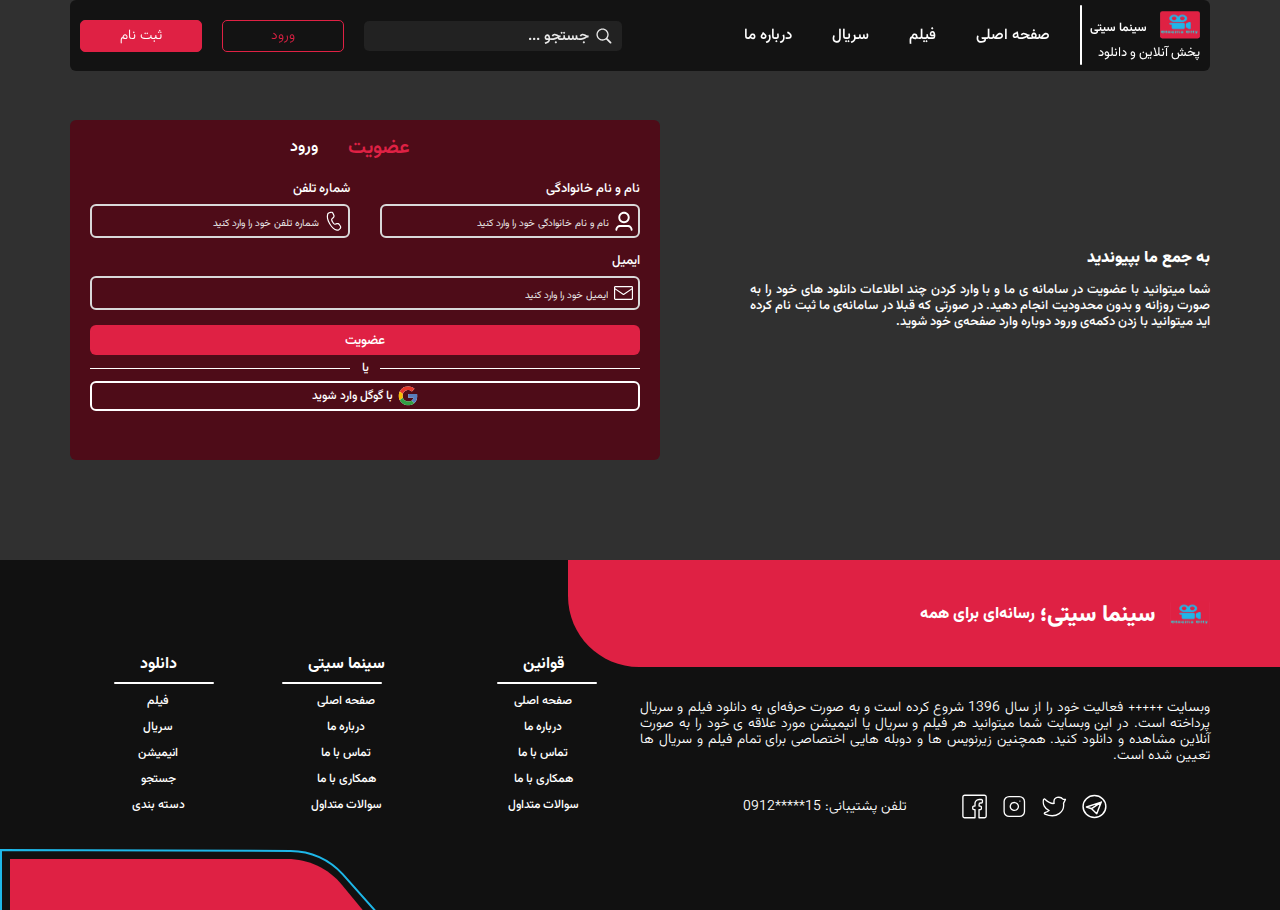
<file: loginPage.html>
<!DOCTYPE html>
<html lang="en" dir="rtl">
<head>
    <meta charset="UTF-8">
    <meta name="viewport" content="width=device-width, initial-scale=1.0">
    <title>Cinema City</title>
    <link rel="icon" type="image/png" href="images/logopng.png">
    <link rel="stylesheet" href="styles/loginpageApp.css">
</head>
<body>
    <!-- Header -->
    <div class="nav-sliding-wrapper">
        <svg id="closeMenu" class="nav-sliding__icon" xmlns:xlink="http://www.w3.org/1999/xlink" version="1.1" id="Layer_1" x="0px" y="0px" width="92px" height="92px" viewBox="0 0 92 92" enable-background="new 0 0 92 92" xml:space="preserve">
            <path id="XMLID_732_" d="M70.7,64.3c1.8,1.8,1.8,4.6,0,6.4c-0.9,0.9-2,1.3-3.2,1.3c-1.2,0-2.3-0.4-3.2-1.3L46,52.4L27.7,70.7  c-0.9,0.9-2,1.3-3.2,1.3s-2.3-0.4-3.2-1.3c-1.8-1.8-1.8-4.6,0-6.4L39.6,46L21.3,27.7c-1.8-1.8-1.8-4.6,0-6.4c1.8-1.8,4.6-1.8,6.4,0  L46,39.6l18.3-18.3c1.8-1.8,4.6-1.8,6.4,0c1.8,1.8,1.8,4.6,0,6.4L52.4,46L70.7,64.3z"/>
        </svg>
        <ul class="menu-sliding">
            <li class="menu-sliding__item">
                <a href="index.html" class="menu-sliding__link">صفحه اصلی</a>
            </li>
            <li class="menu-sliding__item">
                <a href="moviePage.html" class="menu-sliding__link">فیلم</a>
            </li>
            <li class="menu-sliding__item">
                <a href="#" class="menu-sliding__link">سریال</a>
            </li>
            <li class="menu-sliding__item">
                <a href="#" class="menu-sliding__link">درباره ما</a>
            </li>
            <li class="menu-sliding__item">
                <div class="menu-sliding__link-wrapper">
                    <svg class="menu-sliding__link-icon" width="40" height="40" viewBox="0 0 40 40" fill="none">
                        <path fill-rule="evenodd" clip-rule="evenodd" d="M20 4C17.2015 3.99949 14.4519 4.73298 12.0255 6.12726C9.59904 7.52154 7.58076 9.52784 6.17205 11.9459C4.76335 14.364 4.0135 17.1092 3.99736 19.9077C3.98121 22.7061 4.69932 25.4598 6.08002 27.894C7.01324 26.6812 8.21288 25.6992 9.58619 25.024C10.9595 24.3487 12.4697 23.9984 14 24H26C27.5303 23.9984 29.0405 24.3487 30.4139 25.024C31.7872 25.6992 32.9868 26.6812 33.92 27.894C35.3007 25.4598 36.0188 22.7061 36.0027 19.9077C35.9865 17.1092 35.2367 14.364 33.828 11.9459C32.4193 9.52784 30.401 7.52154 27.9746 6.12726C25.5482 4.73298 22.7985 3.99949 20 4ZM35.886 32.152C38.5601 28.6659 40.0065 24.3935 40 20C40 8.954 31.046 0 20 0C8.95402 0 2.25065e-05 8.954 2.25065e-05 20C-0.00658037 24.3936 1.43983 28.666 4.11402 32.152L4.10402 32.188L4.81402 33.014C6.68979 35.207 9.01879 36.9672 11.6405 38.1733C14.2622 39.3793 17.1142 40.0026 20 40C24.0547 40.0075 28.0148 38.7758 31.35 36.47C32.7719 35.4876 34.0612 34.326 35.186 33.014L35.896 32.188L35.886 32.152ZM20 8C18.4087 8 16.8826 8.63214 15.7574 9.75736C14.6322 10.8826 14 12.4087 14 14C14 15.5913 14.6322 17.1174 15.7574 18.2426C16.8826 19.3679 18.4087 20 20 20C21.5913 20 23.1174 19.3679 24.2427 18.2426C25.3679 17.1174 26 15.5913 26 14C26 12.4087 25.3679 10.8826 24.2427 9.75736C23.1174 8.63214 21.5913 8 20 8Z" fill="#DF2144"/>
                    </svg>
                    <a href="#" class="menu-sliding__link">حساب کاربری</a>
                </div>
            </li>
        </ul>
        <div class="sliding-links">
            <a href="loginPage.html" class="nav-links__link nav-links--border1 sliding-links__link">ورود</a>
            <a href="loginPage.html" class="nav-links__link nav-links--border2 sliding-links__link">ثبت نام</a>
        </div>
    </div>
    <header class="header">
        <div class="container">
            <nav class="nav">
                <div class="nav-wraper-right">
                    <div class="nav-wraper-logo">
                        <div class="logo__wraper">
                            <a href="#" class="nav-logo">
                                <!-- <svg class="nav-logo__img" xmlns="http://www.w3.org/2000/svg" width="40" height="32" viewBox="0 0 40 32" fill="none">
                                    <rect width="40" height="32" rx="4" fill="#DF2144"/>
                                </svg> -->
                                <svg class="nav-logo__img" xmlns="http://www.w3.org/2000/svg" xmlns:xlink="http://www.w3.org/1999/xlink" width="226" height="154" viewBox="0 0 226 154" fill="none">
                                    <rect x="0.599976" width="224.8" height="153.236" rx="12" fill="url(#pattern0_801_527)"/>
                                    <defs>
                                    <pattern id="pattern0_801_527" patternContentUnits="objectBoundingBox" width="1" height="1">
                                    <use xlink:href="#image0_801_527" transform="matrix(0.00833333 0 0 0.0122252 0 -0.0501324)"/>
                                    </pattern>
                                    <image id="image0_801_527" width="120" height="90" preserveAspectRatio="none" xlink:href="[data-uri]"/>
                                    </defs>
                                </svg>
                            </a>
                            <p class="nav-logo__title">سینما سیتی </p>
                        </div>
                        <p class="nav-logo__content">پخش آنلاین و دانلود</p>
                    </div>
                    <svg id="openMenu" class="nav__sliding-icon" width="24" height="24" viewBox="0 0 24 24" fill="none">
                        <path d="M5 6H12H19M5 12H19M5 18H19" stroke="black" stroke-width="1.5" stroke-linecap="round"/>
                    </svg>
                    <div class="nav-wraper-menu">
                        <ul class="menu">
                            <li class="menu__item">
                                <a href="index.html" class="menu__link">صفحه اصلی</a>
                            </li>
                            <li class="menu__item">
                                <a href="moviePage.html" class="menu__link">فیلم</a>
                            </li>
                            <li class="menu__item">
                                <a href="#" class="menu__link">سریال</a>
                            </li>
                            <li class="menu__item">
                                <a href="#" class="menu__link">درباره ما</a>
                            </li>
                        </ul>
                    </div>
                </div>
                <div class="nav-wraper-left">
                    <div class="nav-wraper-search">
                        <form class="nav__form">
                            <input type="nav__search" class="search" placeholder="جستجو ...">
                            <button class="nav__search-btn">
                                <svg class="search-btn" xmlns="http://www.w3.org/2000/svg" width="20" height="20" viewBox="0 0 20 20" fill="none">
                                    <path d="M8.26729 15.9014C9.87827 15.8993 11.4483 15.3934 12.7574 14.4546L17.5184 19.216C17.6253 19.3223 17.7523 19.4063 17.8919 19.4632C18.0316 19.5201 18.1811 19.5487 18.3319 19.5473C18.985 19.5473 19.4569 19.045 19.4569 18.4022C19.4569 18.1009 19.3566 17.8197 19.1354 17.599L14.4044 12.8577C15.3987 11.5519 15.9914 9.93487 15.9914 8.17687C15.9914 3.92801 12.5161 0.452728 8.26729 0.452728C4.00857 0.452728 0.543144 3.92801 0.543144 8.17687C0.543144 12.4257 4.00857 15.9014 8.26729 15.9014ZM8.26729 14.2339C4.94243 14.2339 2.21029 11.4919 2.21029 8.17687C2.21029 4.8623 4.94243 2.11987 8.26729 2.11987C11.5819 2.11987 14.3243 4.8623 14.3243 8.17687C14.3243 11.4919 11.5819 14.2339 8.26729 14.2339Z" fill="#EAEAEA"/>
                                </svg>
                            </button>
                        </form>
                    </div>
                    <div class="nav-wraper-links">
                        <a href="loginPage.html" class="nav-links__link nav-links--border1">ورود</a>
                        <a href="loginPage.html" class="nav-links__link nav-links--border2">ثبت نام</a>
                    </div>
                </div>
            </nav>
        </div>
    </header>
    <!-- Main -->
    <main class="main">
        <div class="container">
            <!-- Membership Section -->
            <section class="membership">
        <div class="membership__right">
            <p class="membership__title">به جمع ما بپیوندید</p>
            <p class="membership__content">شما میتوانید با عضویت در سامانه ی ما و با وارد کردن چند اطلاعات دانلود های خود را به صورت روزانه و بدون محدودیت انجام دهید. در صورتی که قبلا در سامانه‌ی ما ثبت نام کرده اید میتوانید با زدن دکمه‌ی ورود دوباره وارد صفحه‌ی خود شوید.</p>
        </div>
        <div class="membership__left">
            <div class="membership__links">
                <p id="membership" class="membership__item membership__item--active">عضویت</p>
                <p id="login" class="membership__item">ورود</p>
            </div>
            <div class="forms membership__forms forms--active">
                <div class="membership__wrapper-form">
                    <div class="membership__form">
                    <p class="membership__form-title">نام و نام خانوادگی</p>
                    <form class="membership-form">
                        <svg class="membership-form-icon" xmlns="http://www.w3.org/2000/svg" width="18" height="21" viewBox="0 0 18 21" fill="none">
                            <path d="M9 2.77588C7.93913 2.77588 6.92172 3.19731 6.17157 3.94745C5.42143 4.6976 5 5.71501 5 6.77588C5 7.83674 5.42143 8.85416 6.17157 9.60431C6.92172 10.3545 7.93913 10.7759 9 10.7759C10.0609 10.7759 11.0783 10.3545 11.8284 9.60431C12.5786 8.85416 13 7.83674 13 6.77588C13 5.71501 12.5786 4.6976 11.8284 3.94745C11.0783 3.19731 10.0609 2.77588 9 2.77588ZM3 6.77588C3 5.18458 3.63214 3.65846 4.75736 2.53324C5.88258 1.40802 7.4087 0.775879 9 0.775879C10.5913 0.775879 12.1174 1.40802 13.2426 2.53324C14.3679 3.65846 15 5.18458 15 6.77588C15 8.36718 14.3679 9.8933 13.2426 11.0185C12.1174 12.1437 10.5913 12.7759 9 12.7759C7.4087 12.7759 5.88258 12.1437 4.75736 11.0185C3.63214 9.8933 3 8.36718 3 6.77588ZM5 16.7759C4.20435 16.7759 3.44129 17.0919 2.87868 17.6546C2.31607 18.2172 2 18.9802 2 19.7759C2 20.0411 1.89464 20.2955 1.70711 20.483C1.51957 20.6705 1.26522 20.7759 1 20.7759C0.734784 20.7759 0.48043 20.6705 0.292893 20.483C0.105357 20.2955 0 20.0411 0 19.7759C0 18.4498 0.526784 17.178 1.46447 16.2403C2.40215 15.3027 3.67392 14.7759 5 14.7759H13C14.3261 14.7759 15.5979 15.3027 16.5355 16.2403C17.4732 17.178 18 18.4498 18 19.7759C18 20.0411 17.8946 20.2955 17.7071 20.483C17.5196 20.6705 17.2652 20.7759 17 20.7759C16.7348 20.7759 16.4804 20.6705 16.2929 20.483C16.1054 20.2955 16 20.0411 16 19.7759C16 18.9802 15.6839 18.2172 15.1213 17.6546C14.5587 17.0919 13.7956 16.7759 13 16.7759H5Z" fill="white"/>
                        </svg>
                        <input type="text" class="membership__input" placeholder="نام و نام خانوادگی خود را وارد کنید">
                    </form>
                    </div>
                    <div class="membership__form">
                    <p class="membership__form-title">شماره تلفن</p>
                    <form class="membership-form">
                        <svg class="membership-form-icon" xmlns="http://www.w3.org/2000/svg" width="20" height="25" viewBox="0 0 20 25" fill="none">
                            <path d="M3.92 1.42075L5.58 0.920747C6.33565 0.692771 7.14845 0.747579 7.86665 1.07494C8.58486 1.4023 9.15939 1.97984 9.483 2.69975L10.516 4.99775C10.7943 5.61681 10.8719 6.30749 10.7377 6.97286C10.6036 7.63823 10.2645 8.2449 9.768 8.70775L7.963 10.3907C7.9414 10.4122 7.92319 10.4368 7.909 10.4637C7.72 10.8497 8.007 11.8807 8.906 13.4387C9.92 15.1947 10.703 15.8887 11.066 15.7817L13.435 15.0567C14.0838 14.8586 14.7783 14.8685 15.4212 15.0849C16.0641 15.3014 16.6231 15.7136 17.02 16.2637L18.488 18.2967C18.9489 18.9351 19.1624 19.719 19.0888 20.5029C19.0152 21.2868 18.6596 22.0173 18.088 22.5587L16.825 23.7537C16.3858 24.1698 15.8525 24.4734 15.2705 24.6386C14.6886 24.8039 14.0753 24.8259 13.483 24.7027C9.966 23.9707 6.815 21.1387 4.003 16.2687C1.19 11.3957 0.312997 7.24575 1.443 3.83275C1.63215 3.26135 1.95607 2.74388 2.38738 2.32406C2.81868 1.90425 3.3437 1.59441 3.92 1.42075ZM4.355 2.85675C4.00921 2.9609 3.69357 3.14676 3.43475 3.39861C3.17593 3.65047 2.98154 3.96092 2.868 4.30375C1.894 7.24475 2.683 10.9807 5.303 15.5187C7.921 20.0537 10.759 22.6037 13.79 23.2337C14.1454 23.3075 14.5134 23.2942 14.8625 23.1949C15.2116 23.0957 15.5316 22.9134 15.795 22.6637L17.057 21.4697C17.3649 21.1783 17.5565 20.7849 17.5962 20.3628C17.636 19.9407 17.5211 19.5185 17.273 19.1747L15.805 17.1407C15.5913 16.8446 15.2904 16.6227 14.9443 16.5061C14.5982 16.3895 14.2243 16.3842 13.875 16.4907L11.5 17.2177C10.186 17.6087 8.95 16.5137 7.608 14.1877C6.471 12.2197 6.077 10.7977 6.563 9.80475C6.65766 9.61141 6.78366 9.44108 6.941 9.29375L8.746 7.61075C9.01344 7.36153 9.19612 7.03482 9.2684 6.67647C9.34068 6.31813 9.29892 5.94615 9.149 5.61275L8.115 3.31575C7.94075 2.92801 7.63133 2.61695 7.24452 2.44065C6.85771 2.26436 6.41995 2.23489 6.013 2.35775L4.355 2.85675Z" fill="white"/>
                        </svg>
                        <input type="text" class="membership__input" placeholder="شماره تلفن خود را وارد کنید">
                    </form>
                    </div>
                    <div class="membership__form">
                    <p class="membership__form-title">ایمیل</p>
                    <form class="membership-form">
                        <svg class="membership-form-icon" xmlns="http://www.w3.org/2000/svg" width="24" height="19" viewBox="0 0 24 19" fill="none">
                            <path d="M1.75 0.775879H22.25C23.216 0.775879 24 1.55988 24 2.52588V16.5259C24 16.99 23.8156 17.4351 23.4874 17.7633C23.1592 18.0915 22.7141 18.2759 22.25 18.2759H1.75C1.28587 18.2759 0.840752 18.0915 0.512563 17.7633C0.184374 17.4351 0 16.99 0 16.5259L0 2.52588C0 1.55988 0.784 0.775879 1.75 0.775879ZM1.5 5.18788V16.5259C1.5 16.6639 1.612 16.7759 1.75 16.7759H22.25C22.3163 16.7759 22.3799 16.7495 22.4268 16.7027C22.4737 16.6558 22.5 16.5922 22.5 16.5259V5.18788L12.98 11.6209C12.388 12.0209 11.612 12.0209 11.02 11.6209L1.5 5.18788ZM1.5 2.52588V3.37788L11.86 10.3779C11.9013 10.4058 11.9501 10.4208 12 10.4208C12.0499 10.4208 12.0987 10.4058 12.14 10.3779L22.5 3.37788V2.52588C22.5 2.45957 22.4737 2.39599 22.4268 2.3491C22.3799 2.30222 22.3163 2.27588 22.25 2.27588H1.75C1.6837 2.27588 1.62011 2.30222 1.57322 2.3491C1.52634 2.39599 1.5 2.45957 1.5 2.52588Z" fill="white"/>
                        </svg>
                        <input type="text" class="membership__input" placeholder="ایمیل خود را وارد کنید">
                    </form>
                    </div>
                </div>
                <button class="membership__btn btn">عضویت</button>
            </div>
            <div class="forms login__forms">
                <div class="membership__wrapper-form login__wrapper-form">
                    <div class="membership__form login__form">
                    <p class="membership__form-title">نام و نام خانوادگی</p>
                    <form class="membership-form">
                        <svg class="membership-form-icon" xmlns="http://www.w3.org/2000/svg" width="18" height="21" viewBox="0 0 18 21" fill="none">
                            <path d="M9 2.77588C7.93913 2.77588 6.92172 3.19731 6.17157 3.94745C5.42143 4.6976 5 5.71501 5 6.77588C5 7.83674 5.42143 8.85416 6.17157 9.60431C6.92172 10.3545 7.93913 10.7759 9 10.7759C10.0609 10.7759 11.0783 10.3545 11.8284 9.60431C12.5786 8.85416 13 7.83674 13 6.77588C13 5.71501 12.5786 4.6976 11.8284 3.94745C11.0783 3.19731 10.0609 2.77588 9 2.77588ZM3 6.77588C3 5.18458 3.63214 3.65846 4.75736 2.53324C5.88258 1.40802 7.4087 0.775879 9 0.775879C10.5913 0.775879 12.1174 1.40802 13.2426 2.53324C14.3679 3.65846 15 5.18458 15 6.77588C15 8.36718 14.3679 9.8933 13.2426 11.0185C12.1174 12.1437 10.5913 12.7759 9 12.7759C7.4087 12.7759 5.88258 12.1437 4.75736 11.0185C3.63214 9.8933 3 8.36718 3 6.77588ZM5 16.7759C4.20435 16.7759 3.44129 17.0919 2.87868 17.6546C2.31607 18.2172 2 18.9802 2 19.7759C2 20.0411 1.89464 20.2955 1.70711 20.483C1.51957 20.6705 1.26522 20.7759 1 20.7759C0.734784 20.7759 0.48043 20.6705 0.292893 20.483C0.105357 20.2955 0 20.0411 0 19.7759C0 18.4498 0.526784 17.178 1.46447 16.2403C2.40215 15.3027 3.67392 14.7759 5 14.7759H13C14.3261 14.7759 15.5979 15.3027 16.5355 16.2403C17.4732 17.178 18 18.4498 18 19.7759C18 20.0411 17.8946 20.2955 17.7071 20.483C17.5196 20.6705 17.2652 20.7759 17 20.7759C16.7348 20.7759 16.4804 20.6705 16.2929 20.483C16.1054 20.2955 16 20.0411 16 19.7759C16 18.9802 15.6839 18.2172 15.1213 17.6546C14.5587 17.0919 13.7956 16.7759 13 16.7759H5Z" fill="white"/>
                        </svg>
                        <input type="text" class="membership__input" placeholder="نام و نام خانوادگی خود را وارد کنید">
                    </form>
                    </div>
                    <div class="membership__form login__form">
                    <p class="membership__form-title">رمز عبور</p>
                    <form class="membership-form">
                        <svg class="membership-form-icon" xmlns="http://www.w3.org/2000/svg" width="20" height="25" viewBox="0 0 20 25" fill="none">
                            <path d="M3.92 1.42075L5.58 0.920747C6.33565 0.692771 7.14845 0.747579 7.86665 1.07494C8.58486 1.4023 9.15939 1.97984 9.483 2.69975L10.516 4.99775C10.7943 5.61681 10.8719 6.30749 10.7377 6.97286C10.6036 7.63823 10.2645 8.2449 9.768 8.70775L7.963 10.3907C7.9414 10.4122 7.92319 10.4368 7.909 10.4637C7.72 10.8497 8.007 11.8807 8.906 13.4387C9.92 15.1947 10.703 15.8887 11.066 15.7817L13.435 15.0567C14.0838 14.8586 14.7783 14.8685 15.4212 15.0849C16.0641 15.3014 16.6231 15.7136 17.02 16.2637L18.488 18.2967C18.9489 18.9351 19.1624 19.719 19.0888 20.5029C19.0152 21.2868 18.6596 22.0173 18.088 22.5587L16.825 23.7537C16.3858 24.1698 15.8525 24.4734 15.2705 24.6386C14.6886 24.8039 14.0753 24.8259 13.483 24.7027C9.966 23.9707 6.815 21.1387 4.003 16.2687C1.19 11.3957 0.312997 7.24575 1.443 3.83275C1.63215 3.26135 1.95607 2.74388 2.38738 2.32406C2.81868 1.90425 3.3437 1.59441 3.92 1.42075ZM4.355 2.85675C4.00921 2.9609 3.69357 3.14676 3.43475 3.39861C3.17593 3.65047 2.98154 3.96092 2.868 4.30375C1.894 7.24475 2.683 10.9807 5.303 15.5187C7.921 20.0537 10.759 22.6037 13.79 23.2337C14.1454 23.3075 14.5134 23.2942 14.8625 23.1949C15.2116 23.0957 15.5316 22.9134 15.795 22.6637L17.057 21.4697C17.3649 21.1783 17.5565 20.7849 17.5962 20.3628C17.636 19.9407 17.5211 19.5185 17.273 19.1747L15.805 17.1407C15.5913 16.8446 15.2904 16.6227 14.9443 16.5061C14.5982 16.3895 14.2243 16.3842 13.875 16.4907L11.5 17.2177C10.186 17.6087 8.95 16.5137 7.608 14.1877C6.471 12.2197 6.077 10.7977 6.563 9.80475C6.65766 9.61141 6.78366 9.44108 6.941 9.29375L8.746 7.61075C9.01344 7.36153 9.19612 7.03482 9.2684 6.67647C9.34068 6.31813 9.29892 5.94615 9.149 5.61275L8.115 3.31575C7.94075 2.92801 7.63133 2.61695 7.24452 2.44065C6.85771 2.26436 6.41995 2.23489 6.013 2.35775L4.355 2.85675Z" fill="white"/>
                        </svg>
                        <input type="text" class="membership__input" placeholder="رمز عبور خود را وارد کنید">
                    </form>
                    </div>
                </div>
                <a href="#" class="login__text-link">رمز عبور خود را فراموش کرده اید؟</a>
                <button class="membership__btn btn">ورود</button>
            </div>
            <div class="membership__line-wrapper">
                <span class="membership__line-right"></span>
                <span class="membership__word">یا</span>
                <span class="membership__line-left"></span>
            </div>
            <button class="membership__google-btn btn">
                <svg class="membership__google-icon" xmlns="http://www.w3.org/2000/svg" width="24" height="25" viewBox="0 0 24 25" fill="none">
                    <g clip-path="url(#clip0_753_636)">
                    <path d="M8.36063 1.06531C5.96266 1.89719 3.89465 3.47612 2.46036 5.57019C1.02608 7.66426 0.301114 10.1631 0.391959 12.6996C0.482805 15.2362 1.38467 17.6767 2.96509 19.6628C4.5455 21.6489 6.72117 23.0759 9.1725 23.7341C11.1599 24.2469 13.242 24.2694 15.24 23.7997C17.05 23.3931 18.7233 22.5235 20.0963 21.2759C21.5252 19.9378 22.5623 18.2356 23.0963 16.3522C23.6766 14.3041 23.7799 12.1502 23.3981 10.0559H12.2381V14.6853H18.7013C18.5721 15.4237 18.2953 16.1284 17.8874 16.7572C17.4795 17.3861 16.949 17.9263 16.3275 18.3453C15.5383 18.8674 14.6486 19.2186 13.7156 19.3766C12.7799 19.5506 11.8201 19.5506 10.8844 19.3766C9.93598 19.1805 9.03881 18.789 8.25 18.2272C6.98278 17.3302 6.03127 16.0558 5.53125 14.5859C5.02278 13.0886 5.02278 11.4652 5.53125 9.96781C5.88718 8.91822 6.47557 7.96257 7.2525 7.17219C8.14161 6.25109 9.26725 5.59268 10.5059 5.2692C11.7446 4.94573 13.0484 4.96968 14.2744 5.33844C15.2321 5.63242 16.1078 6.14607 16.8319 6.83844C17.5606 6.11344 18.2881 5.38656 19.0144 4.65781C19.3894 4.26594 19.7981 3.89281 20.1675 3.49156C19.0623 2.46308 17.765 1.66279 16.35 1.13656C13.7732 0.200917 10.9537 0.175773 8.36063 1.06531Z" fill="white"/>
                    <path d="M8.36063 1.06525C10.9535 0.175103 13.773 0.199586 16.35 1.13462C17.7653 1.66443 19.062 2.46857 20.1656 3.50087C19.7906 3.90212 19.395 4.27712 19.0125 4.66712C18.285 5.39337 17.5581 6.11712 16.8319 6.83837C16.1078 6.146 15.2321 5.63236 14.2744 5.33837C13.0488 4.96832 11.745 4.94299 10.506 5.26514C9.26704 5.58729 8.14071 6.24449 7.25063 7.16462C6.47369 7.955 5.8853 8.91065 5.52938 9.96025L1.6425 6.95087C3.03377 4.19192 5.44266 2.08154 8.36063 1.06525Z" fill="#E33629"/>
                    <path d="M0.611248 9.93193C0.820163 8.89655 1.16701 7.89386 1.6425 6.95068L5.52937 9.96756C5.0209 11.4649 5.0209 13.0883 5.52937 14.5857C4.23437 15.5857 2.93875 16.5907 1.6425 17.6007C0.452156 15.2313 0.0891221 12.5316 0.611248 9.93193Z" fill="#F8BD00"/>
                    <path d="M12.2381 10.0542H23.3981C23.7799 12.1484 23.6766 14.3023 23.0962 16.3504C22.5623 18.2338 21.5251 19.9361 20.0962 21.2742C18.8419 20.2954 17.5819 19.3242 16.3275 18.3454C16.9494 17.926 17.4802 17.3853 17.8881 16.7557C18.296 16.1261 18.5725 15.4207 18.7012 14.6817H12.2381C12.2362 13.1404 12.2381 11.5973 12.2381 10.0542Z" fill="#587DBD"/>
                    <path d="M1.64062 17.6009C2.93687 16.6009 4.2325 15.5959 5.5275 14.5859C6.02851 16.0563 6.98138 17.3307 8.25 18.2272C9.04127 18.7864 9.94037 19.1747 10.89 19.3672C11.8257 19.5412 12.7855 19.5412 13.7213 19.3672C14.6542 19.2093 15.5439 18.858 16.3331 18.3359C17.5875 19.3147 18.8475 20.2859 20.1019 21.2647C18.7292 22.5129 17.0558 23.3832 15.2456 23.7903C13.2476 24.26 11.1655 24.2375 9.17813 23.7247C7.60632 23.305 6.13814 22.5652 4.86563 21.5516C3.51874 20.4822 2.41867 19.1346 1.64062 17.6009Z" fill="#319F43"/>
                    </g>
                    <defs>
                    <clipPath id="clip0_753_636">
                    <rect width="24" height="24" fill="white" transform="translate(0 0.275879)"/>
                    </clipPath>
                    </defs>
                </svg>
                با گوگل وارد شوید
            </button>
        </div>
            </section>
        </div>
    </main>
    <footer class="footer">
        <svg class="footer__svg-top" xmlns="http://www.w3.org/2000/svg" width="712" height="107" viewBox="0 0 712 107" fill="none">
            <path d="M0 0H712V107H71C31.7878 107 0 75.2122 0 36V0Z" fill="#DF2144"/>
        </svg>
        <div class="container">
            <section class="footer__section">
                <div class="footer__wrapper-right">
                    <div class="footer__wrapper-title">
                        <!-- <svg class="footer__logo" xmlns="http://www.w3.org/2000/svg" width="58" height="30" viewBox="0 0 58 30" fill="none">
                            <path d="M5.09375 0.5V23H0.860352V0.5H5.09375ZM8.20625 15.2363V14.9287C8.20625 13.3857 8.49922 12.0088 9.08516 10.7979C9.67109 9.57715 10.5207 8.61523 11.634 7.91211C12.7473 7.20898 14.0998 6.85742 15.6916 6.85742C17.2932 6.85742 18.6555 7.20898 19.7785 7.91211C20.9016 8.61523 21.7561 9.57715 22.342 10.7979C22.9279 12.0088 23.2209 13.3857 23.2209 14.9287V15.2363C23.2209 16.7793 22.9279 18.1611 22.342 19.3818C21.7561 20.5928 20.9016 21.5498 19.7785 22.2529C18.6652 22.9463 17.3127 23.293 15.7209 23.293C14.1193 23.293 12.757 22.9463 11.634 22.2529C10.5207 21.5498 9.67109 20.5928 9.08516 19.3818C8.49922 18.1611 8.20625 16.7793 8.20625 15.2363ZM12.425 14.9287V15.2363C12.425 16.1152 12.5324 16.916 12.7473 17.6387C12.9621 18.3613 13.3088 18.9375 13.7873 19.3672C14.2658 19.7871 14.9104 19.9971 15.7209 19.9971C16.5119 19.9971 17.1467 19.7871 17.6252 19.3672C18.1037 18.9375 18.4504 18.3613 18.6652 17.6387C18.8801 16.916 18.9875 16.1152 18.9875 15.2363V14.9287C18.9875 14.0693 18.8801 13.2783 18.6652 12.5557C18.4504 11.833 18.1037 11.252 17.6252 10.8125C17.1467 10.373 16.5021 10.1533 15.6916 10.1533C14.9006 10.1533 14.2658 10.373 13.7873 10.8125C13.3088 11.252 12.9621 11.833 12.7473 12.5557C12.5324 13.2783 12.425 14.0693 12.425 14.9287ZM36.1479 7.15039H39.9711V22.4727C39.9711 23.918 39.6488 25.1436 39.0043 26.1494C38.3695 27.165 37.4809 27.9316 36.3383 28.4492C35.1957 28.9766 33.8676 29.2402 32.3539 29.2402C31.6898 29.2402 30.9867 29.1523 30.2445 28.9766C29.5121 28.8008 28.809 28.5273 28.1352 28.1562C27.4711 27.7852 26.9145 27.3164 26.4652 26.75L28.3256 24.2598C28.8139 24.8262 29.3803 25.2656 30.0248 25.5781C30.6693 25.9004 31.3822 26.0615 32.1635 26.0615C33.2963 26.0615 34.1752 25.7539 34.8002 25.1387C35.4252 24.5234 35.7377 23.6445 35.7377 22.502V10.8125L36.1479 7.15039ZM25.4838 15.2656V14.958C25.4838 13.3467 25.7426 11.9355 26.2602 10.7246C26.7777 9.50391 27.515 8.55664 28.4721 7.88281C29.4389 7.19922 30.5814 6.85742 31.8998 6.85742C32.9545 6.85742 33.8383 7.05273 34.5512 7.44336C35.2641 7.83398 35.85 8.39062 36.309 9.11328C36.768 9.82617 37.1244 10.6709 37.3783 11.6475C37.642 12.6143 37.8471 13.6738 37.9936 14.8262V15.5C37.808 16.9648 37.4809 18.2881 37.0121 19.4697C36.5434 20.6416 35.8939 21.5742 35.0639 22.2676C34.2338 22.9512 33.1693 23.293 31.8705 23.293C30.5619 23.293 29.4291 22.9463 28.4721 22.2529C27.515 21.5498 26.7777 20.5928 26.2602 19.3818C25.7426 18.1709 25.4838 16.7988 25.4838 15.2656ZM29.7025 14.958V15.2656C29.7025 16.1348 29.8197 16.9307 30.0541 17.6533C30.2885 18.3662 30.64 18.9326 31.1088 19.3525C31.5873 19.7627 32.1977 19.9678 32.9398 19.9678C33.7113 19.9678 34.3412 19.8066 34.8295 19.4844C35.3178 19.1523 35.684 18.6982 35.9281 18.1221C36.1723 17.5459 36.3139 16.8818 36.3529 16.1299V14.2109C36.3334 13.5957 36.2504 13.0439 36.1039 12.5557C35.9574 12.0576 35.7523 11.6328 35.4887 11.2812C35.225 10.9297 34.8832 10.6562 34.4633 10.4609C34.0434 10.2656 33.5453 10.168 32.9691 10.168C32.2367 10.168 31.6264 10.3828 31.1381 10.8125C30.6596 11.2324 30.2982 11.8037 30.0541 12.5264C29.8197 13.249 29.7025 14.0596 29.7025 14.958ZM42.8785 15.2363V14.9287C42.8785 13.3857 43.1715 12.0088 43.7574 10.7979C44.3434 9.57715 45.193 8.61523 46.3063 7.91211C47.4195 7.20898 48.7721 6.85742 50.3639 6.85742C51.9654 6.85742 53.3277 7.20898 54.4508 7.91211C55.5738 8.61523 56.4283 9.57715 57.0143 10.7979C57.6002 12.0088 57.8932 13.3857 57.8932 14.9287V15.2363C57.8932 16.7793 57.6002 18.1611 57.0143 19.3818C56.4283 20.5928 55.5738 21.5498 54.4508 22.2529C53.3375 22.9463 51.985 23.293 50.3932 23.293C48.7916 23.293 47.4293 22.9463 46.3063 22.2529C45.193 21.5498 44.3434 20.5928 43.7574 19.3818C43.1715 18.1611 42.8785 16.7793 42.8785 15.2363ZM47.0973 14.9287V15.2363C47.0973 16.1152 47.2047 16.916 47.4195 17.6387C47.6344 18.3613 47.9811 18.9375 48.4596 19.3672C48.9381 19.7871 49.5826 19.9971 50.3932 19.9971C51.1842 19.9971 51.8189 19.7871 52.2975 19.3672C52.776 18.9375 53.1227 18.3613 53.3375 17.6387C53.5523 16.916 53.6598 16.1152 53.6598 15.2363V14.9287C53.6598 14.0693 53.5523 13.2783 53.3375 12.5557C53.1227 11.833 52.776 11.252 52.2975 10.8125C51.8189 10.373 51.1744 10.1533 50.3639 10.1533C49.5729 10.1533 48.9381 10.373 48.4596 10.8125C47.9811 11.252 47.6344 11.833 47.4195 12.5557C47.2047 13.2783 47.0973 14.0693 47.0973 14.9287Z" fill="#1EB7E8"/>
                        </svg> -->
                        <svg class="nav-logo__img" xmlns="http://www.w3.org/2000/svg" xmlns:xlink="http://www.w3.org/1999/xlink" width="226" height="154" viewBox="0 0 226 154" fill="none">
                            <rect x="0.599976" width="224.8" height="153.236" rx="12" fill="url(#pattern0_801_527)"/>
                            <defs>
                            <pattern id="pattern0_801_527" patternContentUnits="objectBoundingBox" width="1" height="1">
                            <use xlink:href="#image0_801_527" transform="matrix(0.00833333 0 0 0.0122252 0 -0.0501324)"/>
                            </pattern>
                            <image id="image0_801_527" width="120" height="90" preserveAspectRatio="none" xlink:href="[data-uri]"/>
                            </defs>
                        </svg>
                        <p class="footer__title">سینما سیتی؛</p>
                        <p class="footer__title-text">رسانه‌ای برای همه</p>
                    </div>
                    <div class="footer__wrapper-text">
                        <p class="footer__text">وبسایت +++++ فعالیت خود را از سال 1396 شروع کرده است و به صورت حرفه‌ای به دانلود فیلم و سریال پرداخته است. در این وبسایت شما میتوانید هر فیلم و سریال یا انیمیشن مورد علاقه ی خود را به صورت آنلاین مشاهده و دانلود کنید. همچنین زیرنویس ها و دوبله هایی اختصاصی برای تمام فیلم و سریال ها تعیین شده است. </p>
                    </div>
                    <div class="footer__wrapper-content">
                        <div class="footer__icons">
                            <svg class="footer__icon" xmlns="http://www.w3.org/2000/svg" width="34" height="33" viewBox="0 0 34 33" fill="none">
                                <path d="M26.2188 10.5L6.10938 17.25L13.0703 19.5M26.2188 10.5L13.0703 19.5M26.2188 10.5L20.0312 26.25L13.0703 19.5" stroke="white" stroke-width="2" stroke-linecap="round" stroke-linejoin="round"/>
                                <path d="M16.9375 31.5C25.4809 31.5 32.4062 24.7845 32.4062 16.5C32.4062 8.2155 25.4809 1.5 16.9375 1.5C8.39411 1.5 1.46875 8.2155 1.46875 16.5C1.46875 24.7845 8.39411 31.5 16.9375 31.5Z" stroke="white" stroke-width="2" stroke-linecap="round" stroke-linejoin="round"/>
                            </svg>
                            <svg class="footer__icon" xmlns="http://www.w3.org/2000/svg" width="38" height="37" viewBox="0 0 38 37" fill="none">
                                <g clip-path="url(#clip0_725_338)">
                                <path d="M10.8572 24.6713C8.96362 26.1135 6.79024 27.1716 4.46635 27.7827C4.21039 27.8728 3.98924 28.0371 3.83295 28.2533C3.67666 28.4696 3.59282 28.7272 3.59282 28.9913C3.59282 29.2553 3.67666 29.513 3.83295 29.7292C3.98924 29.9454 4.21039 30.1098 4.46635 30.1998C22.8167 37.5027 34.4846 26.2141 32.7079 13.6913L35.6779 7.72556H32.2306C27.9347 2.60842 16.532 2.86556 18.4147 13.7684C18.4147 13.7684 12.3156 14.8227 4.51939 7.39128C4.33905 7.21862 4.11146 7.0997 3.86357 7.0486C3.61568 6.9975 3.35788 7.01636 3.12071 7.10294C2.88353 7.18953 2.67691 7.34021 2.52532 7.53714C2.37373 7.73408 2.28352 7.96902 2.26537 8.21413C1.44102 11.5 1.85356 14.9634 3.42872 17.9805C5.00387 20.9976 7.63814 23.3703 10.8572 24.6713Z" stroke="white" stroke-width="2" stroke-linecap="round" stroke-linejoin="round"/>
                                </g>
                                <defs>
                                <clipPath id="clip0_725_338">
                                <rect width="37.125" height="36" fill="white" transform="translate(0.25 0.5)"/>
                                </clipPath>
                                </defs>
                            </svg>
                            <svg class="footer__icon" xmlns="http://www.w3.org/2000/svg" width="38" height="37" viewBox="0 0 38 37" fill="none">
                                <path d="M26.4219 3.5H10.9531C6.68155 3.5 3.21875 6.85786 3.21875 11V26C3.21875 30.1421 6.68155 33.5 10.9531 33.5H26.4219C30.6935 33.5 34.1562 30.1421 34.1562 26V11C34.1562 6.85786 30.6935 3.5 26.4219 3.5Z" stroke="white" stroke-width="2" stroke-linecap="round" stroke-linejoin="round"/>
                                <path d="M27.1953 10.25H27.2108M24.875 17.555C25.0659 18.8034 24.846 20.0783 24.2466 21.1985C23.6472 22.3187 22.6987 23.2271 21.5362 23.7945C20.3737 24.3619 19.0563 24.5594 17.7714 24.3589C16.4865 24.1584 15.2994 23.5701 14.3792 22.6777C13.4589 21.7854 12.8522 20.6343 12.6455 19.3883C12.4387 18.1423 12.6424 16.8648 13.2275 15.7376C13.8126 14.6103 14.7494 13.6906 15.9046 13.1094C17.0598 12.5281 18.3746 12.3149 19.662 12.5C20.9752 12.6888 22.1909 13.2822 23.1296 14.1925C24.0683 15.1027 24.6802 16.2816 24.875 17.555Z" stroke="white" stroke-width="2" stroke-linecap="round" stroke-linejoin="round"/>
                            </svg>
                            <svg class="footer__icon" xmlns="http://www.w3.org/2000/svg" width="37" height="37" viewBox="0 0 37 37" fill="none">
                                <path d="M1.3259 32.6428V4.35707C1.3259 3.67509 1.60528 3.02103 2.10259 2.5388C2.59989 2.05656 3.27439 1.78564 3.97768 1.78564H33.1473C33.8506 1.78564 34.5251 2.05656 35.0224 2.5388C35.5197 3.02103 35.7991 3.67509 35.7991 4.35707V32.6428C35.7991 33.3248 35.5197 33.9788 35.0224 34.4611C34.5251 34.9433 33.8506 35.2142 33.1473 35.2142H25.192V23.0256H27.0747C27.5037 23.0256 27.9152 22.8604 28.2185 22.5662C28.5219 22.2721 28.6923 21.8731 28.6923 21.4571V19.4771C28.6923 19.0611 28.5219 18.6621 28.2185 18.3679C27.9152 18.0738 27.5037 17.9085 27.0747 17.9085H25.298V15.4914C25.298 13.3314 26.3057 13.3314 27.3134 13.3314H28.6128C28.8262 13.3399 29.0389 13.3028 29.236 13.2229C29.433 13.1429 29.6095 13.0219 29.753 12.8685C29.9071 12.7262 30.0291 12.5545 30.1113 12.3642C30.1935 12.1739 30.234 11.9691 30.2304 11.7628V9.85993C30.2374 9.65054 30.2019 9.44185 30.1257 9.24579C30.0496 9.04973 29.9343 8.87014 29.7866 8.7173C29.6388 8.56446 29.4614 8.44136 29.2646 8.35504C29.0677 8.26871 28.8552 8.22086 28.6393 8.21422H25.5897C24.6999 8.18178 23.8135 8.33703 22.9916 8.66925C22.1697 9.00147 21.4319 9.50273 20.8293 10.1384C20.2267 10.7741 19.7736 11.5291 19.5013 12.3512C19.2289 13.1732 19.1439 14.0429 19.252 14.8999V17.9085H17.5548C17.3402 17.9051 17.127 17.9431 16.9277 18.0204C16.7283 18.0977 16.5469 18.2127 16.3938 18.3587C16.2408 18.5047 16.1193 18.6788 16.0363 18.8708C15.9534 19.0628 15.9107 19.2689 15.9107 19.4771V21.4571C15.9107 21.6652 15.9534 21.8713 16.0363 22.0633C16.1193 22.2553 16.2408 22.4294 16.3938 22.5754C16.5469 22.7214 16.7283 22.8364 16.9277 22.9137C17.127 22.991 17.3402 23.0291 17.5548 23.0256H19.252V35.2142H3.97768C3.27439 35.2142 2.59989 34.9433 2.10259 34.4611C1.60528 33.9788 1.3259 33.3248 1.3259 32.6428Z" stroke="white" stroke-width="2" stroke-linecap="round" stroke-linejoin="round"/>
                            </svg>
                        </div>
                        <p class="footer__phonenumber">تلفن پشتیبانی: 15*****0912</p>
                    </div>
                </div>
                <div class="footer__wrapper-left">
                    <div class="footer__list">
                        <h3 class="footer__list-title">قوانین</h3>
                        <ul class="footer__pages">
                            <li class="footer__pages-item">
                                <a href="#" class="footer__pages-link">صفحه اصلی</a>
                            </li>
                            <li class="footer__pages-item">
                                <a href="#" class="footer__pages-link">درباره ما</a>
                            </li>
                            <li class="footer__pages-item">
                                <a href="#" class="footer__pages-link">تماس با ما</a>
                            </li>
                            <li class="footer__pages-item">
                                <a href="#" class="footer__pages-link">همکاری با ما</a>
                            </li>
                            <li class="footer__pages-item">
                                <a href="#" class="footer__pages-link">سوالات متداول</a>
                            </li>
                        </ul>
                    </div>
                    <div class="footer__list">
                        <h3 class="footer__list-title">سینما سیتی</h3>
                        <ul class="footer__pages">
                            <li class="footer__pages-item">
                                <a href="#" class="footer__pages-link">صفحه اصلی</a>
                            </li>
                            <li class="footer__pages-item">
                                <a href="#" class="footer__pages-link">درباره ما</a>
                            </li>
                            <li class="footer__pages-item">
                                <a href="#" class="footer__pages-link">تماس با ما</a>
                            </li>
                            <li class="footer__pages-item">
                                <a href="#" class="footer__pages-link">همکاری با ما</a>
                            </li>
                            <li class="footer__pages-item">
                                <a href="#" class="footer__pages-link">سوالات متداول</a>
                            </li>
                        </ul>
                    </div>
                    <div class="footer__list">
                        <h3 class="footer__list-title">دانلود</h3>
                        <ul class="footer__pages">
                            <li class="footer__pages-item">
                                <a href="#" class="footer__pages-link">فیلم</a>
                            </li>
                            <li class="footer__pages-item">
                                <a href="#" class="footer__pages-link">سریال</a>
                            </li>
                            <li class="footer__pages-item">
                                <a href="#" class="footer__pages-link">انیمیشن</a>
                            </li>
                            <li class="footer__pages-item">
                                <a href="#" class="footer__pages-link">جستجو</a>
                            </li>
                            <li class="footer__pages-item">
                                <a href="#" class="footer__pages-link">دسته بندی</a>
                            </li>
                        </ul>
                    </div>
                </div>
            </section>
        </div>
        <svg class="footer__svg-bottom" xmlns="http://www.w3.org/2000/svg" width="1440" height="61" viewBox="0 0 1440 61" fill="none">
            <path d="M1 63V1.00391L290.745 1.90137C310.664 1.96313 329.613 10.5081 342.847 25.3955L376.273 63H1Z" stroke="#1EB7E8" stroke-width="2"/>
            <path d="M366 65H10V10H287.217C308.442 10 328.553 19.4956 342.04 35.8845L366 65Z" fill="#DF2144"/>
        </svg>
    </footer>
    <script src="script/loginpageApp.js"></script>
</body>
</html>
</file>
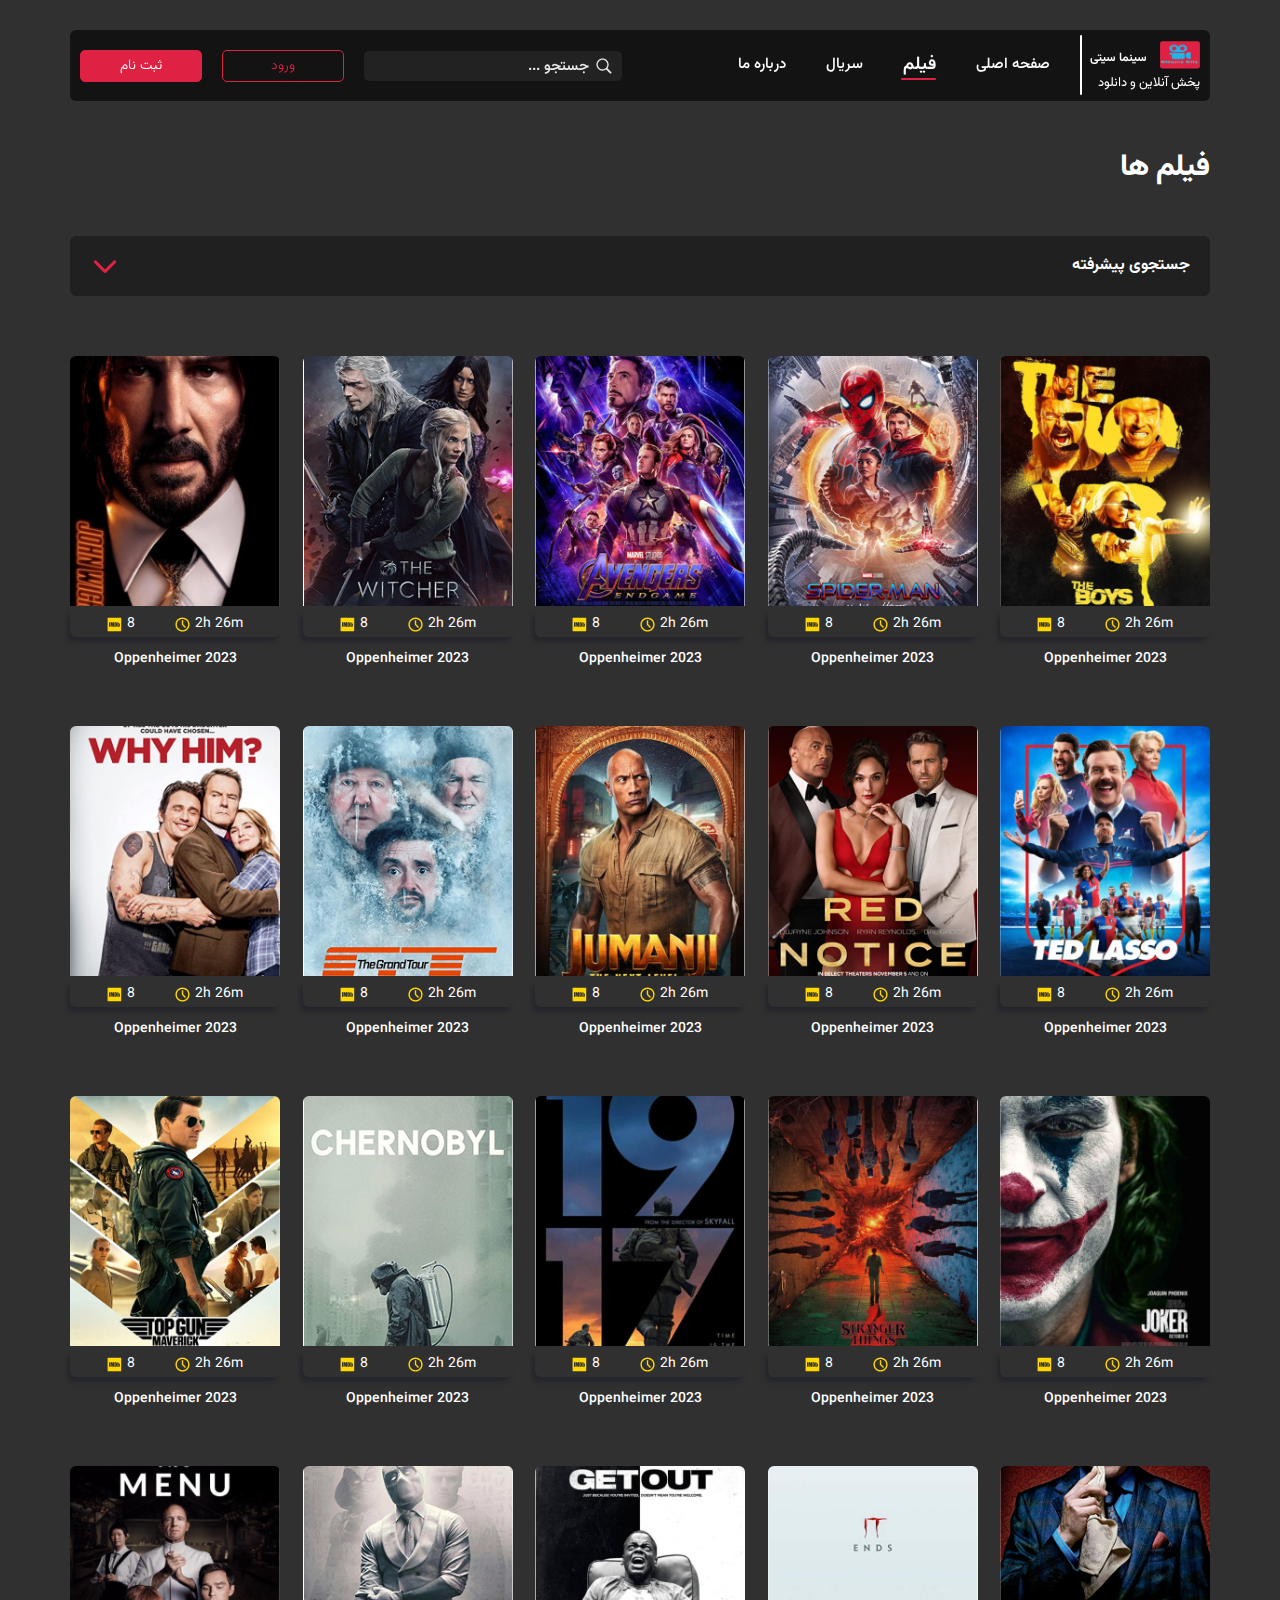
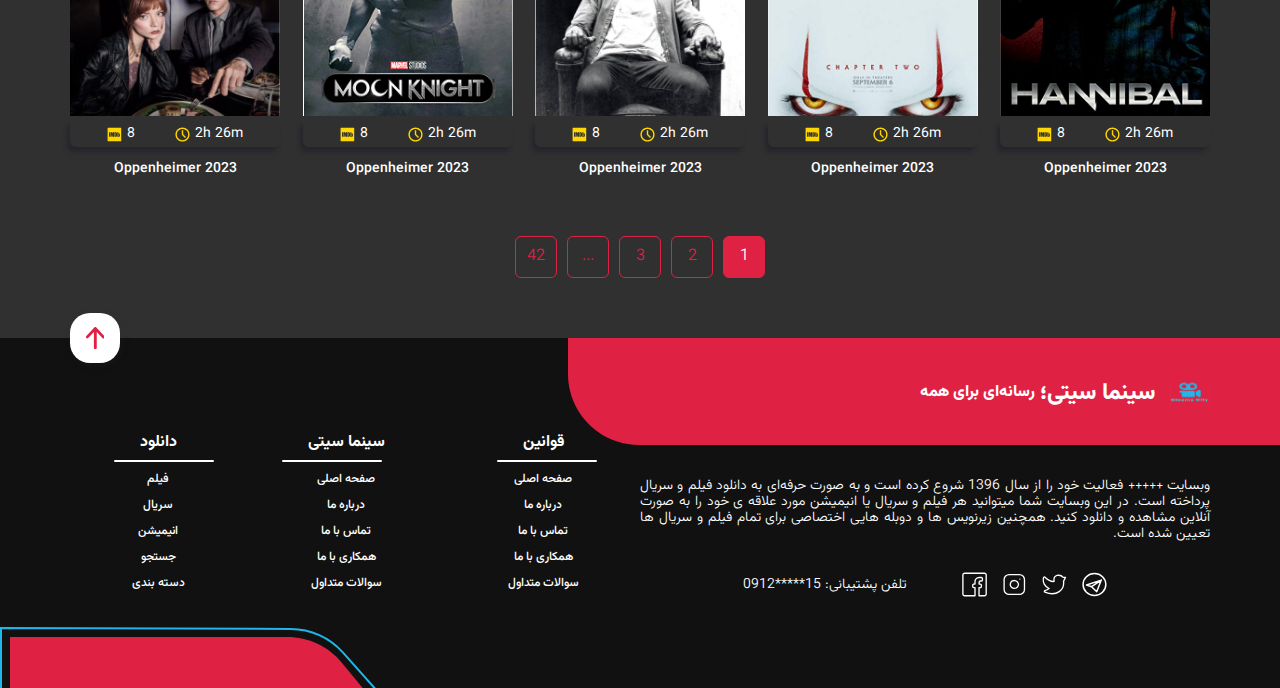
<file: moviePage.html>
<!DOCTYPE html>
<html lang="en" dir="rtl">
<head>
    <meta charset="UTF-8">
    <meta name="viewport" content="width=device-width, initial-scale=1.0">
    <title>Cinema City</title>
    <link rel="icon" type="image/png" href="images/logopng.png">
    <link rel="stylesheet" href="styles/moviepageApp.css">
</head>
<body>
    <!-- Header -->
    <div class="nav-sliding-wrapper">
        <svg id="closeMenu" class="nav-sliding__icon" xmlns:xlink="http://www.w3.org/1999/xlink" version="1.1" id="Layer_1" x="0px" y="0px" width="92px" height="92px" viewBox="0 0 92 92" enable-background="new 0 0 92 92" xml:space="preserve">
            <path id="XMLID_732_" d="M70.7,64.3c1.8,1.8,1.8,4.6,0,6.4c-0.9,0.9-2,1.3-3.2,1.3c-1.2,0-2.3-0.4-3.2-1.3L46,52.4L27.7,70.7  c-0.9,0.9-2,1.3-3.2,1.3s-2.3-0.4-3.2-1.3c-1.8-1.8-1.8-4.6,0-6.4L39.6,46L21.3,27.7c-1.8-1.8-1.8-4.6,0-6.4c1.8-1.8,4.6-1.8,6.4,0  L46,39.6l18.3-18.3c1.8-1.8,4.6-1.8,6.4,0c1.8,1.8,1.8,4.6,0,6.4L52.4,46L70.7,64.3z"/>
        </svg>
        <ul class="menu-sliding">
            <li class="menu-sliding__item">
                <a href="index.html" class="menu-sliding__link">صفحه اصلی</a>
            </li>
            <li class="menu-sliding__item">
                <a href="moviePage.html" class="menu-sliding__link menu-sliding__link--active">فیلم</a>
            </li>
            <li class="menu-sliding__item">
                <a href="#" class="menu-sliding__link">سریال</a>
            </li>
            <li class="menu-sliding__item">
                <a href="#" class="menu-sliding__link">درباره ما</a>
            </li>
            <li class="menu-sliding__item">
                <div class="menu-sliding__link-wrapper">
                    <svg class="menu-sliding__link-icon" width="40" height="40" viewBox="0 0 40 40" fill="none">
                        <path fill-rule="evenodd" clip-rule="evenodd" d="M20 4C17.2015 3.99949 14.4519 4.73298 12.0255 6.12726C9.59904 7.52154 7.58076 9.52784 6.17205 11.9459C4.76335 14.364 4.0135 17.1092 3.99736 19.9077C3.98121 22.7061 4.69932 25.4598 6.08002 27.894C7.01324 26.6812 8.21288 25.6992 9.58619 25.024C10.9595 24.3487 12.4697 23.9984 14 24H26C27.5303 23.9984 29.0405 24.3487 30.4139 25.024C31.7872 25.6992 32.9868 26.6812 33.92 27.894C35.3007 25.4598 36.0188 22.7061 36.0027 19.9077C35.9865 17.1092 35.2367 14.364 33.828 11.9459C32.4193 9.52784 30.401 7.52154 27.9746 6.12726C25.5482 4.73298 22.7985 3.99949 20 4ZM35.886 32.152C38.5601 28.6659 40.0065 24.3935 40 20C40 8.954 31.046 0 20 0C8.95402 0 2.25065e-05 8.954 2.25065e-05 20C-0.00658037 24.3936 1.43983 28.666 4.11402 32.152L4.10402 32.188L4.81402 33.014C6.68979 35.207 9.01879 36.9672 11.6405 38.1733C14.2622 39.3793 17.1142 40.0026 20 40C24.0547 40.0075 28.0148 38.7758 31.35 36.47C32.7719 35.4876 34.0612 34.326 35.186 33.014L35.896 32.188L35.886 32.152ZM20 8C18.4087 8 16.8826 8.63214 15.7574 9.75736C14.6322 10.8826 14 12.4087 14 14C14 15.5913 14.6322 17.1174 15.7574 18.2426C16.8826 19.3679 18.4087 20 20 20C21.5913 20 23.1174 19.3679 24.2427 18.2426C25.3679 17.1174 26 15.5913 26 14C26 12.4087 25.3679 10.8826 24.2427 9.75736C23.1174 8.63214 21.5913 8 20 8Z" fill="#DF2144"/>
                    </svg>
                    <a href="#" class="menu-sliding__link">حساب کاربری</a>
                </div>
            </li>
        </ul>
        <div class="sliding-links">
            <a href="loginPage.html" class="nav-links__link nav-links--border1 sliding-links__link">ورود</a>
            <a href="loginPage.html" class="nav-links__link nav-links--border2 sliding-links__link">ثبت نام</a>
        </div>
    </div>
    <header class="header">
        <div class="container">
            <nav class="nav">
                <div class="nav-wraper-right">
                    <div class="nav-wraper-logo">
                        <div class="logo__wraper">
                            <a href="#" class="nav-logo">
                                <!-- <svg class="nav-logo__img" xmlns="http://www.w3.org/2000/svg" width="40" height="32" viewBox="0 0 40 32" fill="none">
                                    <rect width="40" height="32" rx="4" fill="#DF2144"/>
                                </svg> -->
                                <svg class="nav-logo__img" xmlns="http://www.w3.org/2000/svg" xmlns:xlink="http://www.w3.org/1999/xlink" width="226" height="154" viewBox="0 0 226 154" fill="none">
                                    <rect x="0.599976" width="224.8" height="153.236" rx="12" fill="url(#pattern0_801_527)"></rect>
                                    <defs>
                                    <pattern id="pattern0_801_527" patternContentUnits="objectBoundingBox" width="1" height="1">
                                    <use xlink:href="#image0_801_527" transform="matrix(0.00833333 0 0 0.0122252 0 -0.0501324)"></use>
                                    </pattern>
                                    <image id="image0_801_527" width="120" height="90" preserveAspectRatio="none" xlink:href="[data-uri]"></image>
                                    </defs>
                                </svg>
                            </a>
                            <p class="nav-logo__title">سینما سیتی </p>
                        </div>
                        <p class="nav-logo__content">پخش آنلاین و دانلود</p>
                    </div>
                    <svg id="openMenu" class="nav__sliding-icon" width="24" height="24" viewBox="0 0 24 24" fill="none">
                        <path d="M5 6H12H19M5 12H19M5 18H19" stroke="black" stroke-width="1.5" stroke-linecap="round"/>
                    </svg>
                    <div class="nav-wraper-menu">
                        <ul class="menu">
                            <li class="menu__item">
                                <a href="index.html" class="menu__link">صفحه اصلی</a>
                            </li>
                            <li class="menu__item">
                                <a href="moviePage.html" class="menu__link menu__link--active">فیلم</a>
                            </li>
                            <li class="menu__item">
                                <a href="#" class="menu__link">سریال</a>
                            </li>
                            <li class="menu__item">
                                <a href="#" class="menu__link">درباره ما</a>
                            </li>
                        </ul>
                    </div>
                </div>
                <div class="nav-wraper-left">
                    <div class="nav-wraper-search">
                        <form class="nav__form">
                            <input type="nav__search" class="search" placeholder="جستجو ...">
                            <button class="nav__search-btn">
                                <svg class="search-btn" xmlns="http://www.w3.org/2000/svg" width="20" height="20" viewBox="0 0 20 20" fill="none">
                                    <path d="M8.26729 15.9014C9.87827 15.8993 11.4483 15.3934 12.7574 14.4546L17.5184 19.216C17.6253 19.3223 17.7523 19.4063 17.8919 19.4632C18.0316 19.5201 18.1811 19.5487 18.3319 19.5473C18.985 19.5473 19.4569 19.045 19.4569 18.4022C19.4569 18.1009 19.3566 17.8197 19.1354 17.599L14.4044 12.8577C15.3987 11.5519 15.9914 9.93487 15.9914 8.17687C15.9914 3.92801 12.5161 0.452728 8.26729 0.452728C4.00857 0.452728 0.543144 3.92801 0.543144 8.17687C0.543144 12.4257 4.00857 15.9014 8.26729 15.9014ZM8.26729 14.2339C4.94243 14.2339 2.21029 11.4919 2.21029 8.17687C2.21029 4.8623 4.94243 2.11987 8.26729 2.11987C11.5819 2.11987 14.3243 4.8623 14.3243 8.17687C14.3243 11.4919 11.5819 14.2339 8.26729 14.2339Z" fill="#EAEAEA"/>
                                </svg>
                            </button>
                        </form>
                    </div>
                    <div class="nav-wraper-links">
                        <a href="loginPage.html" class="nav-links__link nav-links--border1">ورود</a>
                        <a href="loginPage.html" class="nav-links__link nav-links--border2">ثبت نام</a>
                    </div>
                </div>
            </nav>
        </div>
    </header>
    <!-- Main -->
    <main class="main">
        <div class="container">
            <h1 class="movies-title">فیلم ها</h1>
            <!-- Advanced-Movie -->
            <section class="adv-search">
                <div class="adv__title">
                    <p class="adv-title">جستجوی پیشرفته</p>
                    <div class="adv__btn"></div>
                </div>
                <div class="adv__content">
                    <div class="adv__wraper-form">
                        <div class="adv-form">
                            <p class="adv-form-title">نوع</p>
                            <form class="adv__form">
                                <input type="text" class="adv-form-input" placeholder="همه">
                                <svg class="adv__svg" xmlns="http://www.w3.org/2000/svg" width="15" height="8" viewBox="0 0 15 8" fill="none">
                                    <path d="M14.25 1.25001L13.125 0.200012L7.5 5.75001L1.875 0.200012L0.75 1.25001L7.5 8.00001L14.25 1.25001Z" fill="#DF2144"/>
                                </svg>
                            </form>
                        </div>
                        <div class="adv-form">
                            <p class="adv-form-title">ژانر</p>
                            <form class="adv__form">
                                <input type="text" class="adv-form-input" placeholder="همه">
                                <svg class="adv__svg" xmlns="http://www.w3.org/2000/svg" width="15" height="8" viewBox="0 0 15 8" fill="none">
                                    <path d="M14.25 1.25001L13.125 0.200012L7.5 5.75001L1.875 0.200012L0.75 1.25001L7.5 8.00001L14.25 1.25001Z" fill="#DF2144"/>
                                </svg>
                            </form>
                        </div>
                        <div class="adv-form">
                            <p class="adv-form-title">سال انتشار از</p>
                            <form class="adv__form">
                                <input type="text" class="adv-form-input" placeholder="انتخاب نشده">
                                <svg class="adv__svg" xmlns="http://www.w3.org/2000/svg" width="15" height="8" viewBox="0 0 15 8" fill="none">
                                    <path d="M14.25 1.25001L13.125 0.200012L7.5 5.75001L1.875 0.200012L0.75 1.25001L7.5 8.00001L14.25 1.25001Z" fill="#DF2144"/>
                                </svg>
                            </form>
                        </div>
                        <div class="adv-form">
                            <p class="adv-form-title">سال انتشار تا</p>
                            <form class="adv__form">
                                <input type="text" class="adv-form-input" placeholder="انتخاب نشده">
                                <svg class="adv__svg" xmlns="http://www.w3.org/2000/svg" width="15" height="8" viewBox="0 0 15 8" fill="none">
                                    <path d="M14.25 1.25001L13.125 0.200012L7.5 5.75001L1.875 0.200012L0.75 1.25001L7.5 8.00001L14.25 1.25001Z" fill="#DF2144"/>
                                </svg>
                            </form>
                        </div>
                        <div class="adv-form">
                            <p class="adv-form-title">کشور</p>
                            <form class="adv__form">
                                <input type="text" class="adv-form-input" placeholder="همه">
                                <svg class="adv__svg" xmlns="http://www.w3.org/2000/svg" width="15" height="8" viewBox="0 0 15 8" fill="none">
                                    <path d="M14.25 1.25001L13.125 0.200012L7.5 5.75001L1.875 0.200012L0.75 1.25001L7.5 8.00001L14.25 1.25001Z" fill="#DF2144"/>
                                </svg>
                            </form>
                        </div>
                        <div class="adv-form">
                            <p class="adv-form-title">امتیاز  IMDB از</p>
                            <form class="adv__form">
                                <input type="text" class="adv-form-input" placeholder="انتخاب نشده">
                                <svg class="adv__svg" xmlns="http://www.w3.org/2000/svg" width="15" height="8" viewBox="0 0 15 8" fill="none">
                                    <path d="M14.25 1.25001L13.125 0.200012L7.5 5.75001L1.875 0.200012L0.75 1.25001L7.5 8.00001L14.25 1.25001Z" fill="#DF2144"/>
                                </svg>
                            </form>
                        </div>
                        <div class="adv-form">
                            <p class="adv-form-title">امتیاز Imdb تا</p>
                            <form class="adv__form">
                                <input type="text" class="adv-form-input" placeholder="انتخاب نشده">
                                <svg class="adv__svg" xmlns="http://www.w3.org/2000/svg" width="15" height="8" viewBox="0 0 15 8" fill="none">
                                    <path d="M14.25 1.25001L13.125 0.200012L7.5 5.75001L1.875 0.200012L0.75 1.25001L7.5 8.00001L14.25 1.25001Z" fill="#DF2144"/>
                                </svg>
                            </form>
                        </div>
                        <div class="adv-form">
                            <p class="adv-form-title">رده سنی</p>
                            <form class="adv__form">
                                <input type="text" class="adv-form-input" placeholder="همه">
                                <svg class="adv__svg" xmlns="http://www.w3.org/2000/svg" width="15" height="8" viewBox="0 0 15 8" fill="none">
                                    <path d="M14.25 1.25001L13.125 0.200012L7.5 5.75001L1.875 0.200012L0.75 1.25001L7.5 8.00001L14.25 1.25001Z" fill="#DF2144"/>
                                </svg>
                            </form>
                        </div>
                        <div class="adv-form">
                            <p class="adv-form-title">ترتیب</p>
                            <form class="adv__form">
                                <input type="text" class="adv-form-input" placeholder="بر اساس امتیاز IMDB">
                                <svg class="adv__svg" xmlns="http://www.w3.org/2000/svg" width="15" height="8" viewBox="0 0 15 8" fill="none">
                                    <path d="M14.25 1.25001L13.125 0.200012L7.5 5.75001L1.875 0.200012L0.75 1.25001L7.5 8.00001L14.25 1.25001Z" fill="#DF2144"/>
                                </svg>
                            </form>
                        </div>
                        <div class="adv-form adv__BTN">
                            <p class="adv-form-title">دوبله</p>
                            <div class="adv-form__dublebtn">
                                <div class="adv-form__duble-btn"></div>
                            </div>
                        </div>
                        <div class="adv-form adv__BTN">
                            <p class="adv-form-title">زیرنویس</p>
                            <div class="adv-form__subtitlebtn">
                                <div class="adv-form__subtitle-btn"></div>
                            </div>
                        </div>
                        <button class="adv-search__btn btn">اعمال فیلتر و جستجو</button>
                    </div>
                </div>
            </section>
            <!-- Movies -->
            <section class="movies">
                <div class="movies__wrapper">
                    <div onclick="window.open('///C:/Users/Younes.A.J/Desktop/Project-Movie/downloadPage.html', '_self')" class="movie__info-wrapper">
                        <div class="movie__info">
                            <img src="images/Home Page/action1.jpg" alt="movie image" class="movie-img">
                            <div class="movie-caption">
                                <p class="movie__content-title">خلاصه داستان</p>
                                <p class="movie__content">فیلم اوپنهایمر Oppenheimer پدر بمب اتم به کارگردانی کریستوفر نولان است . فیلم بر اساس وقایع واقعی با روایت داستان جی رابرت اوپنهایمر است. اساس زندگینامه کای برد و مارتین جی شروین است. این فیلم قرار است در تاریخ 21 جولای 2023 در سینماهای ایالات متحده اکران شود. این فیلم برای اولین بار برای یونیورسال پیکچرز پخش می شود.</p>
                                <div class="movie__content-wrapper">
                                    <div class="movie-ageGroup">
                                        <p class="movie__ageGroup-title">رده سنیی</p>
                                        <p class="movie__ageGroup-content">TV-MA</p>
                                    </div>
                                    <div class="movie-swiper-genre">
                                        <p class="movie__genre-title">ژانر</p>
                                        <p class="movie__genre-content">اکشن، درام، هیجان انگیز، ماجراجویی</p>
                                    </div>
                                </div>
                            </div>
                            <div class="movie-content">
                                <span class="movie__time">2h 26m</span>
                                <svg class="movie__icon" xmlns="http://www.w3.org/2000/svg" width="16" height="17" viewBox="0 0 16 17" fill="none">
                                    <path d="M7.99997 16.5393C5.87824 16.5393 3.84341 15.6965 2.34312 14.1962C0.842824 12.6959 -3.05176e-05 10.661 -3.05176e-05 8.53931C-3.05176e-05 6.41757 0.842824 4.38274 2.34312 2.88245C3.84341 1.38216 5.87824 0.539307 7.99997 0.539307C10.1217 0.539307 12.1565 1.38216 13.6568 2.88245C15.1571 4.38274 16 6.41757 16 8.53931C16 10.661 15.1571 12.6959 13.6568 14.1962C12.1565 15.6965 10.1217 16.5393 7.99997 16.5393ZM7.99997 14.9393C9.69736 14.9393 11.3252 14.265 12.5255 13.0648C13.7257 11.8646 14.4 10.2367 14.4 8.53931C14.4 6.84192 13.7257 5.21406 12.5255 4.01382C11.3252 2.81359 9.69736 2.13931 7.99997 2.13931C6.30258 2.13931 4.67472 2.81359 3.47449 4.01382C2.27425 5.21406 1.59997 6.84192 1.59997 8.53931C1.59997 10.2367 2.27425 11.8646 3.47449 13.0648C4.67472 14.265 6.30258 14.9393 7.99997 14.9393ZM7.19997 8.86731V3.73931H8.79997V8.21131L11.96 11.3713L10.832 12.4993L7.19997 8.86731Z" fill="#FFD600"></path>
                                </svg>
                                <span class="movie__imdb">8</span>
                                <svg class="movie__icon" xmlns="http://www.w3.org/2000/svg" width="17" height="17" viewBox="0 0 17 17" fill="none">
                                    <g clip-path="url(#clip0_799_440)">
                                    <path d="M9.93896 6.93207V6.93457C9.88946 6.90307 9.78796 6.88757 9.66046 6.88757V10.0986C9.83996 10.0986 9.95196 10.0571 9.99396 9.98657C10.0355 9.91907 10.0565 9.71857 10.0565 9.39807V7.48657C10.0565 7.26757 10.054 7.12707 10.0355 7.06707C10.02 7.00207 9.99096 6.95757 9.94146 6.93157L9.93896 6.93207ZM15.3425 0.539074H1.48046C1.20175 0.55511 0.938394 0.67203 0.739566 0.868006C0.540737 1.06398 0.420025 1.32562 0.399963 1.60407L0.399963 15.4581C0.438963 16.0416 0.873963 16.4866 1.43646 16.5361C1.44696 16.5386 1.45746 16.5386 1.46796 16.5386H15.364C15.6471 16.5102 15.9097 16.3779 16.1011 16.1673C16.2925 15.9567 16.3992 15.6827 16.4005 15.3981V1.67907C16.399 1.39109 16.2896 1.11412 16.0938 0.90294C15.8979 0.69176 15.63 0.561735 15.343 0.538574L15.3425 0.539074ZM3.59546 10.9556H2.32446V6.04657H3.59546V10.9556ZM7.95446 10.9556H6.84746V7.64057L6.39946 10.9531H5.60796L5.14196 7.71357L5.13696 10.9531H4.02746V6.04657H5.67046C5.72796 6.39307 5.77746 6.74457 5.82396 7.09607L6.00346 8.34107L6.30046 6.04657H7.95396L7.95446 10.9556ZM11.2725 9.50257C11.2725 9.93757 11.244 10.2316 11.202 10.3826C11.17 10.5187 11.0941 10.6404 10.986 10.7291C10.8769 10.8202 10.7459 10.8812 10.606 10.9061C10.4575 10.9346 10.226 10.9556 9.92646 10.9556L9.92396 10.9531H8.38746V6.04657H9.33796C9.94746 6.04657 10.304 6.07807 10.5175 6.13007C10.7335 6.19007 10.9005 6.28107 11.015 6.41157C11.1245 6.53157 11.1975 6.67957 11.2235 6.84107C11.2575 6.99757 11.273 7.31007 11.273 7.77607L11.2725 9.50257ZM14.5695 9.81757C14.5695 10.1171 14.538 10.3281 14.5095 10.4791C14.468 10.6276 14.3795 10.7471 14.2385 10.8566C14.0875 10.9686 13.918 11.0181 13.7175 11.0181C13.5715 11.0181 13.384 10.9766 13.2645 10.9271C13.1313 10.8563 13.0142 10.7587 12.9205 10.6406L12.845 10.9556H11.699V6.04657L11.686 6.04407H12.8865V7.64307C12.9855 7.52607 13.0975 7.43757 13.225 7.37757C13.3722 7.32141 13.5284 7.29228 13.686 7.29157C13.837 7.29157 13.9855 7.31507 14.126 7.36957C14.2405 7.41657 14.3395 7.49207 14.4175 7.58857C14.4775 7.67207 14.5165 7.76807 14.5375 7.87007C14.5555 7.96107 14.566 8.15657 14.566 8.44807V9.81807L14.5695 9.81757ZM13.119 8.00807C13.041 8.00807 12.9915 8.03657 12.9705 8.08857C12.9495 8.14307 12.9315 8.28107 12.9315 8.50507V9.80207C12.9315 10.0181 12.9495 10.1591 12.9705 10.2186C12.9839 10.2467 13.0055 10.2702 13.0324 10.286C13.0593 10.3018 13.0903 10.3091 13.1215 10.3071C13.1995 10.3071 13.301 10.2756 13.322 10.2131C13.34 10.1481 13.3505 9.99957 13.3505 9.76507L13.3715 9.76257V8.50207C13.3715 8.30157 13.361 8.16357 13.3325 8.10107C13.301 8.03357 13.2025 8.00707 13.1215 8.00707L13.119 8.00807Z" fill="#FFD600"></path>
                                    </g>
                                    <defs>
                                    <clipPath id="clip0_799_440">
                                    <rect width="16" height="16" fill="white" transform="translate(0.399963 0.539307)"></rect>
                                    </clipPath>
                                    </defs>
                                </svg>
                            </div>
                        </div>
                        <p class="movie-name">Oppenheimer 2023</p>
                    </div>
                    <div onclick="window.open('downloadPage.html', '_self')" class="movie__info-wrapper">
                        <div class="movie__info">
                            <img src="images/Home Page/action2.jpg" alt="movie image" class="movie-img">
                            <div class="movie-caption">
                                <p class="movie__content-title">خلاصه داستان</p>
                                <p class="movie__content">فیلم اوپنهایمر Oppenheimer پدر بمب اتم به کارگردانی کریستوفر نولان است . فیلم بر اساس وقایع واقعی با روایت داستان جی رابرت اوپنهایمر است. اساس زندگینامه کای برد و مارتین جی شروین است. این فیلم قرار است در تاریخ 21 جولای 2023 در سینماهای ایالات متحده اکران شود. این فیلم برای اولین بار برای یونیورسال پیکچرز پخش می شود.</p>
                                <div class="movie__content-wrapper">
                                    <div class="movie-ageGroup">
                                        <p class="movie__ageGroup-title">رده سنیی</p>
                                        <p class="movie__ageGroup-content">TV-MA</p>
                                    </div>
                                    <div class="movie-swiper-genre">
                                        <p class="movie__genre-title">ژانر</p>
                                        <p class="movie__genre-content">اکشن، درام، هیجان انگیز، ماجراجویی</p>
                                    </div>
                                </div>
                            </div>
                            <div class="movie-content">
                                <span class="movie__time">2h 26m</span>
                                <svg class="movie__icon" xmlns="http://www.w3.org/2000/svg" width="16" height="17" viewBox="0 0 16 17" fill="none">
                                    <path d="M7.99997 16.5393C5.87824 16.5393 3.84341 15.6965 2.34312 14.1962C0.842824 12.6959 -3.05176e-05 10.661 -3.05176e-05 8.53931C-3.05176e-05 6.41757 0.842824 4.38274 2.34312 2.88245C3.84341 1.38216 5.87824 0.539307 7.99997 0.539307C10.1217 0.539307 12.1565 1.38216 13.6568 2.88245C15.1571 4.38274 16 6.41757 16 8.53931C16 10.661 15.1571 12.6959 13.6568 14.1962C12.1565 15.6965 10.1217 16.5393 7.99997 16.5393ZM7.99997 14.9393C9.69736 14.9393 11.3252 14.265 12.5255 13.0648C13.7257 11.8646 14.4 10.2367 14.4 8.53931C14.4 6.84192 13.7257 5.21406 12.5255 4.01382C11.3252 2.81359 9.69736 2.13931 7.99997 2.13931C6.30258 2.13931 4.67472 2.81359 3.47449 4.01382C2.27425 5.21406 1.59997 6.84192 1.59997 8.53931C1.59997 10.2367 2.27425 11.8646 3.47449 13.0648C4.67472 14.265 6.30258 14.9393 7.99997 14.9393ZM7.19997 8.86731V3.73931H8.79997V8.21131L11.96 11.3713L10.832 12.4993L7.19997 8.86731Z" fill="#FFD600"></path>
                                </svg>
                                <span class="movie__imdb">8</span>
                                <svg class="movie__icon" xmlns="http://www.w3.org/2000/svg" width="17" height="17" viewBox="0 0 17 17" fill="none">
                                    <g clip-path="url(#clip0_799_440)">
                                    <path d="M9.93896 6.93207V6.93457C9.88946 6.90307 9.78796 6.88757 9.66046 6.88757V10.0986C9.83996 10.0986 9.95196 10.0571 9.99396 9.98657C10.0355 9.91907 10.0565 9.71857 10.0565 9.39807V7.48657C10.0565 7.26757 10.054 7.12707 10.0355 7.06707C10.02 7.00207 9.99096 6.95757 9.94146 6.93157L9.93896 6.93207ZM15.3425 0.539074H1.48046C1.20175 0.55511 0.938394 0.67203 0.739566 0.868006C0.540737 1.06398 0.420025 1.32562 0.399963 1.60407L0.399963 15.4581C0.438963 16.0416 0.873963 16.4866 1.43646 16.5361C1.44696 16.5386 1.45746 16.5386 1.46796 16.5386H15.364C15.6471 16.5102 15.9097 16.3779 16.1011 16.1673C16.2925 15.9567 16.3992 15.6827 16.4005 15.3981V1.67907C16.399 1.39109 16.2896 1.11412 16.0938 0.90294C15.8979 0.69176 15.63 0.561735 15.343 0.538574L15.3425 0.539074ZM3.59546 10.9556H2.32446V6.04657H3.59546V10.9556ZM7.95446 10.9556H6.84746V7.64057L6.39946 10.9531H5.60796L5.14196 7.71357L5.13696 10.9531H4.02746V6.04657H5.67046C5.72796 6.39307 5.77746 6.74457 5.82396 7.09607L6.00346 8.34107L6.30046 6.04657H7.95396L7.95446 10.9556ZM11.2725 9.50257C11.2725 9.93757 11.244 10.2316 11.202 10.3826C11.17 10.5187 11.0941 10.6404 10.986 10.7291C10.8769 10.8202 10.7459 10.8812 10.606 10.9061C10.4575 10.9346 10.226 10.9556 9.92646 10.9556L9.92396 10.9531H8.38746V6.04657H9.33796C9.94746 6.04657 10.304 6.07807 10.5175 6.13007C10.7335 6.19007 10.9005 6.28107 11.015 6.41157C11.1245 6.53157 11.1975 6.67957 11.2235 6.84107C11.2575 6.99757 11.273 7.31007 11.273 7.77607L11.2725 9.50257ZM14.5695 9.81757C14.5695 10.1171 14.538 10.3281 14.5095 10.4791C14.468 10.6276 14.3795 10.7471 14.2385 10.8566C14.0875 10.9686 13.918 11.0181 13.7175 11.0181C13.5715 11.0181 13.384 10.9766 13.2645 10.9271C13.1313 10.8563 13.0142 10.7587 12.9205 10.6406L12.845 10.9556H11.699V6.04657L11.686 6.04407H12.8865V7.64307C12.9855 7.52607 13.0975 7.43757 13.225 7.37757C13.3722 7.32141 13.5284 7.29228 13.686 7.29157C13.837 7.29157 13.9855 7.31507 14.126 7.36957C14.2405 7.41657 14.3395 7.49207 14.4175 7.58857C14.4775 7.67207 14.5165 7.76807 14.5375 7.87007C14.5555 7.96107 14.566 8.15657 14.566 8.44807V9.81807L14.5695 9.81757ZM13.119 8.00807C13.041 8.00807 12.9915 8.03657 12.9705 8.08857C12.9495 8.14307 12.9315 8.28107 12.9315 8.50507V9.80207C12.9315 10.0181 12.9495 10.1591 12.9705 10.2186C12.9839 10.2467 13.0055 10.2702 13.0324 10.286C13.0593 10.3018 13.0903 10.3091 13.1215 10.3071C13.1995 10.3071 13.301 10.2756 13.322 10.2131C13.34 10.1481 13.3505 9.99957 13.3505 9.76507L13.3715 9.76257V8.50207C13.3715 8.30157 13.361 8.16357 13.3325 8.10107C13.301 8.03357 13.2025 8.00707 13.1215 8.00707L13.119 8.00807Z" fill="#FFD600"></path>
                                    </g>
                                    <defs>
                                    <clipPath id="clip0_799_440">
                                    <rect width="16" height="16" fill="white" transform="translate(0.399963 0.539307)"></rect>
                                    </clipPath>
                                    </defs>
                                </svg>
                            </div>
                        </div>
                        <p class="movie-name">Oppenheimer 2023</p>
                    </div>
                    <div onclick="window.open('downloadPage.html', '_self')" class="movie__info-wrapper">
                        <div class="movie__info">
                            <img src="images/Home Page/action3.jpg" alt="movie image" class="movie-img">
                            <div class="movie-caption">
                                <p class="movie__content-title">خلاصه داستان</p>
                                <p class="movie__content">فیلم اوپنهایمر Oppenheimer پدر بمب اتم به کارگردانی کریستوفر نولان است . فیلم بر اساس وقایع واقعی با روایت داستان جی رابرت اوپنهایمر است. اساس زندگینامه کای برد و مارتین جی شروین است. این فیلم قرار است در تاریخ 21 جولای 2023 در سینماهای ایالات متحده اکران شود. این فیلم برای اولین بار برای یونیورسال پیکچرز پخش می شود.</p>
                                <div class="movie__content-wrapper">
                                    <div class="movie-ageGroup">
                                        <p class="movie__ageGroup-title">رده سنیی</p>
                                        <p class="movie__ageGroup-content">TV-MA</p>
                                    </div>
                                    <div class="movie-swiper-genre">
                                        <p class="movie__genre-title">ژانر</p>
                                        <p class="movie__genre-content">اکشن، درام، هیجان انگیز، ماجراجویی</p>
                                    </div>
                                </div>
                            </div>
                            <div class="movie-content">
                                <span class="movie__time">2h 26m</span>
                                <svg class="movie__icon" xmlns="http://www.w3.org/2000/svg" width="16" height="17" viewBox="0 0 16 17" fill="none">
                                    <path d="M7.99997 16.5393C5.87824 16.5393 3.84341 15.6965 2.34312 14.1962C0.842824 12.6959 -3.05176e-05 10.661 -3.05176e-05 8.53931C-3.05176e-05 6.41757 0.842824 4.38274 2.34312 2.88245C3.84341 1.38216 5.87824 0.539307 7.99997 0.539307C10.1217 0.539307 12.1565 1.38216 13.6568 2.88245C15.1571 4.38274 16 6.41757 16 8.53931C16 10.661 15.1571 12.6959 13.6568 14.1962C12.1565 15.6965 10.1217 16.5393 7.99997 16.5393ZM7.99997 14.9393C9.69736 14.9393 11.3252 14.265 12.5255 13.0648C13.7257 11.8646 14.4 10.2367 14.4 8.53931C14.4 6.84192 13.7257 5.21406 12.5255 4.01382C11.3252 2.81359 9.69736 2.13931 7.99997 2.13931C6.30258 2.13931 4.67472 2.81359 3.47449 4.01382C2.27425 5.21406 1.59997 6.84192 1.59997 8.53931C1.59997 10.2367 2.27425 11.8646 3.47449 13.0648C4.67472 14.265 6.30258 14.9393 7.99997 14.9393ZM7.19997 8.86731V3.73931H8.79997V8.21131L11.96 11.3713L10.832 12.4993L7.19997 8.86731Z" fill="#FFD600"></path>
                                </svg>
                                <span class="movie__imdb">8</span>
                                <svg class="movie__icon" xmlns="http://www.w3.org/2000/svg" width="17" height="17" viewBox="0 0 17 17" fill="none">
                                    <g clip-path="url(#clip0_799_440)">
                                    <path d="M9.93896 6.93207V6.93457C9.88946 6.90307 9.78796 6.88757 9.66046 6.88757V10.0986C9.83996 10.0986 9.95196 10.0571 9.99396 9.98657C10.0355 9.91907 10.0565 9.71857 10.0565 9.39807V7.48657C10.0565 7.26757 10.054 7.12707 10.0355 7.06707C10.02 7.00207 9.99096 6.95757 9.94146 6.93157L9.93896 6.93207ZM15.3425 0.539074H1.48046C1.20175 0.55511 0.938394 0.67203 0.739566 0.868006C0.540737 1.06398 0.420025 1.32562 0.399963 1.60407L0.399963 15.4581C0.438963 16.0416 0.873963 16.4866 1.43646 16.5361C1.44696 16.5386 1.45746 16.5386 1.46796 16.5386H15.364C15.6471 16.5102 15.9097 16.3779 16.1011 16.1673C16.2925 15.9567 16.3992 15.6827 16.4005 15.3981V1.67907C16.399 1.39109 16.2896 1.11412 16.0938 0.90294C15.8979 0.69176 15.63 0.561735 15.343 0.538574L15.3425 0.539074ZM3.59546 10.9556H2.32446V6.04657H3.59546V10.9556ZM7.95446 10.9556H6.84746V7.64057L6.39946 10.9531H5.60796L5.14196 7.71357L5.13696 10.9531H4.02746V6.04657H5.67046C5.72796 6.39307 5.77746 6.74457 5.82396 7.09607L6.00346 8.34107L6.30046 6.04657H7.95396L7.95446 10.9556ZM11.2725 9.50257C11.2725 9.93757 11.244 10.2316 11.202 10.3826C11.17 10.5187 11.0941 10.6404 10.986 10.7291C10.8769 10.8202 10.7459 10.8812 10.606 10.9061C10.4575 10.9346 10.226 10.9556 9.92646 10.9556L9.92396 10.9531H8.38746V6.04657H9.33796C9.94746 6.04657 10.304 6.07807 10.5175 6.13007C10.7335 6.19007 10.9005 6.28107 11.015 6.41157C11.1245 6.53157 11.1975 6.67957 11.2235 6.84107C11.2575 6.99757 11.273 7.31007 11.273 7.77607L11.2725 9.50257ZM14.5695 9.81757C14.5695 10.1171 14.538 10.3281 14.5095 10.4791C14.468 10.6276 14.3795 10.7471 14.2385 10.8566C14.0875 10.9686 13.918 11.0181 13.7175 11.0181C13.5715 11.0181 13.384 10.9766 13.2645 10.9271C13.1313 10.8563 13.0142 10.7587 12.9205 10.6406L12.845 10.9556H11.699V6.04657L11.686 6.04407H12.8865V7.64307C12.9855 7.52607 13.0975 7.43757 13.225 7.37757C13.3722 7.32141 13.5284 7.29228 13.686 7.29157C13.837 7.29157 13.9855 7.31507 14.126 7.36957C14.2405 7.41657 14.3395 7.49207 14.4175 7.58857C14.4775 7.67207 14.5165 7.76807 14.5375 7.87007C14.5555 7.96107 14.566 8.15657 14.566 8.44807V9.81807L14.5695 9.81757ZM13.119 8.00807C13.041 8.00807 12.9915 8.03657 12.9705 8.08857C12.9495 8.14307 12.9315 8.28107 12.9315 8.50507V9.80207C12.9315 10.0181 12.9495 10.1591 12.9705 10.2186C12.9839 10.2467 13.0055 10.2702 13.0324 10.286C13.0593 10.3018 13.0903 10.3091 13.1215 10.3071C13.1995 10.3071 13.301 10.2756 13.322 10.2131C13.34 10.1481 13.3505 9.99957 13.3505 9.76507L13.3715 9.76257V8.50207C13.3715 8.30157 13.361 8.16357 13.3325 8.10107C13.301 8.03357 13.2025 8.00707 13.1215 8.00707L13.119 8.00807Z" fill="#FFD600"></path>
                                    </g>
                                    <defs>
                                    <clipPath id="clip0_799_440">
                                    <rect width="16" height="16" fill="white" transform="translate(0.399963 0.539307)"></rect>
                                    </clipPath>
                                    </defs>
                                </svg>
                            </div>
                        </div>
                        <p class="movie-name">Oppenheimer 2023</p>
                    </div>
                    <div onclick="window.open('downloadPage.html', '_self')" class="movie__info-wrapper">
                        <div class="movie__info">
                            <img src="images/Home Page/action4.jpg" alt="movie image" class="movie-img">
                            <div class="movie-caption">
                                <p class="movie__content-title">خلاصه داستان</p>
                                <p class="movie__content">فیلم اوپنهایمر Oppenheimer پدر بمب اتم به کارگردانی کریستوفر نولان است . فیلم بر اساس وقایع واقعی با روایت داستان جی رابرت اوپنهایمر است. اساس زندگینامه کای برد و مارتین جی شروین است. این فیلم قرار است در تاریخ 21 جولای 2023 در سینماهای ایالات متحده اکران شود. این فیلم برای اولین بار برای یونیورسال پیکچرز پخش می شود.</p>
                                <div class="movie__content-wrapper">
                                    <div class="movie-ageGroup">
                                        <p class="movie__ageGroup-title">رده سنیی</p>
                                        <p class="movie__ageGroup-content">TV-MA</p>
                                    </div>
                                    <div class="movie-swiper-genre">
                                        <p class="movie__genre-title">ژانر</p>
                                        <p class="movie__genre-content">اکشن، درام، هیجان انگیز، ماجراجویی</p>
                                    </div>
                                </div>
                            </div>
                            <div class="movie-content">
                                <span class="movie__time">2h 26m</span>
                                <svg class="movie__icon" xmlns="http://www.w3.org/2000/svg" width="16" height="17" viewBox="0 0 16 17" fill="none">
                                    <path d="M7.99997 16.5393C5.87824 16.5393 3.84341 15.6965 2.34312 14.1962C0.842824 12.6959 -3.05176e-05 10.661 -3.05176e-05 8.53931C-3.05176e-05 6.41757 0.842824 4.38274 2.34312 2.88245C3.84341 1.38216 5.87824 0.539307 7.99997 0.539307C10.1217 0.539307 12.1565 1.38216 13.6568 2.88245C15.1571 4.38274 16 6.41757 16 8.53931C16 10.661 15.1571 12.6959 13.6568 14.1962C12.1565 15.6965 10.1217 16.5393 7.99997 16.5393ZM7.99997 14.9393C9.69736 14.9393 11.3252 14.265 12.5255 13.0648C13.7257 11.8646 14.4 10.2367 14.4 8.53931C14.4 6.84192 13.7257 5.21406 12.5255 4.01382C11.3252 2.81359 9.69736 2.13931 7.99997 2.13931C6.30258 2.13931 4.67472 2.81359 3.47449 4.01382C2.27425 5.21406 1.59997 6.84192 1.59997 8.53931C1.59997 10.2367 2.27425 11.8646 3.47449 13.0648C4.67472 14.265 6.30258 14.9393 7.99997 14.9393ZM7.19997 8.86731V3.73931H8.79997V8.21131L11.96 11.3713L10.832 12.4993L7.19997 8.86731Z" fill="#FFD600"></path>
                                </svg>
                                <span class="movie__imdb">8</span>
                                <svg class="movie__icon" xmlns="http://www.w3.org/2000/svg" width="17" height="17" viewBox="0 0 17 17" fill="none">
                                    <g clip-path="url(#clip0_799_440)">
                                    <path d="M9.93896 6.93207V6.93457C9.88946 6.90307 9.78796 6.88757 9.66046 6.88757V10.0986C9.83996 10.0986 9.95196 10.0571 9.99396 9.98657C10.0355 9.91907 10.0565 9.71857 10.0565 9.39807V7.48657C10.0565 7.26757 10.054 7.12707 10.0355 7.06707C10.02 7.00207 9.99096 6.95757 9.94146 6.93157L9.93896 6.93207ZM15.3425 0.539074H1.48046C1.20175 0.55511 0.938394 0.67203 0.739566 0.868006C0.540737 1.06398 0.420025 1.32562 0.399963 1.60407L0.399963 15.4581C0.438963 16.0416 0.873963 16.4866 1.43646 16.5361C1.44696 16.5386 1.45746 16.5386 1.46796 16.5386H15.364C15.6471 16.5102 15.9097 16.3779 16.1011 16.1673C16.2925 15.9567 16.3992 15.6827 16.4005 15.3981V1.67907C16.399 1.39109 16.2896 1.11412 16.0938 0.90294C15.8979 0.69176 15.63 0.561735 15.343 0.538574L15.3425 0.539074ZM3.59546 10.9556H2.32446V6.04657H3.59546V10.9556ZM7.95446 10.9556H6.84746V7.64057L6.39946 10.9531H5.60796L5.14196 7.71357L5.13696 10.9531H4.02746V6.04657H5.67046C5.72796 6.39307 5.77746 6.74457 5.82396 7.09607L6.00346 8.34107L6.30046 6.04657H7.95396L7.95446 10.9556ZM11.2725 9.50257C11.2725 9.93757 11.244 10.2316 11.202 10.3826C11.17 10.5187 11.0941 10.6404 10.986 10.7291C10.8769 10.8202 10.7459 10.8812 10.606 10.9061C10.4575 10.9346 10.226 10.9556 9.92646 10.9556L9.92396 10.9531H8.38746V6.04657H9.33796C9.94746 6.04657 10.304 6.07807 10.5175 6.13007C10.7335 6.19007 10.9005 6.28107 11.015 6.41157C11.1245 6.53157 11.1975 6.67957 11.2235 6.84107C11.2575 6.99757 11.273 7.31007 11.273 7.77607L11.2725 9.50257ZM14.5695 9.81757C14.5695 10.1171 14.538 10.3281 14.5095 10.4791C14.468 10.6276 14.3795 10.7471 14.2385 10.8566C14.0875 10.9686 13.918 11.0181 13.7175 11.0181C13.5715 11.0181 13.384 10.9766 13.2645 10.9271C13.1313 10.8563 13.0142 10.7587 12.9205 10.6406L12.845 10.9556H11.699V6.04657L11.686 6.04407H12.8865V7.64307C12.9855 7.52607 13.0975 7.43757 13.225 7.37757C13.3722 7.32141 13.5284 7.29228 13.686 7.29157C13.837 7.29157 13.9855 7.31507 14.126 7.36957C14.2405 7.41657 14.3395 7.49207 14.4175 7.58857C14.4775 7.67207 14.5165 7.76807 14.5375 7.87007C14.5555 7.96107 14.566 8.15657 14.566 8.44807V9.81807L14.5695 9.81757ZM13.119 8.00807C13.041 8.00807 12.9915 8.03657 12.9705 8.08857C12.9495 8.14307 12.9315 8.28107 12.9315 8.50507V9.80207C12.9315 10.0181 12.9495 10.1591 12.9705 10.2186C12.9839 10.2467 13.0055 10.2702 13.0324 10.286C13.0593 10.3018 13.0903 10.3091 13.1215 10.3071C13.1995 10.3071 13.301 10.2756 13.322 10.2131C13.34 10.1481 13.3505 9.99957 13.3505 9.76507L13.3715 9.76257V8.50207C13.3715 8.30157 13.361 8.16357 13.3325 8.10107C13.301 8.03357 13.2025 8.00707 13.1215 8.00707L13.119 8.00807Z" fill="#FFD600"></path>
                                    </g>
                                    <defs>
                                    <clipPath id="clip0_799_440">
                                    <rect width="16" height="16" fill="white" transform="translate(0.399963 0.539307)"></rect>
                                    </clipPath>
                                    </defs>
                                </svg>
                            </div>
                        </div>
                        <p class="movie-name">Oppenheimer 2023</p>
                    </div>
                    <div onclick="window.open('downloadPage.html', '_self')" class="movie__info-wrapper">
                        <div class="movie__info">
                            <img src="images/Home Page/action5.jpg" alt="movie image" class="movie-img">
                            <div class="movie-caption">
                                <p class="movie__content-title">خلاصه داستان</p>
                                <p class="movie__content">فیلم اوپنهایمر Oppenheimer پدر بمب اتم به کارگردانی کریستوفر نولان است . فیلم بر اساس وقایع واقعی با روایت داستان جی رابرت اوپنهایمر است. اساس زندگینامه کای برد و مارتین جی شروین است. این فیلم قرار است در تاریخ 21 جولای 2023 در سینماهای ایالات متحده اکران شود. این فیلم برای اولین بار برای یونیورسال پیکچرز پخش می شود.</p>
                                <div class="movie__content-wrapper">
                                    <div class="movie-ageGroup">
                                        <p class="movie__ageGroup-title">رده سنیی</p>
                                        <p class="movie__ageGroup-content">TV-MA</p>
                                    </div>
                                    <div class="movie-swiper-genre">
                                        <p class="movie__genre-title">ژانر</p>
                                        <p class="movie__genre-content">اکشن، درام، هیجان انگیز، ماجراجویی</p>
                                    </div>
                                </div>
                            </div>
                            <div class="movie-content">
                                <span class="movie__time">2h 26m</span>
                                <svg class="movie__icon" xmlns="http://www.w3.org/2000/svg" width="16" height="17" viewBox="0 0 16 17" fill="none">
                                    <path d="M7.99997 16.5393C5.87824 16.5393 3.84341 15.6965 2.34312 14.1962C0.842824 12.6959 -3.05176e-05 10.661 -3.05176e-05 8.53931C-3.05176e-05 6.41757 0.842824 4.38274 2.34312 2.88245C3.84341 1.38216 5.87824 0.539307 7.99997 0.539307C10.1217 0.539307 12.1565 1.38216 13.6568 2.88245C15.1571 4.38274 16 6.41757 16 8.53931C16 10.661 15.1571 12.6959 13.6568 14.1962C12.1565 15.6965 10.1217 16.5393 7.99997 16.5393ZM7.99997 14.9393C9.69736 14.9393 11.3252 14.265 12.5255 13.0648C13.7257 11.8646 14.4 10.2367 14.4 8.53931C14.4 6.84192 13.7257 5.21406 12.5255 4.01382C11.3252 2.81359 9.69736 2.13931 7.99997 2.13931C6.30258 2.13931 4.67472 2.81359 3.47449 4.01382C2.27425 5.21406 1.59997 6.84192 1.59997 8.53931C1.59997 10.2367 2.27425 11.8646 3.47449 13.0648C4.67472 14.265 6.30258 14.9393 7.99997 14.9393ZM7.19997 8.86731V3.73931H8.79997V8.21131L11.96 11.3713L10.832 12.4993L7.19997 8.86731Z" fill="#FFD600"></path>
                                </svg>
                                <span class="movie__imdb">8</span>
                                <svg class="movie__icon" xmlns="http://www.w3.org/2000/svg" width="17" height="17" viewBox="0 0 17 17" fill="none">
                                    <g clip-path="url(#clip0_799_440)">
                                    <path d="M9.93896 6.93207V6.93457C9.88946 6.90307 9.78796 6.88757 9.66046 6.88757V10.0986C9.83996 10.0986 9.95196 10.0571 9.99396 9.98657C10.0355 9.91907 10.0565 9.71857 10.0565 9.39807V7.48657C10.0565 7.26757 10.054 7.12707 10.0355 7.06707C10.02 7.00207 9.99096 6.95757 9.94146 6.93157L9.93896 6.93207ZM15.3425 0.539074H1.48046C1.20175 0.55511 0.938394 0.67203 0.739566 0.868006C0.540737 1.06398 0.420025 1.32562 0.399963 1.60407L0.399963 15.4581C0.438963 16.0416 0.873963 16.4866 1.43646 16.5361C1.44696 16.5386 1.45746 16.5386 1.46796 16.5386H15.364C15.6471 16.5102 15.9097 16.3779 16.1011 16.1673C16.2925 15.9567 16.3992 15.6827 16.4005 15.3981V1.67907C16.399 1.39109 16.2896 1.11412 16.0938 0.90294C15.8979 0.69176 15.63 0.561735 15.343 0.538574L15.3425 0.539074ZM3.59546 10.9556H2.32446V6.04657H3.59546V10.9556ZM7.95446 10.9556H6.84746V7.64057L6.39946 10.9531H5.60796L5.14196 7.71357L5.13696 10.9531H4.02746V6.04657H5.67046C5.72796 6.39307 5.77746 6.74457 5.82396 7.09607L6.00346 8.34107L6.30046 6.04657H7.95396L7.95446 10.9556ZM11.2725 9.50257C11.2725 9.93757 11.244 10.2316 11.202 10.3826C11.17 10.5187 11.0941 10.6404 10.986 10.7291C10.8769 10.8202 10.7459 10.8812 10.606 10.9061C10.4575 10.9346 10.226 10.9556 9.92646 10.9556L9.92396 10.9531H8.38746V6.04657H9.33796C9.94746 6.04657 10.304 6.07807 10.5175 6.13007C10.7335 6.19007 10.9005 6.28107 11.015 6.41157C11.1245 6.53157 11.1975 6.67957 11.2235 6.84107C11.2575 6.99757 11.273 7.31007 11.273 7.77607L11.2725 9.50257ZM14.5695 9.81757C14.5695 10.1171 14.538 10.3281 14.5095 10.4791C14.468 10.6276 14.3795 10.7471 14.2385 10.8566C14.0875 10.9686 13.918 11.0181 13.7175 11.0181C13.5715 11.0181 13.384 10.9766 13.2645 10.9271C13.1313 10.8563 13.0142 10.7587 12.9205 10.6406L12.845 10.9556H11.699V6.04657L11.686 6.04407H12.8865V7.64307C12.9855 7.52607 13.0975 7.43757 13.225 7.37757C13.3722 7.32141 13.5284 7.29228 13.686 7.29157C13.837 7.29157 13.9855 7.31507 14.126 7.36957C14.2405 7.41657 14.3395 7.49207 14.4175 7.58857C14.4775 7.67207 14.5165 7.76807 14.5375 7.87007C14.5555 7.96107 14.566 8.15657 14.566 8.44807V9.81807L14.5695 9.81757ZM13.119 8.00807C13.041 8.00807 12.9915 8.03657 12.9705 8.08857C12.9495 8.14307 12.9315 8.28107 12.9315 8.50507V9.80207C12.9315 10.0181 12.9495 10.1591 12.9705 10.2186C12.9839 10.2467 13.0055 10.2702 13.0324 10.286C13.0593 10.3018 13.0903 10.3091 13.1215 10.3071C13.1995 10.3071 13.301 10.2756 13.322 10.2131C13.34 10.1481 13.3505 9.99957 13.3505 9.76507L13.3715 9.76257V8.50207C13.3715 8.30157 13.361 8.16357 13.3325 8.10107C13.301 8.03357 13.2025 8.00707 13.1215 8.00707L13.119 8.00807Z" fill="#FFD600"></path>
                                    </g>
                                    <defs>
                                    <clipPath id="clip0_799_440">
                                    <rect width="16" height="16" fill="white" transform="translate(0.399963 0.539307)"></rect>
                                    </clipPath>
                                    </defs>
                                </svg>
                            </div>
                        </div>
                        <p class="movie-name">Oppenheimer 2023</p>
                    </div>
                    <div onclick="window.open('downloadPage.html', '_self')" class="movie__info-wrapper">
                        <div class="movie__info">
                            <img src="images/Home Page/comedy1.jpg" alt="movie image" class="movie-img">
                            <div class="movie-caption">
                                <p class="movie__content-title">خلاصه داستان</p>
                                <p class="movie__content">فیلم اوپنهایمر Oppenheimer پدر بمب اتم به کارگردانی کریستوفر نولان است . فیلم بر اساس وقایع واقعی با روایت داستان جی رابرت اوپنهایمر است. اساس زندگینامه کای برد و مارتین جی شروین است. این فیلم قرار است در تاریخ 21 جولای 2023 در سینماهای ایالات متحده اکران شود. این فیلم برای اولین بار برای یونیورسال پیکچرز پخش می شود.</p>
                                <div class="movie__content-wrapper">
                                    <div class="movie-ageGroup">
                                        <p class="movie__ageGroup-title">رده سنیی</p>
                                        <p class="movie__ageGroup-content">TV-MA</p>
                                    </div>
                                    <div class="movie-swiper-genre">
                                        <p class="movie__genre-title">ژانر</p>
                                        <p class="movie__genre-content">اکشن، درام، هیجان انگیز، ماجراجویی</p>
                                    </div>
                                </div>
                            </div>
                            <div class="movie-content">
                                <span class="movie__time">2h 26m</span>
                                <svg class="movie__icon" xmlns="http://www.w3.org/2000/svg" width="16" height="17" viewBox="0 0 16 17" fill="none">
                                    <path d="M7.99997 16.5393C5.87824 16.5393 3.84341 15.6965 2.34312 14.1962C0.842824 12.6959 -3.05176e-05 10.661 -3.05176e-05 8.53931C-3.05176e-05 6.41757 0.842824 4.38274 2.34312 2.88245C3.84341 1.38216 5.87824 0.539307 7.99997 0.539307C10.1217 0.539307 12.1565 1.38216 13.6568 2.88245C15.1571 4.38274 16 6.41757 16 8.53931C16 10.661 15.1571 12.6959 13.6568 14.1962C12.1565 15.6965 10.1217 16.5393 7.99997 16.5393ZM7.99997 14.9393C9.69736 14.9393 11.3252 14.265 12.5255 13.0648C13.7257 11.8646 14.4 10.2367 14.4 8.53931C14.4 6.84192 13.7257 5.21406 12.5255 4.01382C11.3252 2.81359 9.69736 2.13931 7.99997 2.13931C6.30258 2.13931 4.67472 2.81359 3.47449 4.01382C2.27425 5.21406 1.59997 6.84192 1.59997 8.53931C1.59997 10.2367 2.27425 11.8646 3.47449 13.0648C4.67472 14.265 6.30258 14.9393 7.99997 14.9393ZM7.19997 8.86731V3.73931H8.79997V8.21131L11.96 11.3713L10.832 12.4993L7.19997 8.86731Z" fill="#FFD600"></path>
                                </svg>
                                <span class="movie__imdb">8</span>
                                <svg class="movie__icon" xmlns="http://www.w3.org/2000/svg" width="17" height="17" viewBox="0 0 17 17" fill="none">
                                    <g clip-path="url(#clip0_799_440)">
                                    <path d="M9.93896 6.93207V6.93457C9.88946 6.90307 9.78796 6.88757 9.66046 6.88757V10.0986C9.83996 10.0986 9.95196 10.0571 9.99396 9.98657C10.0355 9.91907 10.0565 9.71857 10.0565 9.39807V7.48657C10.0565 7.26757 10.054 7.12707 10.0355 7.06707C10.02 7.00207 9.99096 6.95757 9.94146 6.93157L9.93896 6.93207ZM15.3425 0.539074H1.48046C1.20175 0.55511 0.938394 0.67203 0.739566 0.868006C0.540737 1.06398 0.420025 1.32562 0.399963 1.60407L0.399963 15.4581C0.438963 16.0416 0.873963 16.4866 1.43646 16.5361C1.44696 16.5386 1.45746 16.5386 1.46796 16.5386H15.364C15.6471 16.5102 15.9097 16.3779 16.1011 16.1673C16.2925 15.9567 16.3992 15.6827 16.4005 15.3981V1.67907C16.399 1.39109 16.2896 1.11412 16.0938 0.90294C15.8979 0.69176 15.63 0.561735 15.343 0.538574L15.3425 0.539074ZM3.59546 10.9556H2.32446V6.04657H3.59546V10.9556ZM7.95446 10.9556H6.84746V7.64057L6.39946 10.9531H5.60796L5.14196 7.71357L5.13696 10.9531H4.02746V6.04657H5.67046C5.72796 6.39307 5.77746 6.74457 5.82396 7.09607L6.00346 8.34107L6.30046 6.04657H7.95396L7.95446 10.9556ZM11.2725 9.50257C11.2725 9.93757 11.244 10.2316 11.202 10.3826C11.17 10.5187 11.0941 10.6404 10.986 10.7291C10.8769 10.8202 10.7459 10.8812 10.606 10.9061C10.4575 10.9346 10.226 10.9556 9.92646 10.9556L9.92396 10.9531H8.38746V6.04657H9.33796C9.94746 6.04657 10.304 6.07807 10.5175 6.13007C10.7335 6.19007 10.9005 6.28107 11.015 6.41157C11.1245 6.53157 11.1975 6.67957 11.2235 6.84107C11.2575 6.99757 11.273 7.31007 11.273 7.77607L11.2725 9.50257ZM14.5695 9.81757C14.5695 10.1171 14.538 10.3281 14.5095 10.4791C14.468 10.6276 14.3795 10.7471 14.2385 10.8566C14.0875 10.9686 13.918 11.0181 13.7175 11.0181C13.5715 11.0181 13.384 10.9766 13.2645 10.9271C13.1313 10.8563 13.0142 10.7587 12.9205 10.6406L12.845 10.9556H11.699V6.04657L11.686 6.04407H12.8865V7.64307C12.9855 7.52607 13.0975 7.43757 13.225 7.37757C13.3722 7.32141 13.5284 7.29228 13.686 7.29157C13.837 7.29157 13.9855 7.31507 14.126 7.36957C14.2405 7.41657 14.3395 7.49207 14.4175 7.58857C14.4775 7.67207 14.5165 7.76807 14.5375 7.87007C14.5555 7.96107 14.566 8.15657 14.566 8.44807V9.81807L14.5695 9.81757ZM13.119 8.00807C13.041 8.00807 12.9915 8.03657 12.9705 8.08857C12.9495 8.14307 12.9315 8.28107 12.9315 8.50507V9.80207C12.9315 10.0181 12.9495 10.1591 12.9705 10.2186C12.9839 10.2467 13.0055 10.2702 13.0324 10.286C13.0593 10.3018 13.0903 10.3091 13.1215 10.3071C13.1995 10.3071 13.301 10.2756 13.322 10.2131C13.34 10.1481 13.3505 9.99957 13.3505 9.76507L13.3715 9.76257V8.50207C13.3715 8.30157 13.361 8.16357 13.3325 8.10107C13.301 8.03357 13.2025 8.00707 13.1215 8.00707L13.119 8.00807Z" fill="#FFD600"></path>
                                    </g>
                                    <defs>
                                    <clipPath id="clip0_799_440">
                                    <rect width="16" height="16" fill="white" transform="translate(0.399963 0.539307)"></rect>
                                    </clipPath>
                                    </defs>
                                </svg>
                            </div>
                        </div>
                        <p class="movie-name">Oppenheimer 2023</p>
                    </div>
                    <div onclick="window.open('downloadPage.html', '_self')" class="movie__info-wrapper">
                        <div class="movie__info">
                            <img src="images/Home Page/comedy2.jpg" alt="movie image" class="movie-img">
                            <div class="movie-caption">
                                <p class="movie__content-title">خلاصه داستان</p>
                                <p class="movie__content">فیلم اوپنهایمر Oppenheimer پدر بمب اتم به کارگردانی کریستوفر نولان است . فیلم بر اساس وقایع واقعی با روایت داستان جی رابرت اوپنهایمر است. اساس زندگینامه کای برد و مارتین جی شروین است. این فیلم قرار است در تاریخ 21 جولای 2023 در سینماهای ایالات متحده اکران شود. این فیلم برای اولین بار برای یونیورسال پیکچرز پخش می شود.</p>
                                <div class="movie__content-wrapper">
                                    <div class="movie-ageGroup">
                                        <p class="movie__ageGroup-title">رده سنیی</p>
                                        <p class="movie__ageGroup-content">TV-MA</p>
                                    </div>
                                    <div class="movie-swiper-genre">
                                        <p class="movie__genre-title">ژانر</p>
                                        <p class="movie__genre-content">اکشن، درام، هیجان انگیز، ماجراجویی</p>
                                    </div>
                                </div>
                            </div>
                            <div class="movie-content">
                                <span class="movie__time">2h 26m</span>
                                <svg class="movie__icon" xmlns="http://www.w3.org/2000/svg" width="16" height="17" viewBox="0 0 16 17" fill="none">
                                    <path d="M7.99997 16.5393C5.87824 16.5393 3.84341 15.6965 2.34312 14.1962C0.842824 12.6959 -3.05176e-05 10.661 -3.05176e-05 8.53931C-3.05176e-05 6.41757 0.842824 4.38274 2.34312 2.88245C3.84341 1.38216 5.87824 0.539307 7.99997 0.539307C10.1217 0.539307 12.1565 1.38216 13.6568 2.88245C15.1571 4.38274 16 6.41757 16 8.53931C16 10.661 15.1571 12.6959 13.6568 14.1962C12.1565 15.6965 10.1217 16.5393 7.99997 16.5393ZM7.99997 14.9393C9.69736 14.9393 11.3252 14.265 12.5255 13.0648C13.7257 11.8646 14.4 10.2367 14.4 8.53931C14.4 6.84192 13.7257 5.21406 12.5255 4.01382C11.3252 2.81359 9.69736 2.13931 7.99997 2.13931C6.30258 2.13931 4.67472 2.81359 3.47449 4.01382C2.27425 5.21406 1.59997 6.84192 1.59997 8.53931C1.59997 10.2367 2.27425 11.8646 3.47449 13.0648C4.67472 14.265 6.30258 14.9393 7.99997 14.9393ZM7.19997 8.86731V3.73931H8.79997V8.21131L11.96 11.3713L10.832 12.4993L7.19997 8.86731Z" fill="#FFD600"></path>
                                </svg>
                                <span class="movie__imdb">8</span>
                                <svg class="movie__icon" xmlns="http://www.w3.org/2000/svg" width="17" height="17" viewBox="0 0 17 17" fill="none">
                                    <g clip-path="url(#clip0_799_440)">
                                    <path d="M9.93896 6.93207V6.93457C9.88946 6.90307 9.78796 6.88757 9.66046 6.88757V10.0986C9.83996 10.0986 9.95196 10.0571 9.99396 9.98657C10.0355 9.91907 10.0565 9.71857 10.0565 9.39807V7.48657C10.0565 7.26757 10.054 7.12707 10.0355 7.06707C10.02 7.00207 9.99096 6.95757 9.94146 6.93157L9.93896 6.93207ZM15.3425 0.539074H1.48046C1.20175 0.55511 0.938394 0.67203 0.739566 0.868006C0.540737 1.06398 0.420025 1.32562 0.399963 1.60407L0.399963 15.4581C0.438963 16.0416 0.873963 16.4866 1.43646 16.5361C1.44696 16.5386 1.45746 16.5386 1.46796 16.5386H15.364C15.6471 16.5102 15.9097 16.3779 16.1011 16.1673C16.2925 15.9567 16.3992 15.6827 16.4005 15.3981V1.67907C16.399 1.39109 16.2896 1.11412 16.0938 0.90294C15.8979 0.69176 15.63 0.561735 15.343 0.538574L15.3425 0.539074ZM3.59546 10.9556H2.32446V6.04657H3.59546V10.9556ZM7.95446 10.9556H6.84746V7.64057L6.39946 10.9531H5.60796L5.14196 7.71357L5.13696 10.9531H4.02746V6.04657H5.67046C5.72796 6.39307 5.77746 6.74457 5.82396 7.09607L6.00346 8.34107L6.30046 6.04657H7.95396L7.95446 10.9556ZM11.2725 9.50257C11.2725 9.93757 11.244 10.2316 11.202 10.3826C11.17 10.5187 11.0941 10.6404 10.986 10.7291C10.8769 10.8202 10.7459 10.8812 10.606 10.9061C10.4575 10.9346 10.226 10.9556 9.92646 10.9556L9.92396 10.9531H8.38746V6.04657H9.33796C9.94746 6.04657 10.304 6.07807 10.5175 6.13007C10.7335 6.19007 10.9005 6.28107 11.015 6.41157C11.1245 6.53157 11.1975 6.67957 11.2235 6.84107C11.2575 6.99757 11.273 7.31007 11.273 7.77607L11.2725 9.50257ZM14.5695 9.81757C14.5695 10.1171 14.538 10.3281 14.5095 10.4791C14.468 10.6276 14.3795 10.7471 14.2385 10.8566C14.0875 10.9686 13.918 11.0181 13.7175 11.0181C13.5715 11.0181 13.384 10.9766 13.2645 10.9271C13.1313 10.8563 13.0142 10.7587 12.9205 10.6406L12.845 10.9556H11.699V6.04657L11.686 6.04407H12.8865V7.64307C12.9855 7.52607 13.0975 7.43757 13.225 7.37757C13.3722 7.32141 13.5284 7.29228 13.686 7.29157C13.837 7.29157 13.9855 7.31507 14.126 7.36957C14.2405 7.41657 14.3395 7.49207 14.4175 7.58857C14.4775 7.67207 14.5165 7.76807 14.5375 7.87007C14.5555 7.96107 14.566 8.15657 14.566 8.44807V9.81807L14.5695 9.81757ZM13.119 8.00807C13.041 8.00807 12.9915 8.03657 12.9705 8.08857C12.9495 8.14307 12.9315 8.28107 12.9315 8.50507V9.80207C12.9315 10.0181 12.9495 10.1591 12.9705 10.2186C12.9839 10.2467 13.0055 10.2702 13.0324 10.286C13.0593 10.3018 13.0903 10.3091 13.1215 10.3071C13.1995 10.3071 13.301 10.2756 13.322 10.2131C13.34 10.1481 13.3505 9.99957 13.3505 9.76507L13.3715 9.76257V8.50207C13.3715 8.30157 13.361 8.16357 13.3325 8.10107C13.301 8.03357 13.2025 8.00707 13.1215 8.00707L13.119 8.00807Z" fill="#FFD600"></path>
                                    </g>
                                    <defs>
                                    <clipPath id="clip0_799_440">
                                    <rect width="16" height="16" fill="white" transform="translate(0.399963 0.539307)"></rect>
                                    </clipPath>
                                    </defs>
                                </svg>
                            </div>
                        </div>
                        <p class="movie-name">Oppenheimer 2023</p>
                    </div>
                    <div onclick="window.open('downloadPage.html', '_self')" class="movie__info-wrapper">
                        <div class="movie__info">
                            <img src="images/Home Page/comedy3.jpg" alt="movie image" class="movie-img">
                            <div class="movie-caption">
                                <p class="movie__content-title">خلاصه داستان</p>
                                <p class="movie__content">فیلم اوپنهایمر Oppenheimer پدر بمب اتم به کارگردانی کریستوفر نولان است . فیلم بر اساس وقایع واقعی با روایت داستان جی رابرت اوپنهایمر است. اساس زندگینامه کای برد و مارتین جی شروین است. این فیلم قرار است در تاریخ 21 جولای 2023 در سینماهای ایالات متحده اکران شود. این فیلم برای اولین بار برای یونیورسال پیکچرز پخش می شود.</p>
                                <div class="movie__content-wrapper">
                                    <div class="movie-ageGroup">
                                        <p class="movie__ageGroup-title">رده سنیی</p>
                                        <p class="movie__ageGroup-content">TV-MA</p>
                                    </div>
                                    <div class="movie-swiper-genre">
                                        <p class="movie__genre-title">ژانر</p>
                                        <p class="movie__genre-content">اکشن، درام، هیجان انگیز، ماجراجویی</p>
                                    </div>
                                </div>
                            </div>
                            <div class="movie-content">
                                <span class="movie__time">2h 26m</span>
                                <svg class="movie__icon" xmlns="http://www.w3.org/2000/svg" width="16" height="17" viewBox="0 0 16 17" fill="none">
                                    <path d="M7.99997 16.5393C5.87824 16.5393 3.84341 15.6965 2.34312 14.1962C0.842824 12.6959 -3.05176e-05 10.661 -3.05176e-05 8.53931C-3.05176e-05 6.41757 0.842824 4.38274 2.34312 2.88245C3.84341 1.38216 5.87824 0.539307 7.99997 0.539307C10.1217 0.539307 12.1565 1.38216 13.6568 2.88245C15.1571 4.38274 16 6.41757 16 8.53931C16 10.661 15.1571 12.6959 13.6568 14.1962C12.1565 15.6965 10.1217 16.5393 7.99997 16.5393ZM7.99997 14.9393C9.69736 14.9393 11.3252 14.265 12.5255 13.0648C13.7257 11.8646 14.4 10.2367 14.4 8.53931C14.4 6.84192 13.7257 5.21406 12.5255 4.01382C11.3252 2.81359 9.69736 2.13931 7.99997 2.13931C6.30258 2.13931 4.67472 2.81359 3.47449 4.01382C2.27425 5.21406 1.59997 6.84192 1.59997 8.53931C1.59997 10.2367 2.27425 11.8646 3.47449 13.0648C4.67472 14.265 6.30258 14.9393 7.99997 14.9393ZM7.19997 8.86731V3.73931H8.79997V8.21131L11.96 11.3713L10.832 12.4993L7.19997 8.86731Z" fill="#FFD600"></path>
                                </svg>
                                <span class="movie__imdb">8</span>
                                <svg class="movie__icon" xmlns="http://www.w3.org/2000/svg" width="17" height="17" viewBox="0 0 17 17" fill="none">
                                    <g clip-path="url(#clip0_799_440)">
                                    <path d="M9.93896 6.93207V6.93457C9.88946 6.90307 9.78796 6.88757 9.66046 6.88757V10.0986C9.83996 10.0986 9.95196 10.0571 9.99396 9.98657C10.0355 9.91907 10.0565 9.71857 10.0565 9.39807V7.48657C10.0565 7.26757 10.054 7.12707 10.0355 7.06707C10.02 7.00207 9.99096 6.95757 9.94146 6.93157L9.93896 6.93207ZM15.3425 0.539074H1.48046C1.20175 0.55511 0.938394 0.67203 0.739566 0.868006C0.540737 1.06398 0.420025 1.32562 0.399963 1.60407L0.399963 15.4581C0.438963 16.0416 0.873963 16.4866 1.43646 16.5361C1.44696 16.5386 1.45746 16.5386 1.46796 16.5386H15.364C15.6471 16.5102 15.9097 16.3779 16.1011 16.1673C16.2925 15.9567 16.3992 15.6827 16.4005 15.3981V1.67907C16.399 1.39109 16.2896 1.11412 16.0938 0.90294C15.8979 0.69176 15.63 0.561735 15.343 0.538574L15.3425 0.539074ZM3.59546 10.9556H2.32446V6.04657H3.59546V10.9556ZM7.95446 10.9556H6.84746V7.64057L6.39946 10.9531H5.60796L5.14196 7.71357L5.13696 10.9531H4.02746V6.04657H5.67046C5.72796 6.39307 5.77746 6.74457 5.82396 7.09607L6.00346 8.34107L6.30046 6.04657H7.95396L7.95446 10.9556ZM11.2725 9.50257C11.2725 9.93757 11.244 10.2316 11.202 10.3826C11.17 10.5187 11.0941 10.6404 10.986 10.7291C10.8769 10.8202 10.7459 10.8812 10.606 10.9061C10.4575 10.9346 10.226 10.9556 9.92646 10.9556L9.92396 10.9531H8.38746V6.04657H9.33796C9.94746 6.04657 10.304 6.07807 10.5175 6.13007C10.7335 6.19007 10.9005 6.28107 11.015 6.41157C11.1245 6.53157 11.1975 6.67957 11.2235 6.84107C11.2575 6.99757 11.273 7.31007 11.273 7.77607L11.2725 9.50257ZM14.5695 9.81757C14.5695 10.1171 14.538 10.3281 14.5095 10.4791C14.468 10.6276 14.3795 10.7471 14.2385 10.8566C14.0875 10.9686 13.918 11.0181 13.7175 11.0181C13.5715 11.0181 13.384 10.9766 13.2645 10.9271C13.1313 10.8563 13.0142 10.7587 12.9205 10.6406L12.845 10.9556H11.699V6.04657L11.686 6.04407H12.8865V7.64307C12.9855 7.52607 13.0975 7.43757 13.225 7.37757C13.3722 7.32141 13.5284 7.29228 13.686 7.29157C13.837 7.29157 13.9855 7.31507 14.126 7.36957C14.2405 7.41657 14.3395 7.49207 14.4175 7.58857C14.4775 7.67207 14.5165 7.76807 14.5375 7.87007C14.5555 7.96107 14.566 8.15657 14.566 8.44807V9.81807L14.5695 9.81757ZM13.119 8.00807C13.041 8.00807 12.9915 8.03657 12.9705 8.08857C12.9495 8.14307 12.9315 8.28107 12.9315 8.50507V9.80207C12.9315 10.0181 12.9495 10.1591 12.9705 10.2186C12.9839 10.2467 13.0055 10.2702 13.0324 10.286C13.0593 10.3018 13.0903 10.3091 13.1215 10.3071C13.1995 10.3071 13.301 10.2756 13.322 10.2131C13.34 10.1481 13.3505 9.99957 13.3505 9.76507L13.3715 9.76257V8.50207C13.3715 8.30157 13.361 8.16357 13.3325 8.10107C13.301 8.03357 13.2025 8.00707 13.1215 8.00707L13.119 8.00807Z" fill="#FFD600"></path>
                                    </g>
                                    <defs>
                                    <clipPath id="clip0_799_440">
                                    <rect width="16" height="16" fill="white" transform="translate(0.399963 0.539307)"></rect>
                                    </clipPath>
                                    </defs>
                                </svg>
                            </div>
                        </div>
                        <p class="movie-name">Oppenheimer 2023</p>
                    </div>
                    <div onclick="window.open('downloadPage.html', '_self')" class="movie__info-wrapper">
                        <div class="movie__info">
                            <img src="images/Home Page/comedy4.jpg" alt="movie image" class="movie-img">
                            <div class="movie-caption">
                                <p class="movie__content-title">خلاصه داستان</p>
                                <p class="movie__content">فیلم اوپنهایمر Oppenheimer پدر بمب اتم به کارگردانی کریستوفر نولان است . فیلم بر اساس وقایع واقعی با روایت داستان جی رابرت اوپنهایمر است. اساس زندگینامه کای برد و مارتین جی شروین است. این فیلم قرار است در تاریخ 21 جولای 2023 در سینماهای ایالات متحده اکران شود. این فیلم برای اولین بار برای یونیورسال پیکچرز پخش می شود.</p>
                                <div class="movie__content-wrapper">
                                    <div class="movie-ageGroup">
                                        <p class="movie__ageGroup-title">رده سنیی</p>
                                        <p class="movie__ageGroup-content">TV-MA</p>
                                    </div>
                                    <div class="movie-swiper-genre">
                                        <p class="movie__genre-title">ژانر</p>
                                        <p class="movie__genre-content">اکشن، درام، هیجان انگیز، ماجراجویی</p>
                                    </div>
                                </div>
                            </div>
                            <div class="movie-content">
                                <span class="movie__time">2h 26m</span>
                                <svg class="movie__icon" xmlns="http://www.w3.org/2000/svg" width="16" height="17" viewBox="0 0 16 17" fill="none">
                                    <path d="M7.99997 16.5393C5.87824 16.5393 3.84341 15.6965 2.34312 14.1962C0.842824 12.6959 -3.05176e-05 10.661 -3.05176e-05 8.53931C-3.05176e-05 6.41757 0.842824 4.38274 2.34312 2.88245C3.84341 1.38216 5.87824 0.539307 7.99997 0.539307C10.1217 0.539307 12.1565 1.38216 13.6568 2.88245C15.1571 4.38274 16 6.41757 16 8.53931C16 10.661 15.1571 12.6959 13.6568 14.1962C12.1565 15.6965 10.1217 16.5393 7.99997 16.5393ZM7.99997 14.9393C9.69736 14.9393 11.3252 14.265 12.5255 13.0648C13.7257 11.8646 14.4 10.2367 14.4 8.53931C14.4 6.84192 13.7257 5.21406 12.5255 4.01382C11.3252 2.81359 9.69736 2.13931 7.99997 2.13931C6.30258 2.13931 4.67472 2.81359 3.47449 4.01382C2.27425 5.21406 1.59997 6.84192 1.59997 8.53931C1.59997 10.2367 2.27425 11.8646 3.47449 13.0648C4.67472 14.265 6.30258 14.9393 7.99997 14.9393ZM7.19997 8.86731V3.73931H8.79997V8.21131L11.96 11.3713L10.832 12.4993L7.19997 8.86731Z" fill="#FFD600"></path>
                                </svg>
                                <span class="movie__imdb">8</span>
                                <svg class="movie__icon" xmlns="http://www.w3.org/2000/svg" width="17" height="17" viewBox="0 0 17 17" fill="none">
                                    <g clip-path="url(#clip0_799_440)">
                                    <path d="M9.93896 6.93207V6.93457C9.88946 6.90307 9.78796 6.88757 9.66046 6.88757V10.0986C9.83996 10.0986 9.95196 10.0571 9.99396 9.98657C10.0355 9.91907 10.0565 9.71857 10.0565 9.39807V7.48657C10.0565 7.26757 10.054 7.12707 10.0355 7.06707C10.02 7.00207 9.99096 6.95757 9.94146 6.93157L9.93896 6.93207ZM15.3425 0.539074H1.48046C1.20175 0.55511 0.938394 0.67203 0.739566 0.868006C0.540737 1.06398 0.420025 1.32562 0.399963 1.60407L0.399963 15.4581C0.438963 16.0416 0.873963 16.4866 1.43646 16.5361C1.44696 16.5386 1.45746 16.5386 1.46796 16.5386H15.364C15.6471 16.5102 15.9097 16.3779 16.1011 16.1673C16.2925 15.9567 16.3992 15.6827 16.4005 15.3981V1.67907C16.399 1.39109 16.2896 1.11412 16.0938 0.90294C15.8979 0.69176 15.63 0.561735 15.343 0.538574L15.3425 0.539074ZM3.59546 10.9556H2.32446V6.04657H3.59546V10.9556ZM7.95446 10.9556H6.84746V7.64057L6.39946 10.9531H5.60796L5.14196 7.71357L5.13696 10.9531H4.02746V6.04657H5.67046C5.72796 6.39307 5.77746 6.74457 5.82396 7.09607L6.00346 8.34107L6.30046 6.04657H7.95396L7.95446 10.9556ZM11.2725 9.50257C11.2725 9.93757 11.244 10.2316 11.202 10.3826C11.17 10.5187 11.0941 10.6404 10.986 10.7291C10.8769 10.8202 10.7459 10.8812 10.606 10.9061C10.4575 10.9346 10.226 10.9556 9.92646 10.9556L9.92396 10.9531H8.38746V6.04657H9.33796C9.94746 6.04657 10.304 6.07807 10.5175 6.13007C10.7335 6.19007 10.9005 6.28107 11.015 6.41157C11.1245 6.53157 11.1975 6.67957 11.2235 6.84107C11.2575 6.99757 11.273 7.31007 11.273 7.77607L11.2725 9.50257ZM14.5695 9.81757C14.5695 10.1171 14.538 10.3281 14.5095 10.4791C14.468 10.6276 14.3795 10.7471 14.2385 10.8566C14.0875 10.9686 13.918 11.0181 13.7175 11.0181C13.5715 11.0181 13.384 10.9766 13.2645 10.9271C13.1313 10.8563 13.0142 10.7587 12.9205 10.6406L12.845 10.9556H11.699V6.04657L11.686 6.04407H12.8865V7.64307C12.9855 7.52607 13.0975 7.43757 13.225 7.37757C13.3722 7.32141 13.5284 7.29228 13.686 7.29157C13.837 7.29157 13.9855 7.31507 14.126 7.36957C14.2405 7.41657 14.3395 7.49207 14.4175 7.58857C14.4775 7.67207 14.5165 7.76807 14.5375 7.87007C14.5555 7.96107 14.566 8.15657 14.566 8.44807V9.81807L14.5695 9.81757ZM13.119 8.00807C13.041 8.00807 12.9915 8.03657 12.9705 8.08857C12.9495 8.14307 12.9315 8.28107 12.9315 8.50507V9.80207C12.9315 10.0181 12.9495 10.1591 12.9705 10.2186C12.9839 10.2467 13.0055 10.2702 13.0324 10.286C13.0593 10.3018 13.0903 10.3091 13.1215 10.3071C13.1995 10.3071 13.301 10.2756 13.322 10.2131C13.34 10.1481 13.3505 9.99957 13.3505 9.76507L13.3715 9.76257V8.50207C13.3715 8.30157 13.361 8.16357 13.3325 8.10107C13.301 8.03357 13.2025 8.00707 13.1215 8.00707L13.119 8.00807Z" fill="#FFD600"></path>
                                    </g>
                                    <defs>
                                    <clipPath id="clip0_799_440">
                                    <rect width="16" height="16" fill="white" transform="translate(0.399963 0.539307)"></rect>
                                    </clipPath>
                                    </defs>
                                </svg>
                            </div>
                        </div>
                        <p class="movie-name">Oppenheimer 2023</p>
                    </div>
                    <div onclick="window.open('downloadPage.html', '_self')" class="movie__info-wrapper">
                        <div class="movie__info">
                            <img src="images/Home Page/comedy5.jpg" alt="movie image" class="movie-img">
                            <div class="movie-caption">
                                <p class="movie__content-title">خلاصه داستان</p>
                                <p class="movie__content">فیلم اوپنهایمر Oppenheimer پدر بمب اتم به کارگردانی کریستوفر نولان است . فیلم بر اساس وقایع واقعی با روایت داستان جی رابرت اوپنهایمر است. اساس زندگینامه کای برد و مارتین جی شروین است. این فیلم قرار است در تاریخ 21 جولای 2023 در سینماهای ایالات متحده اکران شود. این فیلم برای اولین بار برای یونیورسال پیکچرز پخش می شود.</p>
                                <div class="movie__content-wrapper">
                                    <div class="movie-ageGroup">
                                        <p class="movie__ageGroup-title">رده سنیی</p>
                                        <p class="movie__ageGroup-content">TV-MA</p>
                                    </div>
                                    <div class="movie-swiper-genre">
                                        <p class="movie__genre-title">ژانر</p>
                                        <p class="movie__genre-content">اکشن، درام، هیجان انگیز، ماجراجویی</p>
                                    </div>
                                </div>
                            </div>
                            <div class="movie-content">
                                <span class="movie__time">2h 26m</span>
                                <svg class="movie__icon" xmlns="http://www.w3.org/2000/svg" width="16" height="17" viewBox="0 0 16 17" fill="none">
                                    <path d="M7.99997 16.5393C5.87824 16.5393 3.84341 15.6965 2.34312 14.1962C0.842824 12.6959 -3.05176e-05 10.661 -3.05176e-05 8.53931C-3.05176e-05 6.41757 0.842824 4.38274 2.34312 2.88245C3.84341 1.38216 5.87824 0.539307 7.99997 0.539307C10.1217 0.539307 12.1565 1.38216 13.6568 2.88245C15.1571 4.38274 16 6.41757 16 8.53931C16 10.661 15.1571 12.6959 13.6568 14.1962C12.1565 15.6965 10.1217 16.5393 7.99997 16.5393ZM7.99997 14.9393C9.69736 14.9393 11.3252 14.265 12.5255 13.0648C13.7257 11.8646 14.4 10.2367 14.4 8.53931C14.4 6.84192 13.7257 5.21406 12.5255 4.01382C11.3252 2.81359 9.69736 2.13931 7.99997 2.13931C6.30258 2.13931 4.67472 2.81359 3.47449 4.01382C2.27425 5.21406 1.59997 6.84192 1.59997 8.53931C1.59997 10.2367 2.27425 11.8646 3.47449 13.0648C4.67472 14.265 6.30258 14.9393 7.99997 14.9393ZM7.19997 8.86731V3.73931H8.79997V8.21131L11.96 11.3713L10.832 12.4993L7.19997 8.86731Z" fill="#FFD600"></path>
                                </svg>
                                <span class="movie__imdb">8</span>
                                <svg class="movie__icon" xmlns="http://www.w3.org/2000/svg" width="17" height="17" viewBox="0 0 17 17" fill="none">
                                    <g clip-path="url(#clip0_799_440)">
                                    <path d="M9.93896 6.93207V6.93457C9.88946 6.90307 9.78796 6.88757 9.66046 6.88757V10.0986C9.83996 10.0986 9.95196 10.0571 9.99396 9.98657C10.0355 9.91907 10.0565 9.71857 10.0565 9.39807V7.48657C10.0565 7.26757 10.054 7.12707 10.0355 7.06707C10.02 7.00207 9.99096 6.95757 9.94146 6.93157L9.93896 6.93207ZM15.3425 0.539074H1.48046C1.20175 0.55511 0.938394 0.67203 0.739566 0.868006C0.540737 1.06398 0.420025 1.32562 0.399963 1.60407L0.399963 15.4581C0.438963 16.0416 0.873963 16.4866 1.43646 16.5361C1.44696 16.5386 1.45746 16.5386 1.46796 16.5386H15.364C15.6471 16.5102 15.9097 16.3779 16.1011 16.1673C16.2925 15.9567 16.3992 15.6827 16.4005 15.3981V1.67907C16.399 1.39109 16.2896 1.11412 16.0938 0.90294C15.8979 0.69176 15.63 0.561735 15.343 0.538574L15.3425 0.539074ZM3.59546 10.9556H2.32446V6.04657H3.59546V10.9556ZM7.95446 10.9556H6.84746V7.64057L6.39946 10.9531H5.60796L5.14196 7.71357L5.13696 10.9531H4.02746V6.04657H5.67046C5.72796 6.39307 5.77746 6.74457 5.82396 7.09607L6.00346 8.34107L6.30046 6.04657H7.95396L7.95446 10.9556ZM11.2725 9.50257C11.2725 9.93757 11.244 10.2316 11.202 10.3826C11.17 10.5187 11.0941 10.6404 10.986 10.7291C10.8769 10.8202 10.7459 10.8812 10.606 10.9061C10.4575 10.9346 10.226 10.9556 9.92646 10.9556L9.92396 10.9531H8.38746V6.04657H9.33796C9.94746 6.04657 10.304 6.07807 10.5175 6.13007C10.7335 6.19007 10.9005 6.28107 11.015 6.41157C11.1245 6.53157 11.1975 6.67957 11.2235 6.84107C11.2575 6.99757 11.273 7.31007 11.273 7.77607L11.2725 9.50257ZM14.5695 9.81757C14.5695 10.1171 14.538 10.3281 14.5095 10.4791C14.468 10.6276 14.3795 10.7471 14.2385 10.8566C14.0875 10.9686 13.918 11.0181 13.7175 11.0181C13.5715 11.0181 13.384 10.9766 13.2645 10.9271C13.1313 10.8563 13.0142 10.7587 12.9205 10.6406L12.845 10.9556H11.699V6.04657L11.686 6.04407H12.8865V7.64307C12.9855 7.52607 13.0975 7.43757 13.225 7.37757C13.3722 7.32141 13.5284 7.29228 13.686 7.29157C13.837 7.29157 13.9855 7.31507 14.126 7.36957C14.2405 7.41657 14.3395 7.49207 14.4175 7.58857C14.4775 7.67207 14.5165 7.76807 14.5375 7.87007C14.5555 7.96107 14.566 8.15657 14.566 8.44807V9.81807L14.5695 9.81757ZM13.119 8.00807C13.041 8.00807 12.9915 8.03657 12.9705 8.08857C12.9495 8.14307 12.9315 8.28107 12.9315 8.50507V9.80207C12.9315 10.0181 12.9495 10.1591 12.9705 10.2186C12.9839 10.2467 13.0055 10.2702 13.0324 10.286C13.0593 10.3018 13.0903 10.3091 13.1215 10.3071C13.1995 10.3071 13.301 10.2756 13.322 10.2131C13.34 10.1481 13.3505 9.99957 13.3505 9.76507L13.3715 9.76257V8.50207C13.3715 8.30157 13.361 8.16357 13.3325 8.10107C13.301 8.03357 13.2025 8.00707 13.1215 8.00707L13.119 8.00807Z" fill="#FFD600"></path>
                                    </g>
                                    <defs>
                                    <clipPath id="clip0_799_440">
                                    <rect width="16" height="16" fill="white" transform="translate(0.399963 0.539307)"></rect>
                                    </clipPath>
                                    </defs>
                                </svg>
                            </div>
                        </div>
                        <p class="movie-name">Oppenheimer 2023</p>
                    </div>
                    <div onclick="window.open('downloadPage.html', '_self')" class="movie__info-wrapper">
                        <div class="movie__info">
                            <img src="images/Home Page/dram1.jpg" alt="movie image" class="movie-img">
                            <div class="movie-caption">
                                <p class="movie__content-title">خلاصه داستان</p>
                                <p class="movie__content">فیلم اوپنهایمر Oppenheimer پدر بمب اتم به کارگردانی کریستوفر نولان است . فیلم بر اساس وقایع واقعی با روایت داستان جی رابرت اوپنهایمر است. اساس زندگینامه کای برد و مارتین جی شروین است. این فیلم قرار است در تاریخ 21 جولای 2023 در سینماهای ایالات متحده اکران شود. این فیلم برای اولین بار برای یونیورسال پیکچرز پخش می شود.</p>
                                <div class="movie__content-wrapper">
                                    <div class="movie-ageGroup">
                                        <p class="movie__ageGroup-title">رده سنیی</p>
                                        <p class="movie__ageGroup-content">TV-MA</p>
                                    </div>
                                    <div class="movie-swiper-genre">
                                        <p class="movie__genre-title">ژانر</p>
                                        <p class="movie__genre-content">اکشن، درام، هیجان انگیز، ماجراجویی</p>
                                    </div>
                                </div>
                            </div>
                            <div class="movie-content">
                                <span class="movie__time">2h 26m</span>
                                <svg class="movie__icon" xmlns="http://www.w3.org/2000/svg" width="16" height="17" viewBox="0 0 16 17" fill="none">
                                    <path d="M7.99997 16.5393C5.87824 16.5393 3.84341 15.6965 2.34312 14.1962C0.842824 12.6959 -3.05176e-05 10.661 -3.05176e-05 8.53931C-3.05176e-05 6.41757 0.842824 4.38274 2.34312 2.88245C3.84341 1.38216 5.87824 0.539307 7.99997 0.539307C10.1217 0.539307 12.1565 1.38216 13.6568 2.88245C15.1571 4.38274 16 6.41757 16 8.53931C16 10.661 15.1571 12.6959 13.6568 14.1962C12.1565 15.6965 10.1217 16.5393 7.99997 16.5393ZM7.99997 14.9393C9.69736 14.9393 11.3252 14.265 12.5255 13.0648C13.7257 11.8646 14.4 10.2367 14.4 8.53931C14.4 6.84192 13.7257 5.21406 12.5255 4.01382C11.3252 2.81359 9.69736 2.13931 7.99997 2.13931C6.30258 2.13931 4.67472 2.81359 3.47449 4.01382C2.27425 5.21406 1.59997 6.84192 1.59997 8.53931C1.59997 10.2367 2.27425 11.8646 3.47449 13.0648C4.67472 14.265 6.30258 14.9393 7.99997 14.9393ZM7.19997 8.86731V3.73931H8.79997V8.21131L11.96 11.3713L10.832 12.4993L7.19997 8.86731Z" fill="#FFD600"></path>
                                </svg>
                                <span class="movie__imdb">8</span>
                                <svg class="movie__icon" xmlns="http://www.w3.org/2000/svg" width="17" height="17" viewBox="0 0 17 17" fill="none">
                                    <g clip-path="url(#clip0_799_440)">
                                    <path d="M9.93896 6.93207V6.93457C9.88946 6.90307 9.78796 6.88757 9.66046 6.88757V10.0986C9.83996 10.0986 9.95196 10.0571 9.99396 9.98657C10.0355 9.91907 10.0565 9.71857 10.0565 9.39807V7.48657C10.0565 7.26757 10.054 7.12707 10.0355 7.06707C10.02 7.00207 9.99096 6.95757 9.94146 6.93157L9.93896 6.93207ZM15.3425 0.539074H1.48046C1.20175 0.55511 0.938394 0.67203 0.739566 0.868006C0.540737 1.06398 0.420025 1.32562 0.399963 1.60407L0.399963 15.4581C0.438963 16.0416 0.873963 16.4866 1.43646 16.5361C1.44696 16.5386 1.45746 16.5386 1.46796 16.5386H15.364C15.6471 16.5102 15.9097 16.3779 16.1011 16.1673C16.2925 15.9567 16.3992 15.6827 16.4005 15.3981V1.67907C16.399 1.39109 16.2896 1.11412 16.0938 0.90294C15.8979 0.69176 15.63 0.561735 15.343 0.538574L15.3425 0.539074ZM3.59546 10.9556H2.32446V6.04657H3.59546V10.9556ZM7.95446 10.9556H6.84746V7.64057L6.39946 10.9531H5.60796L5.14196 7.71357L5.13696 10.9531H4.02746V6.04657H5.67046C5.72796 6.39307 5.77746 6.74457 5.82396 7.09607L6.00346 8.34107L6.30046 6.04657H7.95396L7.95446 10.9556ZM11.2725 9.50257C11.2725 9.93757 11.244 10.2316 11.202 10.3826C11.17 10.5187 11.0941 10.6404 10.986 10.7291C10.8769 10.8202 10.7459 10.8812 10.606 10.9061C10.4575 10.9346 10.226 10.9556 9.92646 10.9556L9.92396 10.9531H8.38746V6.04657H9.33796C9.94746 6.04657 10.304 6.07807 10.5175 6.13007C10.7335 6.19007 10.9005 6.28107 11.015 6.41157C11.1245 6.53157 11.1975 6.67957 11.2235 6.84107C11.2575 6.99757 11.273 7.31007 11.273 7.77607L11.2725 9.50257ZM14.5695 9.81757C14.5695 10.1171 14.538 10.3281 14.5095 10.4791C14.468 10.6276 14.3795 10.7471 14.2385 10.8566C14.0875 10.9686 13.918 11.0181 13.7175 11.0181C13.5715 11.0181 13.384 10.9766 13.2645 10.9271C13.1313 10.8563 13.0142 10.7587 12.9205 10.6406L12.845 10.9556H11.699V6.04657L11.686 6.04407H12.8865V7.64307C12.9855 7.52607 13.0975 7.43757 13.225 7.37757C13.3722 7.32141 13.5284 7.29228 13.686 7.29157C13.837 7.29157 13.9855 7.31507 14.126 7.36957C14.2405 7.41657 14.3395 7.49207 14.4175 7.58857C14.4775 7.67207 14.5165 7.76807 14.5375 7.87007C14.5555 7.96107 14.566 8.15657 14.566 8.44807V9.81807L14.5695 9.81757ZM13.119 8.00807C13.041 8.00807 12.9915 8.03657 12.9705 8.08857C12.9495 8.14307 12.9315 8.28107 12.9315 8.50507V9.80207C12.9315 10.0181 12.9495 10.1591 12.9705 10.2186C12.9839 10.2467 13.0055 10.2702 13.0324 10.286C13.0593 10.3018 13.0903 10.3091 13.1215 10.3071C13.1995 10.3071 13.301 10.2756 13.322 10.2131C13.34 10.1481 13.3505 9.99957 13.3505 9.76507L13.3715 9.76257V8.50207C13.3715 8.30157 13.361 8.16357 13.3325 8.10107C13.301 8.03357 13.2025 8.00707 13.1215 8.00707L13.119 8.00807Z" fill="#FFD600"></path>
                                    </g>
                                    <defs>
                                    <clipPath id="clip0_799_440">
                                    <rect width="16" height="16" fill="white" transform="translate(0.399963 0.539307)"></rect>
                                    </clipPath>
                                    </defs>
                                </svg>
                            </div>
                        </div>
                        <p class="movie-name">Oppenheimer 2023</p>
                    </div>
                    <div onclick="window.open('downloadPage.html', '_self')" class="movie__info-wrapper">
                        <div class="movie__info">
                            <img src="images/Home Page/dram2.jpg" alt="movie image" class="movie-img">
                            <div class="movie-caption">
                                <p class="movie__content-title">خلاصه داستان</p>
                                <p class="movie__content">فیلم اوپنهایمر Oppenheimer پدر بمب اتم به کارگردانی کریستوفر نولان است . فیلم بر اساس وقایع واقعی با روایت داستان جی رابرت اوپنهایمر است. اساس زندگینامه کای برد و مارتین جی شروین است. این فیلم قرار است در تاریخ 21 جولای 2023 در سینماهای ایالات متحده اکران شود. این فیلم برای اولین بار برای یونیورسال پیکچرز پخش می شود.</p>
                                <div class="movie__content-wrapper">
                                    <div class="movie-ageGroup">
                                        <p class="movie__ageGroup-title">رده سنیی</p>
                                        <p class="movie__ageGroup-content">TV-MA</p>
                                    </div>
                                    <div class="movie-swiper-genre">
                                        <p class="movie__genre-title">ژانر</p>
                                        <p class="movie__genre-content">اکشن، درام، هیجان انگیز، ماجراجویی</p>
                                    </div>
                                </div>
                            </div>
                            <div class="movie-content">
                                <span class="movie__time">2h 26m</span>
                                <svg class="movie__icon" xmlns="http://www.w3.org/2000/svg" width="16" height="17" viewBox="0 0 16 17" fill="none">
                                    <path d="M7.99997 16.5393C5.87824 16.5393 3.84341 15.6965 2.34312 14.1962C0.842824 12.6959 -3.05176e-05 10.661 -3.05176e-05 8.53931C-3.05176e-05 6.41757 0.842824 4.38274 2.34312 2.88245C3.84341 1.38216 5.87824 0.539307 7.99997 0.539307C10.1217 0.539307 12.1565 1.38216 13.6568 2.88245C15.1571 4.38274 16 6.41757 16 8.53931C16 10.661 15.1571 12.6959 13.6568 14.1962C12.1565 15.6965 10.1217 16.5393 7.99997 16.5393ZM7.99997 14.9393C9.69736 14.9393 11.3252 14.265 12.5255 13.0648C13.7257 11.8646 14.4 10.2367 14.4 8.53931C14.4 6.84192 13.7257 5.21406 12.5255 4.01382C11.3252 2.81359 9.69736 2.13931 7.99997 2.13931C6.30258 2.13931 4.67472 2.81359 3.47449 4.01382C2.27425 5.21406 1.59997 6.84192 1.59997 8.53931C1.59997 10.2367 2.27425 11.8646 3.47449 13.0648C4.67472 14.265 6.30258 14.9393 7.99997 14.9393ZM7.19997 8.86731V3.73931H8.79997V8.21131L11.96 11.3713L10.832 12.4993L7.19997 8.86731Z" fill="#FFD600"></path>
                                </svg>
                                <span class="movie__imdb">8</span>
                                <svg class="movie__icon" xmlns="http://www.w3.org/2000/svg" width="17" height="17" viewBox="0 0 17 17" fill="none">
                                    <g clip-path="url(#clip0_799_440)">
                                    <path d="M9.93896 6.93207V6.93457C9.88946 6.90307 9.78796 6.88757 9.66046 6.88757V10.0986C9.83996 10.0986 9.95196 10.0571 9.99396 9.98657C10.0355 9.91907 10.0565 9.71857 10.0565 9.39807V7.48657C10.0565 7.26757 10.054 7.12707 10.0355 7.06707C10.02 7.00207 9.99096 6.95757 9.94146 6.93157L9.93896 6.93207ZM15.3425 0.539074H1.48046C1.20175 0.55511 0.938394 0.67203 0.739566 0.868006C0.540737 1.06398 0.420025 1.32562 0.399963 1.60407L0.399963 15.4581C0.438963 16.0416 0.873963 16.4866 1.43646 16.5361C1.44696 16.5386 1.45746 16.5386 1.46796 16.5386H15.364C15.6471 16.5102 15.9097 16.3779 16.1011 16.1673C16.2925 15.9567 16.3992 15.6827 16.4005 15.3981V1.67907C16.399 1.39109 16.2896 1.11412 16.0938 0.90294C15.8979 0.69176 15.63 0.561735 15.343 0.538574L15.3425 0.539074ZM3.59546 10.9556H2.32446V6.04657H3.59546V10.9556ZM7.95446 10.9556H6.84746V7.64057L6.39946 10.9531H5.60796L5.14196 7.71357L5.13696 10.9531H4.02746V6.04657H5.67046C5.72796 6.39307 5.77746 6.74457 5.82396 7.09607L6.00346 8.34107L6.30046 6.04657H7.95396L7.95446 10.9556ZM11.2725 9.50257C11.2725 9.93757 11.244 10.2316 11.202 10.3826C11.17 10.5187 11.0941 10.6404 10.986 10.7291C10.8769 10.8202 10.7459 10.8812 10.606 10.9061C10.4575 10.9346 10.226 10.9556 9.92646 10.9556L9.92396 10.9531H8.38746V6.04657H9.33796C9.94746 6.04657 10.304 6.07807 10.5175 6.13007C10.7335 6.19007 10.9005 6.28107 11.015 6.41157C11.1245 6.53157 11.1975 6.67957 11.2235 6.84107C11.2575 6.99757 11.273 7.31007 11.273 7.77607L11.2725 9.50257ZM14.5695 9.81757C14.5695 10.1171 14.538 10.3281 14.5095 10.4791C14.468 10.6276 14.3795 10.7471 14.2385 10.8566C14.0875 10.9686 13.918 11.0181 13.7175 11.0181C13.5715 11.0181 13.384 10.9766 13.2645 10.9271C13.1313 10.8563 13.0142 10.7587 12.9205 10.6406L12.845 10.9556H11.699V6.04657L11.686 6.04407H12.8865V7.64307C12.9855 7.52607 13.0975 7.43757 13.225 7.37757C13.3722 7.32141 13.5284 7.29228 13.686 7.29157C13.837 7.29157 13.9855 7.31507 14.126 7.36957C14.2405 7.41657 14.3395 7.49207 14.4175 7.58857C14.4775 7.67207 14.5165 7.76807 14.5375 7.87007C14.5555 7.96107 14.566 8.15657 14.566 8.44807V9.81807L14.5695 9.81757ZM13.119 8.00807C13.041 8.00807 12.9915 8.03657 12.9705 8.08857C12.9495 8.14307 12.9315 8.28107 12.9315 8.50507V9.80207C12.9315 10.0181 12.9495 10.1591 12.9705 10.2186C12.9839 10.2467 13.0055 10.2702 13.0324 10.286C13.0593 10.3018 13.0903 10.3091 13.1215 10.3071C13.1995 10.3071 13.301 10.2756 13.322 10.2131C13.34 10.1481 13.3505 9.99957 13.3505 9.76507L13.3715 9.76257V8.50207C13.3715 8.30157 13.361 8.16357 13.3325 8.10107C13.301 8.03357 13.2025 8.00707 13.1215 8.00707L13.119 8.00807Z" fill="#FFD600"></path>
                                    </g>
                                    <defs>
                                    <clipPath id="clip0_799_440">
                                    <rect width="16" height="16" fill="white" transform="translate(0.399963 0.539307)"></rect>
                                    </clipPath>
                                    </defs>
                                </svg>
                            </div>
                        </div>
                        <p class="movie-name">Oppenheimer 2023</p>
                    </div>
                    <div onclick="window.open('downloadPage.html', '_self')" class="movie__info-wrapper">
                        <div class="movie__info">
                            <img src="images/Home Page/dram3.jpg" alt="movie image" class="movie-img">
                            <div class="movie-caption">
                                <p class="movie__content-title">خلاصه داستان</p>
                                <p class="movie__content">فیلم اوپنهایمر Oppenheimer پدر بمب اتم به کارگردانی کریستوفر نولان است . فیلم بر اساس وقایع واقعی با روایت داستان جی رابرت اوپنهایمر است. اساس زندگینامه کای برد و مارتین جی شروین است. این فیلم قرار است در تاریخ 21 جولای 2023 در سینماهای ایالات متحده اکران شود. این فیلم برای اولین بار برای یونیورسال پیکچرز پخش می شود.</p>
                                <div class="movie__content-wrapper">
                                    <div class="movie-ageGroup">
                                        <p class="movie__ageGroup-title">رده سنیی</p>
                                        <p class="movie__ageGroup-content">TV-MA</p>
                                    </div>
                                    <div class="movie-swiper-genre">
                                        <p class="movie__genre-title">ژانر</p>
                                        <p class="movie__genre-content">اکشن، درام، هیجان انگیز، ماجراجویی</p>
                                    </div>
                                </div>
                            </div>
                            <div class="movie-content">
                                <span class="movie__time">2h 26m</span>
                                <svg class="movie__icon" xmlns="http://www.w3.org/2000/svg" width="16" height="17" viewBox="0 0 16 17" fill="none">
                                    <path d="M7.99997 16.5393C5.87824 16.5393 3.84341 15.6965 2.34312 14.1962C0.842824 12.6959 -3.05176e-05 10.661 -3.05176e-05 8.53931C-3.05176e-05 6.41757 0.842824 4.38274 2.34312 2.88245C3.84341 1.38216 5.87824 0.539307 7.99997 0.539307C10.1217 0.539307 12.1565 1.38216 13.6568 2.88245C15.1571 4.38274 16 6.41757 16 8.53931C16 10.661 15.1571 12.6959 13.6568 14.1962C12.1565 15.6965 10.1217 16.5393 7.99997 16.5393ZM7.99997 14.9393C9.69736 14.9393 11.3252 14.265 12.5255 13.0648C13.7257 11.8646 14.4 10.2367 14.4 8.53931C14.4 6.84192 13.7257 5.21406 12.5255 4.01382C11.3252 2.81359 9.69736 2.13931 7.99997 2.13931C6.30258 2.13931 4.67472 2.81359 3.47449 4.01382C2.27425 5.21406 1.59997 6.84192 1.59997 8.53931C1.59997 10.2367 2.27425 11.8646 3.47449 13.0648C4.67472 14.265 6.30258 14.9393 7.99997 14.9393ZM7.19997 8.86731V3.73931H8.79997V8.21131L11.96 11.3713L10.832 12.4993L7.19997 8.86731Z" fill="#FFD600"></path>
                                </svg>
                                <span class="movie__imdb">8</span>
                                <svg class="movie__icon" xmlns="http://www.w3.org/2000/svg" width="17" height="17" viewBox="0 0 17 17" fill="none">
                                    <g clip-path="url(#clip0_799_440)">
                                    <path d="M9.93896 6.93207V6.93457C9.88946 6.90307 9.78796 6.88757 9.66046 6.88757V10.0986C9.83996 10.0986 9.95196 10.0571 9.99396 9.98657C10.0355 9.91907 10.0565 9.71857 10.0565 9.39807V7.48657C10.0565 7.26757 10.054 7.12707 10.0355 7.06707C10.02 7.00207 9.99096 6.95757 9.94146 6.93157L9.93896 6.93207ZM15.3425 0.539074H1.48046C1.20175 0.55511 0.938394 0.67203 0.739566 0.868006C0.540737 1.06398 0.420025 1.32562 0.399963 1.60407L0.399963 15.4581C0.438963 16.0416 0.873963 16.4866 1.43646 16.5361C1.44696 16.5386 1.45746 16.5386 1.46796 16.5386H15.364C15.6471 16.5102 15.9097 16.3779 16.1011 16.1673C16.2925 15.9567 16.3992 15.6827 16.4005 15.3981V1.67907C16.399 1.39109 16.2896 1.11412 16.0938 0.90294C15.8979 0.69176 15.63 0.561735 15.343 0.538574L15.3425 0.539074ZM3.59546 10.9556H2.32446V6.04657H3.59546V10.9556ZM7.95446 10.9556H6.84746V7.64057L6.39946 10.9531H5.60796L5.14196 7.71357L5.13696 10.9531H4.02746V6.04657H5.67046C5.72796 6.39307 5.77746 6.74457 5.82396 7.09607L6.00346 8.34107L6.30046 6.04657H7.95396L7.95446 10.9556ZM11.2725 9.50257C11.2725 9.93757 11.244 10.2316 11.202 10.3826C11.17 10.5187 11.0941 10.6404 10.986 10.7291C10.8769 10.8202 10.7459 10.8812 10.606 10.9061C10.4575 10.9346 10.226 10.9556 9.92646 10.9556L9.92396 10.9531H8.38746V6.04657H9.33796C9.94746 6.04657 10.304 6.07807 10.5175 6.13007C10.7335 6.19007 10.9005 6.28107 11.015 6.41157C11.1245 6.53157 11.1975 6.67957 11.2235 6.84107C11.2575 6.99757 11.273 7.31007 11.273 7.77607L11.2725 9.50257ZM14.5695 9.81757C14.5695 10.1171 14.538 10.3281 14.5095 10.4791C14.468 10.6276 14.3795 10.7471 14.2385 10.8566C14.0875 10.9686 13.918 11.0181 13.7175 11.0181C13.5715 11.0181 13.384 10.9766 13.2645 10.9271C13.1313 10.8563 13.0142 10.7587 12.9205 10.6406L12.845 10.9556H11.699V6.04657L11.686 6.04407H12.8865V7.64307C12.9855 7.52607 13.0975 7.43757 13.225 7.37757C13.3722 7.32141 13.5284 7.29228 13.686 7.29157C13.837 7.29157 13.9855 7.31507 14.126 7.36957C14.2405 7.41657 14.3395 7.49207 14.4175 7.58857C14.4775 7.67207 14.5165 7.76807 14.5375 7.87007C14.5555 7.96107 14.566 8.15657 14.566 8.44807V9.81807L14.5695 9.81757ZM13.119 8.00807C13.041 8.00807 12.9915 8.03657 12.9705 8.08857C12.9495 8.14307 12.9315 8.28107 12.9315 8.50507V9.80207C12.9315 10.0181 12.9495 10.1591 12.9705 10.2186C12.9839 10.2467 13.0055 10.2702 13.0324 10.286C13.0593 10.3018 13.0903 10.3091 13.1215 10.3071C13.1995 10.3071 13.301 10.2756 13.322 10.2131C13.34 10.1481 13.3505 9.99957 13.3505 9.76507L13.3715 9.76257V8.50207C13.3715 8.30157 13.361 8.16357 13.3325 8.10107C13.301 8.03357 13.2025 8.00707 13.1215 8.00707L13.119 8.00807Z" fill="#FFD600"></path>
                                    </g>
                                    <defs>
                                    <clipPath id="clip0_799_440">
                                    <rect width="16" height="16" fill="white" transform="translate(0.399963 0.539307)"></rect>
                                    </clipPath>
                                    </defs>
                                </svg>
                            </div>
                        </div>
                        <p class="movie-name">Oppenheimer 2023</p>
                    </div>
                    <div onclick="window.open('downloadPage.html', '_self')" class="movie__info-wrapper">
                        <div class="movie__info">
                            <img src="images/Home Page/dram4.jpg" alt="movie image" class="movie-img">
                            <div class="movie-caption">
                                <p class="movie__content-title">خلاصه داستان</p>
                                <p class="movie__content">فیلم اوپنهایمر Oppenheimer پدر بمب اتم به کارگردانی کریستوفر نولان است . فیلم بر اساس وقایع واقعی با روایت داستان جی رابرت اوپنهایمر است. اساس زندگینامه کای برد و مارتین جی شروین است. این فیلم قرار است در تاریخ 21 جولای 2023 در سینماهای ایالات متحده اکران شود. این فیلم برای اولین بار برای یونیورسال پیکچرز پخش می شود.</p>
                                <div class="movie__content-wrapper">
                                    <div class="movie-ageGroup">
                                        <p class="movie__ageGroup-title">رده سنیی</p>
                                        <p class="movie__ageGroup-content">TV-MA</p>
                                    </div>
                                    <div class="movie-swiper-genre">
                                        <p class="movie__genre-title">ژانر</p>
                                        <p class="movie__genre-content">اکشن، درام، هیجان انگیز، ماجراجویی</p>
                                    </div>
                                </div>
                            </div>
                            <div class="movie-content">
                                <span class="movie__time">2h 26m</span>
                                <svg class="movie__icon" xmlns="http://www.w3.org/2000/svg" width="16" height="17" viewBox="0 0 16 17" fill="none">
                                    <path d="M7.99997 16.5393C5.87824 16.5393 3.84341 15.6965 2.34312 14.1962C0.842824 12.6959 -3.05176e-05 10.661 -3.05176e-05 8.53931C-3.05176e-05 6.41757 0.842824 4.38274 2.34312 2.88245C3.84341 1.38216 5.87824 0.539307 7.99997 0.539307C10.1217 0.539307 12.1565 1.38216 13.6568 2.88245C15.1571 4.38274 16 6.41757 16 8.53931C16 10.661 15.1571 12.6959 13.6568 14.1962C12.1565 15.6965 10.1217 16.5393 7.99997 16.5393ZM7.99997 14.9393C9.69736 14.9393 11.3252 14.265 12.5255 13.0648C13.7257 11.8646 14.4 10.2367 14.4 8.53931C14.4 6.84192 13.7257 5.21406 12.5255 4.01382C11.3252 2.81359 9.69736 2.13931 7.99997 2.13931C6.30258 2.13931 4.67472 2.81359 3.47449 4.01382C2.27425 5.21406 1.59997 6.84192 1.59997 8.53931C1.59997 10.2367 2.27425 11.8646 3.47449 13.0648C4.67472 14.265 6.30258 14.9393 7.99997 14.9393ZM7.19997 8.86731V3.73931H8.79997V8.21131L11.96 11.3713L10.832 12.4993L7.19997 8.86731Z" fill="#FFD600"></path>
                                </svg>
                                <span class="movie__imdb">8</span>
                                <svg class="movie__icon" xmlns="http://www.w3.org/2000/svg" width="17" height="17" viewBox="0 0 17 17" fill="none">
                                    <g clip-path="url(#clip0_799_440)">
                                    <path d="M9.93896 6.93207V6.93457C9.88946 6.90307 9.78796 6.88757 9.66046 6.88757V10.0986C9.83996 10.0986 9.95196 10.0571 9.99396 9.98657C10.0355 9.91907 10.0565 9.71857 10.0565 9.39807V7.48657C10.0565 7.26757 10.054 7.12707 10.0355 7.06707C10.02 7.00207 9.99096 6.95757 9.94146 6.93157L9.93896 6.93207ZM15.3425 0.539074H1.48046C1.20175 0.55511 0.938394 0.67203 0.739566 0.868006C0.540737 1.06398 0.420025 1.32562 0.399963 1.60407L0.399963 15.4581C0.438963 16.0416 0.873963 16.4866 1.43646 16.5361C1.44696 16.5386 1.45746 16.5386 1.46796 16.5386H15.364C15.6471 16.5102 15.9097 16.3779 16.1011 16.1673C16.2925 15.9567 16.3992 15.6827 16.4005 15.3981V1.67907C16.399 1.39109 16.2896 1.11412 16.0938 0.90294C15.8979 0.69176 15.63 0.561735 15.343 0.538574L15.3425 0.539074ZM3.59546 10.9556H2.32446V6.04657H3.59546V10.9556ZM7.95446 10.9556H6.84746V7.64057L6.39946 10.9531H5.60796L5.14196 7.71357L5.13696 10.9531H4.02746V6.04657H5.67046C5.72796 6.39307 5.77746 6.74457 5.82396 7.09607L6.00346 8.34107L6.30046 6.04657H7.95396L7.95446 10.9556ZM11.2725 9.50257C11.2725 9.93757 11.244 10.2316 11.202 10.3826C11.17 10.5187 11.0941 10.6404 10.986 10.7291C10.8769 10.8202 10.7459 10.8812 10.606 10.9061C10.4575 10.9346 10.226 10.9556 9.92646 10.9556L9.92396 10.9531H8.38746V6.04657H9.33796C9.94746 6.04657 10.304 6.07807 10.5175 6.13007C10.7335 6.19007 10.9005 6.28107 11.015 6.41157C11.1245 6.53157 11.1975 6.67957 11.2235 6.84107C11.2575 6.99757 11.273 7.31007 11.273 7.77607L11.2725 9.50257ZM14.5695 9.81757C14.5695 10.1171 14.538 10.3281 14.5095 10.4791C14.468 10.6276 14.3795 10.7471 14.2385 10.8566C14.0875 10.9686 13.918 11.0181 13.7175 11.0181C13.5715 11.0181 13.384 10.9766 13.2645 10.9271C13.1313 10.8563 13.0142 10.7587 12.9205 10.6406L12.845 10.9556H11.699V6.04657L11.686 6.04407H12.8865V7.64307C12.9855 7.52607 13.0975 7.43757 13.225 7.37757C13.3722 7.32141 13.5284 7.29228 13.686 7.29157C13.837 7.29157 13.9855 7.31507 14.126 7.36957C14.2405 7.41657 14.3395 7.49207 14.4175 7.58857C14.4775 7.67207 14.5165 7.76807 14.5375 7.87007C14.5555 7.96107 14.566 8.15657 14.566 8.44807V9.81807L14.5695 9.81757ZM13.119 8.00807C13.041 8.00807 12.9915 8.03657 12.9705 8.08857C12.9495 8.14307 12.9315 8.28107 12.9315 8.50507V9.80207C12.9315 10.0181 12.9495 10.1591 12.9705 10.2186C12.9839 10.2467 13.0055 10.2702 13.0324 10.286C13.0593 10.3018 13.0903 10.3091 13.1215 10.3071C13.1995 10.3071 13.301 10.2756 13.322 10.2131C13.34 10.1481 13.3505 9.99957 13.3505 9.76507L13.3715 9.76257V8.50207C13.3715 8.30157 13.361 8.16357 13.3325 8.10107C13.301 8.03357 13.2025 8.00707 13.1215 8.00707L13.119 8.00807Z" fill="#FFD600"></path>
                                    </g>
                                    <defs>
                                    <clipPath id="clip0_799_440">
                                    <rect width="16" height="16" fill="white" transform="translate(0.399963 0.539307)"></rect>
                                    </clipPath>
                                    </defs>
                                </svg>
                            </div>
                        </div>
                        <p class="movie-name">Oppenheimer 2023</p>
                    </div>
                    <div onclick="window.open('downloadPage.html', '_self')" class="movie__info-wrapper">
                        <div class="movie__info">
                            <img src="images/Home Page/dram5.jpg" alt="movie image" class="movie-img">
                            <div class="movie-caption">
                                <p class="movie__content-title">خلاصه داستان</p>
                                <p class="movie__content">فیلم اوپنهایمر Oppenheimer پدر بمب اتم به کارگردانی کریستوفر نولان است . فیلم بر اساس وقایع واقعی با روایت داستان جی رابرت اوپنهایمر است. اساس زندگینامه کای برد و مارتین جی شروین است. این فیلم قرار است در تاریخ 21 جولای 2023 در سینماهای ایالات متحده اکران شود. این فیلم برای اولین بار برای یونیورسال پیکچرز پخش می شود.</p>
                                <div class="movie__content-wrapper">
                                    <div class="movie-ageGroup">
                                        <p class="movie__ageGroup-title">رده سنیی</p>
                                        <p class="movie__ageGroup-content">TV-MA</p>
                                    </div>
                                    <div class="movie-swiper-genre">
                                        <p class="movie__genre-title">ژانر</p>
                                        <p class="movie__genre-content">اکشن، درام، هیجان انگیز، ماجراجویی</p>
                                    </div>
                                </div>
                            </div>
                            <div class="movie-content">
                                <span class="movie__time">2h 26m</span>
                                <svg class="movie__icon" xmlns="http://www.w3.org/2000/svg" width="16" height="17" viewBox="0 0 16 17" fill="none">
                                    <path d="M7.99997 16.5393C5.87824 16.5393 3.84341 15.6965 2.34312 14.1962C0.842824 12.6959 -3.05176e-05 10.661 -3.05176e-05 8.53931C-3.05176e-05 6.41757 0.842824 4.38274 2.34312 2.88245C3.84341 1.38216 5.87824 0.539307 7.99997 0.539307C10.1217 0.539307 12.1565 1.38216 13.6568 2.88245C15.1571 4.38274 16 6.41757 16 8.53931C16 10.661 15.1571 12.6959 13.6568 14.1962C12.1565 15.6965 10.1217 16.5393 7.99997 16.5393ZM7.99997 14.9393C9.69736 14.9393 11.3252 14.265 12.5255 13.0648C13.7257 11.8646 14.4 10.2367 14.4 8.53931C14.4 6.84192 13.7257 5.21406 12.5255 4.01382C11.3252 2.81359 9.69736 2.13931 7.99997 2.13931C6.30258 2.13931 4.67472 2.81359 3.47449 4.01382C2.27425 5.21406 1.59997 6.84192 1.59997 8.53931C1.59997 10.2367 2.27425 11.8646 3.47449 13.0648C4.67472 14.265 6.30258 14.9393 7.99997 14.9393ZM7.19997 8.86731V3.73931H8.79997V8.21131L11.96 11.3713L10.832 12.4993L7.19997 8.86731Z" fill="#FFD600"></path>
                                </svg>
                                <span class="movie__imdb">8</span>
                                <svg class="movie__icon" xmlns="http://www.w3.org/2000/svg" width="17" height="17" viewBox="0 0 17 17" fill="none">
                                    <g clip-path="url(#clip0_799_440)">
                                    <path d="M9.93896 6.93207V6.93457C9.88946 6.90307 9.78796 6.88757 9.66046 6.88757V10.0986C9.83996 10.0986 9.95196 10.0571 9.99396 9.98657C10.0355 9.91907 10.0565 9.71857 10.0565 9.39807V7.48657C10.0565 7.26757 10.054 7.12707 10.0355 7.06707C10.02 7.00207 9.99096 6.95757 9.94146 6.93157L9.93896 6.93207ZM15.3425 0.539074H1.48046C1.20175 0.55511 0.938394 0.67203 0.739566 0.868006C0.540737 1.06398 0.420025 1.32562 0.399963 1.60407L0.399963 15.4581C0.438963 16.0416 0.873963 16.4866 1.43646 16.5361C1.44696 16.5386 1.45746 16.5386 1.46796 16.5386H15.364C15.6471 16.5102 15.9097 16.3779 16.1011 16.1673C16.2925 15.9567 16.3992 15.6827 16.4005 15.3981V1.67907C16.399 1.39109 16.2896 1.11412 16.0938 0.90294C15.8979 0.69176 15.63 0.561735 15.343 0.538574L15.3425 0.539074ZM3.59546 10.9556H2.32446V6.04657H3.59546V10.9556ZM7.95446 10.9556H6.84746V7.64057L6.39946 10.9531H5.60796L5.14196 7.71357L5.13696 10.9531H4.02746V6.04657H5.67046C5.72796 6.39307 5.77746 6.74457 5.82396 7.09607L6.00346 8.34107L6.30046 6.04657H7.95396L7.95446 10.9556ZM11.2725 9.50257C11.2725 9.93757 11.244 10.2316 11.202 10.3826C11.17 10.5187 11.0941 10.6404 10.986 10.7291C10.8769 10.8202 10.7459 10.8812 10.606 10.9061C10.4575 10.9346 10.226 10.9556 9.92646 10.9556L9.92396 10.9531H8.38746V6.04657H9.33796C9.94746 6.04657 10.304 6.07807 10.5175 6.13007C10.7335 6.19007 10.9005 6.28107 11.015 6.41157C11.1245 6.53157 11.1975 6.67957 11.2235 6.84107C11.2575 6.99757 11.273 7.31007 11.273 7.77607L11.2725 9.50257ZM14.5695 9.81757C14.5695 10.1171 14.538 10.3281 14.5095 10.4791C14.468 10.6276 14.3795 10.7471 14.2385 10.8566C14.0875 10.9686 13.918 11.0181 13.7175 11.0181C13.5715 11.0181 13.384 10.9766 13.2645 10.9271C13.1313 10.8563 13.0142 10.7587 12.9205 10.6406L12.845 10.9556H11.699V6.04657L11.686 6.04407H12.8865V7.64307C12.9855 7.52607 13.0975 7.43757 13.225 7.37757C13.3722 7.32141 13.5284 7.29228 13.686 7.29157C13.837 7.29157 13.9855 7.31507 14.126 7.36957C14.2405 7.41657 14.3395 7.49207 14.4175 7.58857C14.4775 7.67207 14.5165 7.76807 14.5375 7.87007C14.5555 7.96107 14.566 8.15657 14.566 8.44807V9.81807L14.5695 9.81757ZM13.119 8.00807C13.041 8.00807 12.9915 8.03657 12.9705 8.08857C12.9495 8.14307 12.9315 8.28107 12.9315 8.50507V9.80207C12.9315 10.0181 12.9495 10.1591 12.9705 10.2186C12.9839 10.2467 13.0055 10.2702 13.0324 10.286C13.0593 10.3018 13.0903 10.3091 13.1215 10.3071C13.1995 10.3071 13.301 10.2756 13.322 10.2131C13.34 10.1481 13.3505 9.99957 13.3505 9.76507L13.3715 9.76257V8.50207C13.3715 8.30157 13.361 8.16357 13.3325 8.10107C13.301 8.03357 13.2025 8.00707 13.1215 8.00707L13.119 8.00807Z" fill="#FFD600"></path>
                                    </g>
                                    <defs>
                                    <clipPath id="clip0_799_440">
                                    <rect width="16" height="16" fill="white" transform="translate(0.399963 0.539307)"></rect>
                                    </clipPath>
                                    </defs>
                                </svg>
                            </div>
                        </div>
                        <p class="movie-name">Oppenheimer 2023</p>
                    </div>
                    <div onclick="window.open('downloadPage.html', '_self')" class="movie__info-wrapper">
                        <div class="movie__info">
                            <img src="images/Home Page/scary1.jpg" alt="movie image" class="movie-img">
                            <div class="movie-caption">
                                <p class="movie__content-title">خلاصه داستان</p>
                                <p class="movie__content">فیلم اوپنهایمر Oppenheimer پدر بمب اتم به کارگردانی کریستوفر نولان است . فیلم بر اساس وقایع واقعی با روایت داستان جی رابرت اوپنهایمر است. اساس زندگینامه کای برد و مارتین جی شروین است. این فیلم قرار است در تاریخ 21 جولای 2023 در سینماهای ایالات متحده اکران شود. این فیلم برای اولین بار برای یونیورسال پیکچرز پخش می شود.</p>
                                <div class="movie__content-wrapper">
                                    <div class="movie-ageGroup">
                                        <p class="movie__ageGroup-title">رده سنیی</p>
                                        <p class="movie__ageGroup-content">TV-MA</p>
                                    </div>
                                    <div class="movie-swiper-genre">
                                        <p class="movie__genre-title">ژانر</p>
                                        <p class="movie__genre-content">اکشن، درام، هیجان انگیز، ماجراجویی</p>
                                    </div>
                                </div>
                            </div>
                            <div class="movie-content">
                                <span class="movie__time">2h 26m</span>
                                <svg class="movie__icon" xmlns="http://www.w3.org/2000/svg" width="16" height="17" viewBox="0 0 16 17" fill="none">
                                    <path d="M7.99997 16.5393C5.87824 16.5393 3.84341 15.6965 2.34312 14.1962C0.842824 12.6959 -3.05176e-05 10.661 -3.05176e-05 8.53931C-3.05176e-05 6.41757 0.842824 4.38274 2.34312 2.88245C3.84341 1.38216 5.87824 0.539307 7.99997 0.539307C10.1217 0.539307 12.1565 1.38216 13.6568 2.88245C15.1571 4.38274 16 6.41757 16 8.53931C16 10.661 15.1571 12.6959 13.6568 14.1962C12.1565 15.6965 10.1217 16.5393 7.99997 16.5393ZM7.99997 14.9393C9.69736 14.9393 11.3252 14.265 12.5255 13.0648C13.7257 11.8646 14.4 10.2367 14.4 8.53931C14.4 6.84192 13.7257 5.21406 12.5255 4.01382C11.3252 2.81359 9.69736 2.13931 7.99997 2.13931C6.30258 2.13931 4.67472 2.81359 3.47449 4.01382C2.27425 5.21406 1.59997 6.84192 1.59997 8.53931C1.59997 10.2367 2.27425 11.8646 3.47449 13.0648C4.67472 14.265 6.30258 14.9393 7.99997 14.9393ZM7.19997 8.86731V3.73931H8.79997V8.21131L11.96 11.3713L10.832 12.4993L7.19997 8.86731Z" fill="#FFD600"></path>
                                </svg>
                                <span class="movie__imdb">8</span>
                                <svg class="movie__icon" xmlns="http://www.w3.org/2000/svg" width="17" height="17" viewBox="0 0 17 17" fill="none">
                                    <g clip-path="url(#clip0_799_440)">
                                    <path d="M9.93896 6.93207V6.93457C9.88946 6.90307 9.78796 6.88757 9.66046 6.88757V10.0986C9.83996 10.0986 9.95196 10.0571 9.99396 9.98657C10.0355 9.91907 10.0565 9.71857 10.0565 9.39807V7.48657C10.0565 7.26757 10.054 7.12707 10.0355 7.06707C10.02 7.00207 9.99096 6.95757 9.94146 6.93157L9.93896 6.93207ZM15.3425 0.539074H1.48046C1.20175 0.55511 0.938394 0.67203 0.739566 0.868006C0.540737 1.06398 0.420025 1.32562 0.399963 1.60407L0.399963 15.4581C0.438963 16.0416 0.873963 16.4866 1.43646 16.5361C1.44696 16.5386 1.45746 16.5386 1.46796 16.5386H15.364C15.6471 16.5102 15.9097 16.3779 16.1011 16.1673C16.2925 15.9567 16.3992 15.6827 16.4005 15.3981V1.67907C16.399 1.39109 16.2896 1.11412 16.0938 0.90294C15.8979 0.69176 15.63 0.561735 15.343 0.538574L15.3425 0.539074ZM3.59546 10.9556H2.32446V6.04657H3.59546V10.9556ZM7.95446 10.9556H6.84746V7.64057L6.39946 10.9531H5.60796L5.14196 7.71357L5.13696 10.9531H4.02746V6.04657H5.67046C5.72796 6.39307 5.77746 6.74457 5.82396 7.09607L6.00346 8.34107L6.30046 6.04657H7.95396L7.95446 10.9556ZM11.2725 9.50257C11.2725 9.93757 11.244 10.2316 11.202 10.3826C11.17 10.5187 11.0941 10.6404 10.986 10.7291C10.8769 10.8202 10.7459 10.8812 10.606 10.9061C10.4575 10.9346 10.226 10.9556 9.92646 10.9556L9.92396 10.9531H8.38746V6.04657H9.33796C9.94746 6.04657 10.304 6.07807 10.5175 6.13007C10.7335 6.19007 10.9005 6.28107 11.015 6.41157C11.1245 6.53157 11.1975 6.67957 11.2235 6.84107C11.2575 6.99757 11.273 7.31007 11.273 7.77607L11.2725 9.50257ZM14.5695 9.81757C14.5695 10.1171 14.538 10.3281 14.5095 10.4791C14.468 10.6276 14.3795 10.7471 14.2385 10.8566C14.0875 10.9686 13.918 11.0181 13.7175 11.0181C13.5715 11.0181 13.384 10.9766 13.2645 10.9271C13.1313 10.8563 13.0142 10.7587 12.9205 10.6406L12.845 10.9556H11.699V6.04657L11.686 6.04407H12.8865V7.64307C12.9855 7.52607 13.0975 7.43757 13.225 7.37757C13.3722 7.32141 13.5284 7.29228 13.686 7.29157C13.837 7.29157 13.9855 7.31507 14.126 7.36957C14.2405 7.41657 14.3395 7.49207 14.4175 7.58857C14.4775 7.67207 14.5165 7.76807 14.5375 7.87007C14.5555 7.96107 14.566 8.15657 14.566 8.44807V9.81807L14.5695 9.81757ZM13.119 8.00807C13.041 8.00807 12.9915 8.03657 12.9705 8.08857C12.9495 8.14307 12.9315 8.28107 12.9315 8.50507V9.80207C12.9315 10.0181 12.9495 10.1591 12.9705 10.2186C12.9839 10.2467 13.0055 10.2702 13.0324 10.286C13.0593 10.3018 13.0903 10.3091 13.1215 10.3071C13.1995 10.3071 13.301 10.2756 13.322 10.2131C13.34 10.1481 13.3505 9.99957 13.3505 9.76507L13.3715 9.76257V8.50207C13.3715 8.30157 13.361 8.16357 13.3325 8.10107C13.301 8.03357 13.2025 8.00707 13.1215 8.00707L13.119 8.00807Z" fill="#FFD600"></path>
                                    </g>
                                    <defs>
                                    <clipPath id="clip0_799_440">
                                    <rect width="16" height="16" fill="white" transform="translate(0.399963 0.539307)"></rect>
                                    </clipPath>
                                    </defs>
                                </svg>
                            </div>
                        </div>
                        <p class="movie-name">Oppenheimer 2023</p>
                    </div>
                    <div onclick="window.open('downloadPage.html', '_self')" class="movie__info-wrapper">
                        <div class="movie__info">
                            <img src="images/Home Page/scary2.jpg" alt="movie image" class="movie-img">
                            <div class="movie-caption">
                                <p class="movie__content-title">خلاصه داستان</p>
                                <p class="movie__content">فیلم اوپنهایمر Oppenheimer پدر بمب اتم به کارگردانی کریستوفر نولان است . فیلم بر اساس وقایع واقعی با روایت داستان جی رابرت اوپنهایمر است. اساس زندگینامه کای برد و مارتین جی شروین است. این فیلم قرار است در تاریخ 21 جولای 2023 در سینماهای ایالات متحده اکران شود. این فیلم برای اولین بار برای یونیورسال پیکچرز پخش می شود.</p>
                                <div class="movie__content-wrapper">
                                    <div class="movie-ageGroup">
                                        <p class="movie__ageGroup-title">رده سنیی</p>
                                        <p class="movie__ageGroup-content">TV-MA</p>
                                    </div>
                                    <div class="movie-swiper-genre">
                                        <p class="movie__genre-title">ژانر</p>
                                        <p class="movie__genre-content">اکشن، درام، هیجان انگیز، ماجراجویی</p>
                                    </div>
                                </div>
                            </div>
                            <div class="movie-content">
                                <span class="movie__time">2h 26m</span>
                                <svg class="movie__icon" xmlns="http://www.w3.org/2000/svg" width="16" height="17" viewBox="0 0 16 17" fill="none">
                                    <path d="M7.99997 16.5393C5.87824 16.5393 3.84341 15.6965 2.34312 14.1962C0.842824 12.6959 -3.05176e-05 10.661 -3.05176e-05 8.53931C-3.05176e-05 6.41757 0.842824 4.38274 2.34312 2.88245C3.84341 1.38216 5.87824 0.539307 7.99997 0.539307C10.1217 0.539307 12.1565 1.38216 13.6568 2.88245C15.1571 4.38274 16 6.41757 16 8.53931C16 10.661 15.1571 12.6959 13.6568 14.1962C12.1565 15.6965 10.1217 16.5393 7.99997 16.5393ZM7.99997 14.9393C9.69736 14.9393 11.3252 14.265 12.5255 13.0648C13.7257 11.8646 14.4 10.2367 14.4 8.53931C14.4 6.84192 13.7257 5.21406 12.5255 4.01382C11.3252 2.81359 9.69736 2.13931 7.99997 2.13931C6.30258 2.13931 4.67472 2.81359 3.47449 4.01382C2.27425 5.21406 1.59997 6.84192 1.59997 8.53931C1.59997 10.2367 2.27425 11.8646 3.47449 13.0648C4.67472 14.265 6.30258 14.9393 7.99997 14.9393ZM7.19997 8.86731V3.73931H8.79997V8.21131L11.96 11.3713L10.832 12.4993L7.19997 8.86731Z" fill="#FFD600"></path>
                                </svg>
                                <span class="movie__imdb">8</span>
                                <svg class="movie__icon" xmlns="http://www.w3.org/2000/svg" width="17" height="17" viewBox="0 0 17 17" fill="none">
                                    <g clip-path="url(#clip0_799_440)">
                                    <path d="M9.93896 6.93207V6.93457C9.88946 6.90307 9.78796 6.88757 9.66046 6.88757V10.0986C9.83996 10.0986 9.95196 10.0571 9.99396 9.98657C10.0355 9.91907 10.0565 9.71857 10.0565 9.39807V7.48657C10.0565 7.26757 10.054 7.12707 10.0355 7.06707C10.02 7.00207 9.99096 6.95757 9.94146 6.93157L9.93896 6.93207ZM15.3425 0.539074H1.48046C1.20175 0.55511 0.938394 0.67203 0.739566 0.868006C0.540737 1.06398 0.420025 1.32562 0.399963 1.60407L0.399963 15.4581C0.438963 16.0416 0.873963 16.4866 1.43646 16.5361C1.44696 16.5386 1.45746 16.5386 1.46796 16.5386H15.364C15.6471 16.5102 15.9097 16.3779 16.1011 16.1673C16.2925 15.9567 16.3992 15.6827 16.4005 15.3981V1.67907C16.399 1.39109 16.2896 1.11412 16.0938 0.90294C15.8979 0.69176 15.63 0.561735 15.343 0.538574L15.3425 0.539074ZM3.59546 10.9556H2.32446V6.04657H3.59546V10.9556ZM7.95446 10.9556H6.84746V7.64057L6.39946 10.9531H5.60796L5.14196 7.71357L5.13696 10.9531H4.02746V6.04657H5.67046C5.72796 6.39307 5.77746 6.74457 5.82396 7.09607L6.00346 8.34107L6.30046 6.04657H7.95396L7.95446 10.9556ZM11.2725 9.50257C11.2725 9.93757 11.244 10.2316 11.202 10.3826C11.17 10.5187 11.0941 10.6404 10.986 10.7291C10.8769 10.8202 10.7459 10.8812 10.606 10.9061C10.4575 10.9346 10.226 10.9556 9.92646 10.9556L9.92396 10.9531H8.38746V6.04657H9.33796C9.94746 6.04657 10.304 6.07807 10.5175 6.13007C10.7335 6.19007 10.9005 6.28107 11.015 6.41157C11.1245 6.53157 11.1975 6.67957 11.2235 6.84107C11.2575 6.99757 11.273 7.31007 11.273 7.77607L11.2725 9.50257ZM14.5695 9.81757C14.5695 10.1171 14.538 10.3281 14.5095 10.4791C14.468 10.6276 14.3795 10.7471 14.2385 10.8566C14.0875 10.9686 13.918 11.0181 13.7175 11.0181C13.5715 11.0181 13.384 10.9766 13.2645 10.9271C13.1313 10.8563 13.0142 10.7587 12.9205 10.6406L12.845 10.9556H11.699V6.04657L11.686 6.04407H12.8865V7.64307C12.9855 7.52607 13.0975 7.43757 13.225 7.37757C13.3722 7.32141 13.5284 7.29228 13.686 7.29157C13.837 7.29157 13.9855 7.31507 14.126 7.36957C14.2405 7.41657 14.3395 7.49207 14.4175 7.58857C14.4775 7.67207 14.5165 7.76807 14.5375 7.87007C14.5555 7.96107 14.566 8.15657 14.566 8.44807V9.81807L14.5695 9.81757ZM13.119 8.00807C13.041 8.00807 12.9915 8.03657 12.9705 8.08857C12.9495 8.14307 12.9315 8.28107 12.9315 8.50507V9.80207C12.9315 10.0181 12.9495 10.1591 12.9705 10.2186C12.9839 10.2467 13.0055 10.2702 13.0324 10.286C13.0593 10.3018 13.0903 10.3091 13.1215 10.3071C13.1995 10.3071 13.301 10.2756 13.322 10.2131C13.34 10.1481 13.3505 9.99957 13.3505 9.76507L13.3715 9.76257V8.50207C13.3715 8.30157 13.361 8.16357 13.3325 8.10107C13.301 8.03357 13.2025 8.00707 13.1215 8.00707L13.119 8.00807Z" fill="#FFD600"></path>
                                    </g>
                                    <defs>
                                    <clipPath id="clip0_799_440">
                                    <rect width="16" height="16" fill="white" transform="translate(0.399963 0.539307)"></rect>
                                    </clipPath>
                                    </defs>
                                </svg>
                            </div>
                        </div>
                        <p class="movie-name">Oppenheimer 2023</p>
                    </div>
                    <div onclick="window.open('downloadPage.html', '_self')" class="movie__info-wrapper">
                        <div class="movie__info">
                            <img src="images/Home Page/scary3.jpg" alt="movie image" class="movie-img">
                            <div class="movie-caption">
                                <p class="movie__content-title">خلاصه داستان</p>
                                <p class="movie__content">فیلم اوپنهایمر Oppenheimer پدر بمب اتم به کارگردانی کریستوفر نولان است . فیلم بر اساس وقایع واقعی با روایت داستان جی رابرت اوپنهایمر است. اساس زندگینامه کای برد و مارتین جی شروین است. این فیلم قرار است در تاریخ 21 جولای 2023 در سینماهای ایالات متحده اکران شود. این فیلم برای اولین بار برای یونیورسال پیکچرز پخش می شود.</p>
                                <div class="movie__content-wrapper">
                                    <div class="movie-ageGroup">
                                        <p class="movie__ageGroup-title">رده سنیی</p>
                                        <p class="movie__ageGroup-content">TV-MA</p>
                                    </div>
                                    <div class="movie-swiper-genre">
                                        <p class="movie__genre-title">ژانر</p>
                                        <p class="movie__genre-content">اکشن، درام، هیجان انگیز، ماجراجویی</p>
                                    </div>
                                </div>
                            </div>
                            <div class="movie-content">
                                <span class="movie__time">2h 26m</span>
                                <svg class="movie__icon" xmlns="http://www.w3.org/2000/svg" width="16" height="17" viewBox="0 0 16 17" fill="none">
                                    <path d="M7.99997 16.5393C5.87824 16.5393 3.84341 15.6965 2.34312 14.1962C0.842824 12.6959 -3.05176e-05 10.661 -3.05176e-05 8.53931C-3.05176e-05 6.41757 0.842824 4.38274 2.34312 2.88245C3.84341 1.38216 5.87824 0.539307 7.99997 0.539307C10.1217 0.539307 12.1565 1.38216 13.6568 2.88245C15.1571 4.38274 16 6.41757 16 8.53931C16 10.661 15.1571 12.6959 13.6568 14.1962C12.1565 15.6965 10.1217 16.5393 7.99997 16.5393ZM7.99997 14.9393C9.69736 14.9393 11.3252 14.265 12.5255 13.0648C13.7257 11.8646 14.4 10.2367 14.4 8.53931C14.4 6.84192 13.7257 5.21406 12.5255 4.01382C11.3252 2.81359 9.69736 2.13931 7.99997 2.13931C6.30258 2.13931 4.67472 2.81359 3.47449 4.01382C2.27425 5.21406 1.59997 6.84192 1.59997 8.53931C1.59997 10.2367 2.27425 11.8646 3.47449 13.0648C4.67472 14.265 6.30258 14.9393 7.99997 14.9393ZM7.19997 8.86731V3.73931H8.79997V8.21131L11.96 11.3713L10.832 12.4993L7.19997 8.86731Z" fill="#FFD600"></path>
                                </svg>
                                <span class="movie__imdb">8</span>
                                <svg class="movie__icon" xmlns="http://www.w3.org/2000/svg" width="17" height="17" viewBox="0 0 17 17" fill="none">
                                    <g clip-path="url(#clip0_799_440)">
                                    <path d="M9.93896 6.93207V6.93457C9.88946 6.90307 9.78796 6.88757 9.66046 6.88757V10.0986C9.83996 10.0986 9.95196 10.0571 9.99396 9.98657C10.0355 9.91907 10.0565 9.71857 10.0565 9.39807V7.48657C10.0565 7.26757 10.054 7.12707 10.0355 7.06707C10.02 7.00207 9.99096 6.95757 9.94146 6.93157L9.93896 6.93207ZM15.3425 0.539074H1.48046C1.20175 0.55511 0.938394 0.67203 0.739566 0.868006C0.540737 1.06398 0.420025 1.32562 0.399963 1.60407L0.399963 15.4581C0.438963 16.0416 0.873963 16.4866 1.43646 16.5361C1.44696 16.5386 1.45746 16.5386 1.46796 16.5386H15.364C15.6471 16.5102 15.9097 16.3779 16.1011 16.1673C16.2925 15.9567 16.3992 15.6827 16.4005 15.3981V1.67907C16.399 1.39109 16.2896 1.11412 16.0938 0.90294C15.8979 0.69176 15.63 0.561735 15.343 0.538574L15.3425 0.539074ZM3.59546 10.9556H2.32446V6.04657H3.59546V10.9556ZM7.95446 10.9556H6.84746V7.64057L6.39946 10.9531H5.60796L5.14196 7.71357L5.13696 10.9531H4.02746V6.04657H5.67046C5.72796 6.39307 5.77746 6.74457 5.82396 7.09607L6.00346 8.34107L6.30046 6.04657H7.95396L7.95446 10.9556ZM11.2725 9.50257C11.2725 9.93757 11.244 10.2316 11.202 10.3826C11.17 10.5187 11.0941 10.6404 10.986 10.7291C10.8769 10.8202 10.7459 10.8812 10.606 10.9061C10.4575 10.9346 10.226 10.9556 9.92646 10.9556L9.92396 10.9531H8.38746V6.04657H9.33796C9.94746 6.04657 10.304 6.07807 10.5175 6.13007C10.7335 6.19007 10.9005 6.28107 11.015 6.41157C11.1245 6.53157 11.1975 6.67957 11.2235 6.84107C11.2575 6.99757 11.273 7.31007 11.273 7.77607L11.2725 9.50257ZM14.5695 9.81757C14.5695 10.1171 14.538 10.3281 14.5095 10.4791C14.468 10.6276 14.3795 10.7471 14.2385 10.8566C14.0875 10.9686 13.918 11.0181 13.7175 11.0181C13.5715 11.0181 13.384 10.9766 13.2645 10.9271C13.1313 10.8563 13.0142 10.7587 12.9205 10.6406L12.845 10.9556H11.699V6.04657L11.686 6.04407H12.8865V7.64307C12.9855 7.52607 13.0975 7.43757 13.225 7.37757C13.3722 7.32141 13.5284 7.29228 13.686 7.29157C13.837 7.29157 13.9855 7.31507 14.126 7.36957C14.2405 7.41657 14.3395 7.49207 14.4175 7.58857C14.4775 7.67207 14.5165 7.76807 14.5375 7.87007C14.5555 7.96107 14.566 8.15657 14.566 8.44807V9.81807L14.5695 9.81757ZM13.119 8.00807C13.041 8.00807 12.9915 8.03657 12.9705 8.08857C12.9495 8.14307 12.9315 8.28107 12.9315 8.50507V9.80207C12.9315 10.0181 12.9495 10.1591 12.9705 10.2186C12.9839 10.2467 13.0055 10.2702 13.0324 10.286C13.0593 10.3018 13.0903 10.3091 13.1215 10.3071C13.1995 10.3071 13.301 10.2756 13.322 10.2131C13.34 10.1481 13.3505 9.99957 13.3505 9.76507L13.3715 9.76257V8.50207C13.3715 8.30157 13.361 8.16357 13.3325 8.10107C13.301 8.03357 13.2025 8.00707 13.1215 8.00707L13.119 8.00807Z" fill="#FFD600"></path>
                                    </g>
                                    <defs>
                                    <clipPath id="clip0_799_440">
                                    <rect width="16" height="16" fill="white" transform="translate(0.399963 0.539307)"></rect>
                                    </clipPath>
                                    </defs>
                                </svg>
                            </div>
                        </div>
                        <p class="movie-name">Oppenheimer 2023</p>
                    </div>
                    <div onclick="window.open('downloadPage.html', '_self')" class="movie__info-wrapper">
                        <div class="movie__info">
                            <img src="images/Home Page/scary4.jpg" alt="movie image" class="movie-img">
                            <div class="movie-caption">
                                <p class="movie__content-title">خلاصه داستان</p>
                                <p class="movie__content">فیلم اوپنهایمر Oppenheimer پدر بمب اتم به کارگردانی کریستوفر نولان است . فیلم بر اساس وقایع واقعی با روایت داستان جی رابرت اوپنهایمر است. اساس زندگینامه کای برد و مارتین جی شروین است. این فیلم قرار است در تاریخ 21 جولای 2023 در سینماهای ایالات متحده اکران شود. این فیلم برای اولین بار برای یونیورسال پیکچرز پخش می شود.</p>
                                <div class="movie__content-wrapper">
                                    <div class="movie-ageGroup">
                                        <p class="movie__ageGroup-title">رده سنیی</p>
                                        <p class="movie__ageGroup-content">TV-MA</p>
                                    </div>
                                    <div class="movie-swiper-genre">
                                        <p class="movie__genre-title">ژانر</p>
                                        <p class="movie__genre-content">اکشن، درام، هیجان انگیز، ماجراجویی</p>
                                    </div>
                                </div>
                            </div>
                            <div class="movie-content">
                                <span class="movie__time">2h 26m</span>
                                <svg class="movie__icon" xmlns="http://www.w3.org/2000/svg" width="16" height="17" viewBox="0 0 16 17" fill="none">
                                    <path d="M7.99997 16.5393C5.87824 16.5393 3.84341 15.6965 2.34312 14.1962C0.842824 12.6959 -3.05176e-05 10.661 -3.05176e-05 8.53931C-3.05176e-05 6.41757 0.842824 4.38274 2.34312 2.88245C3.84341 1.38216 5.87824 0.539307 7.99997 0.539307C10.1217 0.539307 12.1565 1.38216 13.6568 2.88245C15.1571 4.38274 16 6.41757 16 8.53931C16 10.661 15.1571 12.6959 13.6568 14.1962C12.1565 15.6965 10.1217 16.5393 7.99997 16.5393ZM7.99997 14.9393C9.69736 14.9393 11.3252 14.265 12.5255 13.0648C13.7257 11.8646 14.4 10.2367 14.4 8.53931C14.4 6.84192 13.7257 5.21406 12.5255 4.01382C11.3252 2.81359 9.69736 2.13931 7.99997 2.13931C6.30258 2.13931 4.67472 2.81359 3.47449 4.01382C2.27425 5.21406 1.59997 6.84192 1.59997 8.53931C1.59997 10.2367 2.27425 11.8646 3.47449 13.0648C4.67472 14.265 6.30258 14.9393 7.99997 14.9393ZM7.19997 8.86731V3.73931H8.79997V8.21131L11.96 11.3713L10.832 12.4993L7.19997 8.86731Z" fill="#FFD600"></path>
                                </svg>
                                <span class="movie__imdb">8</span>
                                <svg class="movie__icon" xmlns="http://www.w3.org/2000/svg" width="17" height="17" viewBox="0 0 17 17" fill="none">
                                    <g clip-path="url(#clip0_799_440)">
                                    <path d="M9.93896 6.93207V6.93457C9.88946 6.90307 9.78796 6.88757 9.66046 6.88757V10.0986C9.83996 10.0986 9.95196 10.0571 9.99396 9.98657C10.0355 9.91907 10.0565 9.71857 10.0565 9.39807V7.48657C10.0565 7.26757 10.054 7.12707 10.0355 7.06707C10.02 7.00207 9.99096 6.95757 9.94146 6.93157L9.93896 6.93207ZM15.3425 0.539074H1.48046C1.20175 0.55511 0.938394 0.67203 0.739566 0.868006C0.540737 1.06398 0.420025 1.32562 0.399963 1.60407L0.399963 15.4581C0.438963 16.0416 0.873963 16.4866 1.43646 16.5361C1.44696 16.5386 1.45746 16.5386 1.46796 16.5386H15.364C15.6471 16.5102 15.9097 16.3779 16.1011 16.1673C16.2925 15.9567 16.3992 15.6827 16.4005 15.3981V1.67907C16.399 1.39109 16.2896 1.11412 16.0938 0.90294C15.8979 0.69176 15.63 0.561735 15.343 0.538574L15.3425 0.539074ZM3.59546 10.9556H2.32446V6.04657H3.59546V10.9556ZM7.95446 10.9556H6.84746V7.64057L6.39946 10.9531H5.60796L5.14196 7.71357L5.13696 10.9531H4.02746V6.04657H5.67046C5.72796 6.39307 5.77746 6.74457 5.82396 7.09607L6.00346 8.34107L6.30046 6.04657H7.95396L7.95446 10.9556ZM11.2725 9.50257C11.2725 9.93757 11.244 10.2316 11.202 10.3826C11.17 10.5187 11.0941 10.6404 10.986 10.7291C10.8769 10.8202 10.7459 10.8812 10.606 10.9061C10.4575 10.9346 10.226 10.9556 9.92646 10.9556L9.92396 10.9531H8.38746V6.04657H9.33796C9.94746 6.04657 10.304 6.07807 10.5175 6.13007C10.7335 6.19007 10.9005 6.28107 11.015 6.41157C11.1245 6.53157 11.1975 6.67957 11.2235 6.84107C11.2575 6.99757 11.273 7.31007 11.273 7.77607L11.2725 9.50257ZM14.5695 9.81757C14.5695 10.1171 14.538 10.3281 14.5095 10.4791C14.468 10.6276 14.3795 10.7471 14.2385 10.8566C14.0875 10.9686 13.918 11.0181 13.7175 11.0181C13.5715 11.0181 13.384 10.9766 13.2645 10.9271C13.1313 10.8563 13.0142 10.7587 12.9205 10.6406L12.845 10.9556H11.699V6.04657L11.686 6.04407H12.8865V7.64307C12.9855 7.52607 13.0975 7.43757 13.225 7.37757C13.3722 7.32141 13.5284 7.29228 13.686 7.29157C13.837 7.29157 13.9855 7.31507 14.126 7.36957C14.2405 7.41657 14.3395 7.49207 14.4175 7.58857C14.4775 7.67207 14.5165 7.76807 14.5375 7.87007C14.5555 7.96107 14.566 8.15657 14.566 8.44807V9.81807L14.5695 9.81757ZM13.119 8.00807C13.041 8.00807 12.9915 8.03657 12.9705 8.08857C12.9495 8.14307 12.9315 8.28107 12.9315 8.50507V9.80207C12.9315 10.0181 12.9495 10.1591 12.9705 10.2186C12.9839 10.2467 13.0055 10.2702 13.0324 10.286C13.0593 10.3018 13.0903 10.3091 13.1215 10.3071C13.1995 10.3071 13.301 10.2756 13.322 10.2131C13.34 10.1481 13.3505 9.99957 13.3505 9.76507L13.3715 9.76257V8.50207C13.3715 8.30157 13.361 8.16357 13.3325 8.10107C13.301 8.03357 13.2025 8.00707 13.1215 8.00707L13.119 8.00807Z" fill="#FFD600"></path>
                                    </g>
                                    <defs>
                                    <clipPath id="clip0_799_440">
                                    <rect width="16" height="16" fill="white" transform="translate(0.399963 0.539307)"></rect>
                                    </clipPath>
                                    </defs>
                                </svg>
                            </div>
                        </div>
                        <p class="movie-name">Oppenheimer 2023</p>
                    </div>
                    <div onclick="window.open('downloadPage.html', '_self')" class="movie__info-wrapper">
                        <div class="movie__info">
                            <img src="images/Home Page/scary5.jpg" alt="movie image" class="movie-img">
                            <div class="movie-caption">
                                <p class="movie__content-title">خلاصه داستان</p>
                                <p class="movie__content">فیلم اوپنهایمر Oppenheimer پدر بمب اتم به کارگردانی کریستوفر نولان است . فیلم بر اساس وقایع واقعی با روایت داستان جی رابرت اوپنهایمر است. اساس زندگینامه کای برد و مارتین جی شروین است. این فیلم قرار است در تاریخ 21 جولای 2023 در سینماهای ایالات متحده اکران شود. این فیلم برای اولین بار برای یونیورسال پیکچرز پخش می شود.</p>
                                <div class="movie__content-wrapper">
                                    <div class="movie-ageGroup">
                                        <p class="movie__ageGroup-title">رده سنیی</p>
                                        <p class="movie__ageGroup-content">TV-MA</p>
                                    </div>
                                    <div class="movie-swiper-genre">
                                        <p class="movie__genre-title">ژانر</p>
                                        <p class="movie__genre-content">اکشن، درام، هیجان انگیز، ماجراجویی</p>
                                    </div>
                                </div>
                            </div>
                            <div class="movie-content">
                                <span class="movie__time">2h 26m</span>
                                <svg class="movie__icon" xmlns="http://www.w3.org/2000/svg" width="16" height="17" viewBox="0 0 16 17" fill="none">
                                    <path d="M7.99997 16.5393C5.87824 16.5393 3.84341 15.6965 2.34312 14.1962C0.842824 12.6959 -3.05176e-05 10.661 -3.05176e-05 8.53931C-3.05176e-05 6.41757 0.842824 4.38274 2.34312 2.88245C3.84341 1.38216 5.87824 0.539307 7.99997 0.539307C10.1217 0.539307 12.1565 1.38216 13.6568 2.88245C15.1571 4.38274 16 6.41757 16 8.53931C16 10.661 15.1571 12.6959 13.6568 14.1962C12.1565 15.6965 10.1217 16.5393 7.99997 16.5393ZM7.99997 14.9393C9.69736 14.9393 11.3252 14.265 12.5255 13.0648C13.7257 11.8646 14.4 10.2367 14.4 8.53931C14.4 6.84192 13.7257 5.21406 12.5255 4.01382C11.3252 2.81359 9.69736 2.13931 7.99997 2.13931C6.30258 2.13931 4.67472 2.81359 3.47449 4.01382C2.27425 5.21406 1.59997 6.84192 1.59997 8.53931C1.59997 10.2367 2.27425 11.8646 3.47449 13.0648C4.67472 14.265 6.30258 14.9393 7.99997 14.9393ZM7.19997 8.86731V3.73931H8.79997V8.21131L11.96 11.3713L10.832 12.4993L7.19997 8.86731Z" fill="#FFD600"></path>
                                </svg>
                                <span class="movie__imdb">8</span>
                                <svg class="movie__icon" xmlns="http://www.w3.org/2000/svg" width="17" height="17" viewBox="0 0 17 17" fill="none">
                                    <g clip-path="url(#clip0_799_440)">
                                    <path d="M9.93896 6.93207V6.93457C9.88946 6.90307 9.78796 6.88757 9.66046 6.88757V10.0986C9.83996 10.0986 9.95196 10.0571 9.99396 9.98657C10.0355 9.91907 10.0565 9.71857 10.0565 9.39807V7.48657C10.0565 7.26757 10.054 7.12707 10.0355 7.06707C10.02 7.00207 9.99096 6.95757 9.94146 6.93157L9.93896 6.93207ZM15.3425 0.539074H1.48046C1.20175 0.55511 0.938394 0.67203 0.739566 0.868006C0.540737 1.06398 0.420025 1.32562 0.399963 1.60407L0.399963 15.4581C0.438963 16.0416 0.873963 16.4866 1.43646 16.5361C1.44696 16.5386 1.45746 16.5386 1.46796 16.5386H15.364C15.6471 16.5102 15.9097 16.3779 16.1011 16.1673C16.2925 15.9567 16.3992 15.6827 16.4005 15.3981V1.67907C16.399 1.39109 16.2896 1.11412 16.0938 0.90294C15.8979 0.69176 15.63 0.561735 15.343 0.538574L15.3425 0.539074ZM3.59546 10.9556H2.32446V6.04657H3.59546V10.9556ZM7.95446 10.9556H6.84746V7.64057L6.39946 10.9531H5.60796L5.14196 7.71357L5.13696 10.9531H4.02746V6.04657H5.67046C5.72796 6.39307 5.77746 6.74457 5.82396 7.09607L6.00346 8.34107L6.30046 6.04657H7.95396L7.95446 10.9556ZM11.2725 9.50257C11.2725 9.93757 11.244 10.2316 11.202 10.3826C11.17 10.5187 11.0941 10.6404 10.986 10.7291C10.8769 10.8202 10.7459 10.8812 10.606 10.9061C10.4575 10.9346 10.226 10.9556 9.92646 10.9556L9.92396 10.9531H8.38746V6.04657H9.33796C9.94746 6.04657 10.304 6.07807 10.5175 6.13007C10.7335 6.19007 10.9005 6.28107 11.015 6.41157C11.1245 6.53157 11.1975 6.67957 11.2235 6.84107C11.2575 6.99757 11.273 7.31007 11.273 7.77607L11.2725 9.50257ZM14.5695 9.81757C14.5695 10.1171 14.538 10.3281 14.5095 10.4791C14.468 10.6276 14.3795 10.7471 14.2385 10.8566C14.0875 10.9686 13.918 11.0181 13.7175 11.0181C13.5715 11.0181 13.384 10.9766 13.2645 10.9271C13.1313 10.8563 13.0142 10.7587 12.9205 10.6406L12.845 10.9556H11.699V6.04657L11.686 6.04407H12.8865V7.64307C12.9855 7.52607 13.0975 7.43757 13.225 7.37757C13.3722 7.32141 13.5284 7.29228 13.686 7.29157C13.837 7.29157 13.9855 7.31507 14.126 7.36957C14.2405 7.41657 14.3395 7.49207 14.4175 7.58857C14.4775 7.67207 14.5165 7.76807 14.5375 7.87007C14.5555 7.96107 14.566 8.15657 14.566 8.44807V9.81807L14.5695 9.81757ZM13.119 8.00807C13.041 8.00807 12.9915 8.03657 12.9705 8.08857C12.9495 8.14307 12.9315 8.28107 12.9315 8.50507V9.80207C12.9315 10.0181 12.9495 10.1591 12.9705 10.2186C12.9839 10.2467 13.0055 10.2702 13.0324 10.286C13.0593 10.3018 13.0903 10.3091 13.1215 10.3071C13.1995 10.3071 13.301 10.2756 13.322 10.2131C13.34 10.1481 13.3505 9.99957 13.3505 9.76507L13.3715 9.76257V8.50207C13.3715 8.30157 13.361 8.16357 13.3325 8.10107C13.301 8.03357 13.2025 8.00707 13.1215 8.00707L13.119 8.00807Z" fill="#FFD600"></path>
                                    </g>
                                    <defs>
                                    <clipPath id="clip0_799_440">
                                    <rect width="16" height="16" fill="white" transform="translate(0.399963 0.539307)"></rect>
                                    </clipPath>
                                    </defs>
                                </svg>
                            </div>
                        </div>
                        <p class="movie-name">Oppenheimer 2023</p>
                    </div>
                </div>
                <div class="page__wrapper">
                    <div class="page page--active">
                        <p class="page__number">1</p>
                    </div>
                    <div class="page">
                        <p class="page__number">2</p>
                    </div>
                    <div class="page">
                        <p class="page__number">3</p>
                    </div>
                    <div class="page page--none">
                        <p class="page__number">...</p>
                    </div>
                    <div class="page">
                        <p class="page__number">42</p>
                    </div>
                </div>
            </section>
        </div>
    </main>
    <footer class="footer">
        <svg class="footer__svg-top" xmlns="http://www.w3.org/2000/svg" width="712" height="107" viewBox="0 0 712 107" fill="none">
            <path d="M0 0H712V107H71C31.7878 107 0 75.2122 0 36V0Z" fill="#DF2144"/>
        </svg>
        <div class="container">
            <section class="footer__section">
                <a href="#" class="footer__scrol" id="scrollTop">
                <svg xmlns="http://www.w3.org/2000/svg" width="18.68" height="22.175" viewBox="0 0 18.68 22.175">
                    <path id="Path_958" data-name="Path 958" d="M22.175,9.358a1.43,1.43,0,0,0-1.43-1.43H5.063l5.813-5.42A1.43,1.43,0,1,0,8.923.421L.455,8.311a1.43,1.43,0,0,0,0,2.091L8.923,18.3A1.43,1.43,0,1,0,10.875,16.2L5.063,10.788H20.746A1.43,1.43,0,0,0,22.175,9.358Z" transform="translate(18.68) rotate(90)" fill="#e76f51"></path>
                </svg>                  
                </a>
                <div class="footer__wrapper-right">
                    <div class="footer__wrapper-title">
                        <!-- <svg class="footer__logo" xmlns="http://www.w3.org/2000/svg" width="58" height="30" viewBox="0 0 58 30" fill="none">
                            <path d="M5.09375 0.5V23H0.860352V0.5H5.09375ZM8.20625 15.2363V14.9287C8.20625 13.3857 8.49922 12.0088 9.08516 10.7979C9.67109 9.57715 10.5207 8.61523 11.634 7.91211C12.7473 7.20898 14.0998 6.85742 15.6916 6.85742C17.2932 6.85742 18.6555 7.20898 19.7785 7.91211C20.9016 8.61523 21.7561 9.57715 22.342 10.7979C22.9279 12.0088 23.2209 13.3857 23.2209 14.9287V15.2363C23.2209 16.7793 22.9279 18.1611 22.342 19.3818C21.7561 20.5928 20.9016 21.5498 19.7785 22.2529C18.6652 22.9463 17.3127 23.293 15.7209 23.293C14.1193 23.293 12.757 22.9463 11.634 22.2529C10.5207 21.5498 9.67109 20.5928 9.08516 19.3818C8.49922 18.1611 8.20625 16.7793 8.20625 15.2363ZM12.425 14.9287V15.2363C12.425 16.1152 12.5324 16.916 12.7473 17.6387C12.9621 18.3613 13.3088 18.9375 13.7873 19.3672C14.2658 19.7871 14.9104 19.9971 15.7209 19.9971C16.5119 19.9971 17.1467 19.7871 17.6252 19.3672C18.1037 18.9375 18.4504 18.3613 18.6652 17.6387C18.8801 16.916 18.9875 16.1152 18.9875 15.2363V14.9287C18.9875 14.0693 18.8801 13.2783 18.6652 12.5557C18.4504 11.833 18.1037 11.252 17.6252 10.8125C17.1467 10.373 16.5021 10.1533 15.6916 10.1533C14.9006 10.1533 14.2658 10.373 13.7873 10.8125C13.3088 11.252 12.9621 11.833 12.7473 12.5557C12.5324 13.2783 12.425 14.0693 12.425 14.9287ZM36.1479 7.15039H39.9711V22.4727C39.9711 23.918 39.6488 25.1436 39.0043 26.1494C38.3695 27.165 37.4809 27.9316 36.3383 28.4492C35.1957 28.9766 33.8676 29.2402 32.3539 29.2402C31.6898 29.2402 30.9867 29.1523 30.2445 28.9766C29.5121 28.8008 28.809 28.5273 28.1352 28.1562C27.4711 27.7852 26.9145 27.3164 26.4652 26.75L28.3256 24.2598C28.8139 24.8262 29.3803 25.2656 30.0248 25.5781C30.6693 25.9004 31.3822 26.0615 32.1635 26.0615C33.2963 26.0615 34.1752 25.7539 34.8002 25.1387C35.4252 24.5234 35.7377 23.6445 35.7377 22.502V10.8125L36.1479 7.15039ZM25.4838 15.2656V14.958C25.4838 13.3467 25.7426 11.9355 26.2602 10.7246C26.7777 9.50391 27.515 8.55664 28.4721 7.88281C29.4389 7.19922 30.5814 6.85742 31.8998 6.85742C32.9545 6.85742 33.8383 7.05273 34.5512 7.44336C35.2641 7.83398 35.85 8.39062 36.309 9.11328C36.768 9.82617 37.1244 10.6709 37.3783 11.6475C37.642 12.6143 37.8471 13.6738 37.9936 14.8262V15.5C37.808 16.9648 37.4809 18.2881 37.0121 19.4697C36.5434 20.6416 35.8939 21.5742 35.0639 22.2676C34.2338 22.9512 33.1693 23.293 31.8705 23.293C30.5619 23.293 29.4291 22.9463 28.4721 22.2529C27.515 21.5498 26.7777 20.5928 26.2602 19.3818C25.7426 18.1709 25.4838 16.7988 25.4838 15.2656ZM29.7025 14.958V15.2656C29.7025 16.1348 29.8197 16.9307 30.0541 17.6533C30.2885 18.3662 30.64 18.9326 31.1088 19.3525C31.5873 19.7627 32.1977 19.9678 32.9398 19.9678C33.7113 19.9678 34.3412 19.8066 34.8295 19.4844C35.3178 19.1523 35.684 18.6982 35.9281 18.1221C36.1723 17.5459 36.3139 16.8818 36.3529 16.1299V14.2109C36.3334 13.5957 36.2504 13.0439 36.1039 12.5557C35.9574 12.0576 35.7523 11.6328 35.4887 11.2812C35.225 10.9297 34.8832 10.6562 34.4633 10.4609C34.0434 10.2656 33.5453 10.168 32.9691 10.168C32.2367 10.168 31.6264 10.3828 31.1381 10.8125C30.6596 11.2324 30.2982 11.8037 30.0541 12.5264C29.8197 13.249 29.7025 14.0596 29.7025 14.958ZM42.8785 15.2363V14.9287C42.8785 13.3857 43.1715 12.0088 43.7574 10.7979C44.3434 9.57715 45.193 8.61523 46.3063 7.91211C47.4195 7.20898 48.7721 6.85742 50.3639 6.85742C51.9654 6.85742 53.3277 7.20898 54.4508 7.91211C55.5738 8.61523 56.4283 9.57715 57.0143 10.7979C57.6002 12.0088 57.8932 13.3857 57.8932 14.9287V15.2363C57.8932 16.7793 57.6002 18.1611 57.0143 19.3818C56.4283 20.5928 55.5738 21.5498 54.4508 22.2529C53.3375 22.9463 51.985 23.293 50.3932 23.293C48.7916 23.293 47.4293 22.9463 46.3063 22.2529C45.193 21.5498 44.3434 20.5928 43.7574 19.3818C43.1715 18.1611 42.8785 16.7793 42.8785 15.2363ZM47.0973 14.9287V15.2363C47.0973 16.1152 47.2047 16.916 47.4195 17.6387C47.6344 18.3613 47.9811 18.9375 48.4596 19.3672C48.9381 19.7871 49.5826 19.9971 50.3932 19.9971C51.1842 19.9971 51.8189 19.7871 52.2975 19.3672C52.776 18.9375 53.1227 18.3613 53.3375 17.6387C53.5523 16.916 53.6598 16.1152 53.6598 15.2363V14.9287C53.6598 14.0693 53.5523 13.2783 53.3375 12.5557C53.1227 11.833 52.776 11.252 52.2975 10.8125C51.8189 10.373 51.1744 10.1533 50.3639 10.1533C49.5729 10.1533 48.9381 10.373 48.4596 10.8125C47.9811 11.252 47.6344 11.833 47.4195 12.5557C47.2047 13.2783 47.0973 14.0693 47.0973 14.9287Z" fill="#1EB7E8"/>
                        </svg> -->
                        <svg class="nav-logo__img" xmlns="http://www.w3.org/2000/svg" xmlns:xlink="http://www.w3.org/1999/xlink" width="226" height="154" viewBox="0 0 226 154" fill="none">
                            <rect x="0.599976" width="224.8" height="153.236" rx="12" fill="url(#pattern0_801_527)"></rect>
                            <defs>
                            <pattern id="pattern0_801_527" patternContentUnits="objectBoundingBox" width="1" height="1">
                            <use xlink:href="#image0_801_527" transform="matrix(0.00833333 0 0 0.0122252 0 -0.0501324)"></use>
                            </pattern>
                            <image id="image0_801_527" width="120" height="90" preserveAspectRatio="none" xlink:href="[data-uri]"></image>
                            </defs>
                        </svg>
                        <p class="footer__title">سینما سیتی؛</p>
                        <p class="footer__title-text">رسانه‌ای برای همه</p>
                    </div>
                    <div class="footer__wrapper-text">
                        <p class="footer__text">وبسایت +++++ فعالیت خود را از سال 1396 شروع کرده است و به صورت حرفه‌ای به دانلود فیلم و سریال پرداخته است. در این وبسایت شما میتوانید هر فیلم و سریال یا انیمیشن مورد علاقه ی خود را به صورت آنلاین مشاهده و دانلود کنید. همچنین زیرنویس ها و دوبله هایی اختصاصی برای تمام فیلم و سریال ها تعیین شده است. </p>
                    </div>
                    <div class="footer__wrapper-content">
                        <div class="footer__icons">
                            <svg class="footer__icon" xmlns="http://www.w3.org/2000/svg" width="34" height="33" viewBox="0 0 34 33" fill="none">
                                <path d="M26.2188 10.5L6.10938 17.25L13.0703 19.5M26.2188 10.5L13.0703 19.5M26.2188 10.5L20.0312 26.25L13.0703 19.5" stroke="white" stroke-width="2" stroke-linecap="round" stroke-linejoin="round"/>
                                <path d="M16.9375 31.5C25.4809 31.5 32.4062 24.7845 32.4062 16.5C32.4062 8.2155 25.4809 1.5 16.9375 1.5C8.39411 1.5 1.46875 8.2155 1.46875 16.5C1.46875 24.7845 8.39411 31.5 16.9375 31.5Z" stroke="white" stroke-width="2" stroke-linecap="round" stroke-linejoin="round"/>
                            </svg>
                            <svg class="footer__icon" xmlns="http://www.w3.org/2000/svg" width="38" height="37" viewBox="0 0 38 37" fill="none">
                                <g clip-path="url(#clip0_725_338)">
                                <path d="M10.8572 24.6713C8.96362 26.1135 6.79024 27.1716 4.46635 27.7827C4.21039 27.8728 3.98924 28.0371 3.83295 28.2533C3.67666 28.4696 3.59282 28.7272 3.59282 28.9913C3.59282 29.2553 3.67666 29.513 3.83295 29.7292C3.98924 29.9454 4.21039 30.1098 4.46635 30.1998C22.8167 37.5027 34.4846 26.2141 32.7079 13.6913L35.6779 7.72556H32.2306C27.9347 2.60842 16.532 2.86556 18.4147 13.7684C18.4147 13.7684 12.3156 14.8227 4.51939 7.39128C4.33905 7.21862 4.11146 7.0997 3.86357 7.0486C3.61568 6.9975 3.35788 7.01636 3.12071 7.10294C2.88353 7.18953 2.67691 7.34021 2.52532 7.53714C2.37373 7.73408 2.28352 7.96902 2.26537 8.21413C1.44102 11.5 1.85356 14.9634 3.42872 17.9805C5.00387 20.9976 7.63814 23.3703 10.8572 24.6713Z" stroke="white" stroke-width="2" stroke-linecap="round" stroke-linejoin="round"/>
                                </g>
                                <defs>
                                <clipPath id="clip0_725_338">
                                <rect width="37.125" height="36" fill="white" transform="translate(0.25 0.5)"/>
                                </clipPath>
                                </defs>
                            </svg>
                            <svg class="footer__icon" xmlns="http://www.w3.org/2000/svg" width="38" height="37" viewBox="0 0 38 37" fill="none">
                                <path d="M26.4219 3.5H10.9531C6.68155 3.5 3.21875 6.85786 3.21875 11V26C3.21875 30.1421 6.68155 33.5 10.9531 33.5H26.4219C30.6935 33.5 34.1562 30.1421 34.1562 26V11C34.1562 6.85786 30.6935 3.5 26.4219 3.5Z" stroke="white" stroke-width="2" stroke-linecap="round" stroke-linejoin="round"/>
                                <path d="M27.1953 10.25H27.2108M24.875 17.555C25.0659 18.8034 24.846 20.0783 24.2466 21.1985C23.6472 22.3187 22.6987 23.2271 21.5362 23.7945C20.3737 24.3619 19.0563 24.5594 17.7714 24.3589C16.4865 24.1584 15.2994 23.5701 14.3792 22.6777C13.4589 21.7854 12.8522 20.6343 12.6455 19.3883C12.4387 18.1423 12.6424 16.8648 13.2275 15.7376C13.8126 14.6103 14.7494 13.6906 15.9046 13.1094C17.0598 12.5281 18.3746 12.3149 19.662 12.5C20.9752 12.6888 22.1909 13.2822 23.1296 14.1925C24.0683 15.1027 24.6802 16.2816 24.875 17.555Z" stroke="white" stroke-width="2" stroke-linecap="round" stroke-linejoin="round"/>
                            </svg>
                            <svg class="footer__icon" xmlns="http://www.w3.org/2000/svg" width="37" height="37" viewBox="0 0 37 37" fill="none">
                                <path d="M1.3259 32.6428V4.35707C1.3259 3.67509 1.60528 3.02103 2.10259 2.5388C2.59989 2.05656 3.27439 1.78564 3.97768 1.78564H33.1473C33.8506 1.78564 34.5251 2.05656 35.0224 2.5388C35.5197 3.02103 35.7991 3.67509 35.7991 4.35707V32.6428C35.7991 33.3248 35.5197 33.9788 35.0224 34.4611C34.5251 34.9433 33.8506 35.2142 33.1473 35.2142H25.192V23.0256H27.0747C27.5037 23.0256 27.9152 22.8604 28.2185 22.5662C28.5219 22.2721 28.6923 21.8731 28.6923 21.4571V19.4771C28.6923 19.0611 28.5219 18.6621 28.2185 18.3679C27.9152 18.0738 27.5037 17.9085 27.0747 17.9085H25.298V15.4914C25.298 13.3314 26.3057 13.3314 27.3134 13.3314H28.6128C28.8262 13.3399 29.0389 13.3028 29.236 13.2229C29.433 13.1429 29.6095 13.0219 29.753 12.8685C29.9071 12.7262 30.0291 12.5545 30.1113 12.3642C30.1935 12.1739 30.234 11.9691 30.2304 11.7628V9.85993C30.2374 9.65054 30.2019 9.44185 30.1257 9.24579C30.0496 9.04973 29.9343 8.87014 29.7866 8.7173C29.6388 8.56446 29.4614 8.44136 29.2646 8.35504C29.0677 8.26871 28.8552 8.22086 28.6393 8.21422H25.5897C24.6999 8.18178 23.8135 8.33703 22.9916 8.66925C22.1697 9.00147 21.4319 9.50273 20.8293 10.1384C20.2267 10.7741 19.7736 11.5291 19.5013 12.3512C19.2289 13.1732 19.1439 14.0429 19.252 14.8999V17.9085H17.5548C17.3402 17.9051 17.127 17.9431 16.9277 18.0204C16.7283 18.0977 16.5469 18.2127 16.3938 18.3587C16.2408 18.5047 16.1193 18.6788 16.0363 18.8708C15.9534 19.0628 15.9107 19.2689 15.9107 19.4771V21.4571C15.9107 21.6652 15.9534 21.8713 16.0363 22.0633C16.1193 22.2553 16.2408 22.4294 16.3938 22.5754C16.5469 22.7214 16.7283 22.8364 16.9277 22.9137C17.127 22.991 17.3402 23.0291 17.5548 23.0256H19.252V35.2142H3.97768C3.27439 35.2142 2.59989 34.9433 2.10259 34.4611C1.60528 33.9788 1.3259 33.3248 1.3259 32.6428Z" stroke="white" stroke-width="2" stroke-linecap="round" stroke-linejoin="round"/>
                            </svg>
                        </div>
                        <p class="footer__phonenumber">تلفن پشتیبانی: 15*****0912</p>
                    </div>
                </div>
                <div class="footer__wrapper-left">
                    <div class="footer__list">
                        <h3 class="footer__list-title">قوانین</h3>
                        <ul class="footer__pages">
                            <li class="footer__pages-item">
                                <a href="#" class="footer__pages-link">صفحه اصلی</a>
                            </li>
                            <li class="footer__pages-item">
                                <a href="#" class="footer__pages-link">درباره ما</a>
                            </li>
                            <li class="footer__pages-item">
                                <a href="#" class="footer__pages-link">تماس با ما</a>
                            </li>
                            <li class="footer__pages-item">
                                <a href="#" class="footer__pages-link">همکاری با ما</a>
                            </li>
                            <li class="footer__pages-item">
                                <a href="#" class="footer__pages-link">سوالات متداول</a>
                            </li>
                        </ul>
                    </div>
                    <div class="footer__list">
                        <h3 class="footer__list-title">سینما سیتی</h3>
                        <ul class="footer__pages">
                            <li class="footer__pages-item">
                                <a href="#" class="footer__pages-link">صفحه اصلی</a>
                            </li>
                            <li class="footer__pages-item">
                                <a href="#" class="footer__pages-link">درباره ما</a>
                            </li>
                            <li class="footer__pages-item">
                                <a href="#" class="footer__pages-link">تماس با ما</a>
                            </li>
                            <li class="footer__pages-item">
                                <a href="#" class="footer__pages-link">همکاری با ما</a>
                            </li>
                            <li class="footer__pages-item">
                                <a href="#" class="footer__pages-link">سوالات متداول</a>
                            </li>
                        </ul>
                    </div>
                    <div class="footer__list">
                        <h3 class="footer__list-title">دانلود</h3>
                        <ul class="footer__pages">
                            <li class="footer__pages-item">
                                <a href="#" class="footer__pages-link">فیلم</a>
                            </li>
                            <li class="footer__pages-item">
                                <a href="#" class="footer__pages-link">سریال</a>
                            </li>
                            <li class="footer__pages-item">
                                <a href="#" class="footer__pages-link">انیمیشن</a>
                            </li>
                            <li class="footer__pages-item">
                                <a href="#" class="footer__pages-link">جستجو</a>
                            </li>
                            <li class="footer__pages-item">
                                <a href="#" class="footer__pages-link">دسته بندی</a>
                            </li>
                        </ul>
                    </div>
                </div>
            </section>
        </div>
        <svg class="footer__svg-bottom" xmlns="http://www.w3.org/2000/svg" width="1440" height="61" viewBox="0 0 1440 61" fill="none">
            <path d="M1 63V1.00391L290.745 1.90137C310.664 1.96313 329.613 10.5081 342.847 25.3955L376.273 63H1Z" stroke="#1EB7E8" stroke-width="2"/>
            <path d="M366 65H10V10H287.217C308.442 10 328.553 19.4956 342.04 35.8845L366 65Z" fill="#DF2144"/>
        </svg>
    </footer>
    <script src="script/moviepageApp.js"></script>
</body>
</html>
</file>
<file: styles/homepageApp.css>
/*  --Fonts--  */

@font-face{
    font-family: "Vazirmatn Medium";
    src: url(../fonts/Vazirmatn-Medium.ttf) format("truetype");
}
@font-face{
    font-family: "Vazirmatn Regular";
    src: url(../fonts/Vazirmatn-Regular.ttf) format("truetype");
}
@font-face{
    font-family: "Vazirmatn SemiBold";
    src: url(../fonts/Vazirmatn-SemiBold.ttf) format("truetype");
}
@font-face{
    font-family: "Vazirmatn Light";
    src: url(../fonts/Vazirmatn-Light.ttf) format("truetype");
}
@font-face{
    font-family: "Vazirmatn Bold";
    src: url(../fonts/Vazirmatn-Bold.ttf) format("truetype");
}
@font-face{
    font-family: "Vazirmatn ExtraBold";
    src: url(../fonts/Vazirmatn-ExtraBold.ttf) format("truetype");
}
@font-face{
    font-family: "Vazirmatn Black";
    src: url(../fonts/Vazirmatn-Black.ttf) format("truetype");
}



/*  --Reset--  */

/* http://meyerweb.com/eric/tools/css/reset/ 
   v2.0 | 20110126
   License: none (public domain)
*/

html, body, div, span, applet, object, iframe,
h1, h2, h3, h4, h5, h6, p, blockquote, pre,
a, abbr, acronym, address, big, cite, code,
del, dfn, em, img, ins, kbd, q, s, samp,
small, strike, strong, sub, sup, tt, var,
b, u, i, center,
dl, dt, dd, ol, ul, li,
fieldset, form, label, legend,
table, caption, tbody, tfoot, thead, tr, th, td,
article, aside, canvas, details, embed, 
figure, figcaption, footer, header, hgroup, 
menu, nav, output, ruby, section, summary,
time, mark, audio, video {
	margin: 0;
	padding: 0;
	border: 0;
	font-size: 100%;
	font: inherit;
	vertical-align: baseline;
}
/* HTML5 display-role reset for older browsers */
article, aside, details, figcaption, figure, 
footer, header, hgroup, menu, nav, section {
	display: block;
}
body {
	line-height: 1;
}
ol, ul {
	list-style: none;
}
blockquote, q {
	quotes: none;
}
blockquote:before, blockquote:after,
q:before, q:after {
	content: '';
	content: none;
}
table {
	border-collapse: collapse;
	border-spacing: 0;
}



/*  --App--  */

html {
    font-size: 10px;
}
body {
    font-size: 1.6rem;
    font-family: "Vazirmatn Medium";
    line-height: 1.6rem;
    background-color: #303030;
    color: #fff;
}
a {
    text-decoration: none;
}
.container {
    /* width: 100%; */
    padding: 0 1.5rem;
    margin: 0 auto;
    max-width: 1370;
}
.btn {
    display: flex;
    align-items: center;
    justify-content: center;
    border-radius: 0.6rem;
    cursor: pointer;
    outline: none;
    border: none;
}
input {
    outline: none;
    border: none;
    width: 100%;
    height: 100%;
    padding: 0.1rem;
    background-color: transparent;
}
input:focus {
    color: #fff;
    font-family: 'Vazirmatn Medium';
}


/*  --header--  */
.header {
    height: 60rem;
}
.nav {
    display: flex;
    justify-content: space-between;
    align-items: center;
    background-color: rgba(17, 17, 17, 0.9);
    padding: 1rem 0;
    margin-top: 3rem;
    position: fixed;
    z-index: 100;
    width: 1140px;
    transition: margin-top 0.3s ease;
    border-radius: 0.6rem;
}
.sticky {
    margin-top: 0;
}
.nav-wraper-right {
    display: flex;
    align-items: center;
    z-index: 99;
    margin-right: 1rem;
}
.nav-wraper-left {
    display: flex;
    align-items: center;
    z-index: 99;
    margin-left: 1rem;
}
.nav-wraper-logo {
    position: relative;
}
.nav-wraper-logo::before {
    content: ' ';
    position: absolute;
    background-color: #fff;
    width: 0.2rem;
    height: 6rem;
    border-radius: 0.2rem;
    right: 11.8rem;
    top: -0.5rem;
}
.logo__wraper {
    display: flex;
    align-items: center;
    justify-content: space-between;
    width: 11rem;
}
.nav-logo {

}
.nav-logo__img {
    width: 4rem;
    height: 3rem;
}
.nav-logo__title {
    font-family: "Vazirmatn SemiBold";
    font-size: 1.2rem;
}
.nav-logo__content {
    font-family: "Vazirmatn Regular";
    font-size: 1.3rem;
}
.nav-wraper-menu {
        margin-right: 4rem;
}
.menu {
    display: flex;
}
.menu__item {

}
.menu__link {
    color: #fff;
    transition: color 0.2s ease-in;
    position: relative;
    font-size: 1.5rem;
}
.menu__item:not(:first-child) .menu__link {
    margin-right: 4rem;
}
.menu__link:hover {
    color: #DF2144;
}
.menu__link--active {
    font-family: "Vazirmatn SemiBold";
    font-size: 1.8rem;
}
.menu__link--active::before {
    content: ' ';
    position: absolute;
    width: 8.8rem;
    height: 0.2rem;
    background-color: #DF2144;
    border-radius: 2rem;
    top: 2.7rem;
}
.nav-wraper-search {

}
.nav__form {
    display: flex;
    align-items: center;
    background-color: #222222;
    border-radius: 0.5rem;
    height: 100%;
    padding: 0 0.4rem;
    flex-direction: row-reverse;
    width: 25rem;
    justify-content: flex-end;
    margin-left: 2rem;
}
.nav__search {
    outline: none;
    border: none;
    width: 100%;
    height: 100%;
    padding: 0.1rem;
    background-color: transparent;
}
input::placeholder {
    color: #EAEAEA;
    font-family: "Vazirmatn Medium";
    font-size: 1.5rem;
}
.nav__search-btn {
    outline: none;
    border: none;
    cursor: pointer;
    background-color: transparent;
    width: 3rem;
    height: 3rem;
}
.search-btn {
    width: 100%;
    height: 100%;
    color: #EAEAEA;
}
.nav-wraper-links {
    display: flex;
    align-items: center;
}
.nav-links__link {
    transition: color 0.2s ease-in;
    border-radius: 0.5rem;
    width: 12rem;
    align-items: center;
    height: 3rem;
    display: flex;
    justify-content: center;
    border: 0.1rem solid #DF2144;
    font-family: "Vazirmatn Light";
    font-size: 1.4rem;
}
.nav-links--border1 {
    margin-left: 2rem;
    color: #DF2144;
}
.nav-links--border1:hover {
    color: #fff;
    background-color: #DF2144;
}
.nav-links--border2 {
    color: #fff;
    background-color: #DF2144;
}
.nav-links--border2:hover {
    color: #DF2144;
    background-color: transparent;
}
.nav__sliding-icon {
    width: 4rem;
    height: 4rem;
    cursor: pointer;
    margin: 0 3rem;
    display: none;
}
.nav__sliding-icon path {
    stroke: #fff;
    transition: stroke 0.3s ease;
}
.nav__sliding-icon:hover path {
    stroke: #DF2144;
}
.nav-sliding-wrapper {
    display: flex;
    background-color: rgb(17, 17, 17);
    flex-direction: column;
    height: 100%;
    z-index: 200;
    width: 25rem;
    top: 0;
    right: -25rem;
    position: fixed;
    transition: right 0.4s ease;
}
.nav-sliding-wrapper.active {
    right: 0;
}
.menu-sliding {
    margin: 4rem 4rem 0rem 4rem;
}
.menu-sliding__item:not(:first-child) {
    margin: 3rem 0;
}
.menu-sliding__link {
    color: #fff;
    transition: color 0.3s ease;
}
.menu-sliding__link--active {
    position: relative;
    font-size: 1.8rem;
}
.menu-sliding__link--active::before {
    content: ' ';
    position: absolute;
    width: 8.8rem;
    height: 0.2rem;
    background-color: #DF2144;
    border-radius: 2rem;
    top: 2.7rem;
}
.menu-sliding__link:hover {
    color: #DF2144;
}
.menu-sliding__link-wrapper {
    display: flex;
    align-items: center;
    gap: 1rem;
}
.menu-sliding__link-icon {
    width: 2.5rem;
    height: 2.5rem;
}
.menu-sliding__link-icon path {
    fill: #fff;
}
.nav-sliding__icon {
    width: 3rem;
    height: 3rem;
    cursor: pointer;
    fill: #fff;
    position: absolute;
    top: 1rem;
    right: 21rem;
    transition: fill 0.3s ease;
}
.nav-sliding__icon:hover {
    fill: #DF2144;
}
.sliding-links {
    display: none;
    margin: 0 4rem;
}
.sliding-links__link:last-child {
    margin-top: 2rem;
}


/*  Swiper */
.mySwiper-overlay {
    width: 100%;
    height: 100%;
    background: linear-gradient(to right, rgba(0, 0, 0, 0) 50%, rgba(14, 14, 14, 0.6) 75%, rgba(12, 12, 12, 0.99) 100%);
    pointer-events: none;
    position: absolute;
}
.swiper-content {
    right: 10.8rem !important;
    width: 25rem !important;
}
.swiper-title {
    font-size: 3rem !important;
}
.swiper-name {
    font-size: 1.4rem !important;
    margin: 0.5rem 0 1.5rem 0 !important;
}
.swiper-text {
    max-width: 24.5rem !important;
}
.mySwiper-wrapper {
    width: auto !important;
}
.swiper-prev {

}
.swiper-prev__icon,
.swiper-next__icon {
    width: 2rem;
    height: 2rem;
}
.swiper-button-next,
.swiper-button-prev {
    background-color: #1E1E1E;
    border-radius: 100%;
    width: 3rem !important;
    height: 3rem !important;
}
.swiper-button-prev::after {
    content: ' '!important;
}
.swiper-button-prev::before {
    content: ' ';
}
.swiper-button-next::after {
    content: ' '!important;
}
.swiper-button-next::before {
    content: ' ';
}
.swiper-pagination {
    --swiper-theme-color: #DF2144;
}
.swiper-pagination-bullet {
    background-color: rgba(223, 33, 68, 0.8) !important;
}
.swiper-pagination-bullet-active {
    background-color: #DF2144 !important;
}
.swiper-pagination-bullet {
    width: 1.3rem !important;
    height: 1.3rem !important;
}
.swiper-pagination-bullet-active {
    width: 1.5rem;
    height: 1.5rem;
}
.swiper {
    
}
.mySwiper {
    height: 60rem;
    width: 100%;
}
.swiper-slide {
    text-align: center;
    font-size: 18px;
    background: transparent !important;
    display: flex;
    justify-content: center;
    align-items: center;
}
.swiper-slide img {
    display: block;
}
.swiper-slide-img {
    width: 100%;
    height: 100%;
    object-fit: cover;   
}
.autoplay-progress {
    position: absolute;
    right: 16px;
    bottom: 16px;
    z-index: 10;
    width: 48px;
    height: 48px;
    display: flex;
    align-items: center;
    justify-content: center;
    font-weight: bold;
    color: var(--swiper-theme-color);
}
.autoplay-progress svg {
    --progress: 0;
    position: absolute;
    left: 0;
    top: 0px;
    z-index: 10;
    width: 100%;
    height: 100%;
    stroke-width: 4px;
    stroke: var(--swiper-theme-color);
    fill: none;
    stroke-dashoffset: calc(125.6px * (1 - var(--progress)));
    stroke-dasharray: 125.6;
    transform: rotate(-90deg);
}


/*  --Main-- */

/*  Search-Movie  */
.search-movie {
    display: flex;
    align-items: center;
    background-color: #202020;
    border-radius: 0.6rem;
    justify-content: space-between;
    padding: 0.5rem 2rem;
    margin-top: 4rem;
    height: 5rem;
}
.search-movie-title {
    font-family: "Vazirmatn Bold";
}
.search-movie__title {

}
.search-movie__box {

}
.search-movie__form {
    display: flex;
    align-items: center;
    background-color: #4B4B4B;
    border-radius: 0.6rem;
    width: 55rem;
    height: 4rem;
    display: flex;
    align-items: center;
    padding: 0 1rem 0 0.5rem;
}
.search-movie__input {

}
.search-movie__input::placeholder {
    font-family: "Vazirmatn Medium";
    color: rgba(255, 255, 255, 0.4);
    font-size: 1.4rem;
}
.search-movie__icon {
    width: 2.5rem;
    height: 2.5rem;
    margin-left: 1.5rem;
}
.search-movie__btn {
    background-color: #DF2144;
    color: #fff;
    outline: none;
    border: none;
    border-radius: 0.6rem;
    width: 10rem;
    height: 3.2rem;
    display: flex;
    align-items: center;
    justify-content: center;
    font-family: "Vazirmatn Medium";
    cursor: pointer;
}
/*  Advanced-Movie  */
.adv-search {
    margin-top: 4rem;
}
.adv__title {
    display: flex;
    align-items: center;
    background-color: #202020;
    border-radius: 0.6rem;
    justify-content: space-between;
    padding: 0.5rem 2rem;
    height: 5rem;
}
.adv__title.open {
    border-radius: 0.6rem 0.6rem 0 0;
}
.adv-title {
    font-family: "Vazirmatn Bold";
}
.adv__btn {
    width: 3rem;
    height: 3rem;
    border-radius: 100%;
    position: relative;
    cursor: pointer;
}
.adv__btn::after,
.adv__btn::before {
    content: ' ';
    width: 1.6rem;
    height: 0.3rem;
    border-radius: 2rem;
    background-color: #DF2144;
    position: absolute;
    top: 14px;
    transition: transform 0.3s ease;
}
.adv__btn::after {
    transform: rotate(135deg);
    right: 2px;
}
.adv__btn::before {
    transform: rotate(225deg);
    left: 2px;
}
.adv__btn.active::before {
    transform: rotate(135deg);
}
.adv__btn.active::after {
    transform: rotate(45deg);
}
.adv__content {
    background-color: #4B4B4B;
    border-radius: 0 0 0.6rem 0.6rem;
    padding: 0 2rem;
    max-height: 0;
    overflow: hidden;
    transition: max-height 0.4s ease;
}
.adv__content-open {
    max-height: 50rem;
    padding-top: 2rem;
    padding-bottom: 2rem;
}
.adv__wraper-form {
    display: flex;
    align-items: center;
    gap: 2.7rem;
    justify-content: space-between;
    flex-wrap: wrap;
}
.adv-form {
    display: flex;
    align-items: center;
    justify-content: space-between;
    width: 25rem;
}
.adv-form-title {
    font-family: 'Vazirmatn SemiBold';
    font-size: 1.5rem;
}
.adv__form {
    background-color: #2F2F2F;
    width: 14rem;
    padding: 0.5rem 1rem;
    border-radius: 0.6rem;
    display: flex;
    align-items: center;
    justify-content: space-between;
}
.adv-form-input {

}
.adv-form-input::placeholder {
    color: rgba(255, 255, 255, 0.4);
    font-size: 1.4rem;
}
.adv__svg {
    cursor: pointer;
}
.adv__wraper-btn {

}
.adv__BTN {
    justify-content: unset !important;
    width: 16rem;
}
.adv-form__dublebtn {
    border: 1px solid #DF2144;
    width: 3.5rem;
    height: 1.5rem;
    border-radius: 2rem;
    margin-right: 1rem;
    cursor: pointer;
    display: flex;
    align-items: center;
    position: relative;
}
.adv-form__duble-btn {
    width: 1.3rem;
    height: 1.3rem;
    background-color: #DF2144;
    border-radius: 2rem;
    position: absolute;
    right: 2px;
    transition: width 0.2s ease;
}
.adv-form__subtitlebtn {
    border: 3px solid #DF2144;
    width: 1.5rem;
    height: 1.5rem;
    border-radius: 100%;
    display: flex;
    align-items: center;
    justify-content: center;
    cursor: pointer;
    margin-right: 1rem;
}
.adv-form__subtitle-btn {
    background-color: #DF2144;
    width: 1.1rem;
    height: 1.1rem;
    border-radius: 100%;
    opacity: 0;
    transition: opacity 0.2s ease;
}
.adv-search__btn {
    font-family: "Vazirmatn Medium";
    background-color: #DF2144;
    color: #fff;
    width: 16rem;
    height: 3rem;
}

/*  Sliders  */
.movie__slide {
    background-color: transparent;
    margin-top: 6rem;
    display: flex;
    flex-direction: column;
}
.movie__title {
    margin-bottom: 2.5rem;
}
.movieSwiper {
    height: 30rem;
    width: 100%;
}
.movie-swiper-slide {
    display: flex;
    flex-direction: column;
    align-items: center;
    cursor: pointer;
}
.movie-swiper-slide-img {
    border-radius: 0.6rem 0.6rem 0 0;
    position: relative;
}
.movie-swiper-slide-wrapper {
    height: 25rem;
    width: 100%;
    margin-bottom: 2.5rem;
}
.movie-swiper-caption {
    display: flex;
    flex-direction: column;
    align-items: center;
    position: absolute;
    top: 0;
    height: 25rem;
    overflow: hidden;
    opacity: 0;
    border-radius: 0.6rem;
    transition: opacity 0.3s ease;
}
.movie__content-title {
    font-family: 'Vazirmatn SemiBold';
    margin: 1.5rem 0 1rem 0;
}
.movie__content {
    font-family: 'Vazirmatn Regular';
    font-size: 1.2rem;
    text-align: justify;
    text-overflow: ellipsis;
    height: 8rem;
    overflow: hidden;
    max-width: 20rem;
    display: -webkit-box;
    -webkit-line-clamp: 5;
    -webkit-box-orient: vertical;
}
.movie-swiper__content-wrapper {
    display: flex;
    justify-content: space-between;
    align-items: center;
    margin-top: 5rem;
}
.movie-swiper-ageGroup,
.movie-swiper-genre {
    display: flex;
    flex-direction: column;
    align-items: center;
    justify-content: center;
    flex-basis: 50%;
}
.movie__ageGroup-title {
    
}
.movie__ageGroup-content,
.movie__genre-content {
    font-family: 'Vazirmatn Regular';
    margin-top: 1rem;
    font-size: 1.2rem;
}
.movie-swiper-genre {
    
}
.movie__genre-title {
    
}
.movie__genre-content {
    
}
.movie-swiper-content {
    display: flex;
    align-items: center;
    justify-content: center;
    padding: 0.5rem 0;
    box-shadow: -3px 5px 4px rgb(37, 38, 44);
    border-radius: 0 0 0.6rem 0.6rem;
}
.movie-swiper__time {
    margin-left: 0.5rem;
    font-size: 1.4rem;
    font-family: "Vazirmatn Regular";
}
.movie-swiper__icon {
    width: 1.5rem;
    height: 1.5rem;
}
.movie-swiper__imdb {
    margin: 0 4rem 0 0.5rem;
    font-size: 1.4rem;
    font-family: "Vazirmatn Regular";
}
.movie-swiper-slide-title {
    margin-top: 1rem;
    font-size: 1.4rem;
}
.movie-swiper-button-next,
.movie-swiper-button-prev {
    border-radius: 0.6rem;
    height: 6rem !important;
    width: 4rem !important;
    background-color: rgba(30, 30, 30, 0.7);
    position: absolute;
    top: 43% !important;
    display: flex;
    align-items: center;
    justify-content: center;
}
#wrapper1:hover #caption1,
#wrapper2:hover #caption2,
#wrapper3:hover #caption3,
#wrapper4:hover #caption4,
#wrapper5:hover #caption5,
#wrapper6:hover #caption6,
#wrapper7:hover #caption7,
#wrapper8:hover #caption8 {
    opacity: 1;
    background-color: rgba(0, 0, 0, 0.7);
}

/*  Movie BTN  */
.movie__btn {
    display: flex;
    align-items: center;
    justify-content: center;
    border-radius: 0.6rem;
    border: 2px solid #1EB7E8;
    outline: navajowhite;
    background-color: transparent;
    color: #1EB7E8;
    width: 13rem;
    height: 4rem;
    font-family: 'Vazirmatn Light';
    cursor: pointer;
    margin: 3rem auto 0 auto;
    transition: color 0.2s ease-in;
}
.movie__btn:hover {
    color: #fff;
    background-color: #1EB7E8;
}
.movie__btn:hover #movie__btn-patch{
    fill: #fff;
}
.movie__btn-icon {
    margin-right: 1rem;
}

/*  Movie barSwiper  */
.movie__barSwiper {
    margin-top: 6rem;
    height: 30rem;
}
.movie__bar-overlay {
    width: 100%;
    height: 100%;
    background: linear-gradient(
        to left,
        rgba(0, 0, 0, 0) 50%,
        rgba(14, 14, 14, 0.6) 75%,
        rgba(12, 12, 12, 0.99) 100%);
    pointer-events: none;
    position: absolute;
}
.movie__bar-content {
    display: flex;
    flex-direction: column;
    position: absolute;
    left: 6rem;
    align-items: flex-start;
}
.movie__bar-title {
    font-family: "Vazirmatn ExtraBold";
}
.movie__bar-name {
    font-family: "Vazirmatn Regular";
    font-size: 1.2rem;
    margin-bottom: 1.5rem;
    color: #A8A8A8;
}
.movie__bar-titr {
    font-family: "Vazirmatn SemiBold";
    margin-bottom: 0.7rem;
}
.movie__bar-text {
    font-family: "Vazirmatn Regular";
    font-size: 1.2rem;
    text-align: justify;
    text-overflow: ellipsis;
    height: 8rem;
    overflow: hidden;
    max-width: 20rem;
    display: -webkit-box;
    -webkit-line-clamp: 5;
    -webkit-box-orient: vertical;
}
.movie__bar-wrapper {
    width: 100%;
    margin: 1.5rem 0;
}
.movie__bar-genre {
    font-family: 'Vazirmatn SemiBold';
    margin-bottom: 0.7rem;
}
.movie__bar-genre-content {
    font-size: 1.2rem;
    font-family: 'Vazirmatn Regular';
}
.movie__bar-btn {
    width: 100%;
    cursor: pointer;
    display: flex;
    align-items: center;
    justify-content: center;
    border: none;
    outline: none;
    background-color: #DF2144;
    color: #fff;
    font-family: 'Vazirmatn Medium';
    height: 3.5rem;
    border-radius: 0.6rem;
}


/*  --Footer--  */

.footer {
    margin-top: 6rem;
    background-color: #111111;
    position: relative;
}
.footer__svg-top {
    position: absolute;
    top: 0;
    right: 0;
}
.footer__scrol {
    position: absolute;
    width: 5rem;
    height: 5rem;
    background-color: #fff;
    align-items: center;
    display: flex;
    justify-content: center;
    border-radius: 2rem;
    top: -2.5rem;
    right: 0;
    left: 0;
    margin: 0 auto;
    box-shadow: 2px 2px 8px rgba(59, 55, 53, 0.1);
}
.footer__scrol path {
    fill: #DF2144;
}
.footer__section {
    display: flex;
    height: 35rem;
    position: relative;
}
.footer__wrapper-right {
    flex-basis: 50%;
    z-index: 99;
}
.footer__wrapper-title {
    display: flex;
    align-items: center;
    margin-top: 4rem;
}
.footer__logo {

}
.footer__title {
    font-family: 'Vazirmatn ExtraBold';
    font-size: 2.3rem;
    margin-right: 1.5rem;
    margin-left: 0.5rem;
}
.footer__title-text {
    font-family: 'Vazirmatn ExtraBold';
}
.footer__wrapper-text {
    margin-top: 7rem;
}
.footer__text {
    font-family: 'Vazirmatn Light';
    font-size: 1.4rem;
    text-align: justify;
}
.footer__wrapper-content {
    margin-top: 3rem;
    display: flex;
    align-items: center;
    justify-content: center;
}
.footer__icons {
    display: flex;
    align-items: center;
}
.footer__icon {
    width: 2.5rem;
    height: 2.5rem;
    margin-left: 1.5rem;
    cursor: pointer;
    transition: color 0.3s ease;
}
.footer__icon:hover path {
    stroke: #1EB7E8;
    
}
.footer__phonenumber {
    font-family: 'Vazirmatn Light';
    font-size: 1.4rem;
    margin-right: 4rem;
}
.footer__wrapper-left {
    flex-basis: 50%;
    z-index: 99;
    display: flex;
    align-items: center;
    justify-content: space-around;
}
.footer__list {
    display: flex;
    flex-direction: column;
    align-items: center;
}
.footer__list-title {
    font-family: 'Vazirmatn Bold';
    position: relative;
}
.footer__list-title::before {
    content: ' ';
    position: absolute;
    width: 10rem;
    height: 0.2rem;
    border-radius: 0.6rem;
    background-color: #fff;
    top: 25px;
    left: -26px;
}
.footer__pages {
    display: flex;
    flex-direction: column;
    align-items: center;
    margin-top: 2rem;
}
.footer__pages-item:not( :first-child) {
    margin-top: 1rem;
}
.footer__pages-link {
    color: #fff;
    font-size: 1.2rem;
    transition: color 0.3s ease;
}
.footer__pages-link:hover {
    color: #DF2144;
}
.footer__svg-bottom {
    position: absolute;
    bottom: 0;
    left: 0;
}



/*  --Responsive--  */
@media (min-width: 1400px) {
    .container {
        max-width: 1370px;
    }
    .footer__scrol {
        right: auto;
    }
}

@media (max-width: 1399px) and (min-width: 1200px) {
    .container {
        max-width: 1140px;
    }
    .footer__scrol {
        right: auto;
    }
}

@media (max-width: 1199px) and (min-width: 992px) {
    .container {
        max-width: 960px;
    }
    .nav {
        width: 960px;
    }
    .nav-links__link {
        width: 8rem;
    }
    .footer__scrol {
        right: auto;
    }


}

@media (max-width: 991px) and (min-width: 768px) {
    .container {
        max-width: 720px;
    }
    .nav {
        width: 720px;
    }
    .nav-wraper-menu {
        display: none;
    }
    .nav__sliding-icon {
        display: block;
    }
    .nav-links__link {
        width: 8rem;
    }
    .search-movie__form {
        width: 40rem;
    }
    .footer__scrol {
        right: auto;
    } 

}

@media (max-width: 767px) and (min-width: 576px) {
    .container {
        max-width: 540px;
    }
    .sliding-links {
        display: block;
    }
    .nav {
        width: 540px;
    }
    .nav-wraper-menu {
        display: none;
    }
    .nav__sliding-icon {
        display: block;
    }
    .nav-wraper-links {
        display: none;
    }
    .search-movie__form {
        width: 28rem;
    }
    .search-movie__input::placeholder {
        font-size: 1rem;
    }
    .movie__bar-content {
        width: 15rem;
    }
    .footer__title,
    .footer__list-title {
        font-size: 1.5rem;
    }
    .footer__title-text,
    .footer__text,
    .footer__phonenumber,
    .footer__pages-link {
        font-size: 1rem;
    }
    .footer__list-title::before {
        width: 6rem;
        left: -5px;
    }
    .footer__svg-top {
        width: 45rem;
    }
    .footer__scrol {
        right: auto;
        width: 4rem;
        height: 4rem;
        border-radius: 1.6rem;
    }
}

@media (max-width: 575px) {
    .sliding-links {
        display: block;
    }
    .nav {
        width: calc(100% - 3rem);
    }
    .nav-wraper-menu {
        display: none;
    }
    .nav__sliding-icon {
        display: block;
    }
    .nav__form {
        width: 20rem;
    }
    .nav-wraper-links {
        display: none;
    }
    .search-movie__title,
    .adv-title {
        font-size: 1.4rem;
    }
    .search-movie__form {
        width: 20rem;
    }
    .search-movie__input::placeholder {
        font-size: 1rem;
    }
    .movie__bar-content {
        display: none;
    }
    .footer__title,
    .footer__list-title {
        font-size: 1.5rem;
    }
    .footer__title-text,
    .footer__text,
    .footer__phonenumber,
    .footer__pages-link {
        font-size: 1rem;
    }
    .footer__list-title::before {
        width: 6rem;
        left: -5px;
    }
    .footer__svg-top {
        width: 45rem;
    }
    .footer__svg-bottom {
        display: none;
    }
    .footer__scrol {
        right: auto;
        width: 4rem;
        height: 4rem;
        border-radius: 1.6rem;
    }
}

@media (max-width: 400px) {
    .sliding-links {
        display: block;
    }
}
</file>
<file: styles/loginpageApp.css>
/*  --Fonts--  */

@font-face{
    font-family: "Vazirmatn Medium";
    src: url(../fonts/Vazirmatn-Medium.ttf) format("truetype");
}
@font-face{
    font-family: "Vazirmatn Regular";
    src: url(../fonts/Vazirmatn-Regular.ttf) format("truetype");
}
@font-face{
    font-family: "Vazirmatn SemiBold";
    src: url(../fonts/Vazirmatn-SemiBold.ttf) format("truetype");
}
@font-face{
    font-family: "Vazirmatn Light";
    src: url(../fonts/Vazirmatn-Light.ttf) format("truetype");
}
@font-face{
    font-family: "Vazirmatn Bold";
    src: url(../fonts/Vazirmatn-Bold.ttf) format("truetype");
}
@font-face{
    font-family: "Vazirmatn ExtraBold";
    src: url(../fonts/Vazirmatn-ExtraBold.ttf) format("truetype");
}
@font-face{
    font-family: "Vazirmatn Black";
    src: url(../fonts/Vazirmatn-Black.ttf) format("truetype");
}


/*  --Reset--  */

/* http://meyerweb.com/eric/tools/css/reset/ 
   v2.0 | 20110126
   License: none (public domain)
*/

html, body, div, span, applet, object, iframe,
h1, h2, h3, h4, h5, h6, p, blockquote, pre,
a, abbr, acronym, address, big, cite, code,
del, dfn, em, img, ins, kbd, q, s, samp,
small, strike, strong, sub, sup, tt, var,
b, u, i, center,
dl, dt, dd, ol, ul, li,
fieldset, form, label, legend,
table, caption, tbody, tfoot, thead, tr, th, td,
article, aside, canvas, details, embed, 
figure, figcaption, footer, header, hgroup, 
menu, nav, output, ruby, section, summary,
time, mark, audio, video {
	margin: 0;
	padding: 0;
	border: 0;
	font-size: 100%;
	font: inherit;
	vertical-align: baseline;
}
/* HTML5 display-role reset for older browsers */
article, aside, details, figcaption, figure, 
footer, header, hgroup, menu, nav, section {
	display: block;
}
body {
	line-height: 1;
}
ol, ul {
	list-style: none;
}
blockquote, q {
	quotes: none;
}
blockquote:before, blockquote:after,
q:before, q:after {
	content: '';
	content: none;
}
table {
	border-collapse: collapse;
	border-spacing: 0;
}



/*  --App--  */

html {
    font-size: 10px;
}
body {
    font-size: 1.6rem;
    font-family: "Vazirmatn Medium";
    line-height: 1.6rem;
    background-color: #303030;
    color: #fff;
    overflow-x: hidden;
}
a {
    text-decoration: none;
}
.container {
    width: 100%;
    padding: 0 1.5rem;
    margin: 0 auto;
}
.btn {
    display: flex;
    align-items: center;
    justify-content: center;
    border-radius: 0.6rem;
    cursor: pointer;
    outline: none;
    border: none;
}
input {
    outline: none;
    border: none;
    width: 100%;
    height: 100%;
    padding: 0.1rem;
    background-color: transparent;
}
input:focus {
    color: #fff;
    font-family: 'Vazirmatn Medium';
}


/*  --Header--  */
.header {
    height: 6rem;
}
.nav {
    display: flex;
    justify-content: space-between;
    align-items: center;
    background-color: rgba(17, 17, 17, 0.9);
    padding: 1rem 0;
    position: fixed;
    z-index: 100;
    width: 1140px;
    transition: margin-top 0.3s ease;
    border-radius: 0.6rem;
}
.nav-wraper-right {
    display: flex;
    align-items: center;
    z-index: 99;
    margin-right: 1rem;
}
.nav-wraper-left {
    display: flex;
    align-items: center;
    z-index: 99;
    margin-left: 1rem;
}
.nav-wraper-logo {
    position: relative;
}
.nav-wraper-logo::before {
    content: ' ';
    position: absolute;
    background-color: #fff;
    width: 0.2rem;
    height: 6rem;
    border-radius: 0.2rem;
    right: 11.8rem;
    top: -0.5rem;
}
.logo__wraper {
    display: flex;
    align-items: center;
    justify-content: space-between;
    width: 11rem;
}
.nav-logo {

}
.nav-logo__img {
    width: 4rem;
    height: 3rem;
}
.nav-logo__title {
    font-family: "Vazirmatn SemiBold";
    font-size: 1.2rem;
}
.nav-logo__content {
    font-family: "Vazirmatn Regular";
    font-size: 1.3rem;
}
.nav-wraper-menu {
        margin-right: 4rem;
}
.menu {
    display: flex;
}
.menu__item {

}
.menu__link {
    color: #fff;
    transition: color 0.2s ease-in;
    position: relative;
    font-size: 1.5rem;
}
.menu__item:not(:first-child) .menu__link {
    margin-right: 4rem;
}
.menu__link:hover {
    color: #DF2144;
}
.nav-wraper-search {

}
.nav__form {
    display: flex;
    align-items: center;
    background-color: #222222;
    border-radius: 0.5rem;
    height: 100%;
    padding: 0 0.4rem;
    flex-direction: row-reverse;
    width: 25rem;
    justify-content: flex-end;
    margin-left: 2rem;
}
.nav__search {
    outline: none;
    border: none;
    width: 100%;
    height: 100%;
    padding: 0.1rem;
    background-color: transparent;
}
input::placeholder {
    color: #EAEAEA;
    font-family: "Vazirmatn Medium";
    font-size: 1.5rem;
}
.nav__search-btn {
    outline: none;
    border: none;
    cursor: pointer;
    background-color: transparent;
    width: 3rem;
    height: 3rem;
}
.search-btn {
    width: 100%;
    height: 100%;
    color: #EAEAEA;
}
.nav-wraper-links {
    display: flex;
    align-items: center;
}
.nav-links__link {
    transition: color 0.2s ease-in;
    border-radius: 0.5rem;
    width: 12rem;
    align-items: center;
    height: 3rem;
    display: flex;
    justify-content: center;
    border: 0.1rem solid #DF2144;
    font-family: "Vazirmatn Light";
    font-size: 1.4rem;
}
.nav-links--border1 {
    margin-left: 2rem;
    color: #DF2144;
}
.nav-links--border1:hover {
    color: #fff;
    background-color: #DF2144;
}
.nav-links--border2 {
    color: #fff;
    background-color: #DF2144;
}
.nav-links--border2:hover {
    color: #DF2144;
    background-color: transparent;
}
.nav__sliding-icon {
    width: 4rem;
    height: 4rem;
    cursor: pointer;
    margin: 0 3rem;
    display: none;
}
.nav__sliding-icon path {
    stroke: #fff;
    transition: stroke 0.3s ease;
}
.nav__sliding-icon:hover path {
    stroke: #DF2144;
}
.nav-sliding-wrapper {
    display: flex;
    background-color: rgb(17, 17, 17);
    flex-direction: column;
    height: 100%;
    z-index: 200;
    width: 25rem;
    top: 0;
    right: -25rem;
    position: fixed;
    transition: right 0.4s ease;
}
.nav-sliding-wrapper.active {
    right: 0;
}
.menu-sliding {
    margin: 4rem 4rem 0rem 4rem;
}
.menu-sliding__item:not(:first-child) {
    margin: 3rem 0;
}
.menu-sliding__link {
    color: #fff;
    transition: color 0.3s ease;
}
.menu-sliding__link:hover {
    color: #DF2144;
}
.menu-sliding__link-wrapper {
    display: flex;
    align-items: center;
    gap: 1rem;
}
.menu-sliding__link-icon {
    width: 2.5rem;
    height: 2.5rem;
}
.menu-sliding__link-icon path {
    fill: #fff;
}
.nav-sliding__icon {
    width: 3rem;
    height: 3rem;
    cursor: pointer;
    fill: #fff;
    position: absolute;
    top: 1rem;
    right: 21rem;
    transition: fill 0.3s ease;
}
.nav-sliding__icon:hover {
    fill: #DF2144;
}
.sliding-links {
    display: none;
    margin: 0 4rem;
}
.sliding-links__link:last-child {
    margin-top: 2rem;
}



/*  Membership Section  */

.membership {
    margin-top: 6rem;
    display: flex;
    height: 34rem;
}
.membership__right {
    flex-basis: 50%;
    display: flex;
    flex-direction: column;
    align-items: flex-start;
    justify-content: center;
}
.membership__title {
    font-family: 'Vazirmatn Black';
}
.membership__content {
    font-size: 1.3rem;
    margin-top: 1.5rem;
    max-width: 46rem;
    text-align: justify;
}
.membership__left {
    flex-basis: 50%;
    background-color: #4E0C18;
    border-radius: 0.6rem;
    padding: 2rem;
    display: flex;
    flex-direction: column;
    align-items: center;
    overflow: hidden;
}
.membership__links {
    display: flex;
    align-items: center;
}
.membership__item {
    font-family: 'Vazirmatn SemiBold';
    margin-right: 3rem;
    cursor: pointer;
}
.membership__item--active {
    color: #DF2144;
    font-size: 2rem;
    transition: all 0.3s ease;
}
.forms {
    width: 100%;
    opacity: 0;
    transition: all 0.4s ease;
    transform: translateX(100%);
    display: none;
}
.forms--active {
    opacity: 1;
    transform: translateX(0%);
    z-index: 99;
    display: block;
}
.membership__forms {
    margin-top: 1rem;
    transition: transform 0.4s ease;
}
.membership__wrapper-form {
    display: flex;
    align-items: center;
    justify-content: space-between;
    flex-wrap: wrap;
}
.membership__form {
    margin-top: 1.5rem;
    width: 26rem;
}
.membership__form:last-child {
    width: 100%;
}
.membership__form-title {
    font-size: 1.3rem;
    margin-bottom: 0.7rem;
}
.membership-form {
    display: flex;
    align-items: center;
    border: 2px solid #D9D9D9;
    border-radius: 0.6rem;
    padding: 0.5rem;
    height: 2rem;
}
.membership-form-icon {
    width: 2rem;
    height: 2rem;
    margin-left: 0.5rem;
}
.membership__input::placeholder {
    font-family: "Vazirmatn Regular";
    font-size: 1rem;
}
.membership__btn {
    width: 100%;
    margin-top: 1.5rem;
    background-color: #DF2144;
    height: 3rem;
    color: #fff;
    font-family: 'Vazirmatn Medium';
}
.login__forms {
    margin-top: 1rem;
}
.login__form {
    width: 100%;
}
.login__wrapper-form {
    margin-bottom: 1rem;
}
.login__text-link {
    font-size: 1rem;
    color: #1EB7E8;
}
.membership__line-wrapper {
    display: flex;
    align-items: center;
    justify-content: space-between;
    width: 100%;
    margin: 0.5rem 0;
}
.membership__line-right::before,
.membership__line-left::before {
    content: ' ';
    display: block;
    width: 26rem;
    height: 0.1rem;
    background: #fff;
}
.membership__word {
    font-size: 1.2rem;
}
.membership__google-btn {
    width: 100%;
    background-color: transparent;
    color: #fff;
    font-family: 'Vazirmatn Medium';
    border: 2px solid #fff;
    height: 3rem;
    font-size: 1.2rem;
}
.membership__google-icon {
    width: 2rem;
    height: 2rem;
    margin-left: 0.5rem;
}


/*  --Footer--  */

.footer {
    margin-top: 10rem;
    background-color: #111111;
    position: relative;
}
.footer__svg-top {
    position: absolute;
    top: 0;
    right: 0;
}
.footer__section {
    display: flex;
    height: 35rem;
}
.footer__wrapper-right {
    flex-basis: 50%;
    z-index: 99;
}
.footer__wrapper-title {
    display: flex;
    align-items: center;
    margin-top: 4rem;
}
.footer__logo {

}
.footer__title {
    font-family: 'Vazirmatn ExtraBold';
    font-size: 2.3rem;
    margin-right: 1.5rem;
    margin-left: 0.5rem;
}
.footer__title-text {
    font-family: 'Vazirmatn ExtraBold';
}
.footer__wrapper-text {
    margin-top: 7rem;
}
.footer__text {
    font-family: 'Vazirmatn Light';
    font-size: 1.4rem;
    text-align: justify;
}
.footer__wrapper-content {
    margin-top: 3rem;
    display: flex;
    align-items: center;
    justify-content: center;
}
.footer__icons {
    display: flex;
    align-items: center;
}
.footer__icon {
    width: 2.5rem;
    height: 2.5rem;
    margin-left: 1.5rem;
    cursor: pointer;
    transition: color 0.3s ease;
}
.footer__icon:hover path {
    stroke: #1EB7E8;
    
}
.footer__phonenumber {
    font-family: 'Vazirmatn Light';
    font-size: 1.4rem;
    margin-right: 4rem;
}
.footer__wrapper-left {
    flex-basis: 50%;
    z-index: 99;
    display: flex;
    align-items: center;
    justify-content: space-around;
}
.footer__list {
    display: flex;
    flex-direction: column;
    align-items: center;
}
.footer__list-title {
    font-family: 'Vazirmatn Bold';
    position: relative;
}
.footer__list-title::before {
    content: ' ';
    position: absolute;
    width: 10rem;
    height: 0.2rem;
    border-radius: 0.6rem;
    background-color: #fff;
    top: 25px;
    left: -26px;
}
.footer__pages {
    display: flex;
    flex-direction: column;
    align-items: center;
    margin-top: 2rem;
}
.footer__pages-item:not( :first-child) {
    margin-top: 1rem;
}
.footer__pages-link {
    color: #fff;
    font-size: 1.2rem;
    transition: color 0.3s ease;
}
.footer__pages-link:hover {
    color: #DF2144;
}
.footer__svg-bottom {
    position: absolute;
    bottom: 0;
    left: 0;
}



/*  --Responsive-- */
@media (min-width: 1400px) {
    .container {
        max-width: 1370px;
    }
}

@media (max-width: 1399px) and (min-width: 1200px) {
    .container {
        max-width: 1140px;
    }

}

@media (max-width: 1199px) and (min-width: 992px) {
    .container {
        max-width: 960px;
    }
    .nav {
        width: 960px;
    }
    .nav-links__link {
        width: 8rem;
    }
    .membership__right {
        padding-left: 2rem;
    }
    .membership__left {
        height: 34rem;
    }
    .membership__line-right::before,
    .membership__line-left::before {
        width: 22rem;
    }

}

@media (max-width: 991px) and (min-width: 768px) {
    .container {
        max-width: 720px;
    }
    .nav {
        width: 720px;
    }
    .nav-wraper-menu {
        display: none;
    }
    .nav__sliding-icon {
        display: block;
    }
    .nav-links__link {
        width: 8rem;
    }
    .membership__right {
        padding-left: 2rem;
    }
    .membership__left {
        height: 34rem;
    }
    .membership__line-right::before,
    .membership__line-left::before {
        width: 16rem;
    }

}

@media (max-width: 767px) and (min-width: 576px) {
    .container {
        max-width: 540px;
    }
    .sliding-links {
        display: block;
    }
    .nav {
        width: 540px;
    }
    .nav-wraper-menu {
        display: none;
    }
    .nav__sliding-icon {
        display: block;
    }
    .nav-wraper-links {
        display: none;
    }
    .membership__right {
        padding-left: 2rem;
    }
    .membership__left {
        height: 34rem;
    }
    .membership__line-right::before,
    .membership__line-left::before {
        width: 11rem;
    }
    .footer__title,
    .footer__list-title {
        font-size: 1.5rem;
    }
    .footer__title-text,
    .footer__text,
    .footer__phonenumber,
    .footer__pages-link {
        font-size: 1rem;
    }
    .footer__list-title::before {
        width: 6rem;
        left: -5px;
    }
    .footer__svg-top {
        width: 45rem;
    }
}

@media (max-width: 575px) {
    .sliding-links {
        display: block;
    }
    .nav {
        width: calc(100% - 3rem);
    }
    .nav-wraper-menu {
        display: none;
    }
    .nav__sliding-icon {
        display: block;
    }
    .nav__form {
        width: 20rem;
    }
    .nav-wraper-links {
        display: none;
    }
    .membership {
        width: calc(100% - 3rem);
    }
    .membership__right {
        padding-left: 2rem;
    }
    .membership__left {
        height: 34rem;
    }
    .membership__line-right::before,
    .membership__line-left::before {
        width: 9rem;
    }
    .footer__section {
        gap: 1rem;
    }
    .footer__wrapper-left {
        justify-content: flex-start;
    }
    .footer__title,
    .footer__list-title {
        font-size: 1.5rem;
    }
    .footer__title-text,
    .footer__text,
    .footer__phonenumber,
    .footer__pages-link {
        font-size: 1rem;
    }
    .footer__list-title::before {
        width: 6rem;
        left: -5px;
    }
    .footer__svg-top {
        width: 45rem;
    }
    .footer__svg-bottom {
        display: none;
    }
}

@media (max-width: 400px) {
    .sliding-links {
        display: block;
    }
}
</file>
<file: styles/moviepageApp.css>
/*  --Fonts--  */

@font-face{
    font-family: "Vazirmatn Medium";
    src: url(../fonts/Vazirmatn-Medium.ttf) format("truetype");
}
@font-face{
    font-family: "Vazirmatn Regular";
    src: url(../fonts/Vazirmatn-Regular.ttf) format("truetype");
}
@font-face{
    font-family: "Vazirmatn SemiBold";
    src: url(../fonts/Vazirmatn-SemiBold.ttf) format("truetype");
}
@font-face{
    font-family: "Vazirmatn Light";
    src: url(../fonts/Vazirmatn-Light.ttf) format("truetype");
}
@font-face{
    font-family: "Vazirmatn Bold";
    src: url(../fonts/Vazirmatn-Bold.ttf) format("truetype");
}
@font-face{
    font-family: "Vazirmatn ExtraBold";
    src: url(../fonts/Vazirmatn-ExtraBold.ttf) format("truetype");
}
@font-face{
    font-family: "Vazirmatn Black";
    src: url(../fonts/Vazirmatn-Black.ttf) format("truetype");
}



/*  --Reset--  */

/* http://meyerweb.com/eric/tools/css/reset/ 
   v2.0 | 20110126
   License: none (public domain)
*/

html, body, div, span, applet, object, iframe,
h1, h2, h3, h4, h5, h6, p, blockquote, pre,
a, abbr, acronym, address, big, cite, code,
del, dfn, em, img, ins, kbd, q, s, samp,
small, strike, strong, sub, sup, tt, var,
b, u, i, center,
dl, dt, dd, ol, ul, li,
fieldset, form, label, legend,
table, caption, tbody, tfoot, thead, tr, th, td,
article, aside, canvas, details, embed, 
figure, figcaption, footer, header, hgroup, 
menu, nav, output, ruby, section, summary,
time, mark, audio, video {
	margin: 0;
	padding: 0;
	border: 0;
	font-size: 100%;
	font: inherit;
	vertical-align: baseline;
}
/* HTML5 display-role reset for older browsers */
article, aside, details, figcaption, figure, 
footer, header, hgroup, menu, nav, section {
	display: block;
}
body {
	line-height: 1;
}
ol, ul {
	list-style: none;
}
blockquote, q {
	quotes: none;
}
blockquote:before, blockquote:after,
q:before, q:after {
	content: '';
	content: none;
}
table {
	border-collapse: collapse;
	border-spacing: 0;
}



/*  --App--  */

html {
    font-size: 10px;
}
body {
    font-size: 1.6rem;
    font-family: "Vazirmatn Medium";
    line-height: 1.6rem;
    background-color: #303030;
    color: #fff;
}
a {
    text-decoration: none;
}
.container {
    /* width: 100%; */
    padding: 0 1.5rem;
    margin: 0 auto;
    max-width: 1370;
}
.btn {
    display: flex;
    align-items: center;
    justify-content: center;
    border-radius: 0.6rem;
    cursor: pointer;
    outline: none;
    border: none;
}
input {
    outline: none;
    border: none;
    width: 100%;
    height: 100%;
    padding: 0.1rem;
    background-color: transparent;
}
input:focus {
    color: #fff;
    font-family: 'Vazirmatn Medium';
}


/*  --header--  */
.header {
    height: 10rem;
}
.nav {
    display: flex;
    justify-content: space-between;
    align-items: center;
    background-color: rgba(17, 17, 17, 0.9);
    padding: 1rem 0;
    margin-top: 3rem;
    position: fixed;
    z-index: 100;
    width: 1140px;
    transition: margin-top 0.3s ease;
    border-radius: 0.6rem;
}
.sticky {
    margin-top: 0;
}
.nav-wraper-right {
    display: flex;
    align-items: center;
    z-index: 99;
    margin-right: 1rem;
}
.nav-wraper-left {
    display: flex;
    align-items: center;
    z-index: 99;
    margin-left: 1rem;
}
.nav-wraper-logo {
    position: relative;
}
.nav-wraper-logo::before {
    content: ' ';
    position: absolute;
    background-color: #fff;
    width: 0.2rem;
    height: 6rem;
    border-radius: 0.2rem;
    right: 11.8rem;
    top: -0.5rem;
}
.logo__wraper {
    display: flex;
    align-items: center;
    justify-content: space-between;
    width: 11rem;
}
.nav-logo {

}
.nav-logo__img {
    width: 4rem;
    height: 3rem;
}
.nav-logo__title {
    font-family: "Vazirmatn SemiBold";
    font-size: 1.2rem;
}
.nav-logo__content {
    font-family: "Vazirmatn Regular";
    font-size: 1.3rem;
}
.nav-wraper-menu {
        margin-right: 4rem;
}
.menu {
    display: flex;
}
.menu__item {

}
.menu__link {
    color: #fff;
    transition: color 0.2s ease-in;
    position: relative;
    font-size: 1.5rem;
}
.menu__item:not(:first-child) .menu__link {
    margin-right: 4rem;
}
.menu__link:hover {
    color: #DF2144;
}
.menu__link--active {
    font-family: "Vazirmatn SemiBold";
    font-size: 1.8rem;
}
.menu__link--active::before {
    content: ' ';
    position: absolute;
    width: 3.5rem;
    height: 0.2rem;
    background-color: #DF2144;
    border-radius: 2rem;
    top: 2.7rem;
}
.nav-wraper-search {

}
.nav__form {
    display: flex;
    align-items: center;
    background-color: #222222;
    border-radius: 0.5rem;
    height: 100%;
    padding: 0 0.4rem;
    flex-direction: row-reverse;
    width: 25rem;
    justify-content: flex-end;
    margin-left: 2rem;
}
.nav__search {
    outline: none;
    border: none;
    width: 100%;
    height: 100%;
    padding: 0.1rem;
    background-color: transparent;
}
input::placeholder {
    color: #EAEAEA;
    font-family: "Vazirmatn Medium";
    font-size: 1.5rem;
}
.nav__search-btn {
    outline: none;
    border: none;
    cursor: pointer;
    background-color: transparent;
    width: 3rem;
    height: 3rem;
}
.search-btn {
    width: 100%;
    height: 100%;
    color: #EAEAEA;
}
.nav-wraper-links {
    display: flex;
    align-items: center;
}
.nav-links__link {
    transition: color 0.2s ease-in;
    border-radius: 0.5rem;
    width: 12rem;
    align-items: center;
    height: 3rem;
    display: flex;
    justify-content: center;
    border: 0.1rem solid #DF2144;
    font-family: "Vazirmatn Light";
    font-size: 1.4rem;
}
.nav-links--border1 {
    margin-left: 2rem;
    color: #DF2144;
}
.nav-links--border1:hover {
    color: #fff;
    background-color: #DF2144;
}
.nav-links--border2 {
    color: #fff;
    background-color: #DF2144;
}
.nav-links--border2:hover {
    color: #DF2144;
    background-color: transparent;
}
.nav__sliding-icon {
    width: 4rem;
    height: 4rem;
    cursor: pointer;
    margin: 0 3rem;
    display: none;
}
.nav__sliding-icon path {
    stroke: #fff;
    transition: stroke 0.3s ease;
}
.nav__sliding-icon:hover path {
    stroke: #DF2144;
}
.nav-sliding-wrapper {
    display: flex;
    background-color: rgb(17, 17, 17);
    flex-direction: column;
    height: 100%;
    z-index: 200;
    width: 25rem;
    top: 0;
    right: -25rem;
    position: fixed;
    transition: right 0.4s ease;
}
.nav-sliding-wrapper.active {
    right: 0;
}
.menu-sliding {
    margin: 4rem 4rem 0rem 4rem;
}
.menu-sliding__item:not(:first-child) {
    margin: 3rem 0;
}
.menu-sliding__link {
    color: #fff;
    transition: color 0.3s ease;
}
.menu-sliding__link--active {
    position: relative;
    font-size: 1.8rem;
}
.menu-sliding__link--active::before {
    content: ' ';
    position: absolute;
    width: 3.5rem;
    height: 0.2rem;
    background-color: #DF2144;
    border-radius: 2rem;
    top: 2.7rem;
}
.menu-sliding__link:hover {
    color: #DF2144;
}
.menu-sliding__link-wrapper {
    display: flex;
    align-items: center;
    gap: 1rem;
}
.menu-sliding__link-icon {
    width: 2.5rem;
    height: 2.5rem;
}
.menu-sliding__link-icon path {
    fill: #fff;
}
.nav-sliding__icon {
    width: 3rem;
    height: 3rem;
    cursor: pointer;
    fill: #fff;
    position: absolute;
    top: 1rem;
    right: 21rem;
    transition: fill 0.3s ease;
}
.nav-sliding__icon:hover {
    fill: #DF2144;
}
.sliding-links {
    display: none;
    margin: 0 4rem;
}
.sliding-links__link:last-child {
    margin-top: 2rem;
}



/*  --Main--  */
.main {

}
.movies-title {
    font-family: 'Vazirmatn ExtraBold';
    font-size: 3rem;
    margin-top: 6rem;
}
/*  Advanced-Movie  */
.adv-search {
    margin-top: 6rem;
}
.adv__title {
    display: flex;
    align-items: center;
    background-color: #202020;
    border-radius: 0.6rem;
    justify-content: space-between;
    padding: 0.5rem 2rem;
    height: 5rem;
}
.adv__title.open {
    border-radius: 0.6rem 0.6rem 0 0;
}
.adv-title {
    font-family: "Vazirmatn Bold";
}
.adv__btn {
    width: 3rem;
    height: 3rem;
    border-radius: 100%;
    position: relative;
    cursor: pointer;
}
.adv__btn::after,
.adv__btn::before {
    content: ' ';
    width: 1.6rem;
    height: 0.3rem;
    border-radius: 2rem;
    background-color: #DF2144;
    position: absolute;
    top: 14px;
    transition: transform 0.3s ease;
}
.adv__btn::after {
    transform: rotate(135deg);
    right: 2px;
}
.adv__btn::before {
    transform: rotate(225deg);
    left: 2px;
}
.adv__btn.active::before {
    transform: rotate(135deg);
}
.adv__btn.active::after {
    transform: rotate(45deg);
}
.adv__content {
    background-color: #4B4B4B;
    border-radius: 0 0 0.6rem 0.6rem;
    padding: 0 2rem;
    max-height: 0;
    overflow: hidden;
    transition: max-height 0.4s ease;
}
.adv__content-open {
    max-height: 50rem;
    padding-top: 2rem;
    padding-bottom: 2rem;
}
.adv__wraper-form {
    display: flex;
    align-items: center;
    gap: 2.7rem;
    justify-content: space-between;
    flex-wrap: wrap;
}
.adv-form {
    display: flex;
    align-items: center;
    justify-content: space-between;
    width: 25rem;
}
.adv-form-title {
    font-family: 'Vazirmatn SemiBold';
    font-size: 1.5rem;
}
.adv__form {
    background-color: #2F2F2F;
    width: 14rem;
    padding: 0.5rem 1rem;
    border-radius: 0.6rem;
    display: flex;
    align-items: center;
    justify-content: space-between;
}
.adv-form-input {

}
.adv-form-input::placeholder {
    color: rgba(255, 255, 255, 0.4);
    font-size: 1.4rem;
}
.adv__svg {
    cursor: pointer;
}
.adv__wraper-btn {

}
.adv__BTN {
    justify-content: unset !important;
    width: 16rem;
}
.adv-form__dublebtn {
    border: 1px solid #DF2144;
    width: 3.5rem;
    height: 1.5rem;
    border-radius: 2rem;
    margin-right: 1rem;
    cursor: pointer;
    display: flex;
    align-items: center;
    position: relative;
}
.adv-form__duble-btn {
    width: 1.3rem;
    height: 1.3rem;
    background-color: #DF2144;
    border-radius: 2rem;
    position: absolute;
    right: 2px;
    transition: width 0.2s ease;
}
.adv-form__subtitlebtn {
    border: 3px solid #DF2144;
    width: 1.5rem;
    height: 1.5rem;
    border-radius: 100%;
    display: flex;
    align-items: center;
    justify-content: center;
    cursor: pointer;
    margin-right: 1rem;
}
.adv-form__subtitle-btn {
    background-color: #DF2144;
    width: 1.1rem;
    height: 1.1rem;
    border-radius: 100%;
    opacity: 0;
    transition: opacity 0.2s ease;
}
.adv-search__btn {
    font-family: "Vazirmatn Medium";
    background-color: #DF2144;
    color: #fff;
    width: 16rem;
    height: 3rem;
}

/*  Movies  */
.movies {
    margin-top: 6rem;
}
.movies__wrapper {
    display: flex;
    align-items: center;
    justify-content: space-between;
    flex-wrap: wrap;
    gap: 2rem;
}
.movie__info-wrapper {
    display: flex;
    flex-direction: column;
    align-items: center;
    cursor: pointer;
    width: 21rem;
    height: 25rem;
    margin-bottom: 10rem;
}
.movie__info {
    height: 25rem;
    width: 100%;
    margin-bottom: 2.5rem;
    position: relative;
}
.movie-img {
    width: 100%;
    height: 100%;
    object-fit: cover;
    border-radius: 0.6rem 0.6rem 0 0;
}
.movie-caption {
    display: flex;
    flex-direction: column;
    align-items: center;
    position: absolute;
    top: 0;
    height: 25rem;
    overflow: hidden;
    opacity: 0;
    border-radius: 0.6rem;
    transition: opacity 0.3s ease;
}
.movie__content-title {
    font-family: 'Vazirmatn SemiBold';
    margin: 1.5rem 0 1rem 0;
}
.movie__content {
    font-family: 'Vazirmatn Regular';
    font-size: 1.2rem;
    text-align: justify;
    text-overflow: ellipsis;
    height: 8rem;
    overflow: hidden;
    max-width: 20rem;
    display: -webkit-box;
    -webkit-line-clamp: 5;
    -webkit-box-orient: vertical;
}
.movie__content-wrapper {
    display: flex;
    justify-content: space-between;
    align-items: center;
    margin-top: 5rem;
}
.movie-ageGroup,
.movie-swiper-genre {
    display: flex;
    flex-direction: column;
    align-items: center;
    justify-content: center;
    flex-basis: 50%;
}
.movie__ageGroup-title {

}
.movie__ageGroup-content,
.movie__genre-content {
    font-family: 'Vazirmatn Regular';
    margin-top: 1rem;
    font-size: 1.2rem;
}
.movie-swiper-genre {

}
.movie__genre-title {

}
.movie__genre-content {

}
.movie-content {
    display: flex;
    align-items: center;
    justify-content: center;
    padding: 0.5rem 0;
    box-shadow: -3px 5px 4px rgb(37, 38, 44);
    border-radius: 0 0 0.6rem 0.6rem;
}
.movie__time {
    margin-left: 0.5rem;
    font-size: 1.4rem;
    font-family: "Vazirmatn Regular";
}
.movie__icon {
    width: 1.5rem;
    height: 1.5rem;
}
.movie__imdb {
    margin: 0 4rem 0 0.5rem;
    font-size: 1.4rem;
    font-family: "Vazirmatn Regular";
}
.movie-name {
    margin-top: 2rem;
    font-size: 1.4rem;
}
.movie__info:hover .movie-caption {
    opacity: 1;
    background-color: rgba(0, 0, 0, 0.7);
}
.page__wrapper {
    margin: 2rem 0 4rem 0;
    display: flex;
    align-items: center;
    justify-content: center;
    gap: 1rem;
}
.page {
    border: 1px solid #DF2144;
    border-radius: 0.6rem;
    width: 4rem;
    height: 4rem;
    display: flex;
    align-items: center;
    justify-content: center;
    cursor: pointer;
    transition: color 0.3s ease;
    color: #DF2144;
    font-family: 'Vazirmatn Light';
}
.page:hover:not(:nth-child(4)) {
    background-color: #DF2144;
    color: #fff;
}
.page__number {

}
.page--active {
    cursor: default;
    background-color: #DF2144;
    color: #fff;
}
.page--none {
    cursor: default;
}


/*  --Footer--  */

.footer {
    margin-top: 6rem;
    background-color: #111111;
    position: relative;
}
.footer__svg-top {
    position: absolute;
    top: 0;
    right: 0;
}
.footer__scrol {
    position: absolute;
    width: 5rem;
    height: 5rem;
    background-color: #fff;
    align-items: center;
    display: flex;
    justify-content: center;
    border-radius: 2rem;
    top: -2.5rem;
    right: 0;
    left: 0;
    margin: 0 auto;
    box-shadow: 2px 2px 8px rgba(59, 55, 53, 0.1);
}
.footer__scrol path {
    fill: #DF2144;
}
.footer__section {
    display: flex;
    height: 35rem;
    position: relative;
}
.footer__wrapper-right {
    flex-basis: 50%;
    z-index: 99;
}
.footer__wrapper-title {
    display: flex;
    align-items: center;
    margin-top: 4rem;
}
.footer__logo {

}
.footer__title {
    font-family: 'Vazirmatn ExtraBold';
    font-size: 2.3rem;
    margin-right: 1.5rem;
    margin-left: 0.5rem;
}
.footer__title-text {
    font-family: 'Vazirmatn ExtraBold';
}
.footer__wrapper-text {
    margin-top: 7rem;
}
.footer__text {
    font-family: 'Vazirmatn Light';
    font-size: 1.4rem;
    text-align: justify;
}
.footer__wrapper-content {
    margin-top: 3rem;
    display: flex;
    align-items: center;
    justify-content: center;
}
.footer__icons {
    display: flex;
    align-items: center;
}
.footer__icon {
    width: 2.5rem;
    height: 2.5rem;
    margin-left: 1.5rem;
    cursor: pointer;
    transition: color 0.3s ease;
}
.footer__icon:hover path {
    stroke: #1EB7E8;
    
}
.footer__phonenumber {
    font-family: 'Vazirmatn Light';
    font-size: 1.4rem;
    margin-right: 4rem;
}
.footer__wrapper-left {
    flex-basis: 50%;
    z-index: 99;
    display: flex;
    align-items: center;
    justify-content: space-around;
}
.footer__list {
    display: flex;
    flex-direction: column;
    align-items: center;
}
.footer__list-title {
    font-family: 'Vazirmatn Bold';
    position: relative;
}
.footer__list-title::before {
    content: ' ';
    position: absolute;
    width: 10rem;
    height: 0.2rem;
    border-radius: 0.6rem;
    background-color: #fff;
    top: 25px;
    left: -26px;
}
.footer__pages {
    display: flex;
    flex-direction: column;
    align-items: center;
    margin-top: 2rem;
}
.footer__pages-item:not( :first-child) {
    margin-top: 1rem;
}
.footer__pages-link {
    color: #fff;
    font-size: 1.2rem;
    transition: color 0.3s ease;
}
.footer__pages-link:hover {
    color: #DF2144;
}
.footer__svg-bottom {
    position: absolute;
    bottom: 0;
    left: 0;
}



/*  --Responsive-- */

@media (min-width: 1400px) {
    .container {
        max-width: 1370px;
    }
    .footer__scrol {
        right: auto;
    }
}

@media (max-width: 1399px) and (min-width: 1200px) {
    .container {
        max-width: 1140px;
    }
    .footer__scrol {
        right: auto;
    }

}

@media (max-width: 1199px) and (min-width: 992px) {
    .container {
        max-width: 960px;
    }
    .nav {
        width: 960px;
    }
    .nav-links__link {
        width: 8rem;
    }
    .footer__scrol {
        right: auto;
    }

}

@media (max-width: 991px) and (min-width: 768px) {
    .container {
        max-width: 720px;
    }
    .nav {
        width: 720px;
    }
    .nav-wraper-menu {
        display: none;
    }
    .nav__sliding-icon {
        display: block;
    }
    .nav-links__link {
        width: 8rem;
    }
    .footer__scrol {
        right: auto;
    }

}

@media (max-width: 767px) and (min-width: 576px) {
    .container {
        max-width: 540px;
    }
    .sliding-links {
        display: block;
    }
    .nav {
        width: 540px;
    }
    .nav-wraper-menu {
        display: none;
    }
    .nav__sliding-icon {
        display: block;
    }
    .nav-wraper-links {
        display: none;
    }

    .footer__title,
    .footer__list-title {
        font-size: 1.5rem;
    }
    .footer__title-text,
    .footer__text,
    .footer__phonenumber,
    .footer__pages-link {
        font-size: 1rem;
    }
    .footer__list-title::before {
        width: 6rem;
        left: -5px;
    }
    .footer__svg-top {
        width: 45rem;
    }
    .footer__scrol {
        right: auto;
        width: 4rem;
        height: 4rem;
        border-radius: 1.6rem;
    }
}

@media (max-width: 575px) {
    .sliding-links {
        display: block;
    }
    .nav {
        width: 100%;
        margin-right: -1.5rem;
    }
    .nav-wraper-menu {
        display: none;
    }
    .nav__sliding-icon {
        display: block;
    }
    .nav__form {
        width: 20rem;
    }
    .nav-wraper-links {
        display: none;
    }

    .footer__title,
    .footer__list-title {
        font-size: 1.5rem;
    }
    .footer__title-text,
    .footer__text,
    .footer__phonenumber,
    .footer__pages-link {
        font-size: 1rem;
    }
    .footer__list-title::before {
        width: 6rem;
        left: -5px;
    }
    .footer__svg-top {
        width: 45rem;
    }
    .footer__svg-bottom {
        display: none;
    }
    .footer__scrol {
        right: auto;
        width: 4rem;
        height: 4rem;
        border-radius: 1.6rem;
    }
}

@media (max-width: 400px) {
    .sliding-links {
        display: block;
    }
}
</file>
